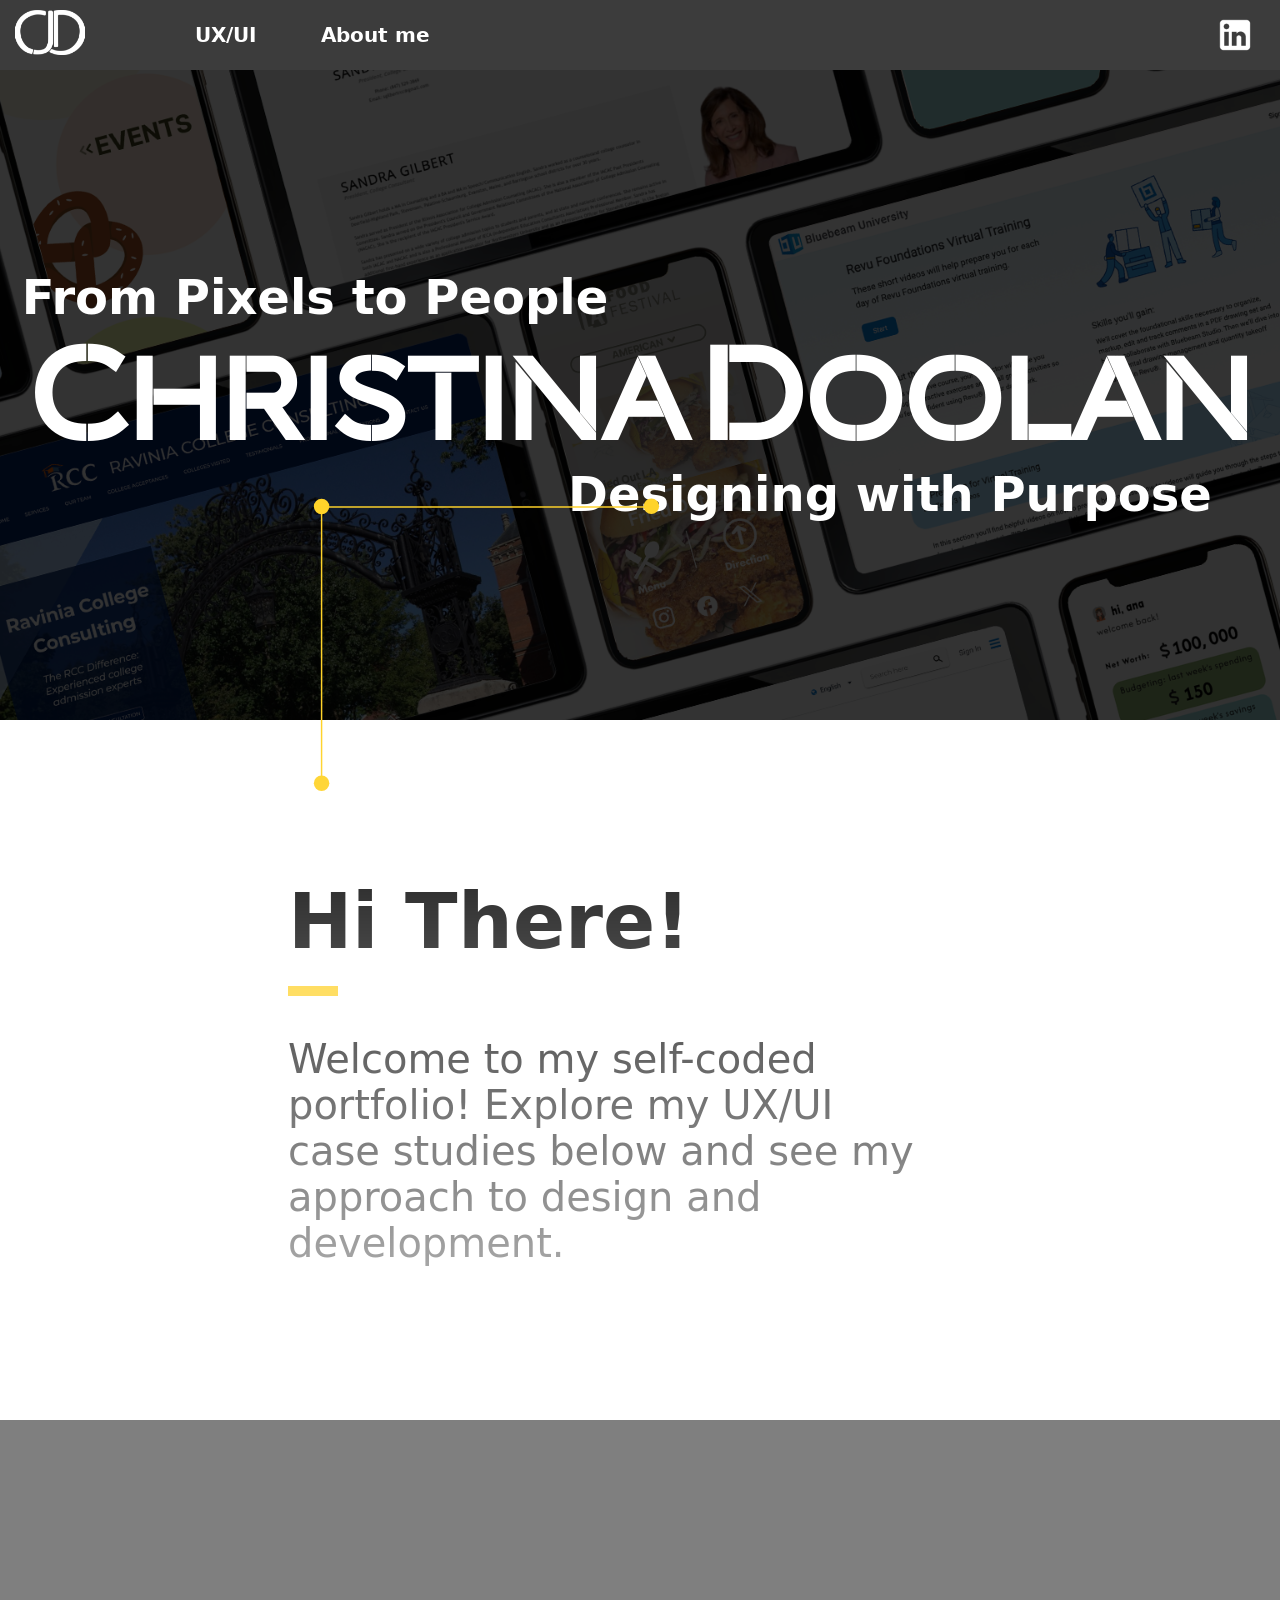
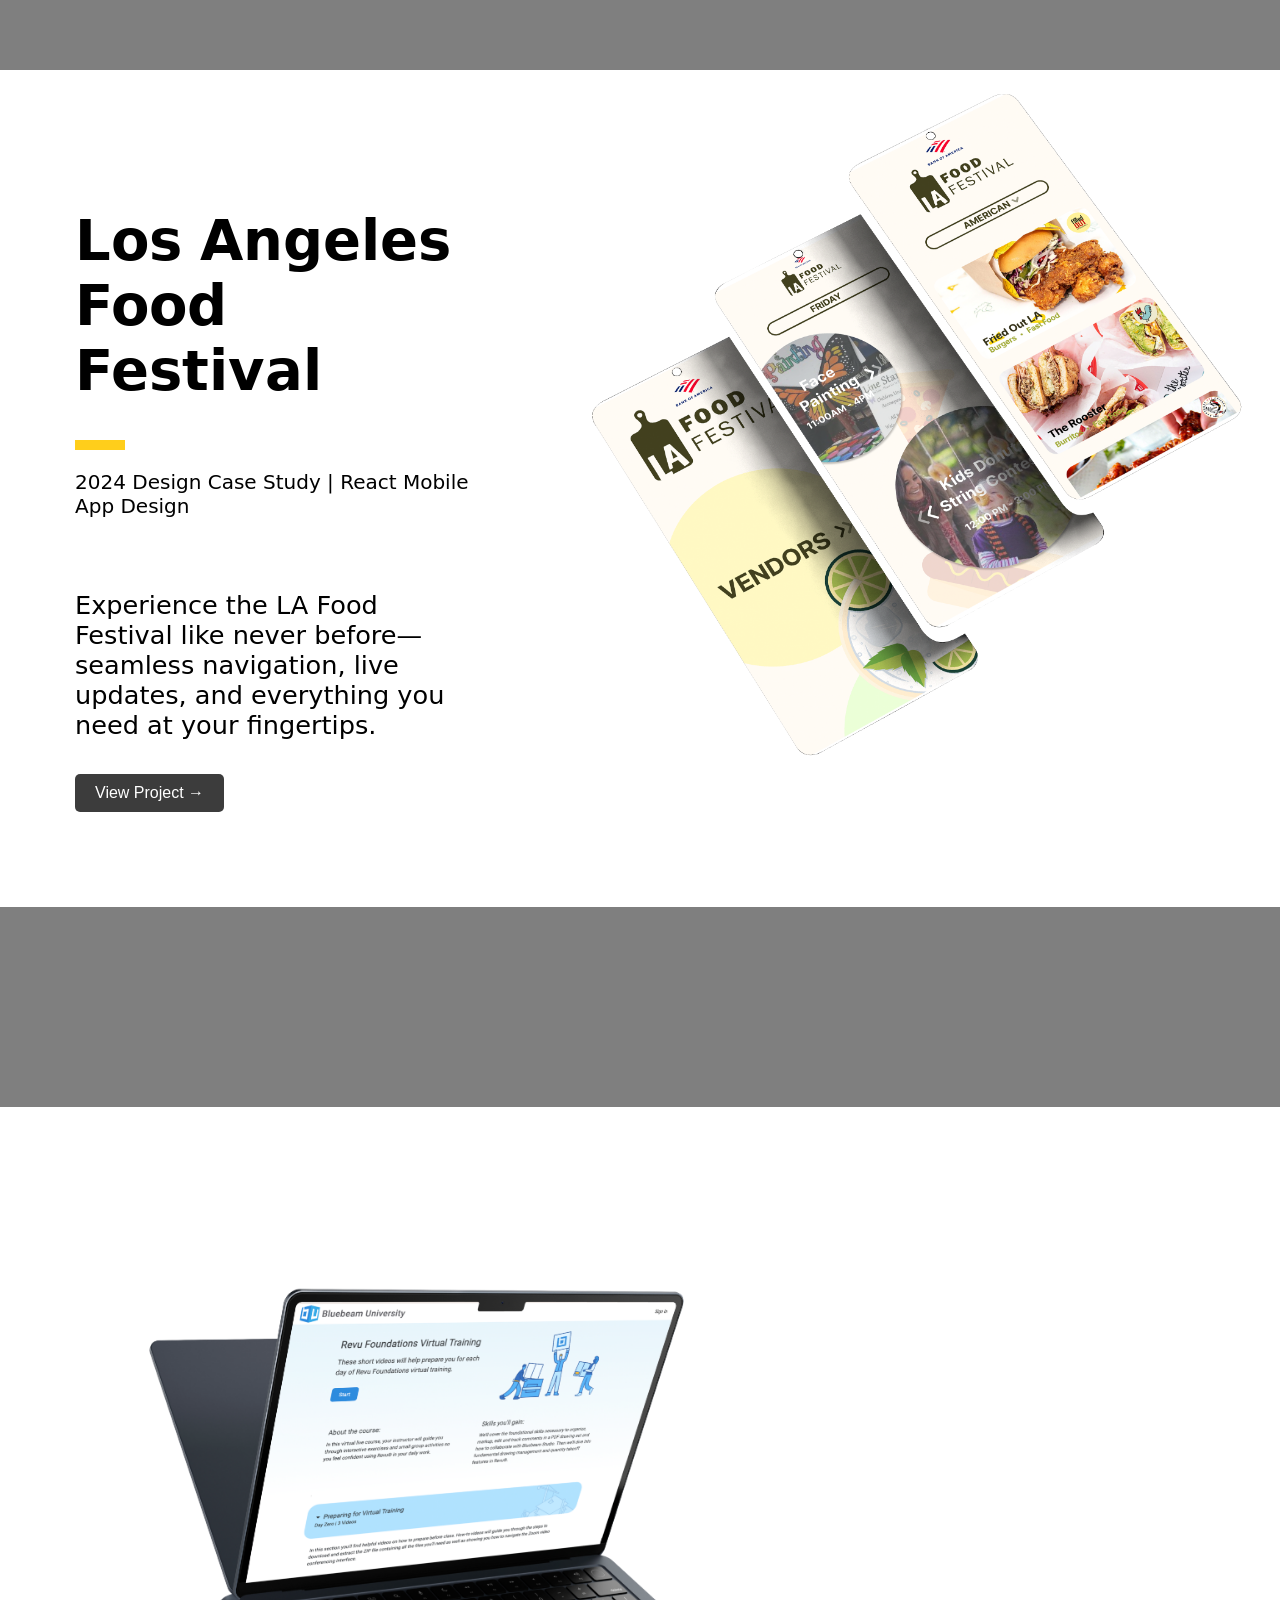
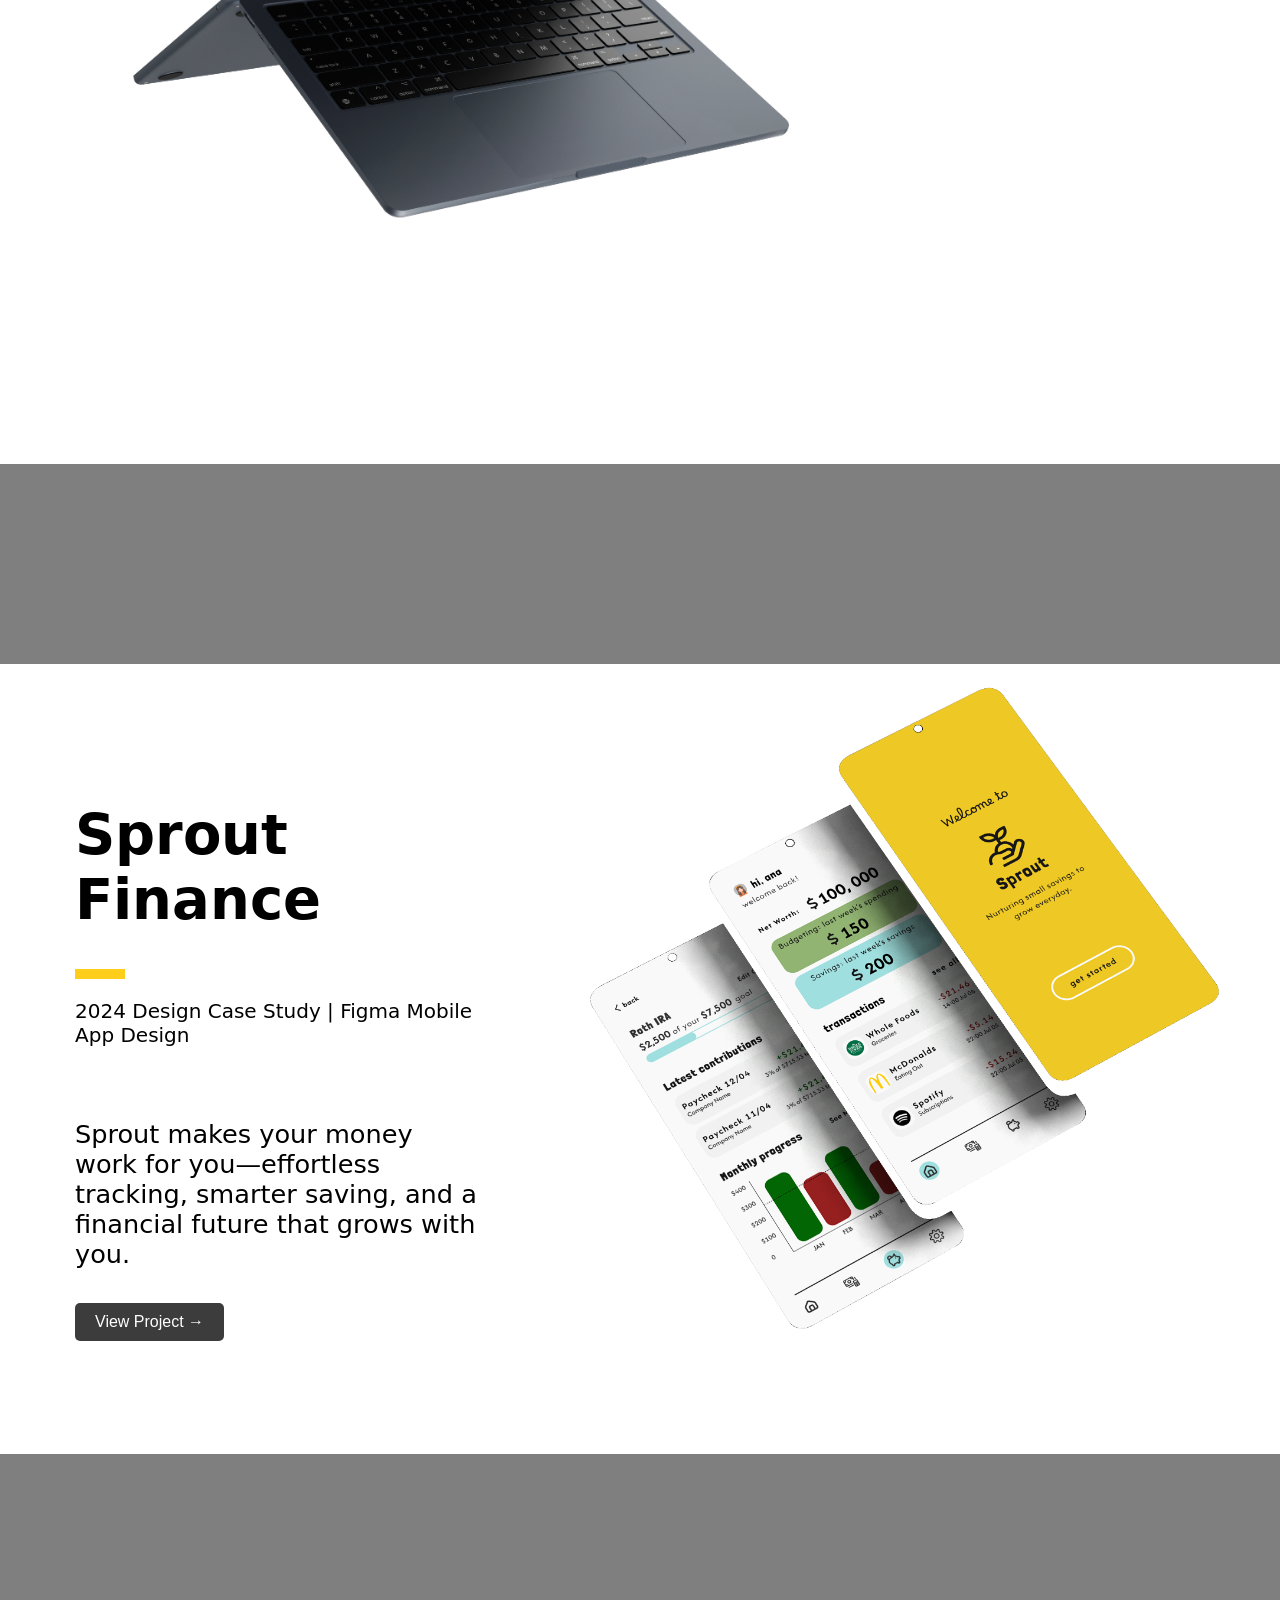
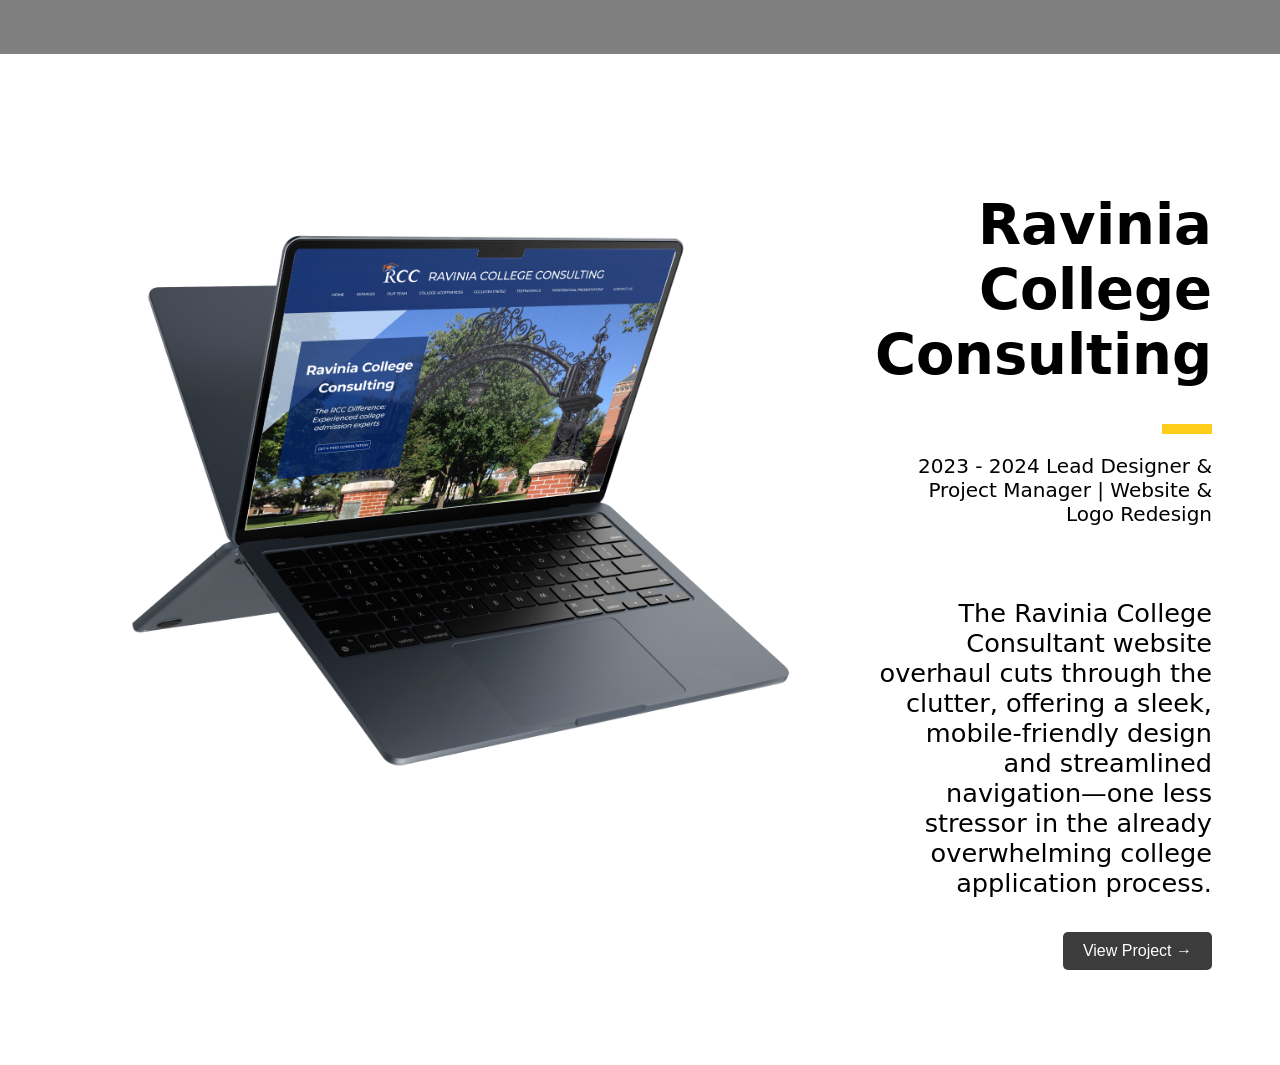
<file: index.html>
<!DOCTYPE html> 
<html> 
<head>
    <title>
    Home
    </title>

     <meta name="viewport" content="width=device-width, initial-scale=1.0">

<link rel= "stylesheet" href= "shared.css">

<style>


    @font-face {
        font-family: 'Darbots';
        src: url('assets/fonts/Darbots-Regular.ttf') format('opentype');
        font-weight: normal;
    }

/* top section */
    .hero-section {
        position: relative;
        background-image: url('assets/img/allPattern.png'); 
        background-size: cover;
        background-position: center;
        height: 650px; 
        width: 100%;
        background-attachment: fixed; /* Makes background stay in place */
        display: flex;
        align-items: center;
        justify-content: center;
        color: white;
        text-align: center;
          

    }
    .hero-section::before {
        content: "";
        position: absolute;
        top: 0;
        left: 0;
        width: 100%;
        height: 650px;
        background: rgba(0, 0, 0, 0.8); /* Adjust opacity for better readability */
    }

    .hero-content {
        position: relative; /* Keeps text above overlay */
        z-index: 1;
    }
   /* #pixels {
        font-family: 'Pixeloid', sans-serif;
        color: #ffd32a;
    }*/

    #name {
        margin: 0;
        font-family: 'Darbots', sans-serif;
         font-size: 8em;
         word-spacing: -20px;
    }
    #quoteOne {
        margin-left: -650px;
        margin-bottom: 0px;
        font-size: 3em;
    }
    #quoteTwo {
        margin-left: 500px;
        margin-top: 0px;
        font-size: 3em;
    }
    #stringImg{
        width: 400px;
    }

    #string{
        position: absolute;
  
        left: 50%;
        transform: translateX(-55%);
        z-index: 5;
        
        margin-top: -240px;
        pointer-events: none;


        /* Initial Opacity Gradient */
        mask-image: linear-gradient(to bottom, rgba(0, 0, 0, 1) 0%, 
                                                rgba(0, 0, 0, 0.3) 20%, 
                                                rgba(0, 0, 0, 0.1) 100%);
        -webkit-mask-image: linear-gradient(to bottom, rgba(0, 0, 0, 1) 0%, 
                                                        rgba(0, 0, 0, 0.3) 20%, 
                                                        rgba(0, 0, 0, 0.1) 100%);
        transition: opacity 0.5s ease; /* Smooth transition */
    }


/* case study section */
    .line, .lineRight {
    width: 50px;
    height: 10px;
    background-color: #ffce1b;
 
}
.lineRight {
     display: block;  /* Ensures it's treated as a block element */
    margin-left: auto;  /* Pushes it to the right */
}
    .yellow {
        color: coral;
    }
    #caseStudies {
  /*      margin-top: 100px;*/
        /*margin-left: 20px;*/
        font-family: 'AbangFashion', sans-serif;
        font-size: 6vw;
        margin-bottom: 20px;
    }
    #work {
        display: flex;
        flex-direction: column;
        align-items: center; 
        justify-content: center;
        text-align: center;
        width: 100%; /* Ensures it takes full width */
        margin-top: 700px;
    }
    
    
    .rightTwo {
        text-align: right;
        margin-right: 75px;
        margin-top:100px;
    }
    
  
    

   #backgroundSection, #backgroundSectionTwo, #backgroundSectionThree, #backgroundSectionFour {
    position: relative;
    background-size: cover;
    background-position: center;
    background-attachment: fixed;
    width: 100%;
}

#backgroundSection {
    height: 250px;
    background-image: url('assets/img/poster_final.png'); 
}

#backgroundSectionTwo {
    height: 200px;
    background-image: url('assets/img/bluebeamPattern.png'); 
}

#backgroundSectionThree {
    height: 200px;
    background-image: url('sprout/phonePattern.png'); 
}

#backgroundSectionFour {
    height: 200px;
    background-image: url('ravinia/raviniaPattern.png'); 
}

/* Add overlay effect */
#backgroundSection::before,
#backgroundSectionTwo::before,
#backgroundSectionThree::before,
#backgroundSectionFour::before {
    content: "";
    position: absolute;
    top: 0;
    left: 0;
    width: 100%;
    height: 100%; /* Make sure the overlay covers the entire section */
    background: rgba(0, 0, 0, 0.5); /* Apply opacity */
    z-index: 1; /* Ensure overlay is above the background image */
}

/* Content within the sections */
#backgroundSection, #backgroundSectionTwo, #backgroundSectionThree, #backgroundSectionFour {
    position: relative;
    z-index: 2; /* Ensure text/content appears above the overlay */
}



      

    
     
/* mobile phones */
    @media only screen and (max-width: 768px){
        
        .hero-section {
            background-size: cover !important; 
            background-position: center center !important;
            width: 100vw !important;
            height: 600px !important; 
        }
        .sectionHeader, .hero-section {
        background-size: contain !important;
        }
        #quoteOne, #quoteTwo {
            margin-left: 0px !important;
            font-size: 1.5em !important;
        }
        #name {
            font-size: 3em !important;
        }
        #stringImg { 
             display: none !important;
        }
        #string {
            position: static;
            transform: translateX(-0%);
            margin-top: 100px;
            margin-left: 25px;
            margin-right: 25px;
        }
        #work {
            margin-top: 100px;
        }
        .left, .rightTwo {
            margin: 25px;
        }
        
        h1 {
            font-size: 1.5em;
        }
        h4, h3 {
            font-size: 1em;
        }
        .twoSections {
        display: contents !important;
        }

        .halfImg {
            width: 100%;
        }
        .scbutton {
            width: 80vw !important;
            height: 75px !important;
        }
        .button-group {
            display: block !important;
        }
    }

@keyframes fadeInDown {
    from {
        opacity: 0;
        transform: translateY(-30px);
    }
    to {
        opacity: 1;
        transform: translateY(0);
    }
}

#quoteOne {
    opacity: 0;
    animation: fadeInDown .8s ease-out forwards;
     animation-delay: .3s; /* Starts after the first one */
}

#name {
    opacity: 0;
    animation: fadeInDown 1.5s ease-out forwards;
    animation-delay: .7s; /* Starts after the first one */
}

#quoteTwo {
    opacity: 0;
    animation: fadeInDown .8s ease-out forwards;
    animation-delay: 1.2s; /* Starts after the second one */
}



@keyframes slideInLeft {
    from {
        opacity: 0;
        transform: translateX(-50px);
    }
    to {
        opacity: 1;
        transform: translateX(0);
    }
}

.slide-from-left {
    opacity: 0;
    transform: translateX(-50px);
    transition: opacity 1s ease-out, transform 1s ease-out;
}
/* Delay the .lineRight animation */
.lineLeft {
    opacity: 0;
    transform: translateX(-50px);
    transition: opacity 1s ease-out 0.25s, transform 1s ease-out 0.25s;
}
.line {
    opacity: 0;
    transform: translateX(-50px);
    transition: opacity 0s ease-out 0.25s, transform 0s ease-out 0.25s;
}



/* Ensure all elements start hidden and animate in */
.show {
    opacity: 1 !important;
    transform: translateX(0) !important;
}

@keyframes slideInRight {
    from {
        opacity: 0;
        transform: translateX(50px);
    }
    to {
        opacity: 1;
        transform: translateX(0);
    }
}

.slide-from-right {
    opacity: 0;
    transform: translateX(50px);
    transition: opacity 1s ease-out, transform 1s ease-out;
}

/* Delay the .lineRight animation */
.lineRight {
    opacity: 0;
    transform: translateX(50px);
    transition: opacity 1s ease-out 0.25s, transform 1s ease-out 0.25s;
}

/* Show animation when in view */
.show {
    opacity: 1 !important;
    transform: translateX(0) !important;
}



    
</style>


</head>
<body>


<!-- navigation -->

<div id= "navbar">
        <a href= "index.html" >
        <img id="logo" src= "assets/img/personal_logo.svg" alt="CJD"> </a>
    
        <a href= "index.html#work">UX/UI </a>
        
        <a href= "resume.html">About me</a>
        <div id="linkedIn">
            <a href= "https://www.linkedin.com/in/christina-doolan-36b1a224a/" target =_blank>
                <img id="linked" src= "assets/img/linkedin.png" alt= "linkedin">
            </a>
        </div>
    </div> <!-- nav bar -->



<!-- Hero section -->

    <section class="hero-section">
        <div class="hero-content">
            <h2 id="quoteOne">From Pixels to People </h2>
            <h1 id="name"> Christina Doolan </h1>
            <h2 id="quoteTwo"> Designing with Purpose</h2>
            
            
        </div>
    </section> <!-- hero section -->



<!-- intro section  -->

 <div id="string">
        <img id="stringImg" alt="" src="assets/img/string.svg">

         <h2 id="caseStudies" class="slide-from-left"> Hi There! </h2>
<div class="line slide-from-left"></div>
<h3 class="slide-from-left"> Welcome to my self-coded portfolio! Explore my UX/UI case studies below and see my approach to design and development.</h3>

        
    </div>

    <script> 
        document.addEventListener("DOMContentLoaded", function () {
    const elements = document.querySelectorAll(".slide-from-left");

    const observer = new IntersectionObserver(entries => {
        entries.forEach(entry => {
            if (entry.isIntersecting) {
                entry.target.classList.add("show");
                observer.unobserve(entry.target); // Stop observing once revealed
            }
        });
    }, { threshold: 0.2 });

    elements.forEach(element => observer.observe(element));
});




        window.addEventListener("scroll", function () {
        const stringImage = document.getElementById("string");
        const scrollPosition = window.scrollY;
        const halfPage = window.innerHeight / 2;

        if (scrollPosition > halfPage) {
            stringImage.style.maskImage = "none";
            stringImage.style.webkitMaskImage = "none";
        } else {
            stringImage.style.maskImage = "linear-gradient(to bottom, rgba(0, 0, 0, 1) 0%, rgba(0, 0, 0, 1) 30%, rgba(0, 0, 0, 0.3) 100%)";
            stringImage.style.webkitMaskImage = "linear-gradient(to bottom, rgba(0, 0, 0, 1) 0%, rgba(0, 0, 0, 1) 30%, rgba(0, 0, 0, 0.3) 100%)";
        }
    });
    </script>




<!-- Case Studies section     -->

   <!--  <div id="string">
        

         <h2 id="caseStudies"> CASE STUDIES </h2>
         <h3> Welcome to my self-coded portfolio! Explore my UX/UI projects below and see my approach to design and development.</h3>
         <h3> The Art of <span class= 'yellow'>Design </span>, the Science of <span class= 'yellow'>Understanding </span>– Where Psychology Shapes Seamless Experiences. </h3>
    </div> -->





<div id="work">

    <div id="backgroundSection"></div>
       
   
    <div class="twoSections">
                
       <div class="left slide-from-left"> 
    <h1>Los Angeles Food Festival </h1> 

    <div class="line lineLeft"></div>

    <p> 2024 Design Case Study | React Mobile App Design</p><br> 
    <h4> Experience the LA Food Festival like never before—seamless navigation, live updates, and everything you need at your fingertips.</h4> 
    <form action="festival.html">
        <button class="scbutton" type="submit"> View Project → </button> 
    </form>
</div><!-- left side -->



        <div class="right">
            <img class="halfImg" src= "assets/img/festivalMain.png" alt="HomepageImage">
        </div> <!-- right side text -->

    </div> <!-- La Food Festival section -->





    <div id="backgroundSectionTwo"> </div>

    <div class="twoSections">
        <div class="left">
            <img class="halfImg" src= "assets/img/computer.png" alt="HomepageImage">
        </div> <!-- left side text -->
        
        <div class="rightTwo slide-from-right">
    <h1>Bluebeam Software Pre-Portal </h1> 
    <div class="lineRight"></div> <!-- The line animation will be delayed by 0.5s -->

    <p> 2024 UX/UI & Design Intern - Customer Enablement</p><br> 
    <h4> Reimagining Bluebeam’s Pre-portal training—where cluttered design meets its match. Smoother navigation, seamless branding, and an experience so intuitive, you’ll forget it was ever complicated.</h4> 
    <form action="bluebeam.html">
        <button class="scbutton" type="submit"> View Project → </button> 
    </form>
</div><!-- right side -->


        <script>
            document.addEventListener("DOMContentLoaded", function () {
    const elements = document.querySelectorAll(".slide-from-left, .slide-from-right, .line, .lineRight");

    const observer = new IntersectionObserver(entries => {
        entries.forEach(entry => {
            if (entry.isIntersecting) {
                if (entry.target.classList.contains("line") || entry.target.classList.contains("lineRight")) {
                    setTimeout(() => {
                        entry.target.classList.add("show");
                    }, 500); // 0.5-second delay for lines
                } else {
                    entry.target.classList.add("show");
                }
                observer.unobserve(entry.target); // Stops observing after animating
            }
        });
    }, { threshold: 0.2 });

    elements.forEach(element => observer.observe(element));
});

</script>
                
    </div> <!-- Bluebeam section -->
   




    <div id="backgroundSectionThree"> </div>

    <div class="twoSections">
                
        <div class="left slide-from-left">
            <h1>Sprout Finance </h1> 
             <div class="line lineLeft"></div>
            <p> 2024 Design Case Study |  Figma Mobile App Design</p><br> 
            <h4> Sprout makes your money work for you—effortless tracking, smarter saving, and a financial future that grows with you.</h4> 
            <form action="sprout.html">
                <button class="scbutton" type="submit"> View Project → </button> 
            </form>      
        </div><!-- left side -->
                

        <div class="right">
            <img class="halfImg" src= "assets/img/sproutMain.png" alt="HomepageImage">
        </div> <!-- right side text -->
    
    </div> <!-- Sprout section -->

    

    <div id="backgroundSectionFour"> </div>

    <div class="twoSections">
        <div class="left">
            <img class="halfImg" src= "assets/img/raviniaMain.png" alt="HomepageImage">
        </div> <!-- left side text -->
        
        <div class="rightTwo slide-from-right">
            <h1>Ravinia College Consulting</h1> 
             <div class="lineRight"></div>
            <p> 2023 - 2024 Lead Designer & Project Manager |  Website & Logo Redesign</p><br> 
            <h4> The Ravinia College Consultant website overhaul cuts through the clutter, offering a sleek, mobile-friendly design and streamlined navigation—one less stressor in the already overwhelming college application process.</h4>
                <form action="ravinia.html">
                <button class="scbutton" type="submit"> View Project → </button> 
            </form> 
        </div><!-- right side -->
                
    </div> <!-- Ravinia section -->


</div>










    

</body> 
</html>
</file>
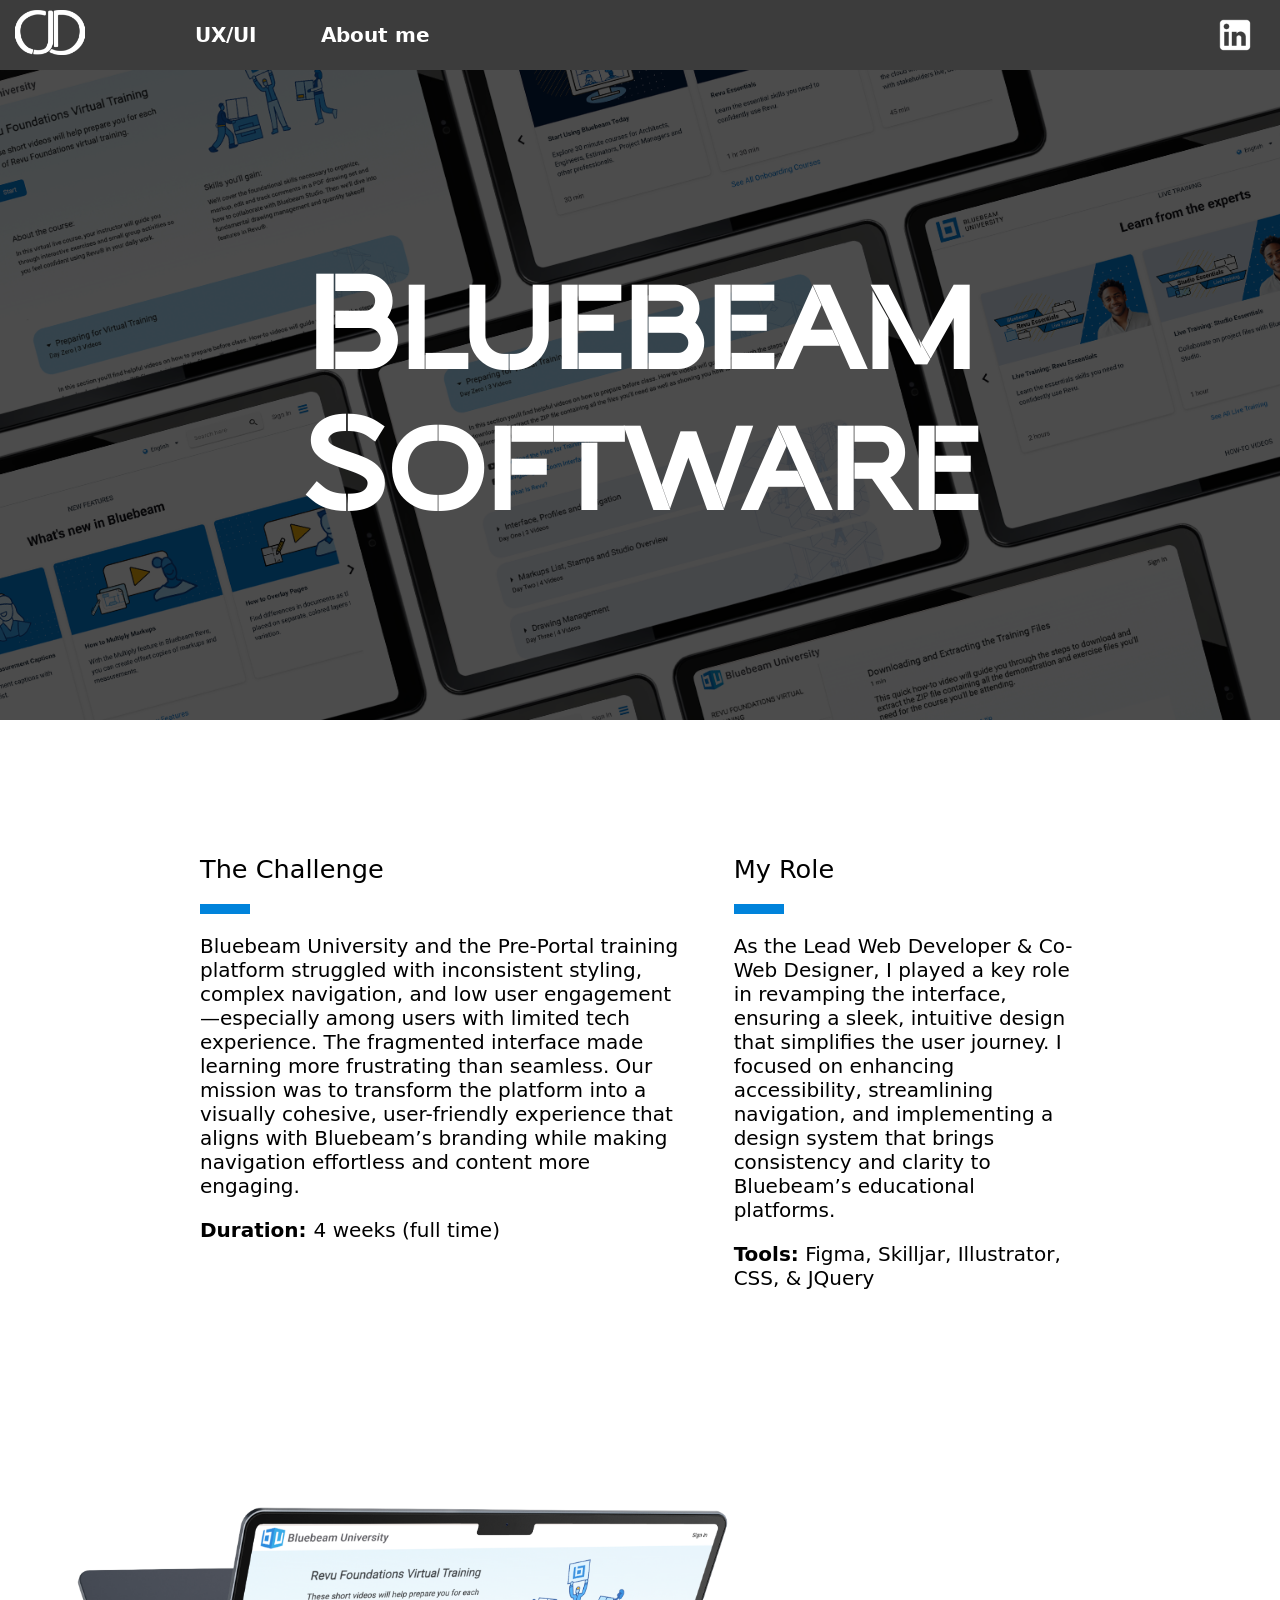
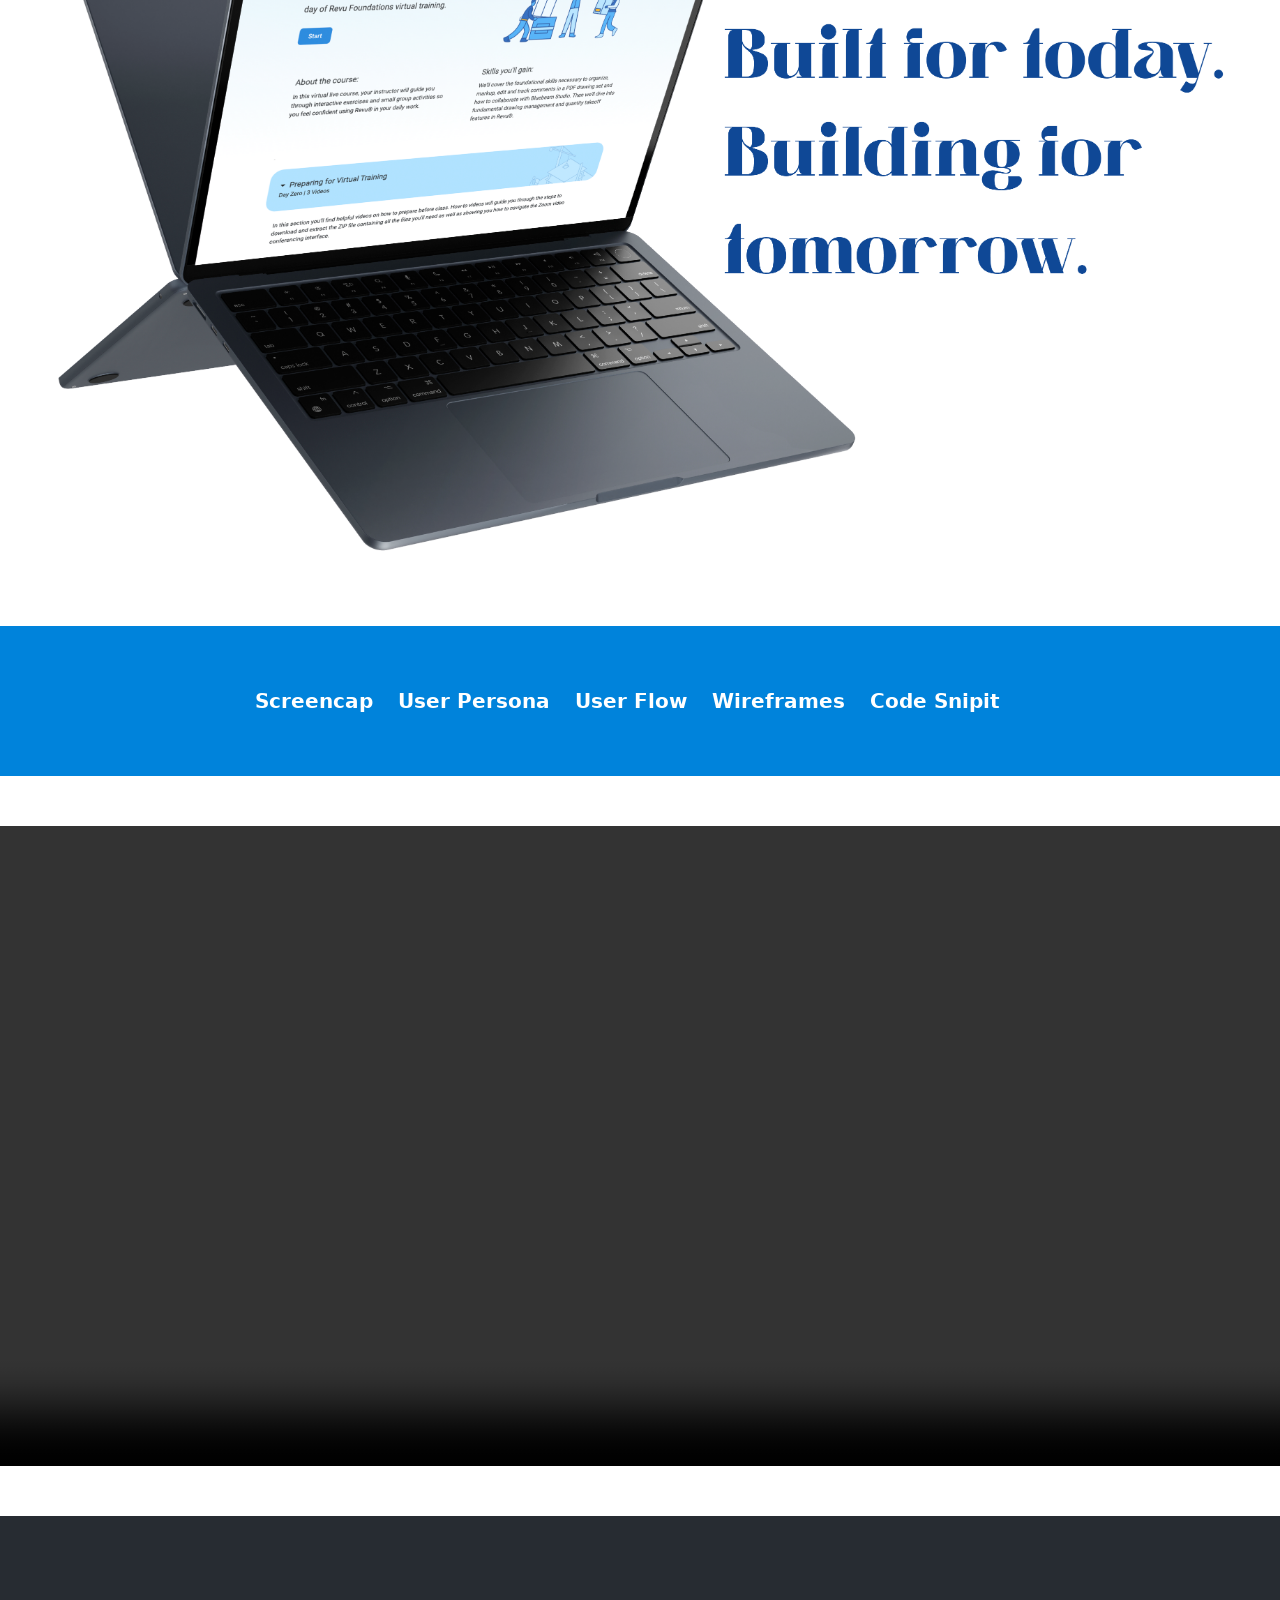
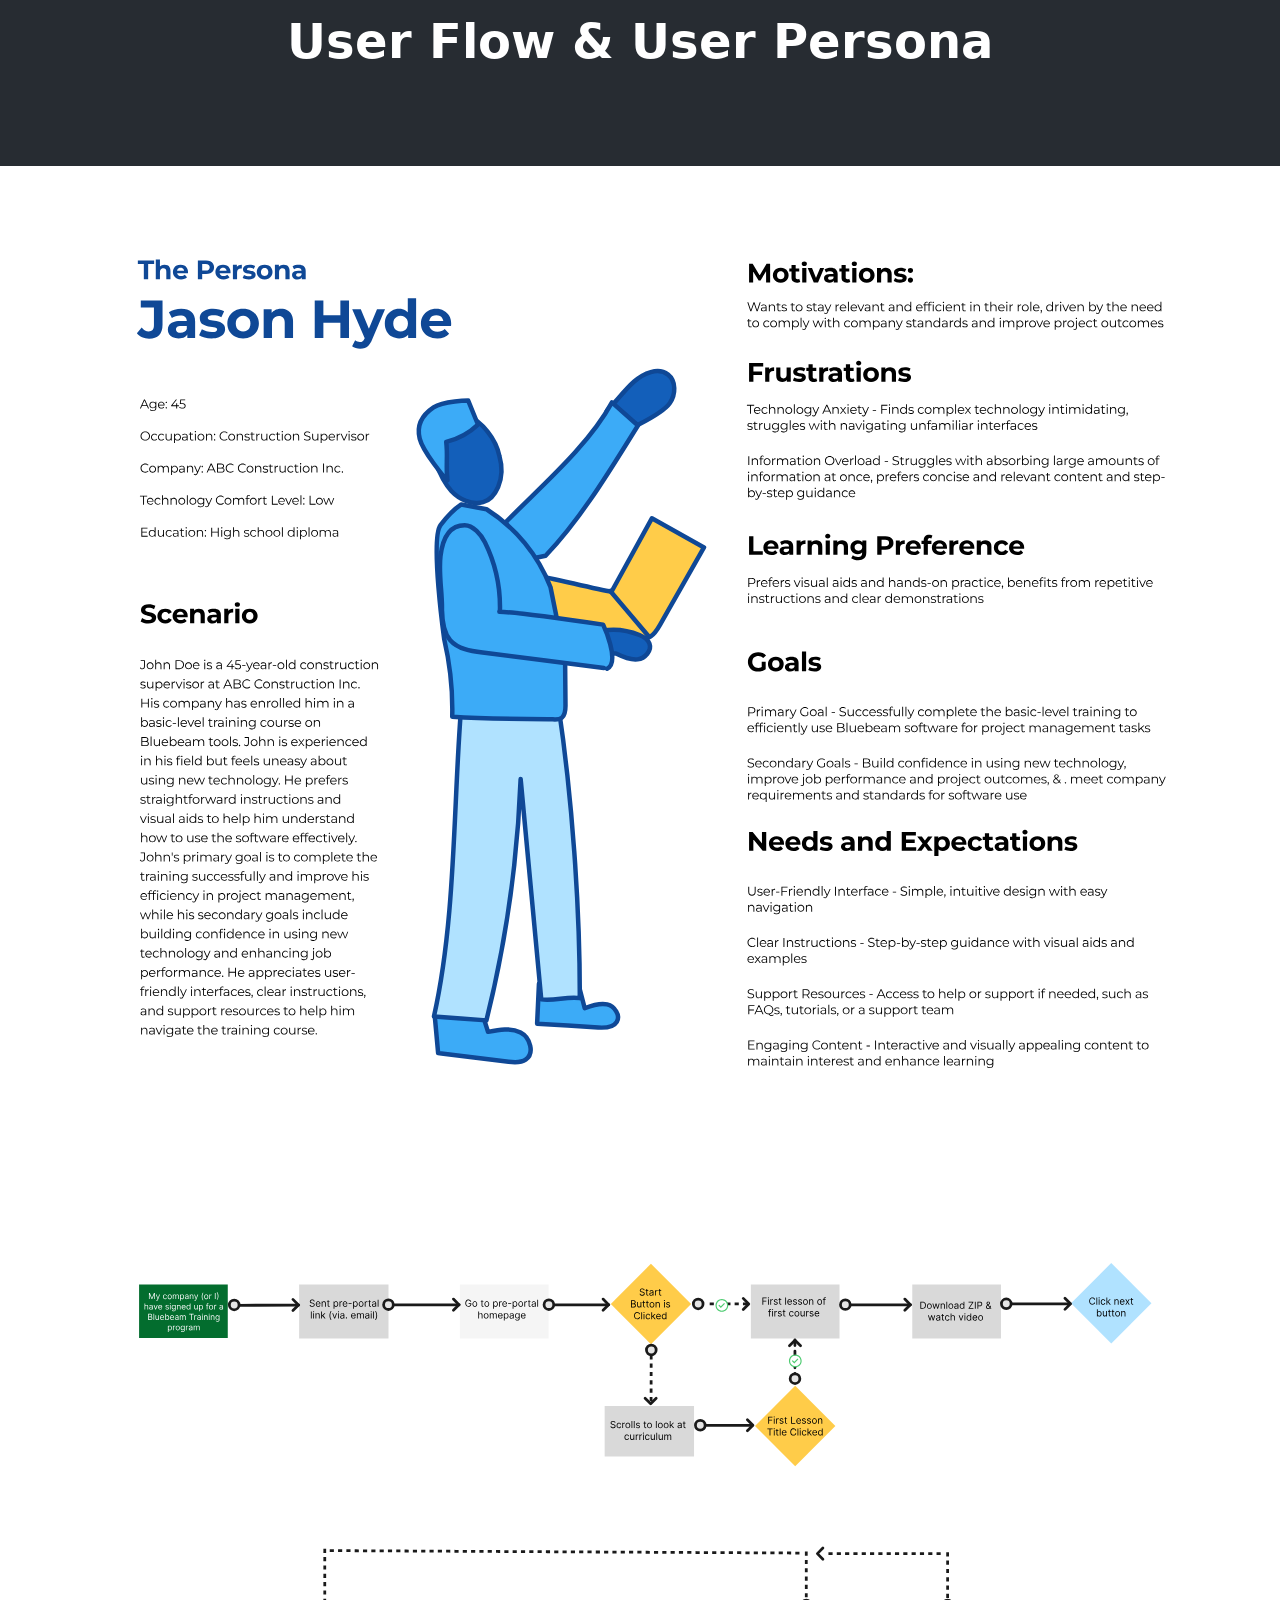
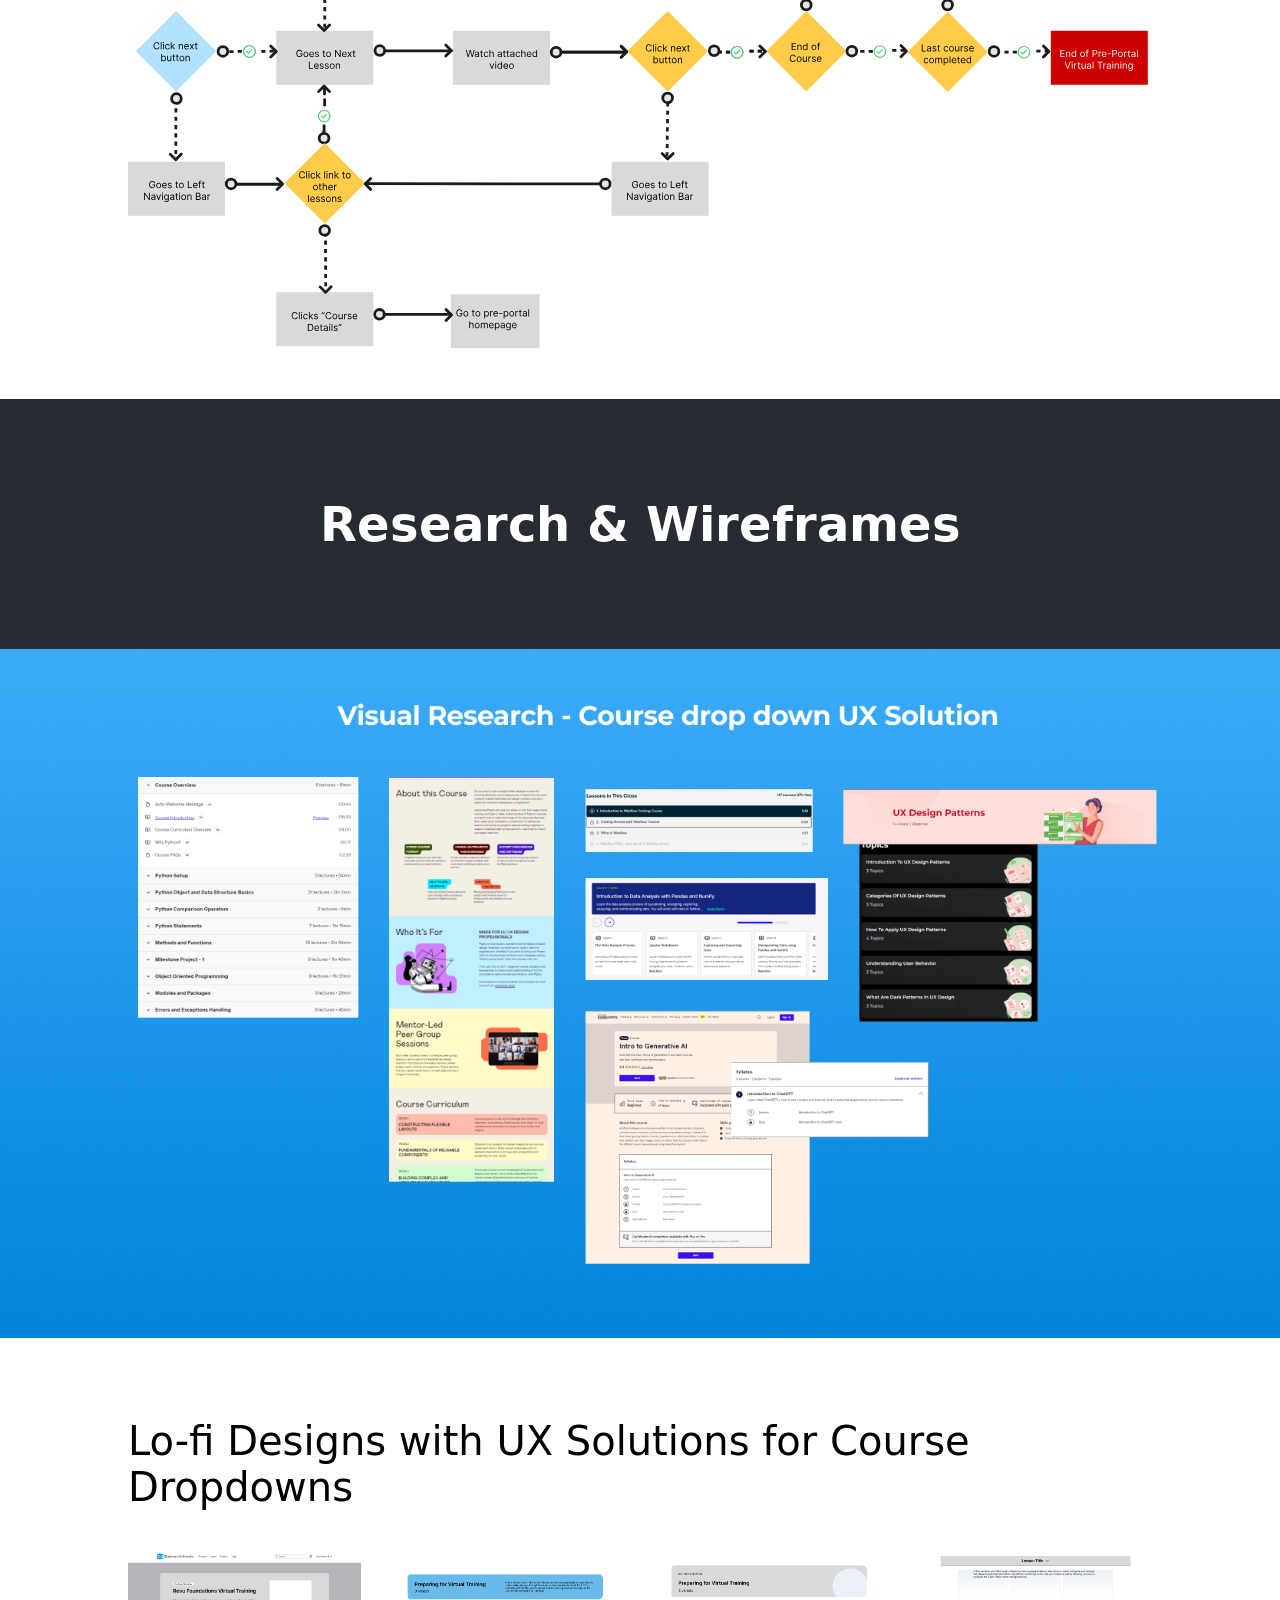
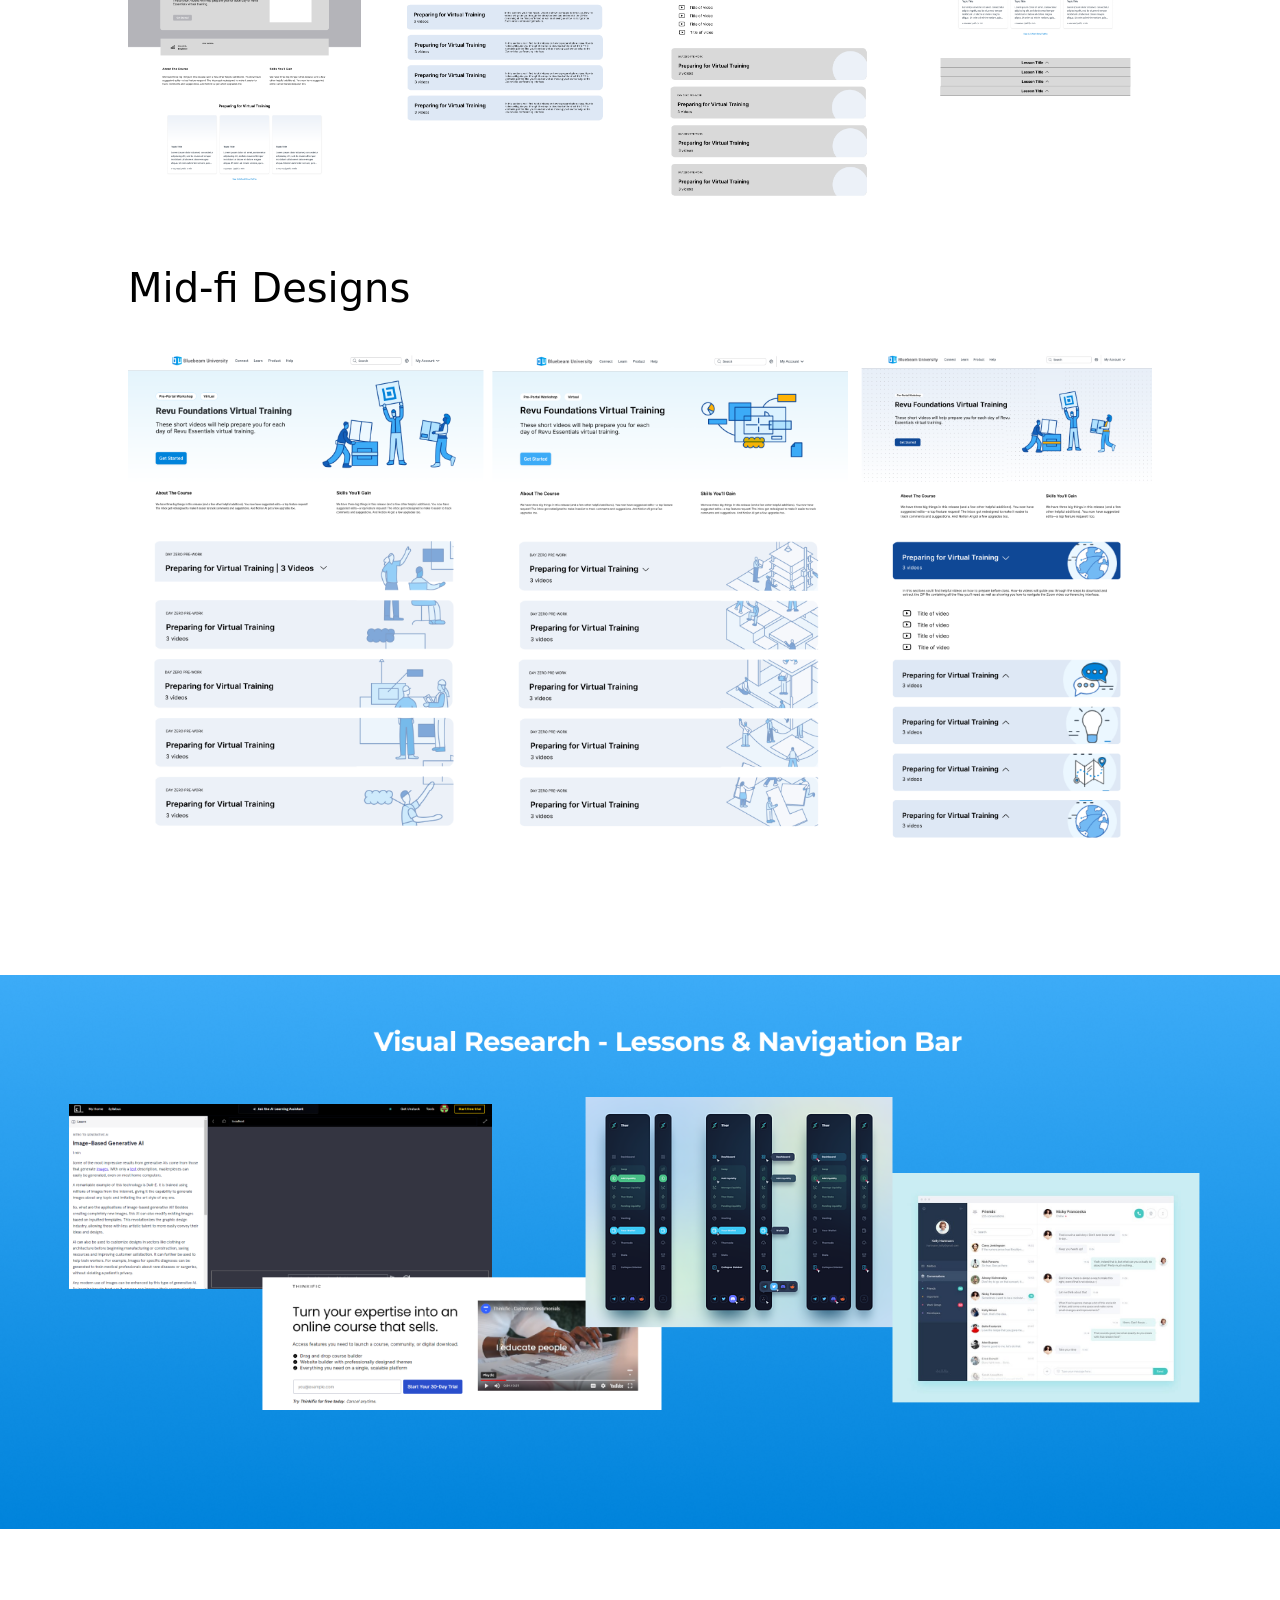
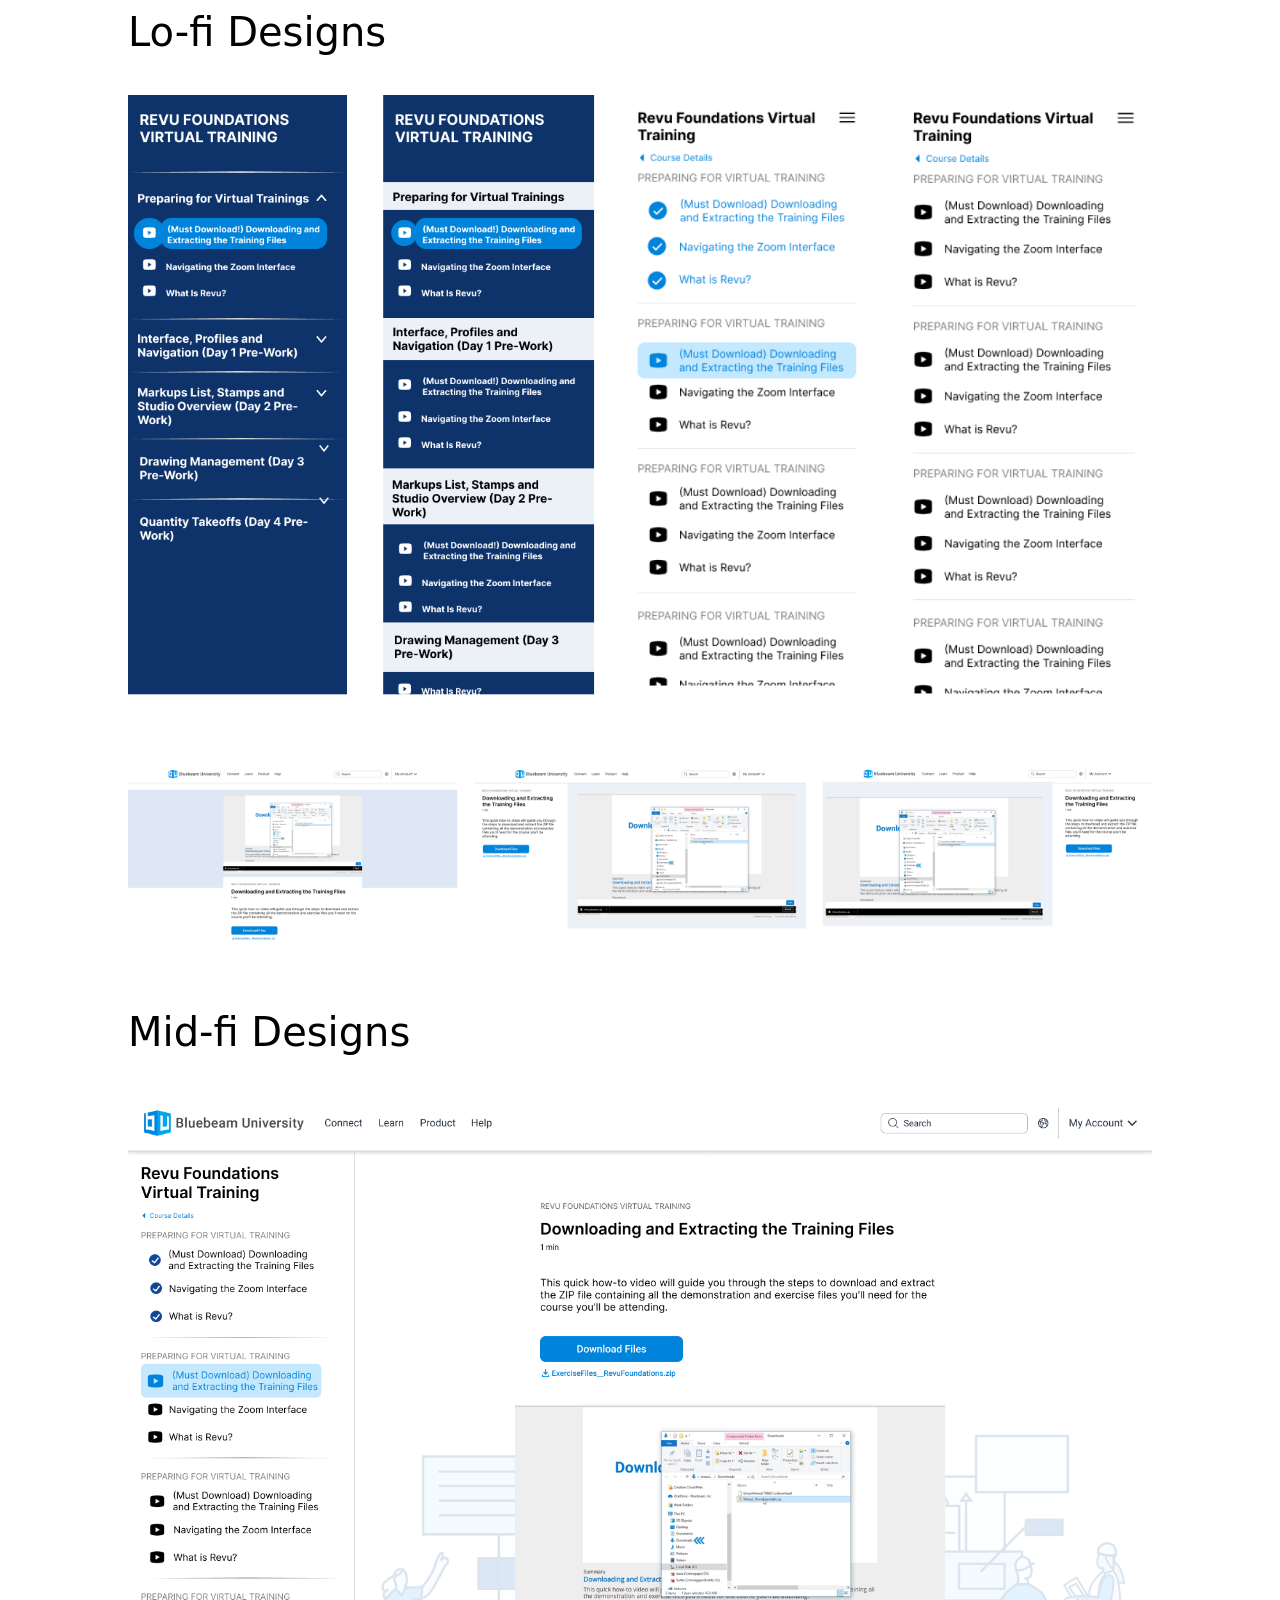
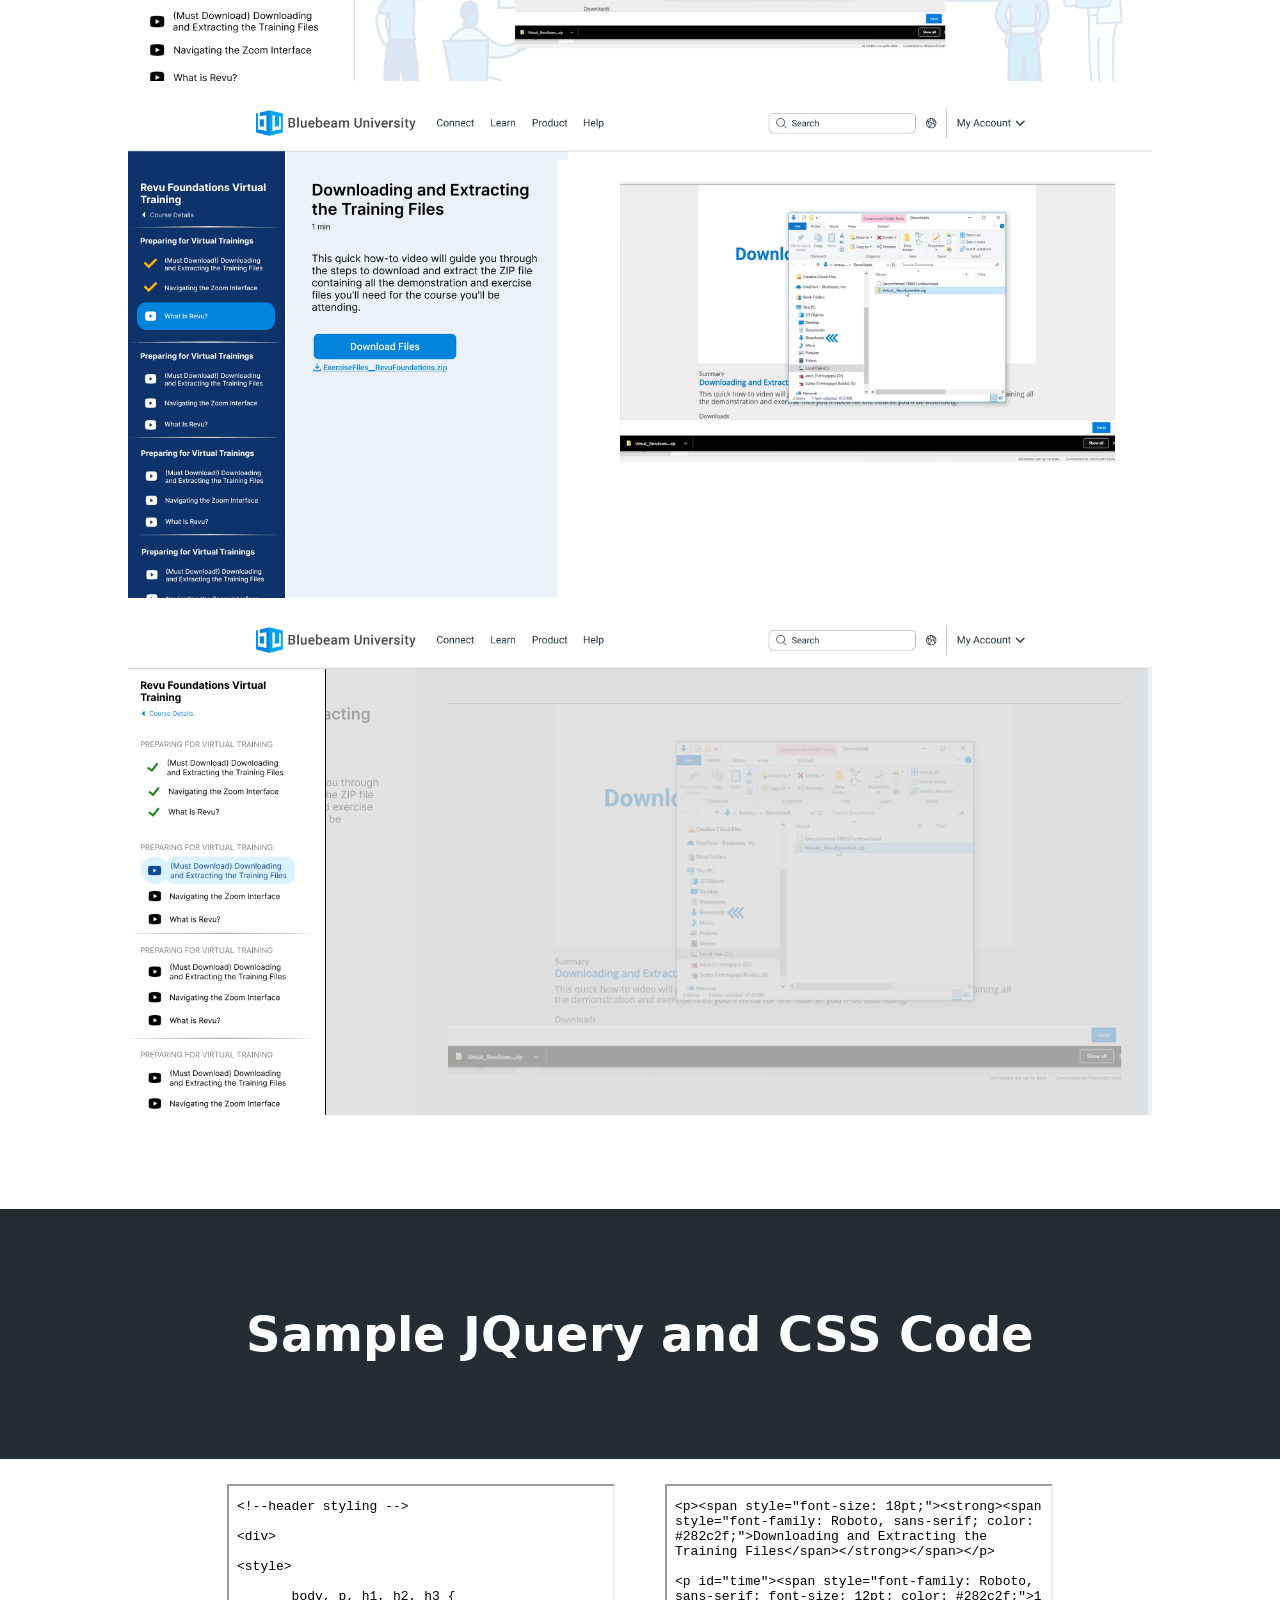
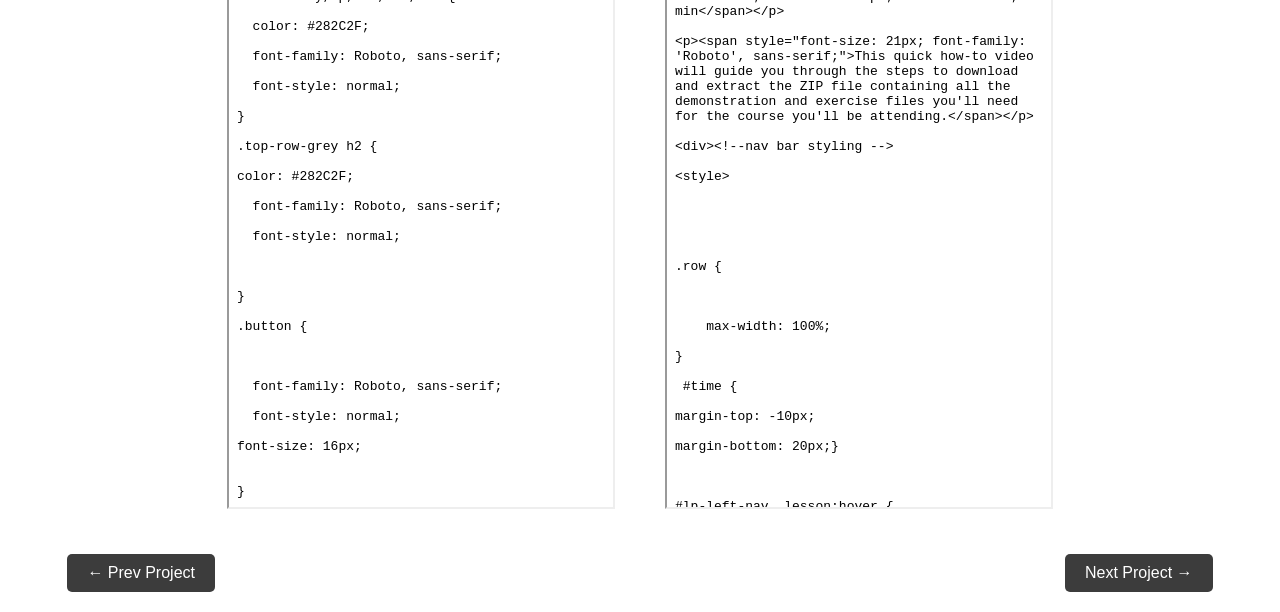
<file: bluebeam.html>
<!DOCTYPE html> 
<html> 
<head>
    <title>
Bluebeam
    </title>

    <meta name="viewport" content="width=device-width, initial-scale=1.0">
     
<link rel= "stylesheet" href= "shared.css">

<style>

/* top section */
    .hero-section {
        position: relative;
        background-image: url('bluebeam/bluebeamPattern.png'); 
        background-size: cover;
        background-position: center;
        height: 650px; 
        width: 100%;
        background-attachment: fixed; /* Makes background stay in place */
        display: flex;
        align-items: center;
        justify-content: center;
        color: white;
        text-align: center;
    }
      

/*Two sections (role and challenege)   */

    .left {
        text-align: left;
        margin-left: 200px;
        margin-right:50px;
        margin-top:100px;
    }
    .right {
        text-align: left;
        margin-right: 200px;
        margin-top:100px;
    }
    h4 {
        margin-bottom: 20px;
    }
    h2 {
        font-family: 'AbangFashion', sans-serif;
    }
    .line {
        width: 0;
        height: 10px;
        background-color: #0083DB;
        animation: expand 1.5s ease-out forwards;
        animation-delay: 0.6s; /* Delay ensures smooth appearance */
    }

    @keyframes expand {
        from {
            width: 0;
        }
        to {
            width: 50px;
        }
    }


/*prototype image*/
    #heroImg {
        width:100vw;

    }


/*process steps*/


    #strip {
        background-color: #0083DB;
    }
     #strip a:hover {
            color: #0083DB;
    }
    .tag {
        margin: 20px;
    }
    #banner {
        margin-top: -75px;
    }

    .sectionHeader {
        position: relative; /* Add this to make ::before position relative to this element */
        background-image: url('bluebeam/bluePattern.png'); 
        display: flex;
        align-items: center;
        justify-content: center;
        background-size: cover;
        background-position: center;
        width: 100%;
        height: 250px; /* Ensure the height matches the overlay */
        background-attachment: fixed;
        color: white;
        z-index: 0; /* Ensure it stays below content */
        overflow: hidden; /* Prevents any content from overlapping unexpectedly */
    }

    .sectionHeader::before {
        content: "";
        position: absolute;
        top: 0;
        left: 0;
        width: 100%;
        height: 100%; /* Match the section height */
        background: rgba(0, 0, 0, 0.8); /* Overlay effect */
        z-index: -1; /* Moves it behind the text */
    }
    .researchImg {
            max-width: 100%;
        height: auto;
        display: block;
        margin: 0 auto;
        }

    #updatedHome, #updatedLesson {
        width: 600px;
    }
     #bluebeamUserFlow {
        margin-bottom: 50px;
    }

/*button*/
   
    .scbutton:hover {
        background-color: #ffcc00;
    }



@media only screen and (max-width: 768px) {
    .button-group {
        display: flex !important;       /* Use flexbox to align the buttons */
        flex-direction: column;         /* Stack the buttons vertically */
        justify-content: center;        /* Center buttons vertically within the group */
        align-items: center;            /* Center buttons horizontally */
        gap: 15px;                       /* Adds margin between the buttons */
        margin-top: 20px;                /* Optional: Adds top margin for spacing */
    }

    .sc-button {
        width: 100%;                     /* Make buttons full-width (optional) */
        text-align: center;              /* Ensure button text is centered */
    }

    /* Remove absolute positioning for prev/next buttons on mobile */
    .prev, .next {
        position: static !important;     /* Reset absolute positioning */
        margin: 10px 0;                  /* Add margin for spacing between buttons */
    }
    h2 {
        text-align: center;  
    }
    .sectionHeader, .hero-section {
        background-size: contain !important;
    }
   
}

       
</style>


</head>


<body>

<!-- navigation -->

    <div id= "navbar">
        <a href= "index.html" >
        <img id="logo" src= "assets/img/personal_logo.svg" alt="CJD"> </a>
    
        <a href= "index.html#work">UX/UI </a>
        
        <a href= "resume.html">About me</a>
        <div id="linkedIn">
            <a href= "https://www.linkedin.com/in/christina-doolan-36b1a224a/" target =_blank>
            <img id="linked" src= "assets/img/linkedin.png" alt= "linkedin">
        </a>
        </div>
    </div> <!-- nav bar -->




<!-- Hero section -->

    <section class="hero-section">
        <div class="hero-content">
           
            <h1 id="name"> Bluebeam Software</h1>
            
            
            
        </div>
    </section> <!-- hero section -->



<!-- challenge and role section  -->

    <div class="twoSections">
                
        <div class="left">
            <h4> The Challenge </h4>
            <div class="line"></div>

            <script>
            document.addEventListener("DOMContentLoaded", function () {
                const line = document.querySelector(".line");
                
                const observer = new IntersectionObserver(entries => {
                    entries.forEach(entry => {
                        if (entry.isIntersecting) {
                            line.style.animation = "expand 1.5s ease-out forwards";
                        }
                    });
                });

                observer.observe(line);
            });
            </script>


            <p >Bluebeam University and the Pre-Portal training platform struggled with inconsistent styling, complex navigation, and low user engagement—especially among users with limited tech experience. The fragmented interface made learning more frustrating than seamless. Our mission was to transform the platform into a visually cohesive, user-friendly experience that aligns with Bluebeam’s branding while making navigation effortless and content more engaging.</p> 

            

            <p> 
            <strong>Duration: </strong>4 weeks (full time)</p>
           
        </div> <!-- leftsection of home screen -->



        <div class="right">
            <h4> My Role </h4>
            <div class="line"></div>
            <p> As the Lead Web Developer & Co-Web Designer, I played a key role in revamping the interface, ensuring a sleek, intuitive design that simplifies the user journey. I focused on enhancing accessibility, streamlining navigation, and implementing a design system that brings consistency and clarity to Bluebeam’s educational platforms.</p>

            <p> <strong>Tools:</strong> Figma, Skilljar, Illustrator, CSS, & JQuery </p>
        </div> <!-- end of role and challenges section  -->

    </div> <!-- La Food Festival section -->

   


<!-- hero image section -->
    <img id="heroImg" src = "bluebeam/bluebeamMain.png">



<!-- process section -->
<!-- nav strip -->

    <div id="strip">
        <a href="bluebeam.html#screen">Screencap</a>
        <a href="bluebeam.html#bluebeamUserPersona">User Persona</a>
        <a href="bluebeam.html#bluebeamUserFlow">User Flow</a>
        
        <!-- <a href="bluebeam.html#bluebeamUXProblems">UX/UI Problems and Solutions</a> -->
        <a href="bluebeam.html#bluebeamWireframes">Wireframes</a>
        <a href="bluebeam.html#bluebeamCode">Code Snipit</a>
    </div>


<!-- screen cap -->
    <video id= "screen" class="screencap" autoplay muted loop controls>
            <source src="bluebeam/screenCapBluebeam.mp4" type="video/mp4">
            Your browser does not support the video tag.
    </video>




<!-- user flow and user persona -->

    <div class=sec3 id="bluebeamSec3">
        <div class=sectionHeader>
            <h2> User Flow & User Persona </h2>
        </div>
        <div>
            <img class="userPersona" id="bluebeamUserPersona" src="bluebeam/bluebeamUserPersona.svg" alt="face image">
        </div> <!-- end of user flows and personas section -->
        <div class="userFlow" id="bluebeamUserFlow">
            <img id="userFlowImage" class="userFlowImg" src="bluebeam/bluebeamUserFlow.svg" alt="User Flow Image">
        </div>
    </div> <!-- end of user flows and personas section -->
    

  
<!-- wireframes section -->
    <div class=sec5 id="bluebeamWireframes">
        <div class=sectionHeader>
            <h2> Research & Wireframes </h2>
        </div>
        <img class="researchImg" src="bluebeam/bluebeamReseach1.png" alt="face image">
        <div class="secContent">
           <h3> Lo-fi Designs with UX Solutions for Course Dropdowns</h3>
            <div class="userFlow">
                <img class="wireframeImg" src="bluebeam/bluebeamLofi.png" alt="face image">
            </div>
            <h3> Mid-fi Designs </h3>
            <div class="userFlow">
                <img class="wireframeImg" src="bluebeam/bluebeamMidfi.png" alt="face image">
            </div>
        </div>

        <img class="researchImg" src="bluebeam/bluebeamReseach2.png" alt="face image">
   
        <div class="secContent">
            <h3> Lo-fi Designs </h3>
            <div class="userFlow">
                <img class="wireframeImg" src="bluebeam/bluebeamLofiNav.png" alt="face image">
                <img class="wireframeImg" src="bluebeam/bluebeamLofiLesson.png" alt="face image">
            </div>
            <h3> Mid-fi Designs </h3>
            <div class="userFlow">
                <img class="wireframeImg" src="bluebeam/bluebeamMidfiNav1.png" alt="face image">
                <img class="wireframeImg" src="bluebeam/bluebeamMidfiNav2.png" alt="face image">
                <img class="wireframeImg" src="bluebeam/bluebeamMidfiNav3.png" alt="face image">

            </div>
        </div>
  
    
    </div><!-- end of wireframes section -->
  

<!-- code sample section -->

    <div id="bluebeamCode">
        <div class="sectionHeader">
            <h2>Sample JQuery and CSS Code</h2>
        </div>
        <div class="code">
            <iframe class="codee" src="bluebeam/home_css_JQuery.txt"></iframe>
            <iframe class="codee" src="bluebeam/lesson_css_jquery.txt"></iframe>
        </div>
    </div>


<!-- next and previous buttons -->
   <div class="button-group">
        <div class="sc-button">
            <form action="festival.html">
            <button class="scbutton" type="submit"> ← Prev Project</button> 
            </form>
        </div>
        <div class="sc-button">
            <form action="sprout.html">
                <button class="scbutton" type="submit"> Next Project → </button> 
            </form>
        </div>
    </div>


</body> 
</html>
</file>
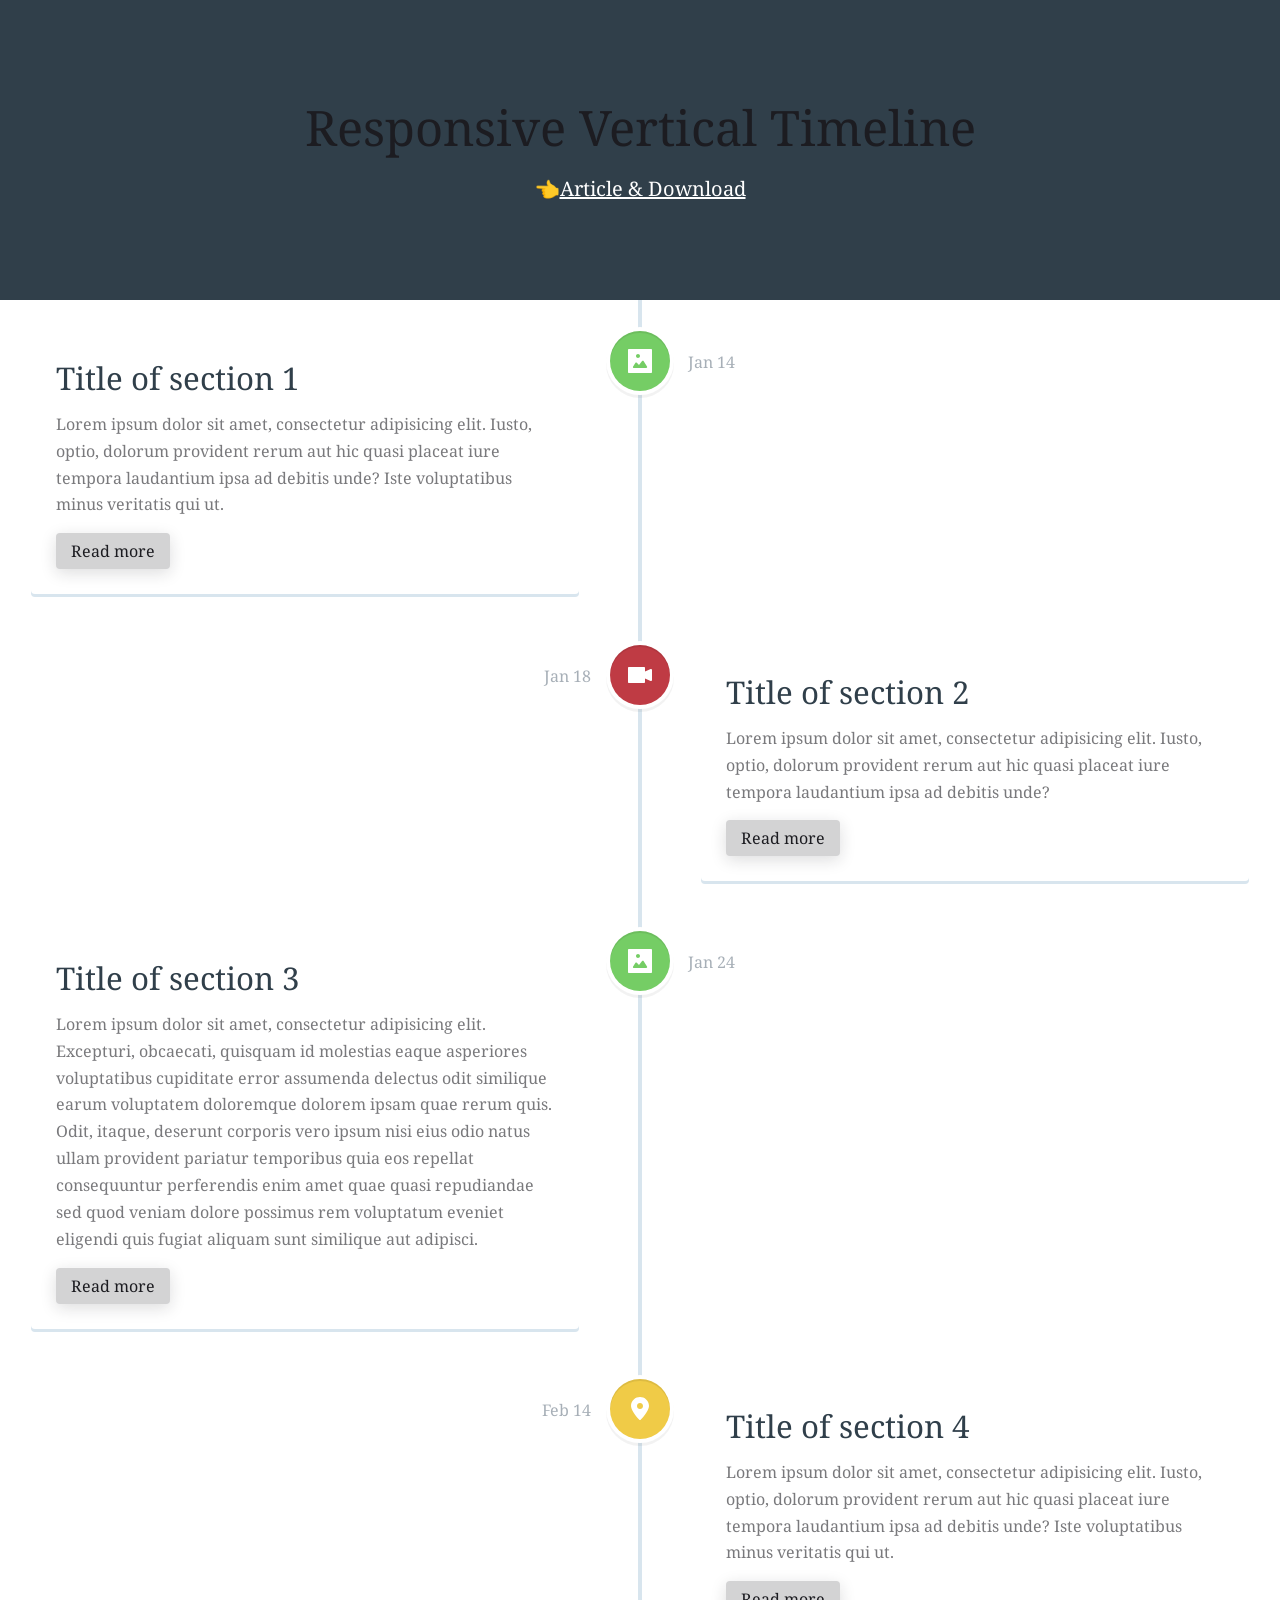
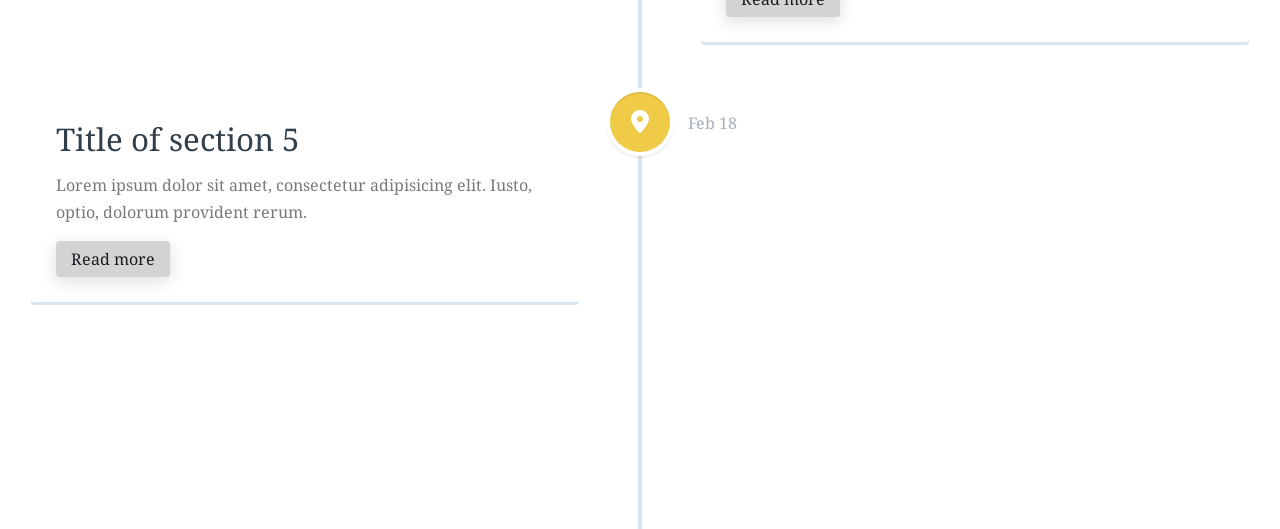
<file: example.html>
<!doctype html>
<html lang="en">
<head>
  <meta charset="UTF-8">
  <meta name="viewport" content="width=device-width, initial-scale=1">
  <script>document.getElementsByTagName("html")[0].className += " js";</script>
  <link rel="stylesheet" href="assets/css/style.css">
  <title>Responsive Vertical Timeline | CodyHouse</title>
</head>
<body>
	<header class="cd-main-header text-center flex flex-column flex-center">
    <h1>Responsive Vertical Timeline</h1>
    <p class="margin-top-sm">👈<a class="color-inherit" href="https://codyhouse.co/gem/vertical-timeline/">Article &amp; Download</a></p>
  </header>

  <section class="cd-timeline js-cd-timeline">
    <div class="container max-width-lg cd-timeline__container">
      <div class="cd-timeline__block">
        <div class="cd-timeline__img cd-timeline__img--picture">
          <img src="assets/img/cd-icon-picture.svg" alt="Picture">
        </div> <!-- cd-timeline__img -->

        <div class="cd-timeline__content text-component">
          <h2>Title of section 1</h2>
          <p class="color-contrast-medium">Lorem ipsum dolor sit amet, consectetur adipisicing elit. Iusto, optio, dolorum provident rerum aut hic quasi placeat iure tempora laudantium ipsa ad debitis unde? Iste voluptatibus minus veritatis qui ut.</p>

          <div class="flex justify-between items-center">
            <span class="cd-timeline__date">Jan 14</span>
            <a href="#0" class="btn btn--subtle">Read more</a>
          </div>
        </div> <!-- cd-timeline__content -->
      </div> <!-- cd-timeline__block -->

      <div class="cd-timeline__block">
        <div class="cd-timeline__img cd-timeline__img--movie">
          <img src="assets/img/cd-icon-movie.svg" alt="Movie">
        </div> <!-- cd-timeline__img -->

        <div class="cd-timeline__content text-component">
          <h2>Title of section 2</h2>
          <p class="color-contrast-medium">Lorem ipsum dolor sit amet, consectetur adipisicing elit. Iusto, optio, dolorum provident rerum aut hic quasi placeat iure tempora laudantium ipsa ad debitis unde?</p>
          
          <div class="flex justify-between items-center">
            <span class="cd-timeline__date">Jan 18</span>
            <a href="#0" class="btn btn--subtle">Read more</a>
          </div>
        </div> <!-- cd-timeline__content -->
      </div> <!-- cd-timeline__block -->

      <div class="cd-timeline__block">
        <div class="cd-timeline__img cd-timeline__img--picture">
          <img src="assets/img/cd-icon-picture.svg" alt="Picture">
        </div> <!-- cd-timeline__img -->

        <div class="cd-timeline__content text-component">
          <h2>Title of section 3</h2>
          <p class="color-contrast-medium">Lorem ipsum dolor sit amet, consectetur adipisicing elit. Excepturi, obcaecati, quisquam id molestias eaque asperiores voluptatibus cupiditate error assumenda delectus odit similique earum voluptatem doloremque dolorem ipsam quae rerum quis. Odit, itaque, deserunt corporis vero ipsum nisi eius odio natus ullam provident pariatur temporibus quia eos repellat consequuntur perferendis enim amet quae quasi repudiandae sed quod veniam dolore possimus rem voluptatum eveniet eligendi quis fugiat aliquam sunt similique aut adipisci.</p>

          <div class="flex justify-between items-center">
            <span class="cd-timeline__date">Jan 24</span>
            <a href="#0" class="btn btn--subtle">Read more</a>
          </div>
        </div> <!-- cd-timeline__content -->
      </div> <!-- cd-timeline__block -->

      <div class="cd-timeline__block">
        <div class="cd-timeline__img cd-timeline__img--location">
          <img src="assets/img/cd-icon-location.svg" alt="Location">
        </div> <!-- cd-timeline__img -->

        <div class="cd-timeline__content text-component">
          <h2>Title of section 4</h2>
          <p class="color-contrast-medium">Lorem ipsum dolor sit amet, consectetur adipisicing elit. Iusto, optio, dolorum provident rerum aut hic quasi placeat iure tempora laudantium ipsa ad debitis unde? Iste voluptatibus minus veritatis qui ut.</p>

          <div class="flex justify-between items-center">
            <span class="cd-timeline__date">Feb 14</span>
            <a href="#0" class="btn btn--subtle">Read more</a>
          </div>
        </div> <!-- cd-timeline__content -->
      </div> <!-- cd-timeline__block -->

      <div class="cd-timeline__block">
        <div class="cd-timeline__img cd-timeline__img--location">
          <img src="assets/img/cd-icon-location.svg" alt="Location">
        </div> <!-- cd-timeline__img -->

        <div class="cd-timeline__content text-component">
          <h2>Title of section 5</h2>
          <p class="color-contrast-medium">Lorem ipsum dolor sit amet, consectetur adipisicing elit. Iusto, optio, dolorum provident rerum.</p>

          <div class="flex justify-between items-center">
            <span class="cd-timeline__date">Feb 18</span>
            <a href="#0" class="btn btn--subtle">Read more</a>
          </div>
        </div> <!-- cd-timeline__content -->
      </div> <!-- cd-timeline__block -->

      <div class="cd-timeline__block">
        <div class="cd-timeline__img cd-timeline__img--movie">
          <img src="assets/img/cd-icon-movie.svg" alt="Movie">
        </div> <!-- cd-timeline__img -->

        <div class="cd-timeline__content text-component">
          <h2>Final Section</h2>
          <p class="color-contrast-medium">This is the content of the last section</p>

          <div class="flex justify-between items-center">
            <span class="cd-timeline__date">Feb 26</span>
          </div>
        </div> <!-- cd-timeline__content -->
      </div> <!-- cd-timeline__block -->
    </div>
  </section> <!-- cd-timeline -->
  <script src="assets/js/main.js"></script>
</body>
</html>
</file>
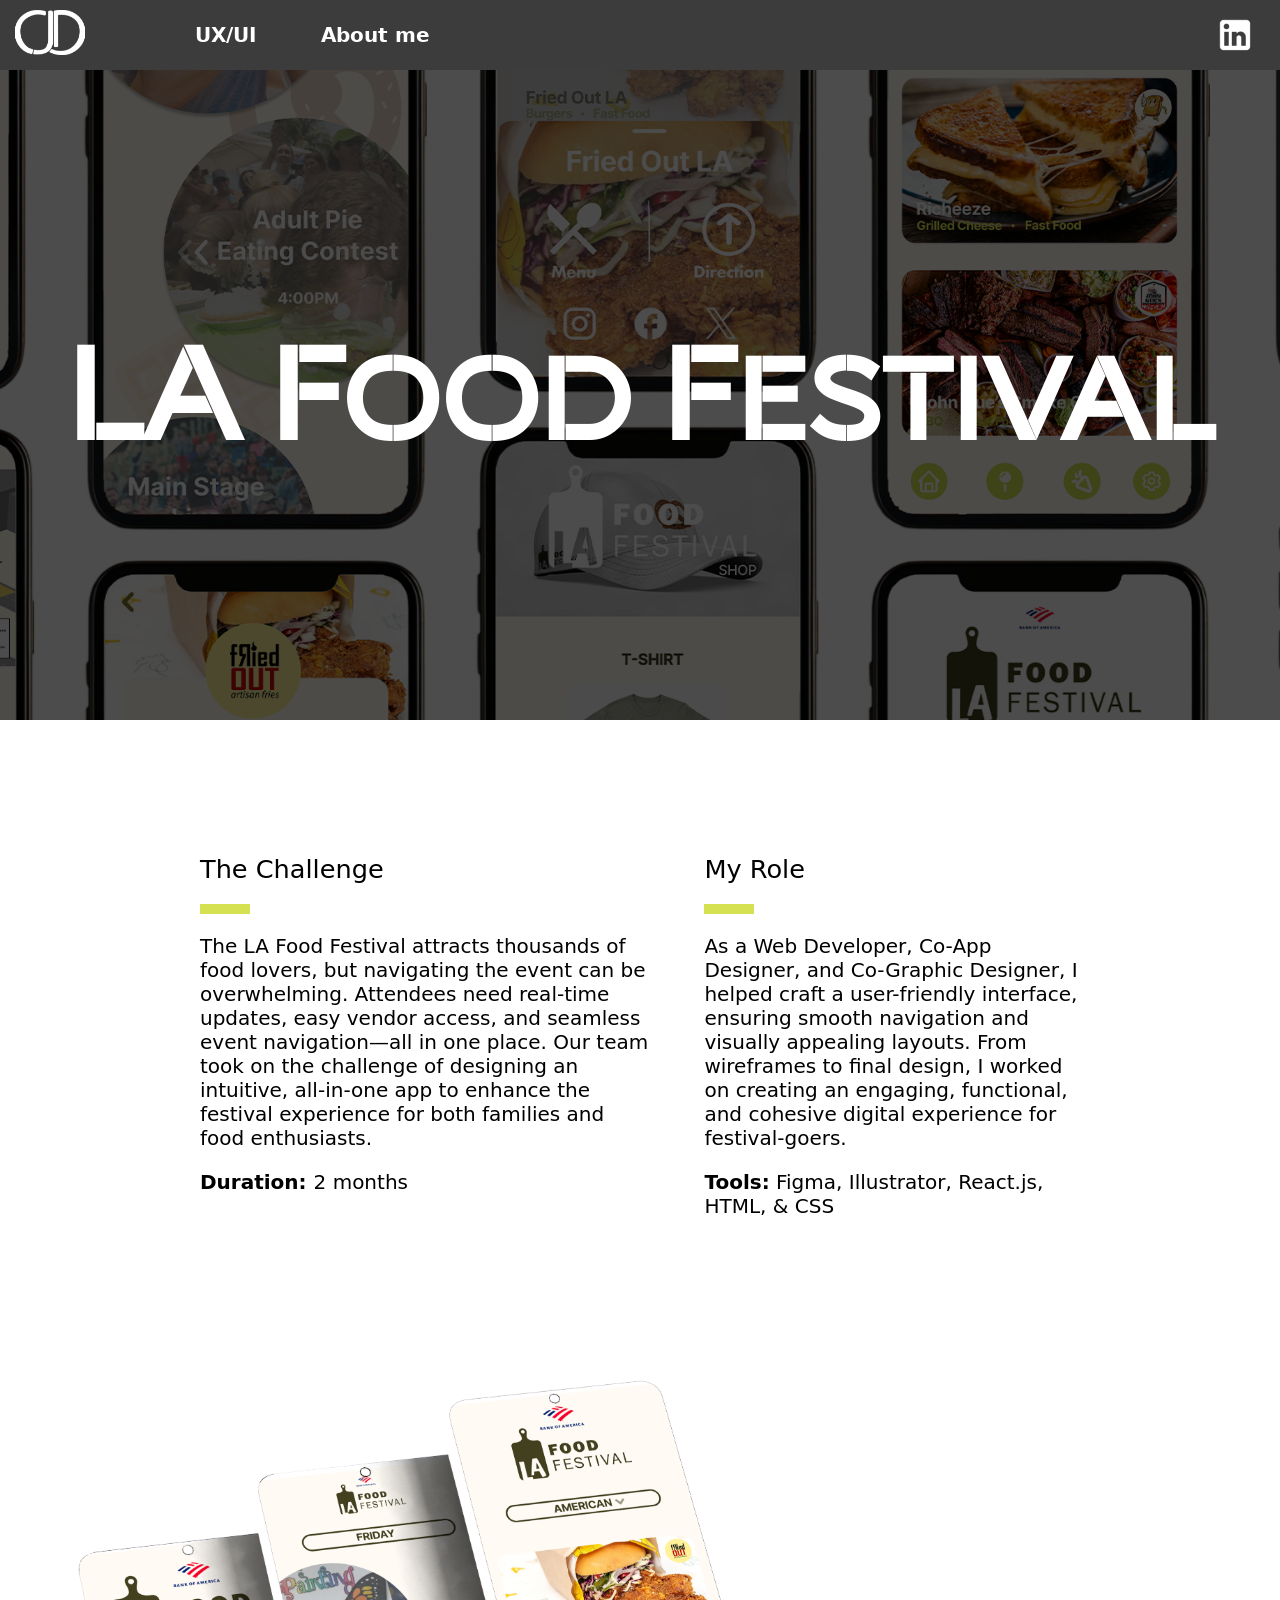
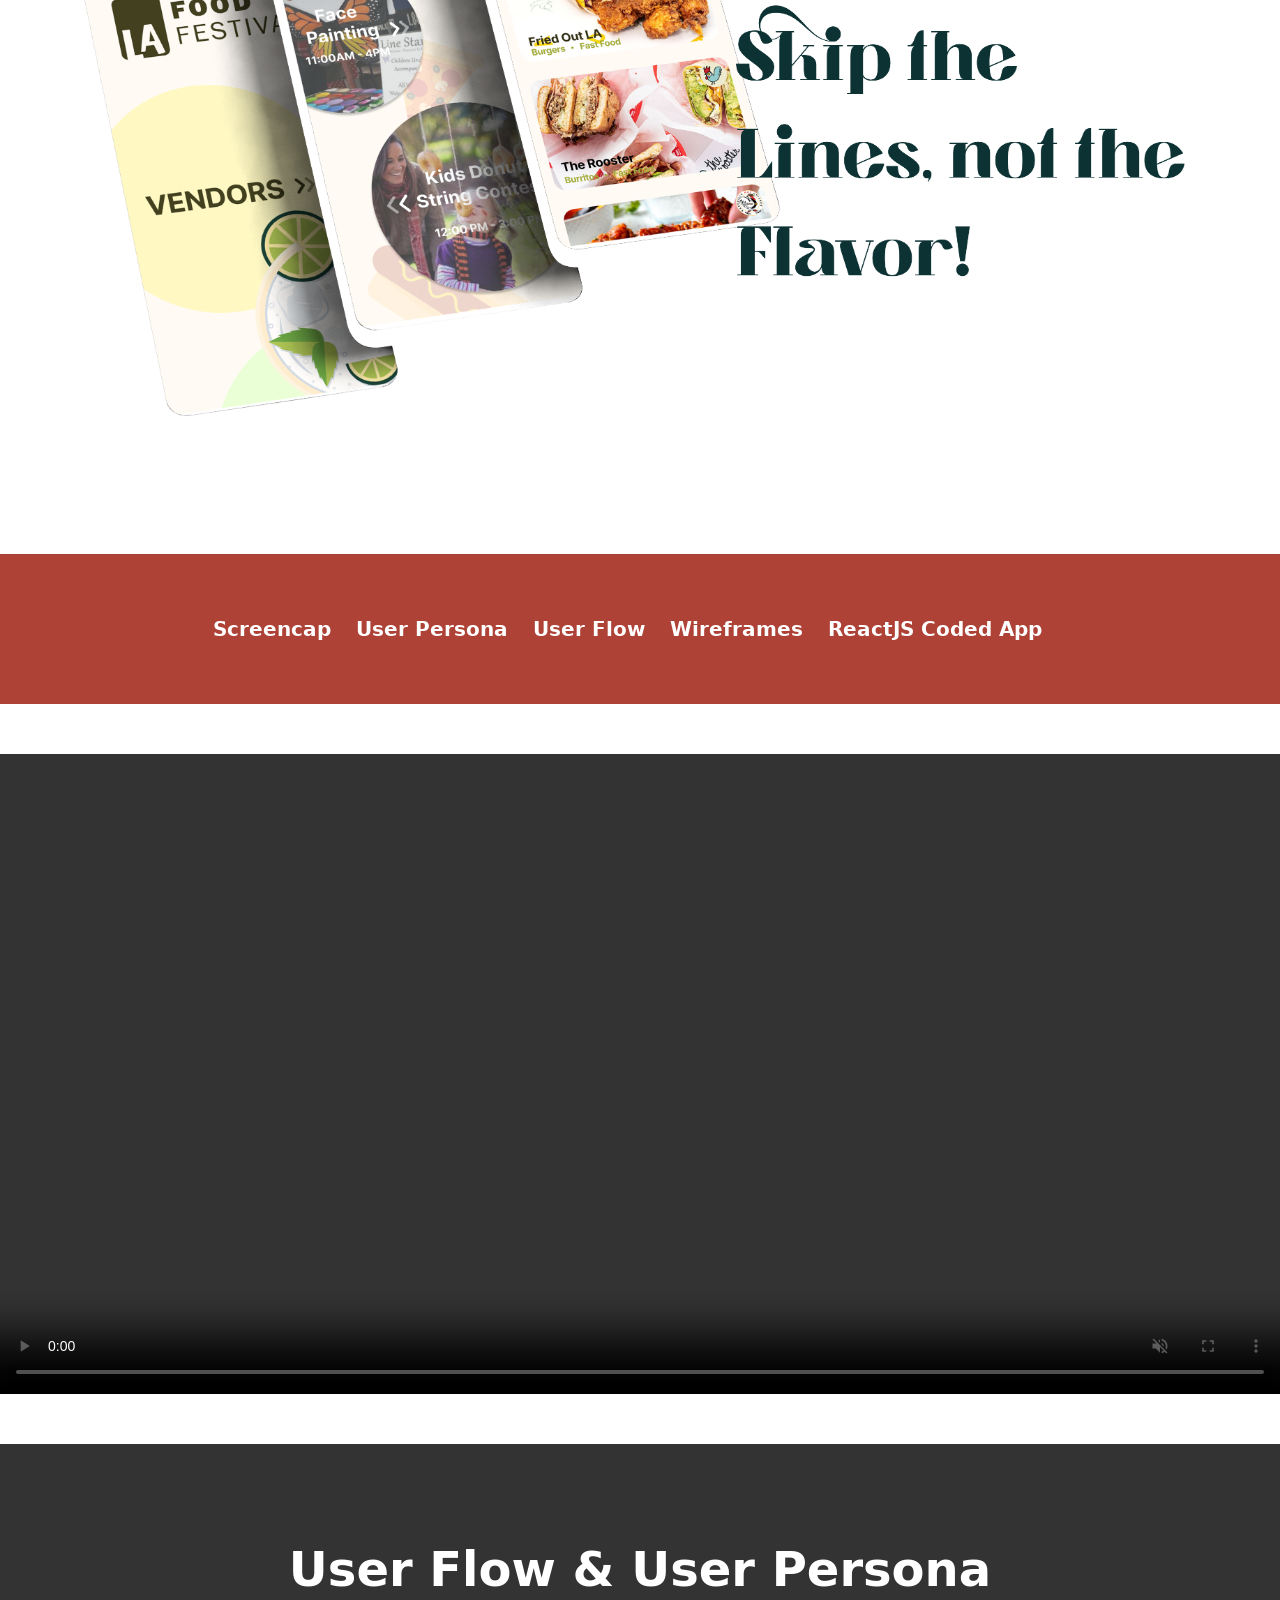
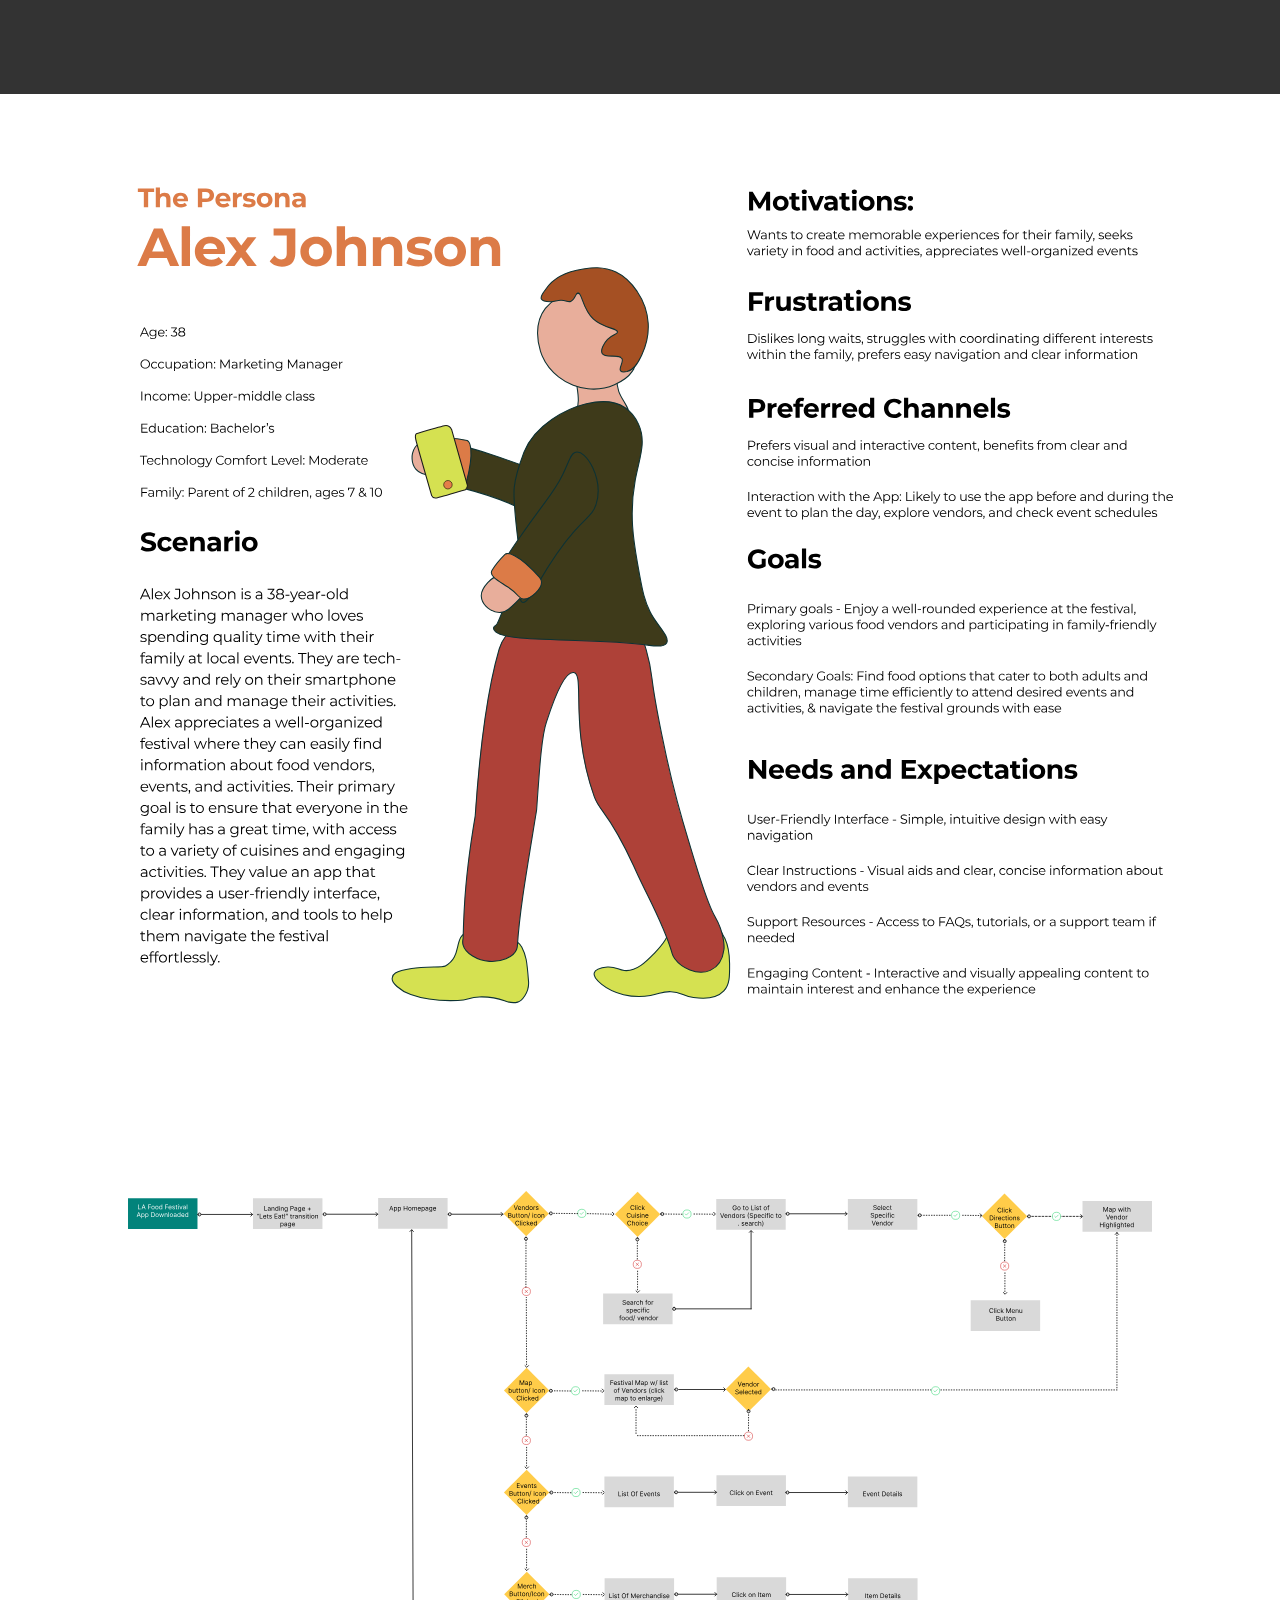
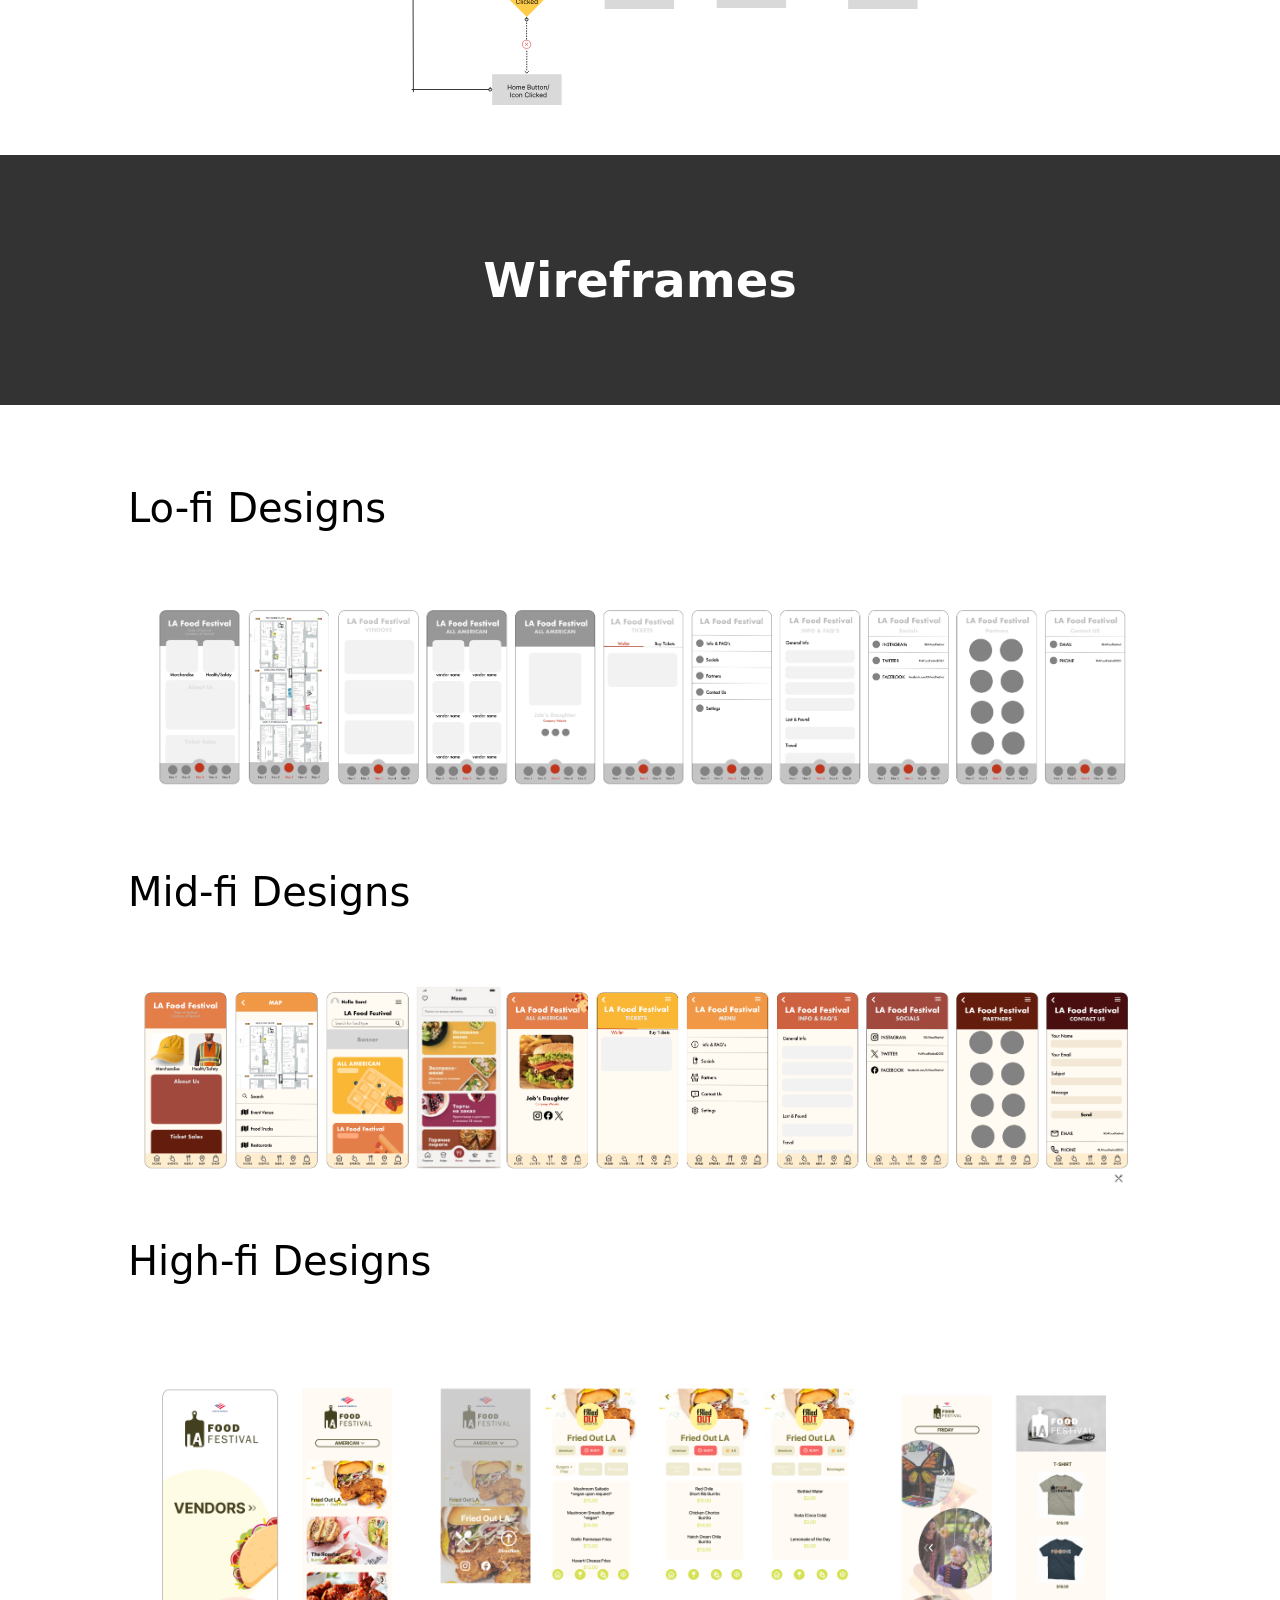
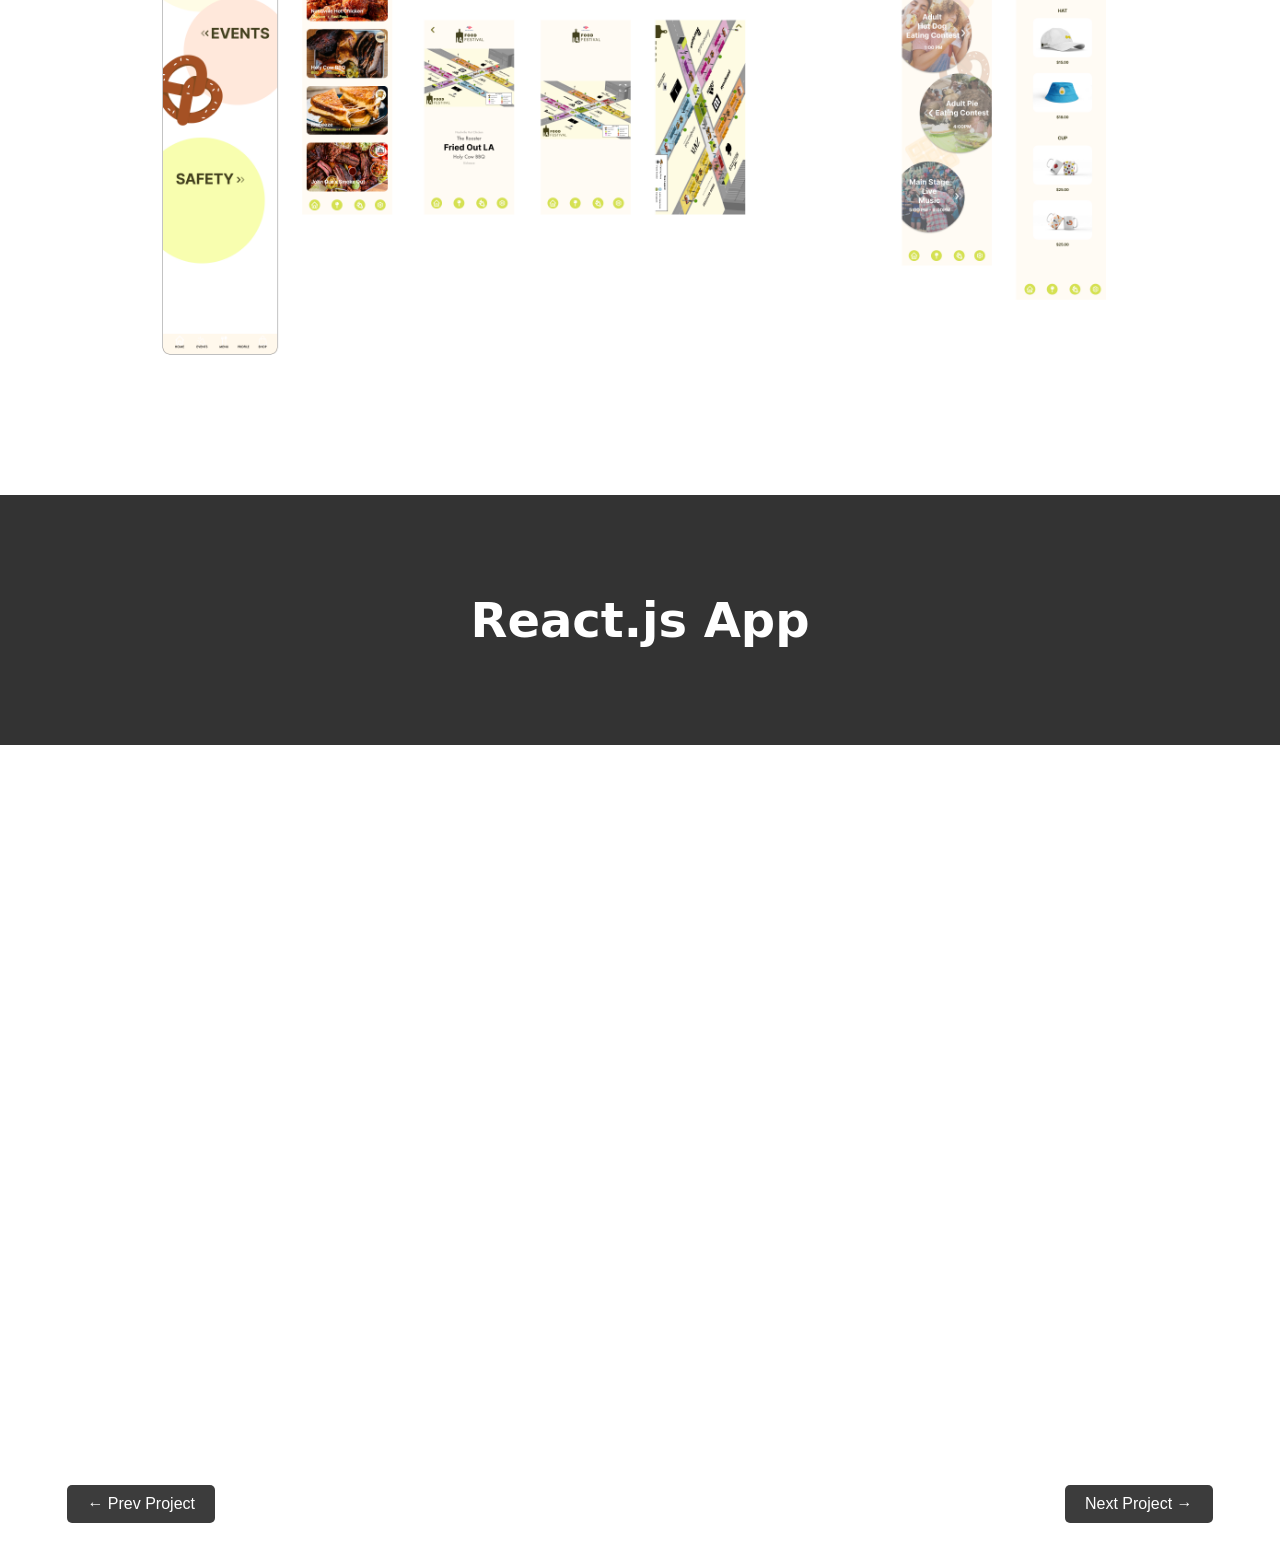
<file: festival.html>
<!DOCTYPE html> 
<html> 
<head>
    <title>
        Festival
    </title>

     <meta name="viewport" content="width=device-width, initial-scale=1.0">
     
<link rel= "stylesheet" href= "shared.css">

<style>

/* top section */
    .hero-section {
        position: relative;
        background-image: url('festival/phone_pattern.png'); 
        background-size: cover;
        background-position: center;
        height: 650px; 
        width: 100%;
        background-attachment: fixed; /* Makes background stay in place */
        display: flex;
        align-items: center;
        justify-content: center;
        color: white;
        text-align: center;
          

    }


/*Two sections (role and challenege)   */  
    .left {
        text-align: left;
        margin-left: 200px;
        margin-right:50px;
        margin-top:100px;
    }
    .right {
        text-align: left;
        margin-right: 200px;
        margin-top:100px;
    }
    h4 {
        margin-bottom: 20px;
    }
    .line {
        width: 0;
        height: 10px;
        background-color: #D5E151;
        animation: expand 1.5s ease-out forwards;
        animation-delay: 0.6s; /* Delay ensures smooth appearance */
    }

    @keyframes expand {
        from {
            width: 0;
        }
        to {
            width: 50px;
        }
    }


/*prototype image*/
    #heroImg {
        width:100vw;

    }


/*process steps*/
    #strip {
        background-color:#af4237;
        height:150px;
        display:flex;
        align-items: center;
        justify-content: center;
    }
    #strip a:hover {
        color: white;
    }
    .tag {
        margin: 20px;
    }


/*banner*/
    #banner {
        margin-top: -75px;
    }

    .sectionHeader {
        position: relative; /* Add this to make ::before position relative to this element */
        background-image: url('festival/orangePattern.png'); 
        display: flex;
        align-items: center;
        justify-content: center;
        background-size: cover;
        background-position: center;
        width: 100%;
        height: 250px; /* Ensure the height matches the overlay */
        background-attachment: fixed;
        color: white;
        z-index: 0; /* Ensure it stays below content */
        overflow: hidden; /* Prevents any content from overlapping unexpectedly */
    }

    .sectionHeader::before {
        content: "";
        position: absolute;
        top: 0;
        left: 0;
        width: 100%;
        height: 100%; /* Match the section height */
        background: rgba(0, 0, 0, 0.8); /* Overlay effect */
        z-index: -1; /* Moves it behind the text */
    }
         
    .researchImg {
        max-width: 100%;
    height: auto;
    display: block;
    margin: 0 auto;
    }
    .container1 {
        width: 100%;
        height: 80vh; /* Adjust as needed */
        display: flex;
        margin-right: auto;
        margin-left: auto;

        }
    #festivalUserFlow {
        margin-bottom: 50px;
    }
    iframe {
        width: 100%;
        height: 100%;
        border: none;
    }



    @media only screen and (max-width: 768px) {
    .button-group {
        display: flex !important;       /* Use flexbox to align the buttons */
        flex-direction: column;         /* Stack the buttons vertically */
        justify-content: center;        /* Center buttons vertically within the group */
        align-items: center;            /* Center buttons horizontally */
        gap: 15px;                       /* Adds margin between the buttons */
        margin-top: 20px;                /* Optional: Adds top margin for spacing */
    }

    .sc-button {
        width: 100%;                     /* Make buttons full-width (optional) */
        text-align: center;              /* Ensure button text is centered */
    }

    /* Remove absolute positioning for prev/next buttons on mobile */
    .prev, .next {
        position: static !important;     /* Reset absolute positioning */
        margin: 10px 0;                  /* Add margin for spacing between buttons */
    }
    h2 {
        text-align: center;  
    }
    .sectionHeader, .hero-section {
        background-size: contain !important;
    }
}

        
</style>


</head>
<body>


<!-- navigation -->

    <div id= "navbar">
        <a href= "index.html" >
        <img id="logo" src= "assets/img/personal_logo.svg" alt="CJD"> </a>
    
        <a href= "index.html#work">UX/UI </a>
        
        <a href= "resume.html">About me</a>
        <div id="linkedIn">
            <a href= "https://www.linkedin.com/in/christina-doolan-36b1a224a/" target =_blank>
                <img id="linked" src= "assets/img/linkedin.png" alt= "linkedin">
            </a>
        </div>
    </div> <!-- nav bar -->




<!-- Hero section -->

    <section class="hero-section">
        <div class="hero-content">
           
            <h1 id="name"> LA Food Festival </h1>
            
            
            
        </div>
    </section> <!-- hero section -->




<!-- challenge and role section  -->

<div class="twoSections">
                
        <div class="left">
            <h4> The Challenge </h4>
            <div class="line"></div>

            <script>
            document.addEventListener("DOMContentLoaded", function () {
                const line = document.querySelector(".line");
                
                const observer = new IntersectionObserver(entries => {
                    entries.forEach(entry => {
                        if (entry.isIntersecting) {
                            line.style.animation = "expand 1.5s ease-out forwards";
                        }
                    });
                });

                observer.observe(line);
            });
            </script>


            <p >The LA Food Festival attracts thousands of food lovers, but navigating the event can be overwhelming. Attendees need real-time updates, easy vendor access, and seamless event navigation—all in one place. Our team took on the challenge of designing an intuitive, all-in-one app to enhance the festival experience for both families and food enthusiasts.</p> 

            <p> 
            <strong>Duration: </strong>2 months</p>
           
        </div> <!-- leftsection of home screen -->



        <div class="right">
            <h4> My Role </h4>
            <div class="line"></div>
            <p> As a Web Developer, Co-App Designer, and Co-Graphic Designer, I helped craft a user-friendly interface, ensuring smooth navigation and visually appealing layouts. From wireframes to final design, I worked on creating an engaging, functional, and cohesive digital experience for festival-goers. </p>

            <p> <strong>Tools:</strong> Figma, Illustrator, React.js, HTML, & CSS </p>
        </div> <!-- right side text -->

    </div> <!-- end of challenge and role section  -->

   

<!-- hero image section -->
    <img id="heroImg" src = "festival/festivalMain.png">



<!-- process section -->
<!-- nav strip -->

<div id="strip">
        <a href="festival.html#screen">Screencap</a>
        
        <a href="festival.html#festivalUserPersona">User Persona</a>
        <a href="festival.html#festivalUserFlow">User Flow</a>
       <!--  <a href="festival.html#festivalUXProblems">UX/UI Problems and Solutions</a> -->
        <a href="festival.html#festivalWireframes">Wireframes</a><a href="festival.html#festivalReact">ReactJS Coded App</a>
    </div> <!-- end of nav strip -->



<!-- screen cap -->
    <video id="screen" class="screencap" autoplay muted loop controls>
        <source src="festival/festivalScreenCap.mp4" type="video/mp4">
        Your browser does not support the video tag.
    </video> <!-- end of screen cap -->




<!-- user flow and user persona -->
    <div class=sec3 id="festivalSec3">
        <div class=sectionHeader>
            <h2> User Flow & User Persona </h2>
        </div>
  
        <img id= "festivalUserPersona"class="userPersona" src="festival/festivalUserPersona.svg" alt="face image">
        <div class="userFlow" id="festivalUserFlow">
            <img id="userFlowImage" class="userFlowImg" src="festival/festivalUserFlow.svg" alt="User Flow Image">
        </div>
    </div> <!-- end of user flows and personas section -->




<!-- wireframes section -->
    <div class=sec5 id="festivalWireframes">
        <div class=sectionHeader>
            <h2> Wireframes </h2>
        </div>
        <div class="secContent">
            <h3> Lo-fi Designs </h3>
            <div class="userFlow">
                <img class="wireframeImg" src="festival/festivalLofi.png" alt="face image">
            </div>
            <h3> Mid-fi Designs </h3>
            <div class="userFlow">
                <img class="wireframeImg" src="festival/festivalMidfi.png" alt="face image">
            </div>
            <h3> High-fi Designs </h3>
            <div class="userFlow">
                <img class="wireframeImg" src="festival/festivalHighfi.png" alt="face image">
            </div>
        
        </div>
    </div> <!-- end of wireframes section -->




<!-- react js app -->
    <div class=sectionHeader>
        <h2> React.js App </h2>
    </div>
    <div class="container1" id="festivalReact">
        <iframe src="https://stackblitz.com/edit/react-router-dom-basix-multi-page-example-hydpgc?file=src%2Fmap.js" allowfullscreen></iframe>
    </div> <!-- end of react js -->



<!-- next and previous buttons -->
   <div class="button-group">
        <div class="sc-button">
            <form action="ravinia.html">
                <button class="scbutton" type="submit"> ← Prev Project</button> 
            </form>
        </div>
        <div class="sc-button">
            <form action="bluebeam.html">
                    <button class="scbutton" type="submit"> Next Project → </button> 
            </form>
        </div>
    </div>


   

</body> 
</html>
</file>
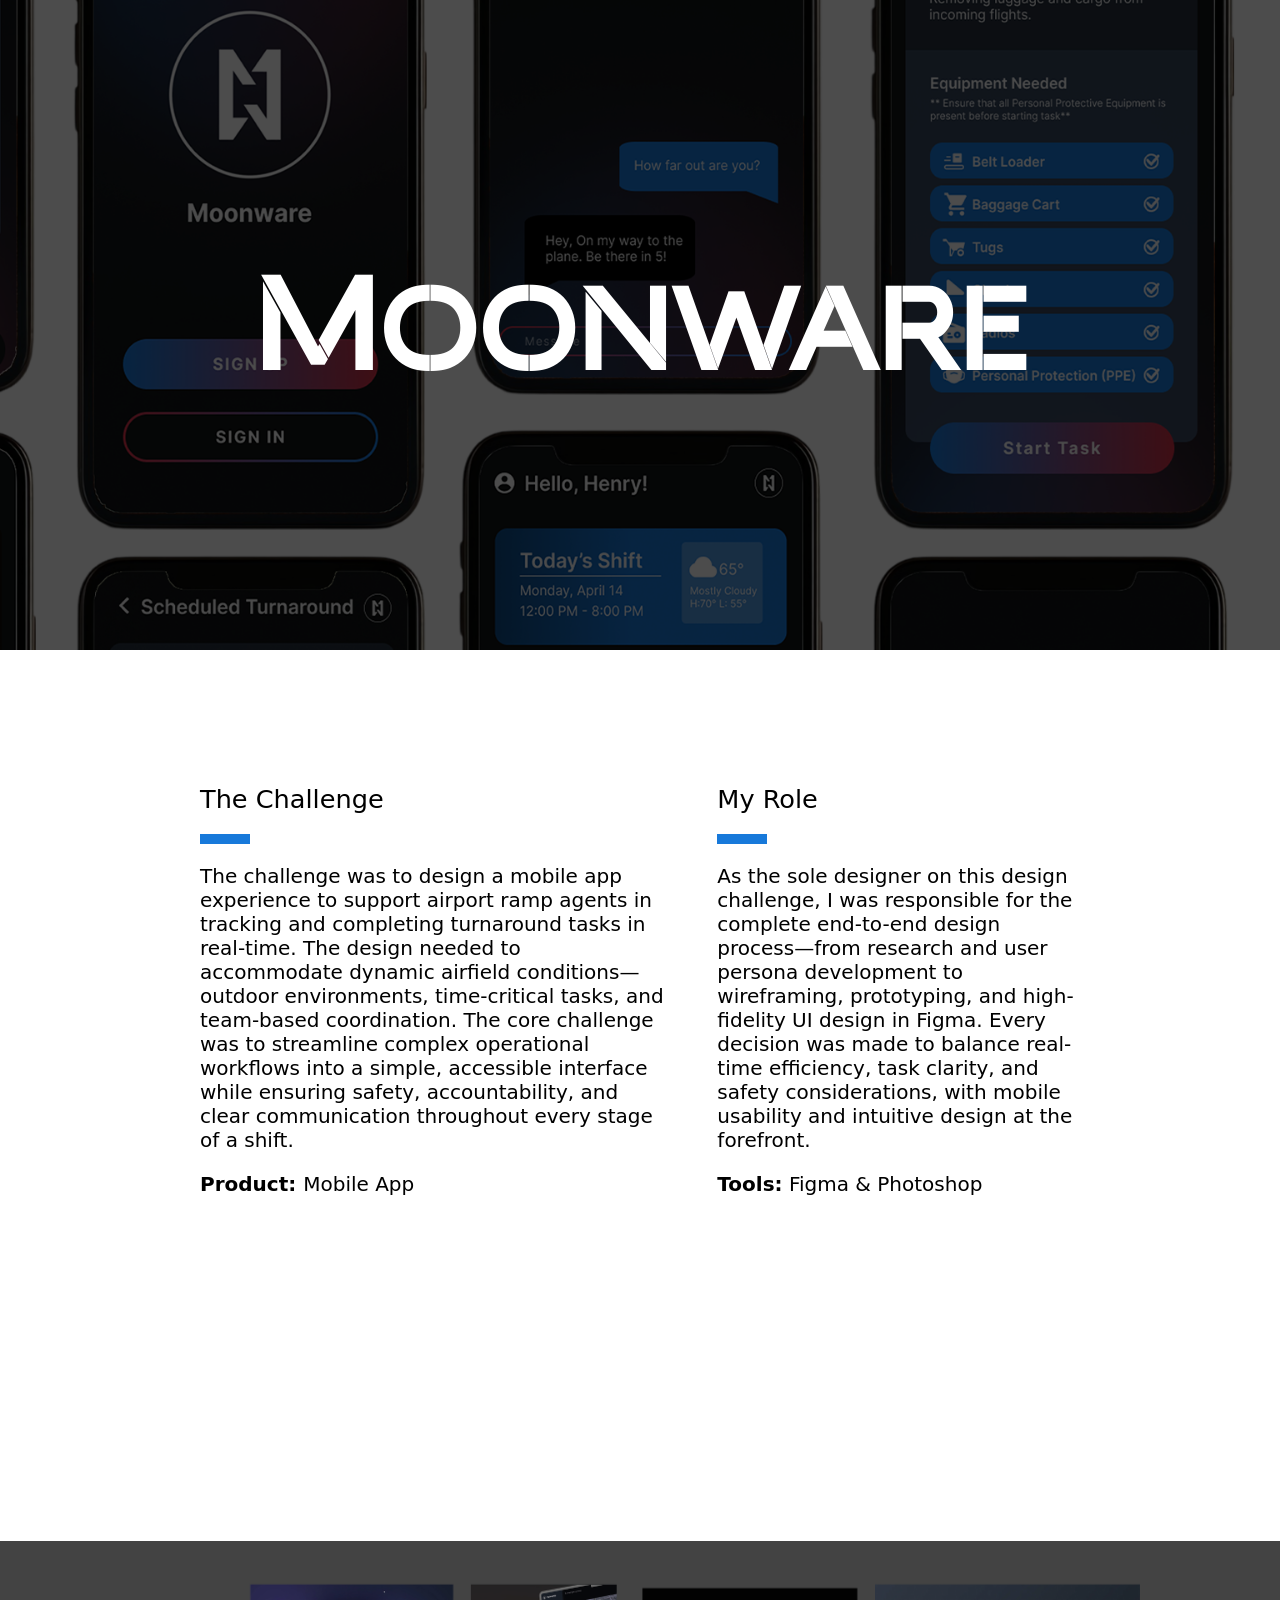
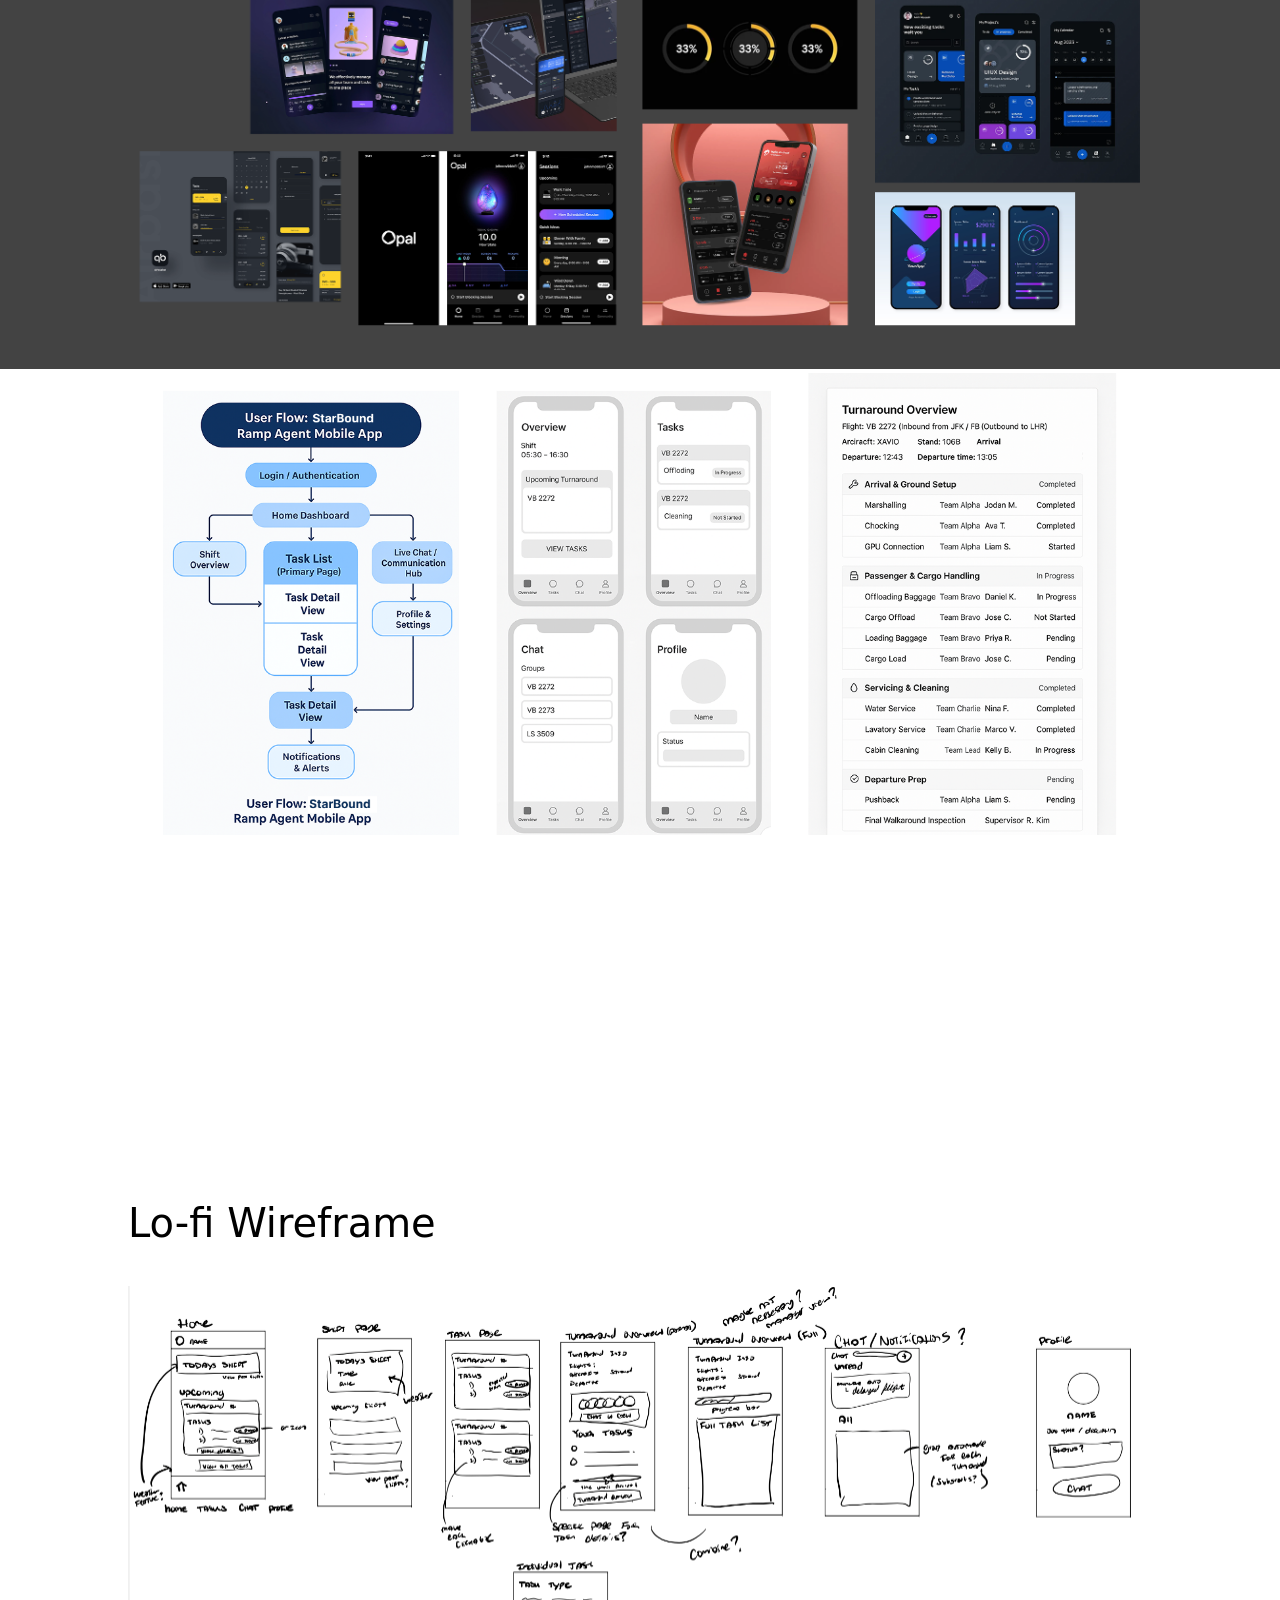
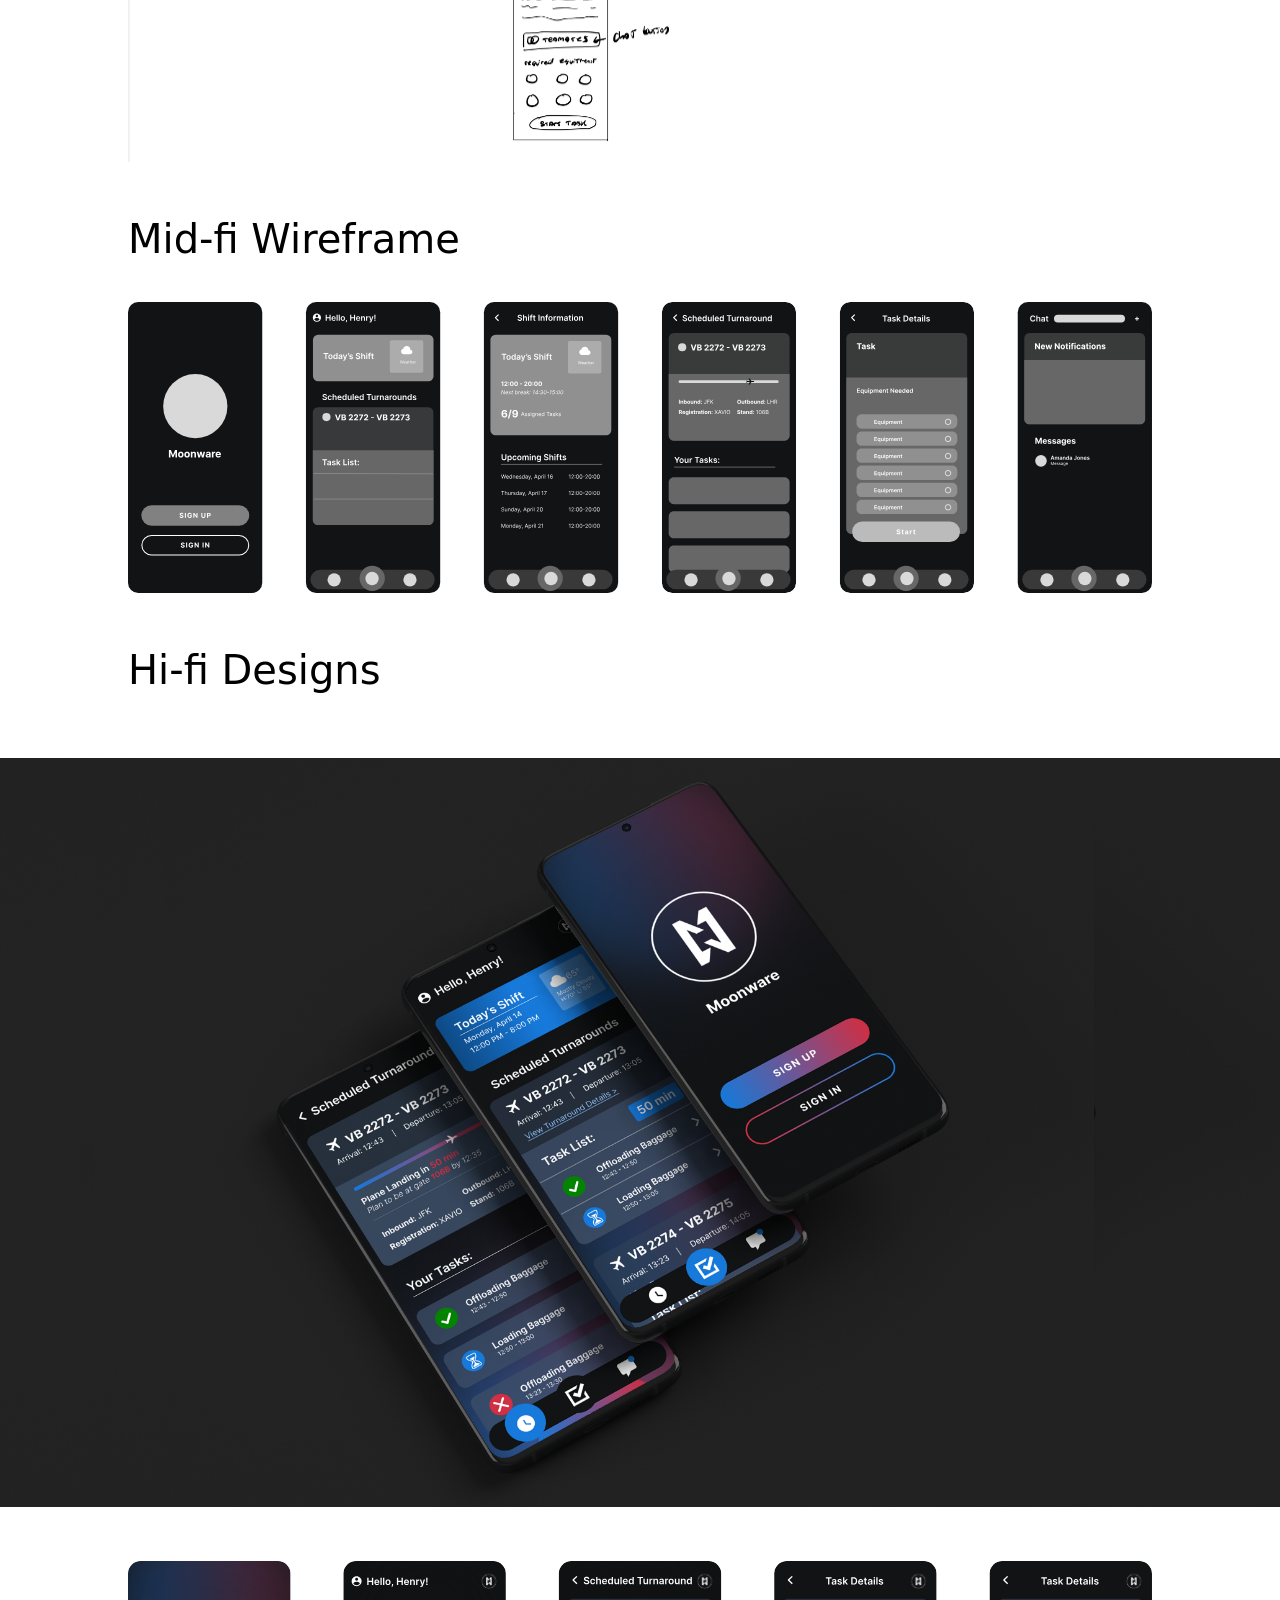
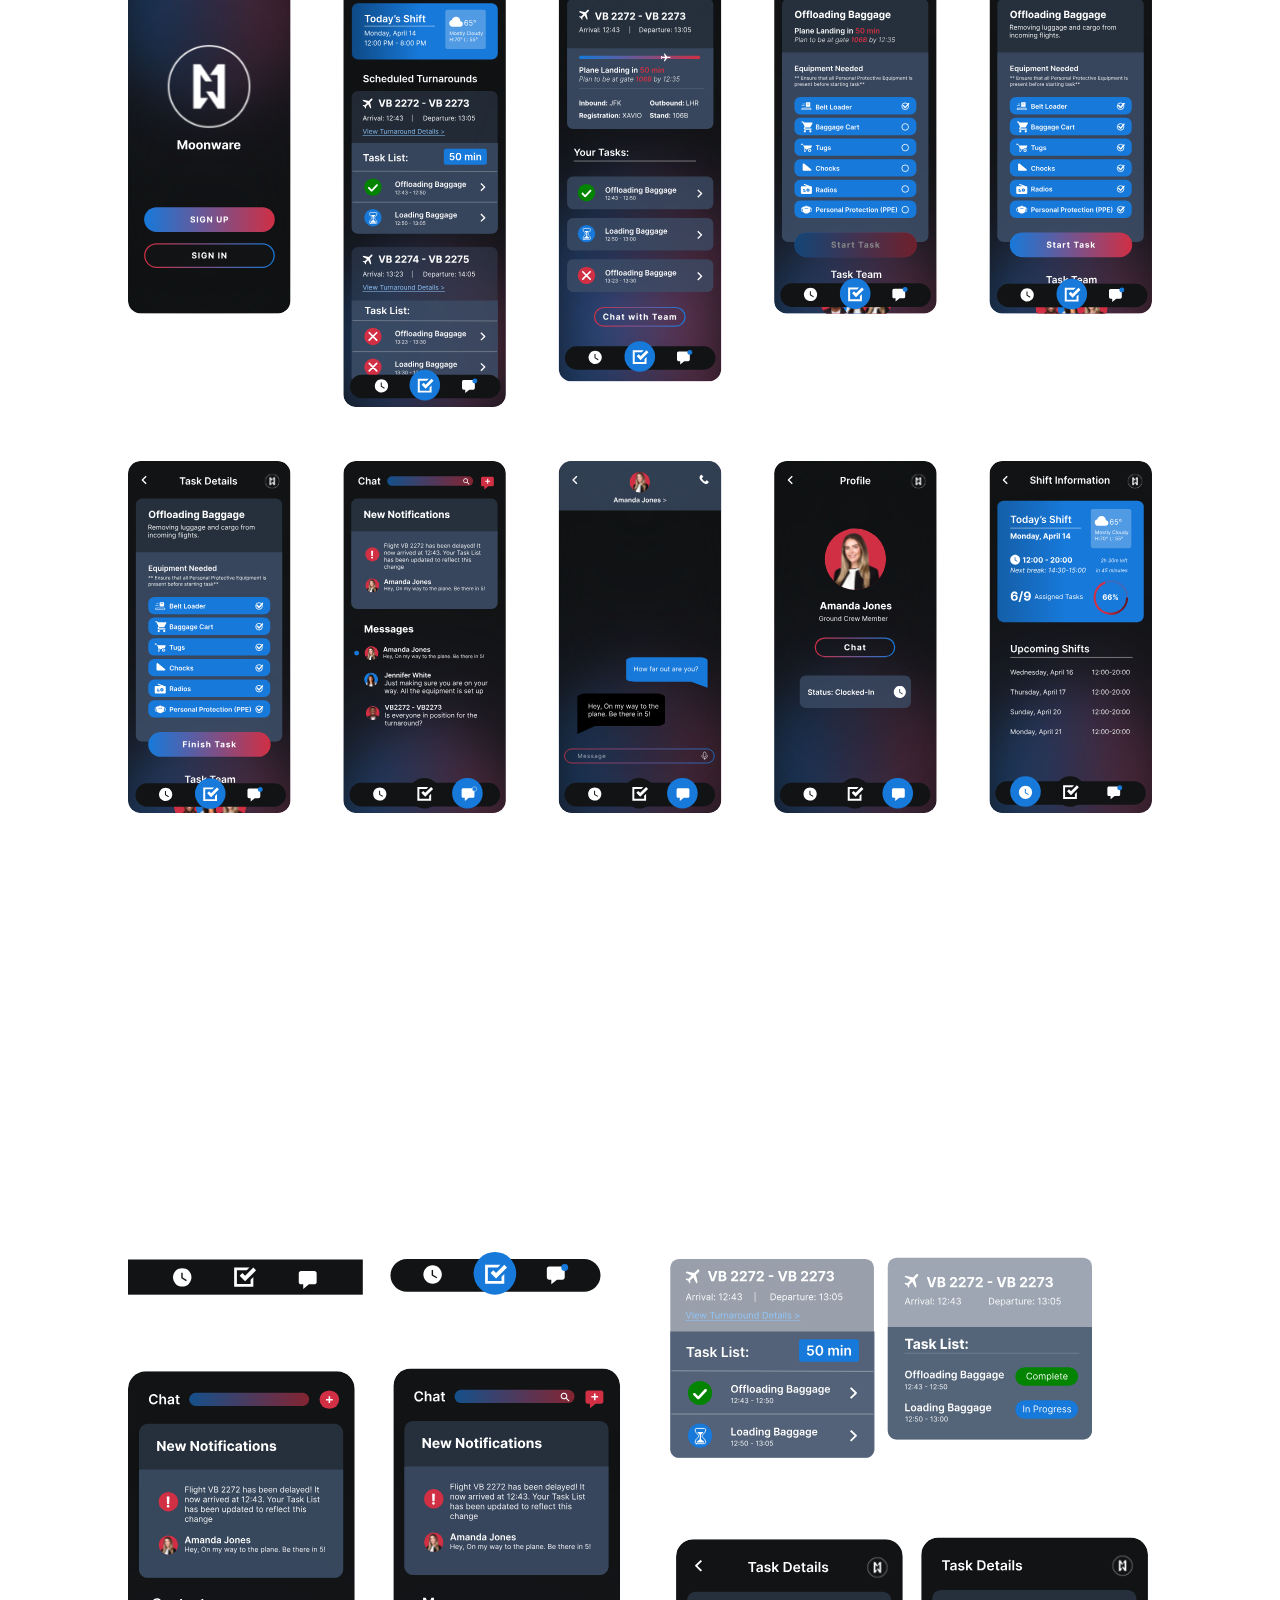
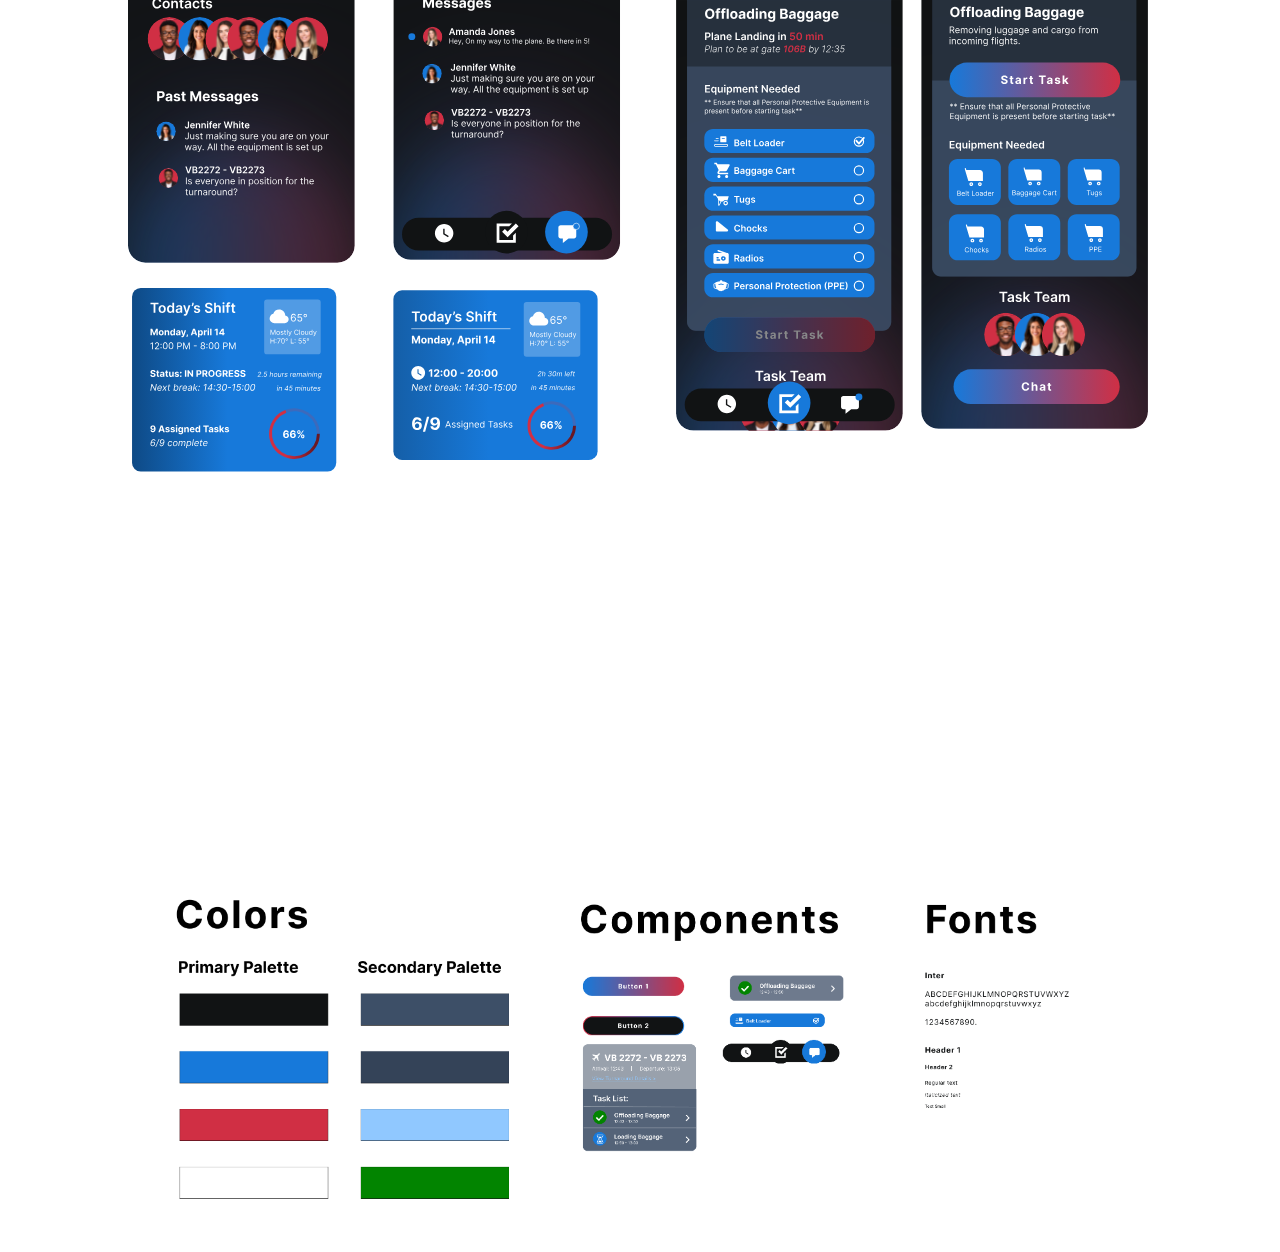
<file: moonware.html>
<!DOCTYPE html> 
<html> 
<head>
    <title>
        moonware
    </title>

     <meta name="viewport" content="width=device-width, initial-scale=1.0">
     
<link rel= "stylesheet" href= "shared.css">

<style>

/*button styling */
    .scbutton:hover {
        background-color: #ffcc00;
    }


/* top section */
    .hero-section {
        position: relative;
        background-image: url('moonware/phonePattern.png'); 
        background-size: cover;
        background-position: center;
        height: 650px; 
        width: 100%;
        background-attachment: fixed; /* Makes background stay in place */
        display: flex;
        align-items: center;
        justify-content: center;
        color: white;
        text-align: center;
          

    }

/*Two sections (role and challenege)   */

    .left {
        text-align: left;
        margin-left: 200px;
        margin-right:50px;
        margin-top:100px;
    }
    .right {
        text-align: left;
        margin-right: 200px;
        margin-top:100px;
    }
    h4 {
        margin-bottom: 20px;
    }
    h2 {
        font-family: 'AbangFashion', sans-serif;
    }
    .line {
        width: 0;
        height: 10px;
        background-color: #1779DA;
        animation: expand 1.5s ease-out forwards;
        animation-delay: 0.6s; /* Delay ensures smooth appearance */
    }

    @keyframes expand {
        from {
            width: 0;
        }
        to {
            width: 50px;
        }
    }


/*prototype image*/

    .heroContainer {
        display: flex;
        justify-content: center;  /* Centers horizontally */
        align-items: center;      /* Centers vertically */
        margin-top: -50px;
        
    }

    #heroImg {
        width:85vw;
        justify-content: center;

    }


/*process steps*/

    #strip {
        background-color:  #1779DA;
       
    }
    #strip a:hover {
        color: #D02F44;
    }

    .tag {
        margin: 20px;
    }
    #banner {
        margin-top: -75px;
    }

    .sectionHeader {
        position: relative; /* Add this to make ::before position relative to this element */
        background-image: url('moonware/gradientPattern.png'); 
        display: flex;
        align-items: center;
        justify-content: center;
        background-size: cover;
        background-position: center;
        width: 100%;
        height: 250px; /* Ensure the height matches the overlay */
        background-attachment: fixed;
        color: white;
        z-index: 0; /* Ensure it stays below content */
        overflow: hidden; /* Prevents any content from overlapping unexpectedly */
    }

    .sectionHeader::before {
        content: "";
        position: absolute;
        top: 0;
        left: 0;
        width: 100%;
        height: 100%; /* Match the section height */
        
        z-index: -1; /* Moves it behind the text */
    }
    #moonwareUserPersona{
        margin-top: 50px;
    }
        
    
     .researchImg {
        max-width: 100%;
        height: auto;
        display: block;
        margin: 0 auto;
    }

    #updatedHome, #updatedLesson {
        width: 600px;
    }

   

    #moonwareUserFlow {
        margin-bottom: 50px;
    }
    #moonwareVisualResearch{
        width:100vw;
    }
    .userResearch {
    	text-align: center;
    }
    .userResearchImg {
    	margin-bottom: 50px;
    	margin-top: 50px;
    }

    #prototype, #styleGuide, #research {
        text-align: center;
        justify-content: center;
        display: block;
        color: #333;
        font-size: 24px;
        padding-top: 50px;
    }

    #prototype img, #styleGuide img, #website img {
        display: block;
        width: 100vw;
        margin: 10px auto 0;
        
    }
    .highFi img {
        margin-top: 25px;
        margin-bottom: 25px;
    }
    #highfi2 {
        width: 100vw;
        margin-left: -10vw;
    }


    @media only screen and (max-width: 768px) {
    .button-group {
        display: flex !important;       /* Use flexbox to align the buttons */
        flex-direction: column;         /* Stack the buttons vertically */
        justify-content: center;        /* Center buttons vertically within the group */
        align-items: center;            /* Center buttons horizontally */
        gap: 15px;                       /* Adds margin between the buttons */
        margin-top: 20px;                /* Optional: Adds top margin for spacing */
    }

    .sc-button {
        width: 100%;                     /* Make buttons full-width (optional) */
        text-align: center;              /* Ensure button text is centered */
    }

    /* Remove absolute positioning for prev/next buttons on mobile */
    .prev, .next {
        position: static !important;     /* Reset absolute positioning */
        margin: 10px 0;                  /* Add margin for spacing between buttons */
    }
    h2 {
        text-align: center;  
    }
    .sectionHeader, .hero-section {
        background-size: contain !important;
    }
}


</style>


</head>
<body>





<!-- Hero section -->

    <section class="hero-section">
        <div class="hero-content">
           
            <h1 id="name"> Moonware </h1>
            
            
            
        </div>
    </section> <!-- hero section -->



<!-- challenge and role sections -->

    <div class="twoSections">
                
        <div class="left">
            <h4> The Challenge </h4>
            <div class="line"></div>

            <script>
            document.addEventListener("DOMContentLoaded", function () {
                const line = document.querySelector(".line");
                
                const observer = new IntersectionObserver(entries => {
                    entries.forEach(entry => {
                        if (entry.isIntersecting) {
                            line.style.animation = "expand 1.5s ease-out forwards";
                        }
                    });
                });

                observer.observe(line);
            });
            </script>


            <p >The challenge was to design a mobile app experience to support airport ramp agents in tracking and completing turnaround tasks in real-time. The design needed to accommodate dynamic airfield conditions—outdoor environments, time-critical tasks, and team-based coordination. The core challenge was to streamline complex operational workflows into a simple, accessible interface while ensuring safety, accountability, and clear communication throughout every stage of a shift.</p> 
            
            <p> 
            <strong>Product: </strong>Mobile App</p>
           
        </div> <!-- leftsection of home screen -->

        <div class="right">
            <h4> My Role </h4>
            <div class="line"></div>
            <p> As the sole designer on this design challenge, I was responsible for the complete end-to-end design process—from research and user persona development to wireframing, prototyping, and high-fidelity UI design in Figma. Every decision was made to balance real-time efficiency, task clarity, and safety considerations, with mobile usability and intuitive design at the forefront. </p>
        
            <p> <strong>Tools:</strong> Figma & Photoshop </p>
        </div> <!-- right side text -->

    </div> <!-- end of role and challenges section  -->

   





<!-- user research -->

    <div class=sec3 id="moonwareSec3">
        <div class=sectionHeader>
            <h2> AI & Visual Research </h2>
        </div>
         <div>
            <img class="userResearch" id="moonwareVisualResearch" src="moonware/moonwareVisualResearch.png" alt="face image">
        </div>
        <div>
            <img class="userResearch" id="moonwareVisualResearch" src="moonware/moonwareAIResearch.png" alt="face image">
        </div>  <!-- end of user flows and personas section -->
       
       
    </div> <!-- end of user research Section -->





  

<!-- wireframes section -->

    <div class=sec5 id="moonwareWireframes">
        <div class=sectionHeader>
            <h2> Wireframes </h2>
        </div>
        <div class="secContent">   
            <h3> Lo-fi Wireframe </h3>
            <div class="loFi">
                <img class="wireframeImg" src="moonware/moonwareLofi.svg" alt="face image">
                
          
            </div>
            <h3> Mid-fi Wireframe </h3>
            <div class="loFi">
                <img class="wireframeImg" src="moonware/moonwareMidfi.svg" alt="face image">
                
          
            </div>
            <h3> Hi-fi Designs </h3>
            <div class="highFi">
                <img id="highfi2" src="moonware/moonwareHighfi2.png" alt="face image">
                <img class="wireframeImg" src="moonware/moonwareHighfi.svg" alt="face image">
               
                <img class="wireframeImg" src="moonware/moonwareHighfi2.svg" alt="face image">
                
            </div>
        </div>


    </div> <!-- end of wireframes section -->



<!-- ux/ui problems section -->

    <div class="sec4" id="moonwareUXProblems">
        <div class="sectionHeader">
            <h2>UX/UI Problems & Solutions</h2>
        </div>
        <div class="secContent">
            <img class="wireframeImg" src="moonware/variations.svg" alt="face image">
                
        </div> <!-- end of ux/ui problems section -->



<!-- styleguide -->

    <div id="styleguide">
      <div class="sectionHeader">
            <h2>Style Guide</h2>
        </div>
        <div id= styleGuide>
             <img src= "moonware/styleguide.png">
            
        </div>
    </div>








</body> 
</html>
</file>
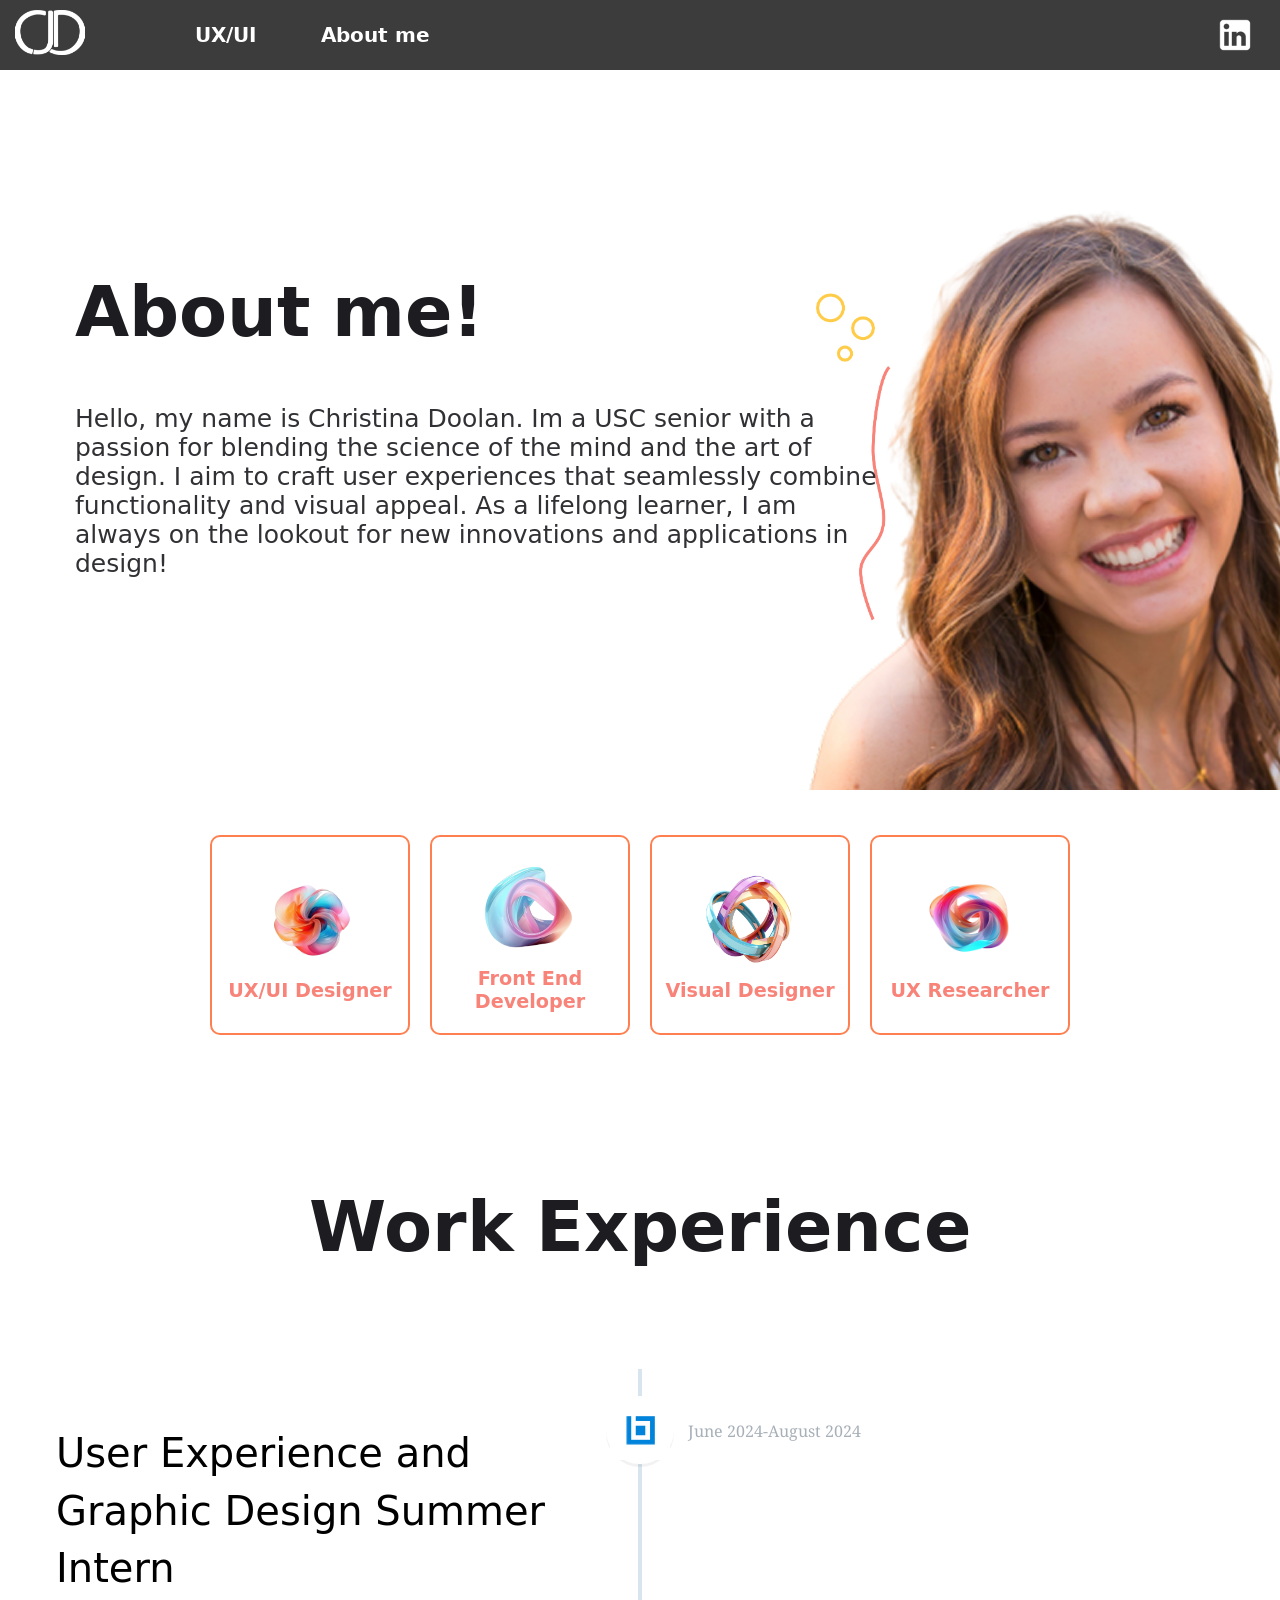
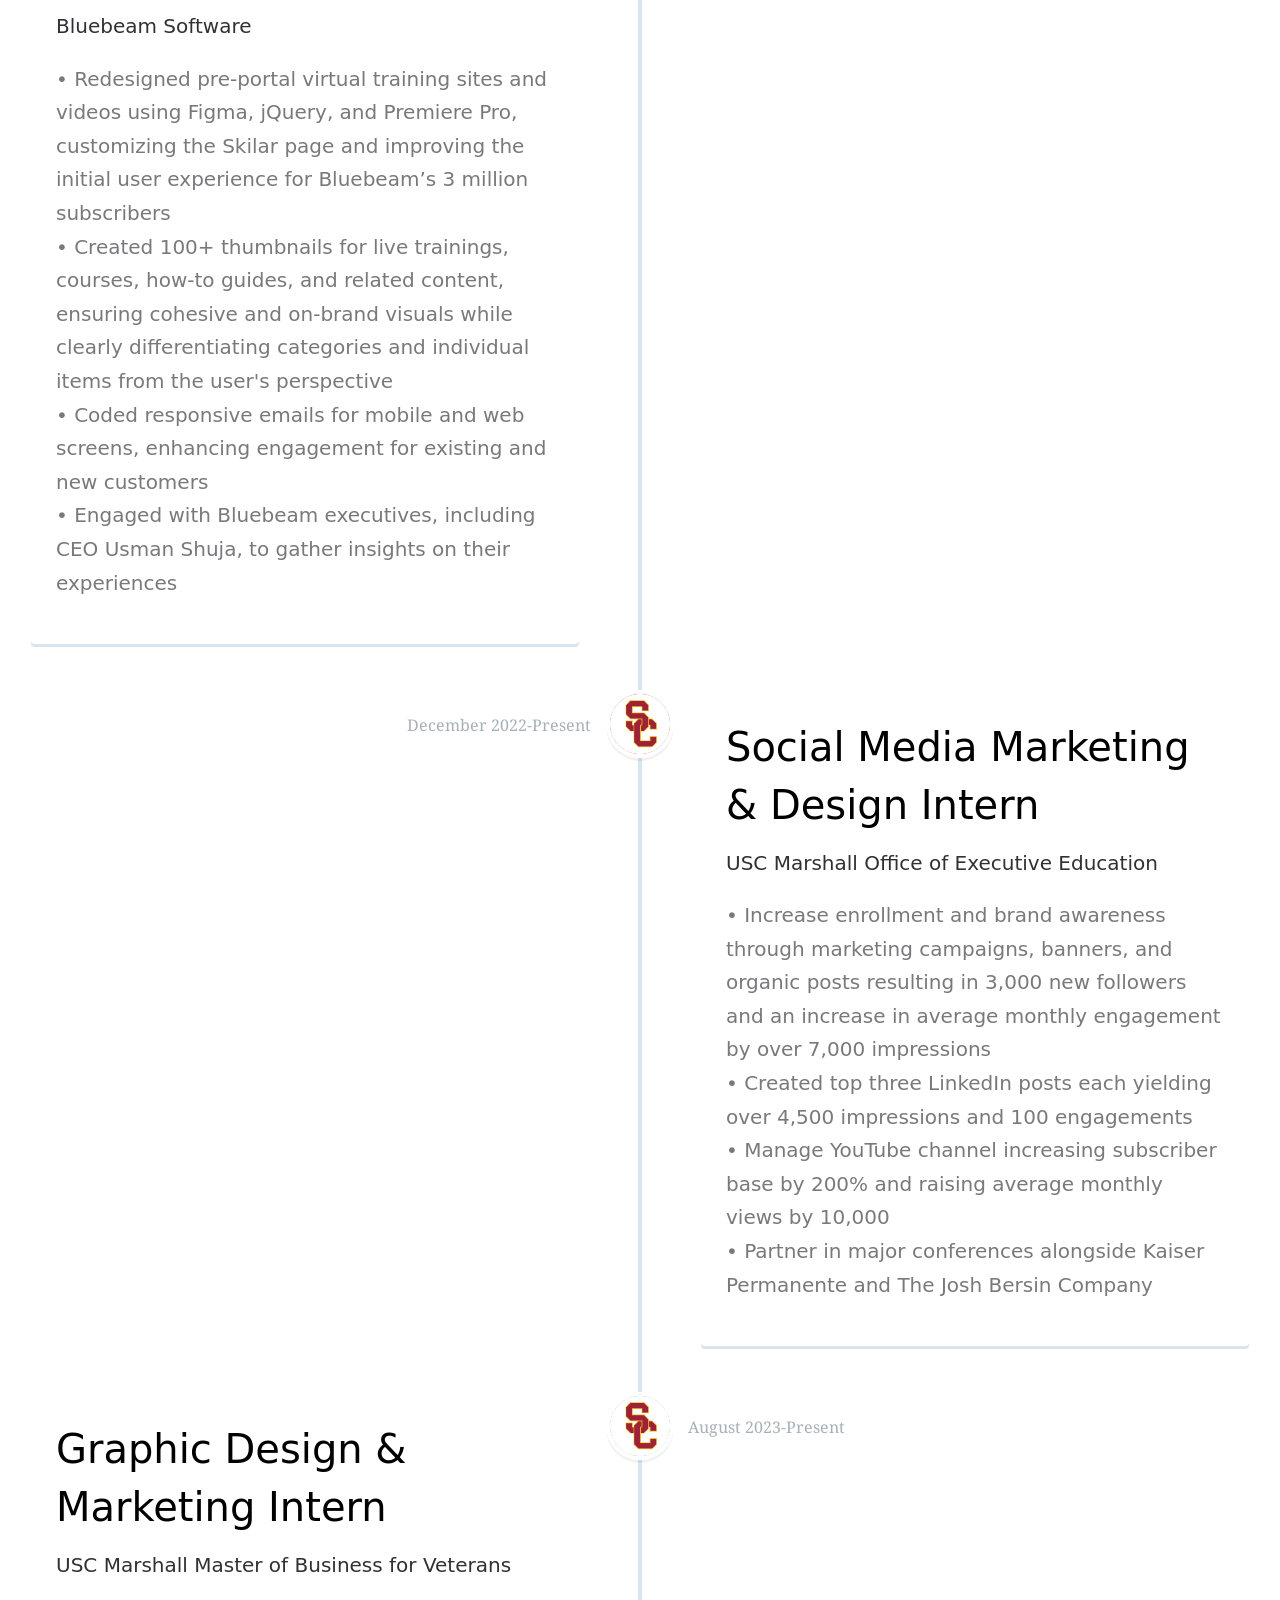
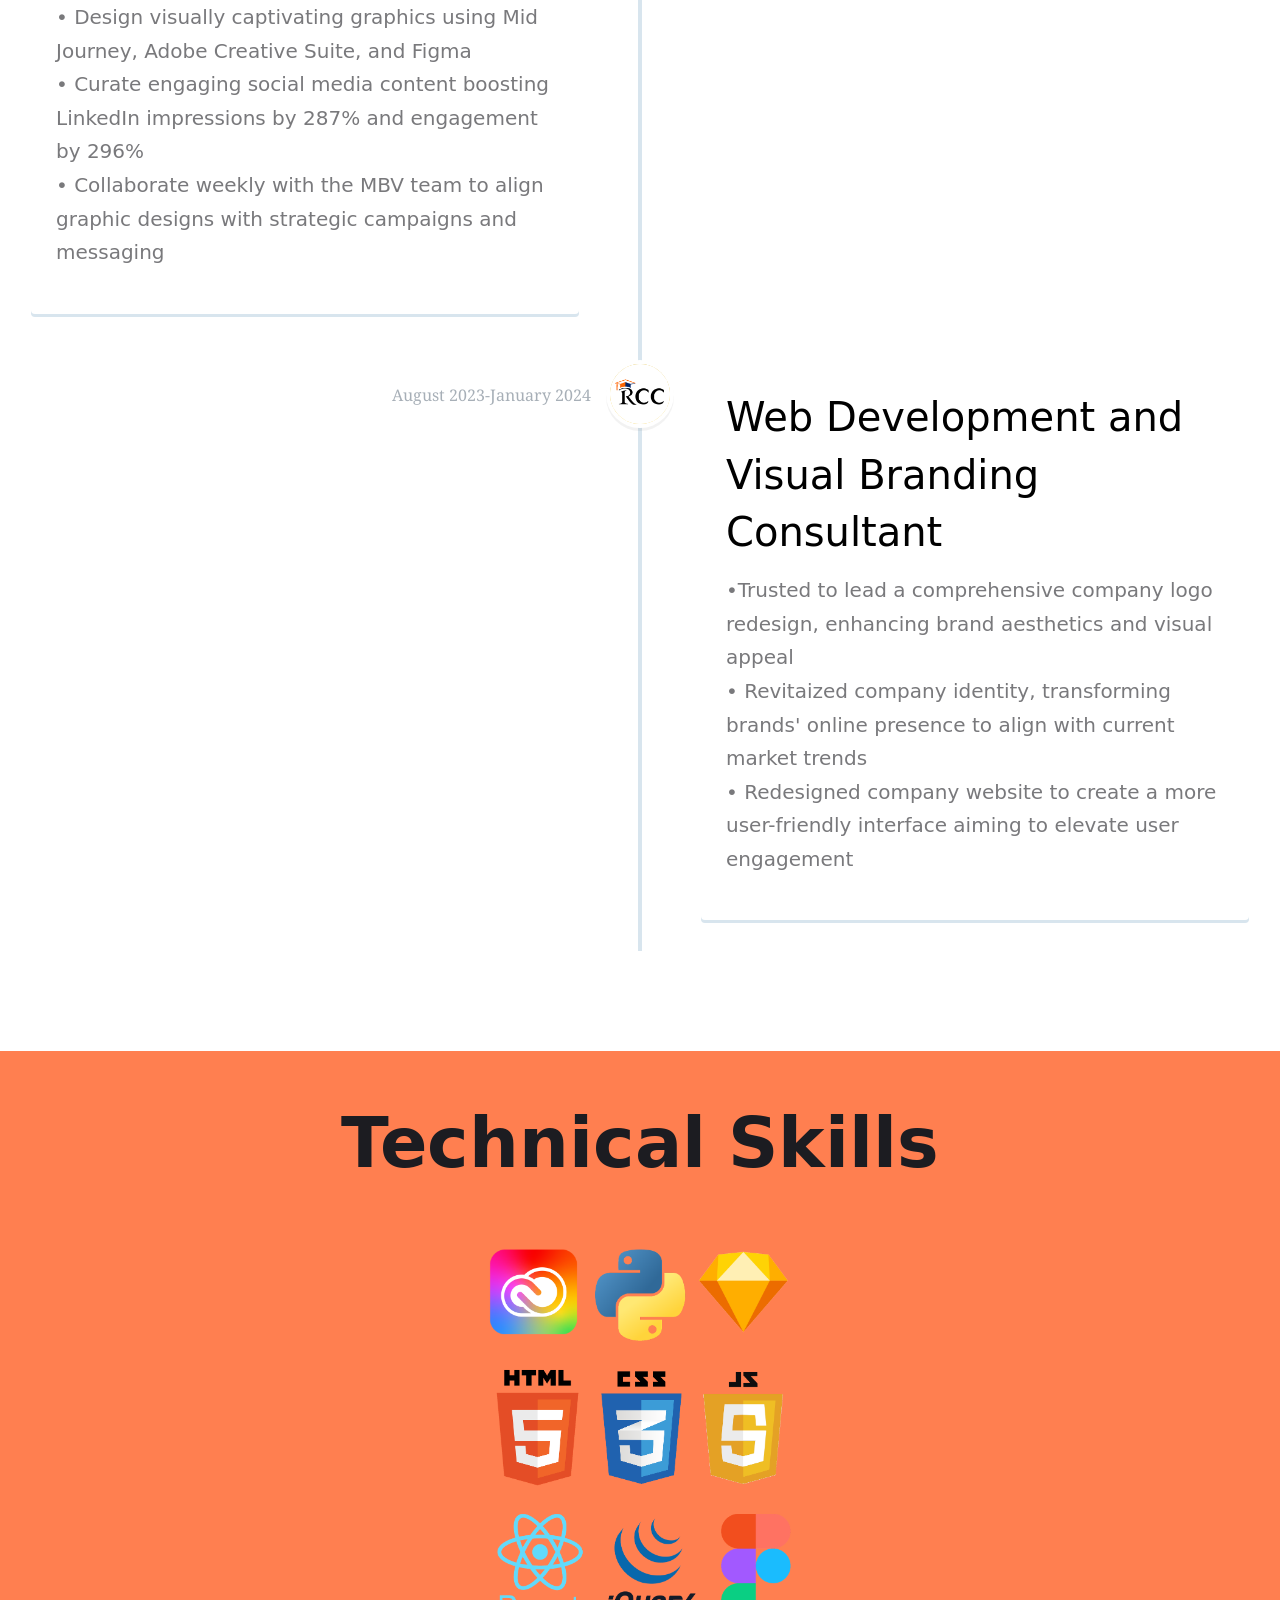
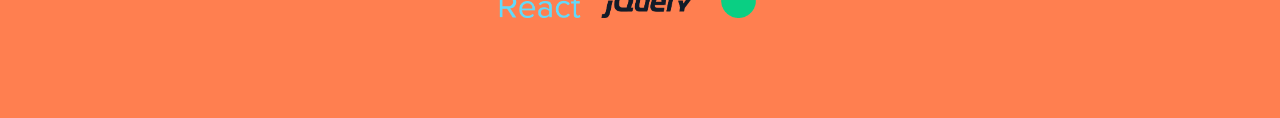
<file: resume.html>
<!DOCTYPE html> <!--defines as a HTML document-->
<html> <!--everything contained within-->
<head>
	<link rel="stylesheet" href="assets/css/style.css">
	<link rel= "stylesheet" href= "shared.css">
  <meta name="viewport" content="width=device-width, initial-scale=1.0">

	<title>
    Resume
	</title>

<style>


/*top section */

  .twoSections {
      margin-bottom: 0px;
      background-image: url('assets/img/christina1.png');
      background-size: cover;
      background-position: center;
      width: 100%;
      background-attachment: fixed;
  }

  .right {
      width: 150vw;
      height: 80vh;
  }
  #me {
  margin-bottom: 50px;
  margin-top:100px;
  }
  /* Initial state: elements offscreen */
  #me, #meParagraph {
      opacity: 0;
      transform: translateY(-50px); /* Start off the screen */
  }

  /* Animation for the h1 */
  @keyframes slideDownH1 {
      from {
          opacity: 0;
          transform: translateY(-50px);
      }
      to {
          opacity: 1;
          transform: translateY(0);
      }
  }
    /* Animation for the p */
      @keyframes slideDownP {
          from {
              opacity: 0;
              transform: translateY(-50px);
          }
          to {
              opacity: 1;
              transform: translateY(0);
          }
      }

      #me {
          animation: slideDownH1 1s ease-out forwards; /* Animate the h1 */
      }

      #meParagraph {
          animation: slideDownP 1s ease-out forwards; /* Animate the p */
          animation-delay: 0.5s; /* Delay for the p to start after the h1 */
      }






/*skills section (ux/ui visual designer/ developer/ etc)*/
	.container1 {
      display: flex;
      justify-content: center;
      gap: 20px;
      margin-top: -5px;
      padding: 50px;
 
  }
  .icon img {
    width: 100px;
  }
  .role-box {
      width: 200px;
      height: 200px;
      background-color: #fff;
      border: 2px solid coral;
      display: flex;
      justify-content: center;
      align-items: center;
      flex-direction: column;
      opacity: 0;
      transform: translateX(-200%); /* Start off-screen */
      transition: opacity 1s, transform 1s ease-in-out;
      text-align: center;
      border-radius: 10px;
  }

  .role-box .icon {
      width: 100px;
      height:100px;
      margin-bottom: 10px;
  }

  .role-box .role {
      font-size: 1.2rem;
      font-weight: bold;
  }

  .role-box.show {
      opacity: 1;
      transform: translateX(0); /* Move to normal position */
  }

  .role {
      color: #f88379;
      margin: 0px;
  }

  @media (max-width: 768px) {
     
    .container1 {
        display: flex;                  /* Use flexbox for alignment */
        flex-direction: column;         /* Stack the items vertically */
        justify-content: center;        /* Center items vertically */
        align-items: center;            /* Center items horizontally */
        gap: 15px;                      /* Add spacing between the role-boxes */
    }

    .role-box {
        text-align: center;             /* Ensure text inside is centered */
        width: 100%;                    /* Optional: Adjust width for mobile */
        max-width: 300px;               /* Optional: Prevent excessive stretching */
    }

    .icon {
        display: block;                 /* Ensure images do not have inline spacing issues */
        margin: 0 auto;                 /* Center align the image */
    }

      #skills img {
        width: 100% !important;
       
    }
    .right {
        width: 100%;
        height: 0vh;
    }
    
  }






/*Resume Section*/

  .container {
  	display: block;
  }

  .cd-timeline {
  	background-color: white
  }
  #experience{
  	text-align: center;
  	margin-bottom: 100px;
  	margin-top: 100px
  }

  .cd-timeline__img img {
      width: 200px;
      height: auto;
      }
  .cd-timeline__content h3 {
    
      color: black;
  }
  a {
    font-size: 1em;
  }





/*teqnical skills section*/

  #skills {
      text-align: center; /* Center the text */
      display: flex;
      flex-direction: column;
      align-items: center;
      margin-top:100px;
      background-color: coral;
      padding:50px;
  }

  #skills img {
      width: 25vw; /* Make the image take up 50% of the viewport width */
      max-width: 100%; /* Ensure it doesn’t overflow */
      height: auto; /* Maintain aspect ratio */
      margin: 50px;
  }


</style>
</head>
<body>
	
	

<!-- navigation -->

<div id= "navbar">
        <a href= "index.html" >
        <img id="logo" src= "assets/img/personal_logo.svg" alt="CJD"> </a>
    
        <a href= "index.html#work">UX/UI </a>
        
        <a href= "resume.html">About me</a>
        <div id="linkedIn">
            <a href= "https://www.linkedin.com/in/christina-doolan-36b1a224a/" target =_blank>
                <img id="linked" src= "assets/img/linkedin.png" alt= "linkedin">
            </a>
        </div>
    </div> <!-- nav bar -->



<!-- first section -->

<div class="twoSections">
 		<div class="left">
	 		<h1 id="me" > About me! </h1>
	 		<p id="meParagraph">Hello, my name is Christina Doolan. Im a USC senior with a passion for blending the science of the mind and the art of design. I aim to craft user experiences that seamlessly combine functionality and visual appeal. As a lifelong learner, I am always on the lookout for new innovations and applications in design!</p>
	 		</div> <!-- leftsection of home screen -->
 		<div class="right">
 			
 		</div>
 

 </div><!-- end of first section -->



<!-- what I do  -->

<div class="container1">
        <div class="role-box" id="front-end">
            <div class="icon"> <img class="icon"src="assets/img/icon.png"></div>
            <p class="role">UX/UI Designer</p>
        </div>
        <div class="role-box" id="visual-designer">
            <div class="icon"><img class="icon"src="assets/img/icon2.png"></div>
            <p class="role">Front End Developer</p>
        </div>
        <div class="role-box" id="ux-researcher">
            <div class="icon"><img class="icon"src="assets/img/icon3.png"></div>
            <p class="role">Visual Designer</p>
        </div>
        <div class="role-box" id="ux-ui-designer">
            <div class="icon"><img class="icon"src="assets/img/icon4.png"></div>
            <p class="role">UX Researcher</p>
        </div>
    </div>

	 	



<script>
    window.addEventListener('scroll', function() {
    const roles = document.querySelectorAll('.role-box');
    const windowHeight = window.innerHeight;

    roles.forEach((role, index) => {
        const roleTop = role.getBoundingClientRect().top;
        if (roleTop <= windowHeight - 100) {
            // Delay the "show" class by a certain amount for each box
            setTimeout(() => {
                role.classList.add('show');
            }, index * 250); // Adjust delay (200ms) between each box
        }
    });
});

</script>




  <section class="cd-timeline js-cd-timeline">
  	<h1 id="experience"> Work Experience </h1>
    <div class="container max-width-lg cd-timeline__container">
      <div class="cd-timeline__block">
        <div class="cd-timeline__img cd-timeline__img--picture">
          <img src="assets/img/bluebeamIcon.png" alt="Picture">
        </div> <!-- cd-timeline__img -->

        <div class="cd-timeline__content text-component">
          <h3>User Experience and Graphic Design Summer Intern</h3>
          <p> Bluebeam Software </p>
          <p class="color-contrast-medium"> 
          	• Redesigned pre-portal virtual training sites and videos using Figma, jQuery, and Premiere Pro, customizing
            the Skilar page and improving the initial user experience for Bluebeam’s 3 million subscribers<br>
            • Created 100+ thumbnails for live trainings, courses, how-to guides, and related content, ensuring cohesive
            and on-brand visuals while clearly differentiating categories and individual items from the user's perspective<br>
            • Coded responsive emails for mobile and web screens, enhancing engagement for existing and new customers<br>
            • Engaged with Bluebeam executives, including CEO Usman Shuja, to gather insights on their experiences</p>

          <div class="flex justify-between items-center">
            <span class="cd-timeline__date">June 2024-August 2024</span>
            
          </div>
        </div> <!-- cd-timeline__content -->
      </div> <!-- cd-timeline__block -->

      <div class="cd-timeline__block">
        <div class="cd-timeline__img cd-timeline__img--movie">
          <img src="assets/img/uscIcon.png" alt="Movie">
        </div> <!-- cd-timeline__img -->

        <div class="cd-timeline__content text-component">
          <h3>Social Media Marketing & Design Intern</h3>
          <p> USC Marshall Office of Executive Education</p>
          <p class="color-contrast-medium">
          	• Increase enrollment and brand awareness through marketing campaigns, banners, and organic posts resulting
            in 3,000 new followers and an increase in average monthly engagement by over 7,000 impressions<br>
            • Created top three LinkedIn posts each yielding over 4,500 impressions and 100 engagements<br>
            • Manage YouTube channel increasing subscriber base by 200% and raising average monthly views by 10,000<br>
            • Partner in major conferences alongside Kaiser Permanente and The Josh Bersin Company</p>
          
          <div class="flex justify-between items-center">
            <span class="cd-timeline__date">December 2022-Present
</span>
            
          </div>
        </div> <!-- cd-timeline__content -->
      </div> <!-- cd-timeline__block -->

      <div class="cd-timeline__block">
        <div class="cd-timeline__img cd-timeline__img--picture">
          <img src="assets/img/uscIcon.png" alt="Picture">
        </div> <!-- cd-timeline__img -->

        <div class="cd-timeline__content text-component">
          <h3>Graphic Design & Marketing Intern</h3>
          <p> USC Marshall Master of Business for Veterans </p>
          <p class="color-contrast-medium">
          	• Design visually captivating graphics using Mid Journey, Adobe Creative Suite, and Figma<br>
            • Curate engaging social media content boosting LinkedIn impressions by 287% and engagement by 296%<br>
            • Collaborate weekly with the MBV team to align graphic designs with strategic campaigns and messaging</p>

          <div class="flex justify-between items-center">
            <span class="cd-timeline__date">August 2023-Present</span>
            
          </div>
        </div> <!-- cd-timeline__content -->
      </div> <!-- cd-timeline__block -->

      <div class="cd-timeline__block">
        <div class="cd-timeline__img cd-timeline__img--location">
          <img src="assets/img/raviniaIcon.png" alt="Location">
        </div> <!-- cd-timeline__img -->

        <div class="cd-timeline__content text-component">
          <h3>Web Development and Visual Branding Consultant</h3>
          <p class="color-contrast-medium">•Trusted to lead a comprehensive company logo redesign, enhancing brand aesthetics and visual appeal<br>
          • Revitaized company identity, transforming brands' online presence to align with current market trends<br>
          • Redesigned company website to create a more user-friendly interface aiming to elevate user engagement</p>

          <div class="flex justify-between items-center">
            <span class="cd-timeline__date">August 2023-January 2024</span>
           
          </div>
        </div> <!-- cd-timeline__content -->
      </div> <!-- cd-timeline__block -->

      
    </div>
  </section> <!-- cd-timeline -->
  <script src="assets/js/main.js"></script>
</body>
</html>


<div id="skills">
	<h1> Technical Skills </h1>
	<img src="assets/img/skills.png">
	
</div>


<!-- footer  -->
<!-- 
    <div class="footer-navbar">
        <div class="links-footer">
            <a href="https://www.linkedin.com/in/christina-doolan-36b1a224a/" target="_blank">
                <img class="linked-footer" src="assets/img/linkedin2.png" alt="linkedin">
            </a>
            
         </div> 
            
        <div class="tabs">
        <a href= "home.html" >Home </a>
        <a href= "home.html#work">UX/UI </a>
        
        <a href= "resume.html">About Me</a>
        </div> 
    </div>  --><!-- footer -->


</body> 
</html>
</file>
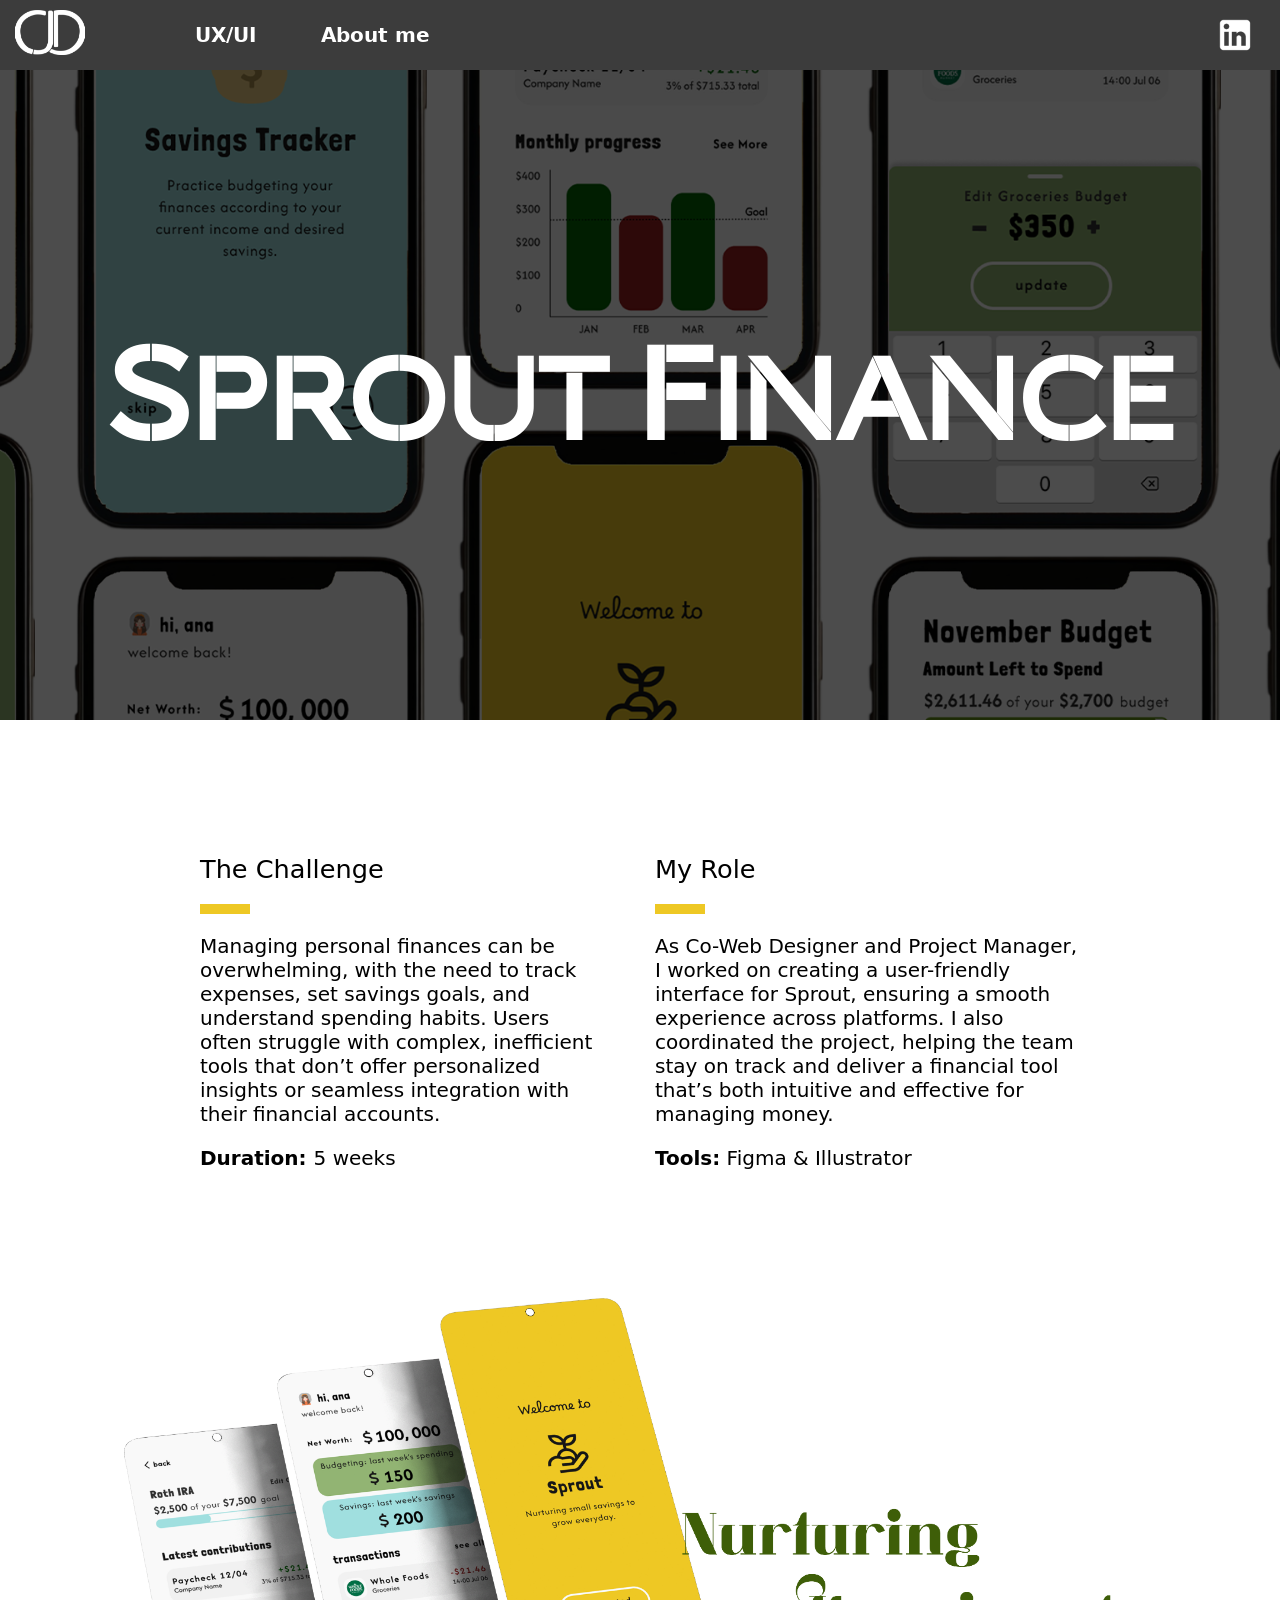
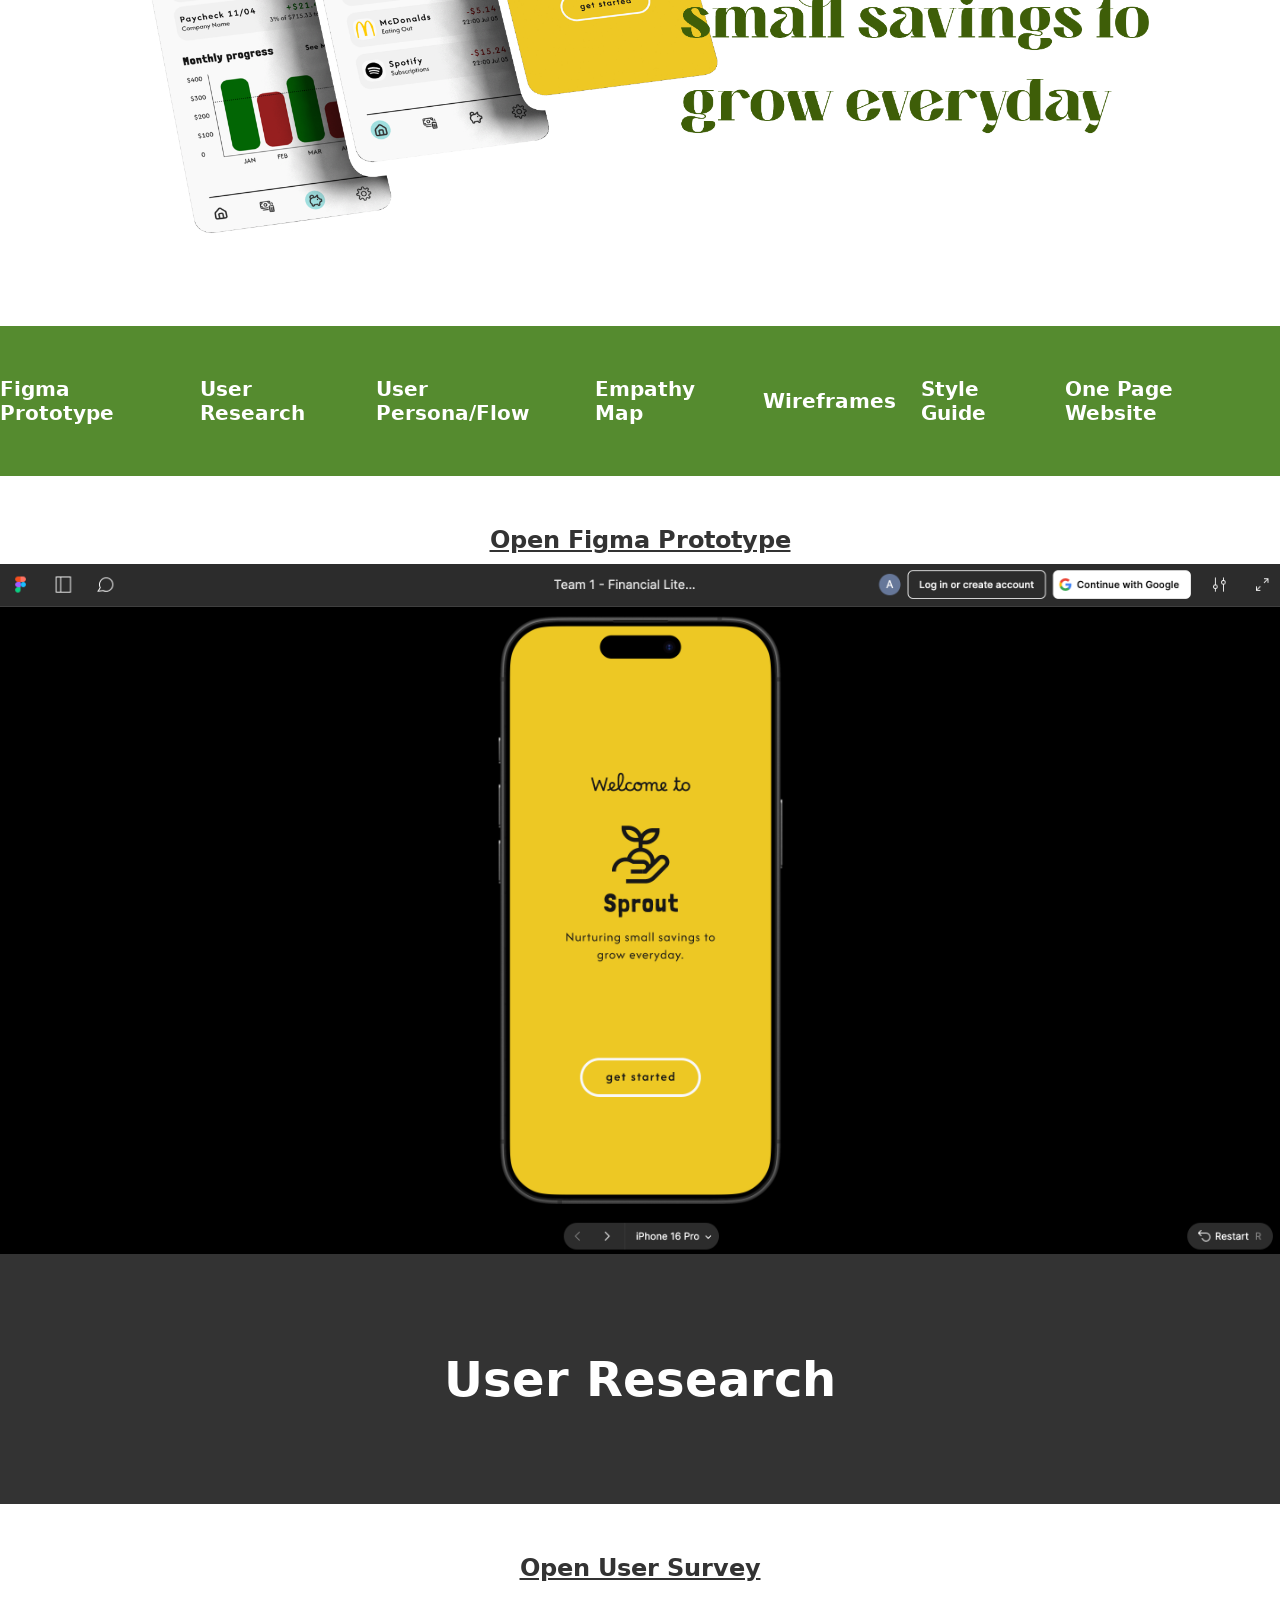
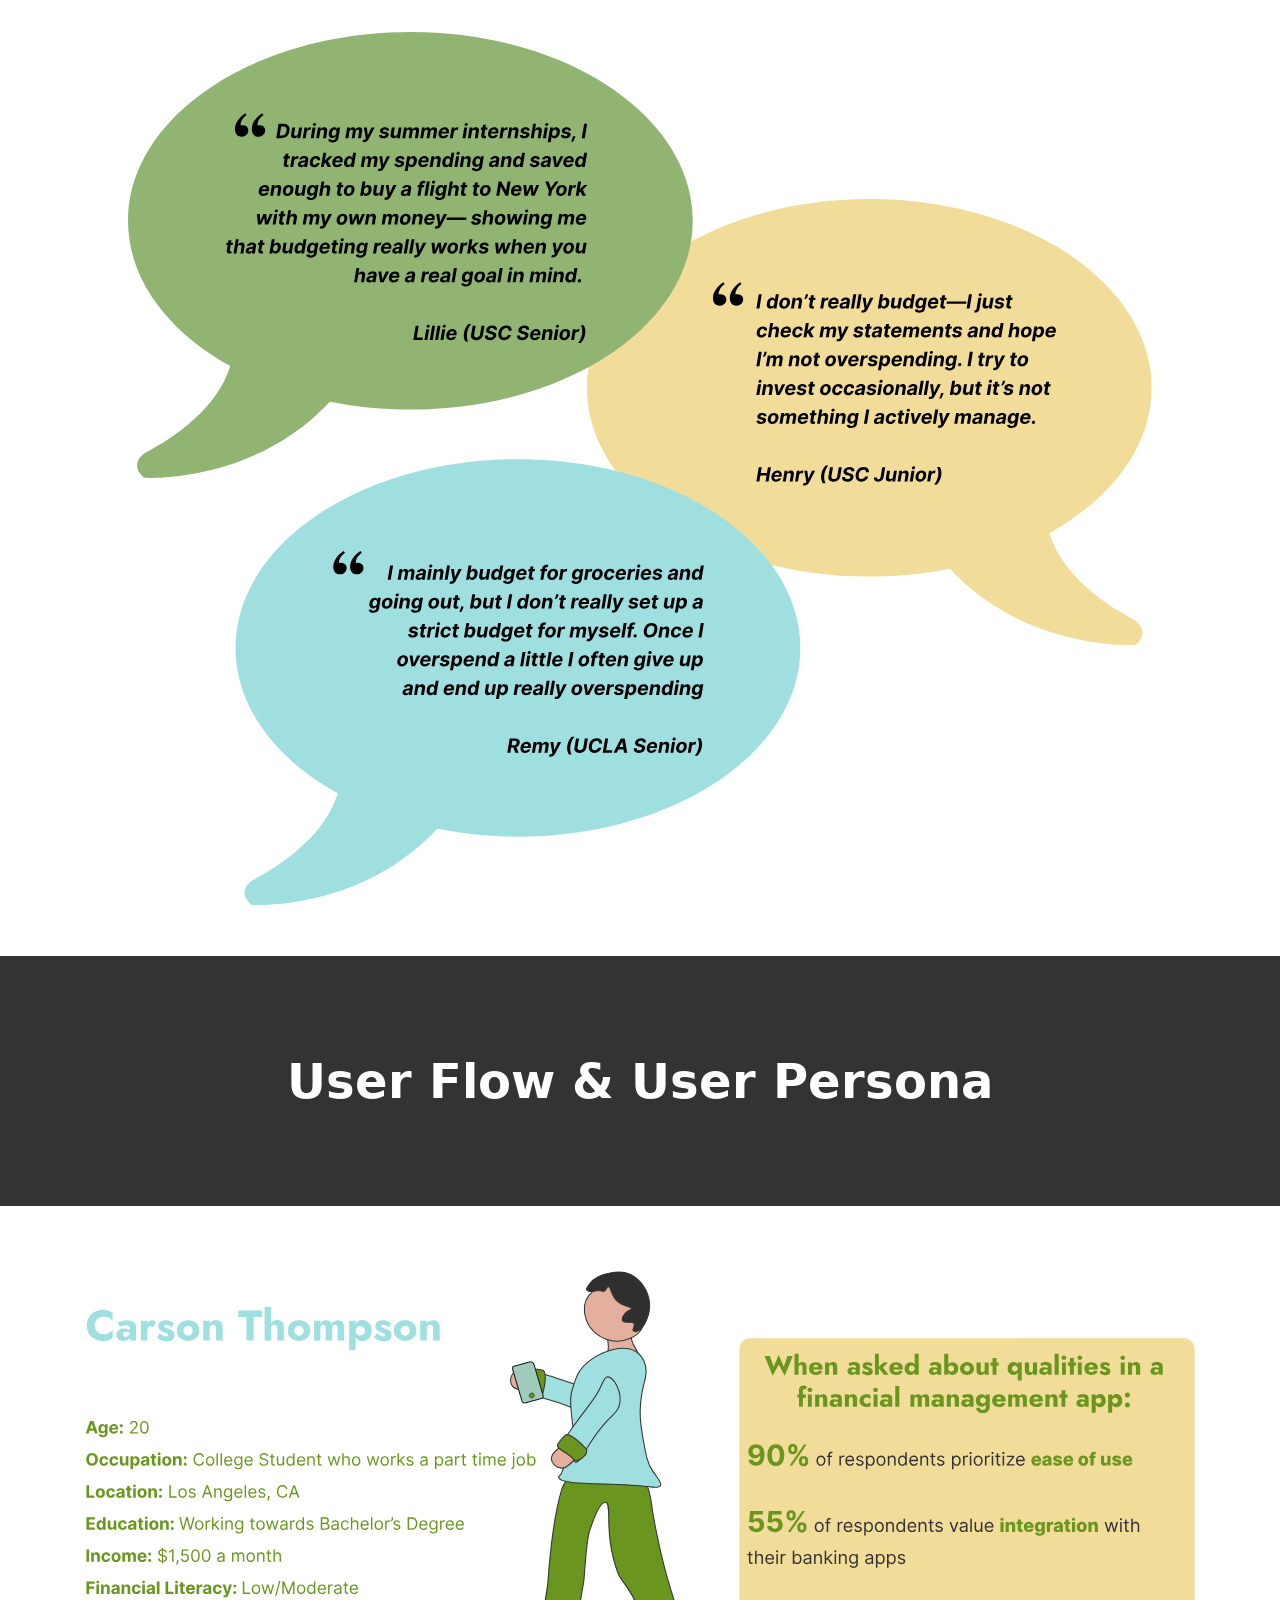
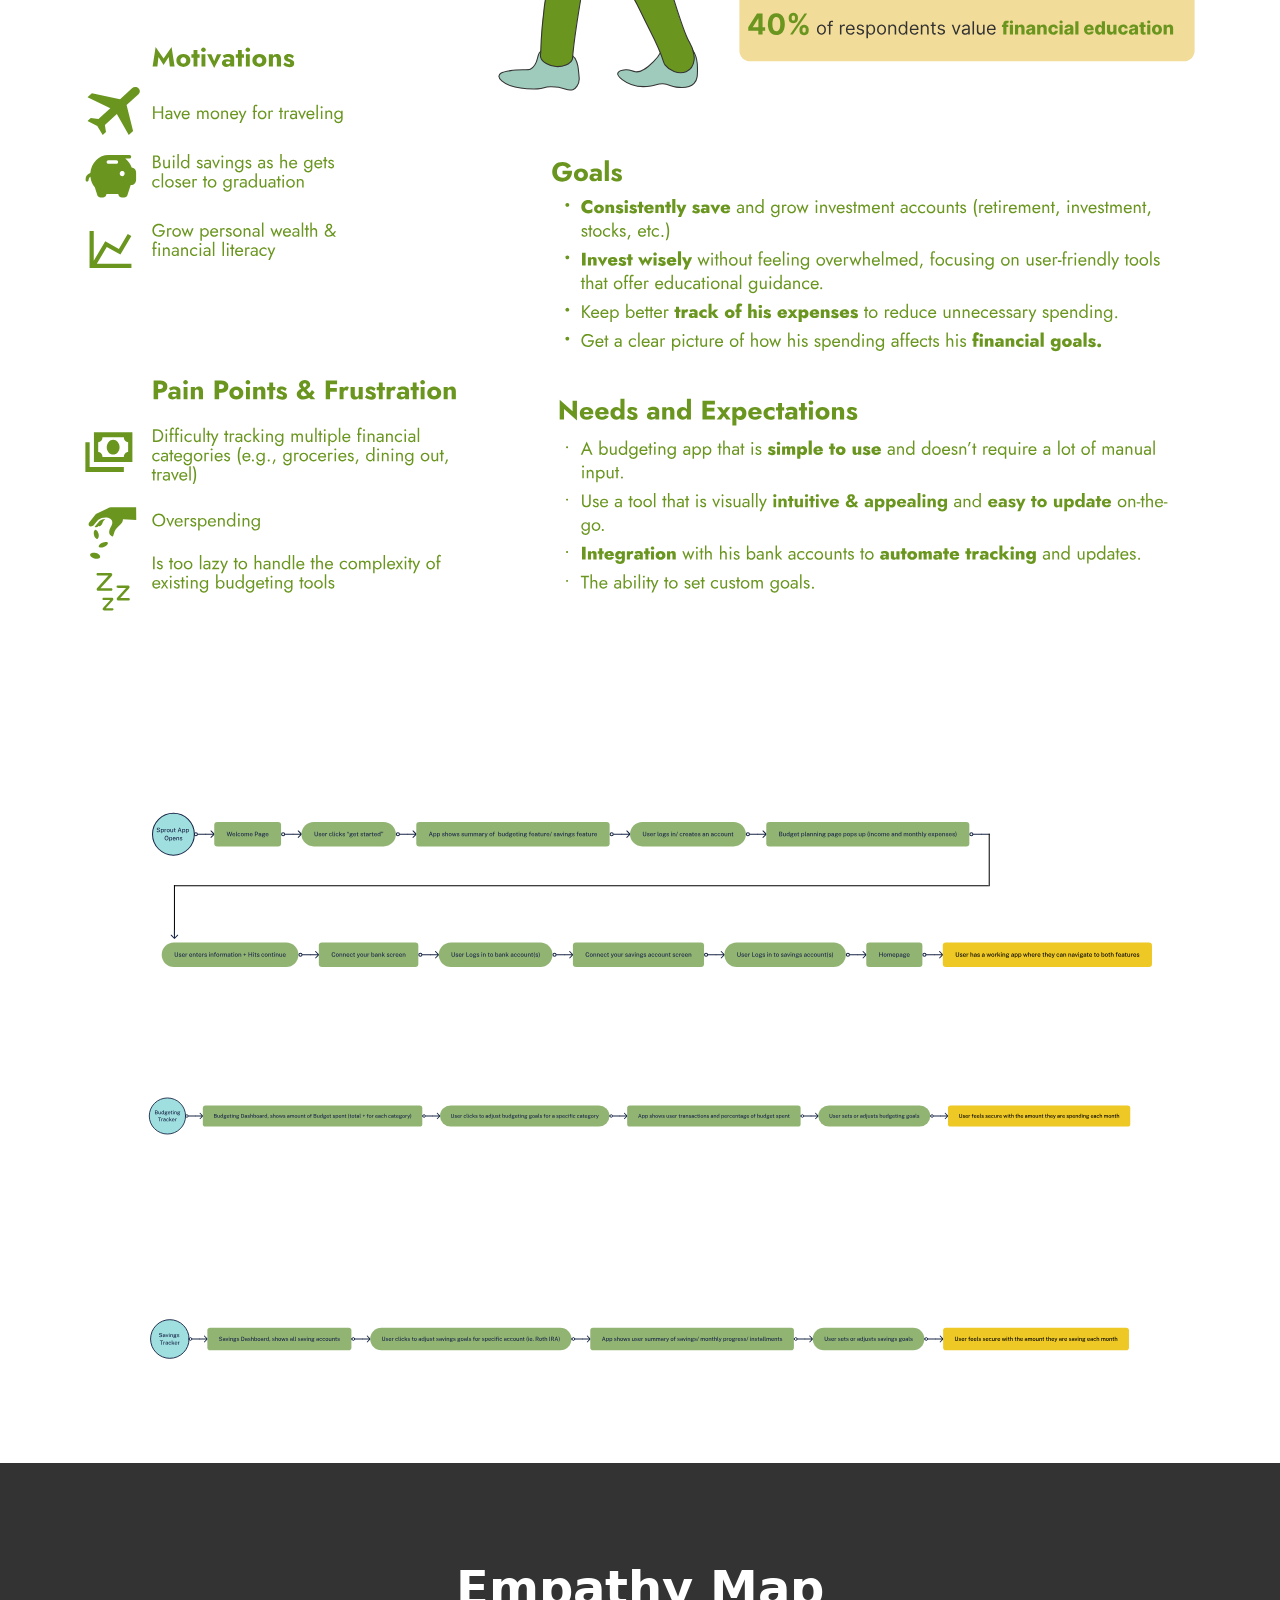
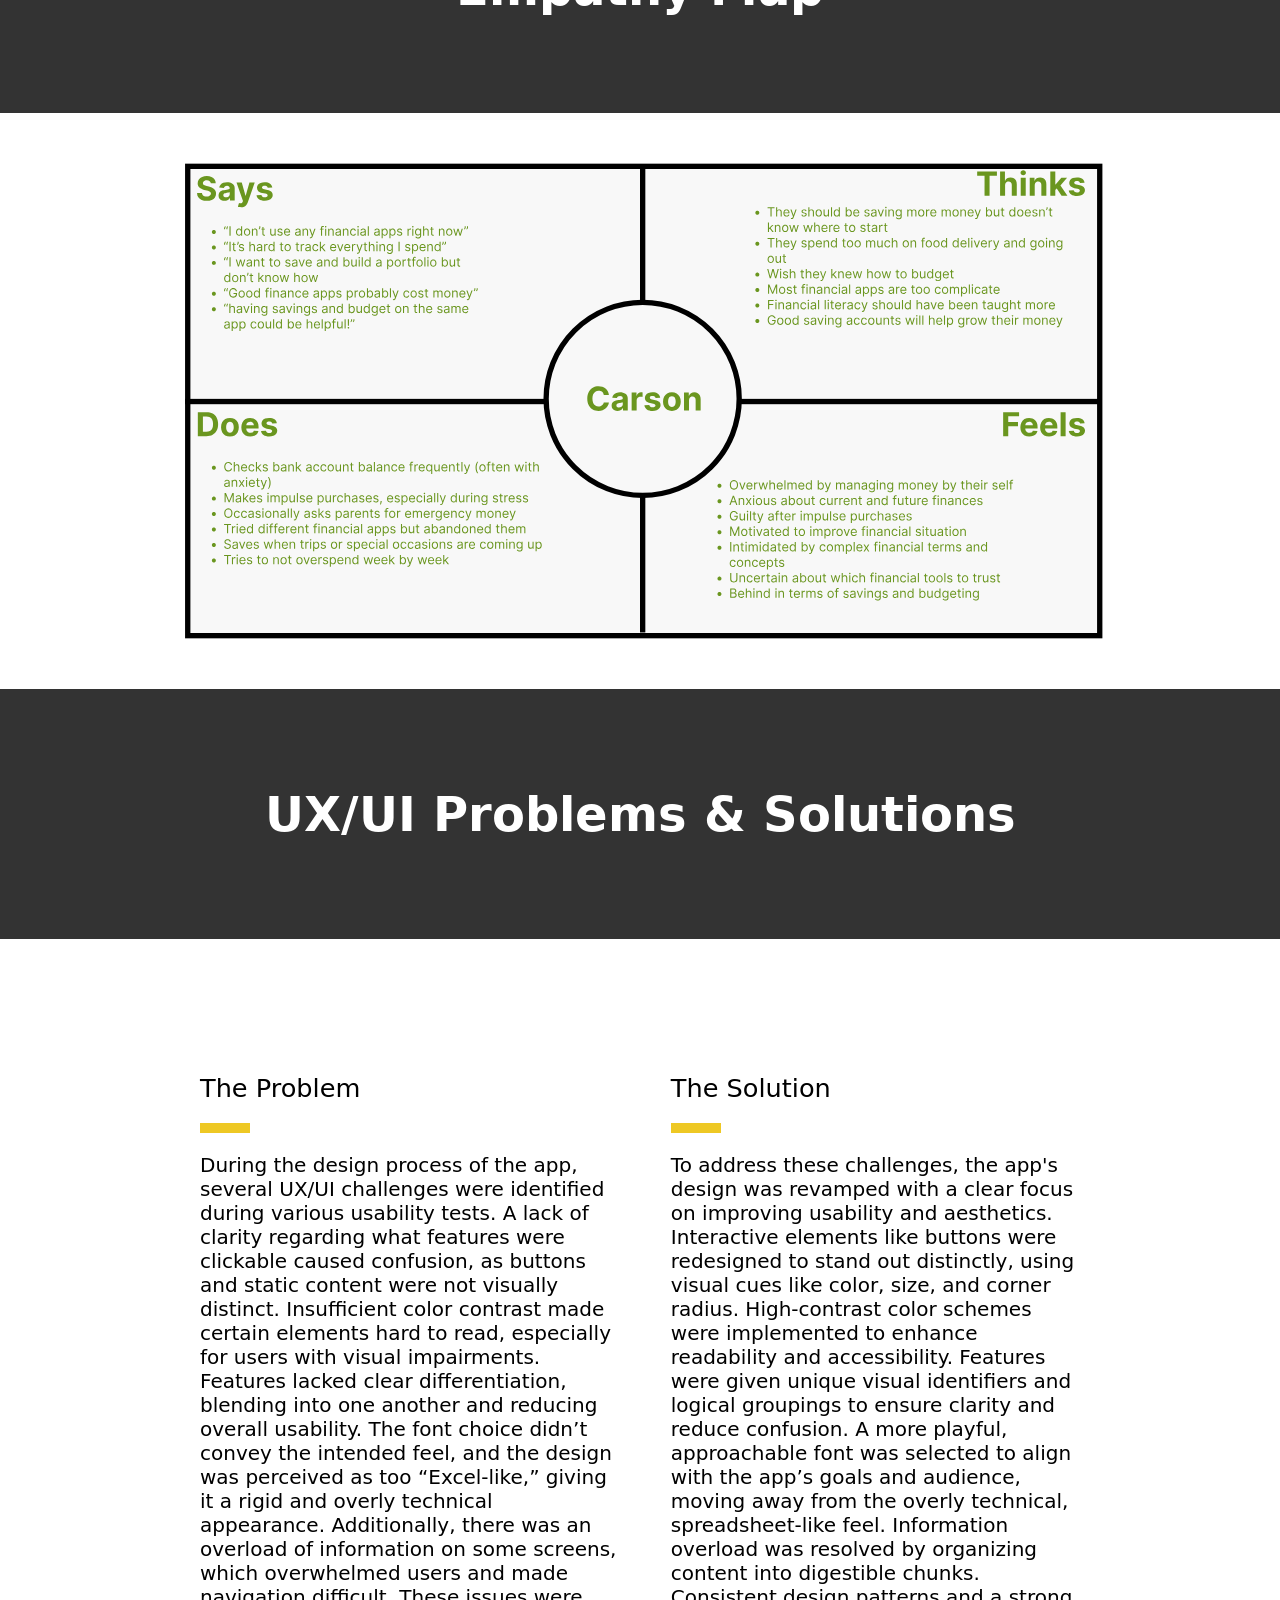
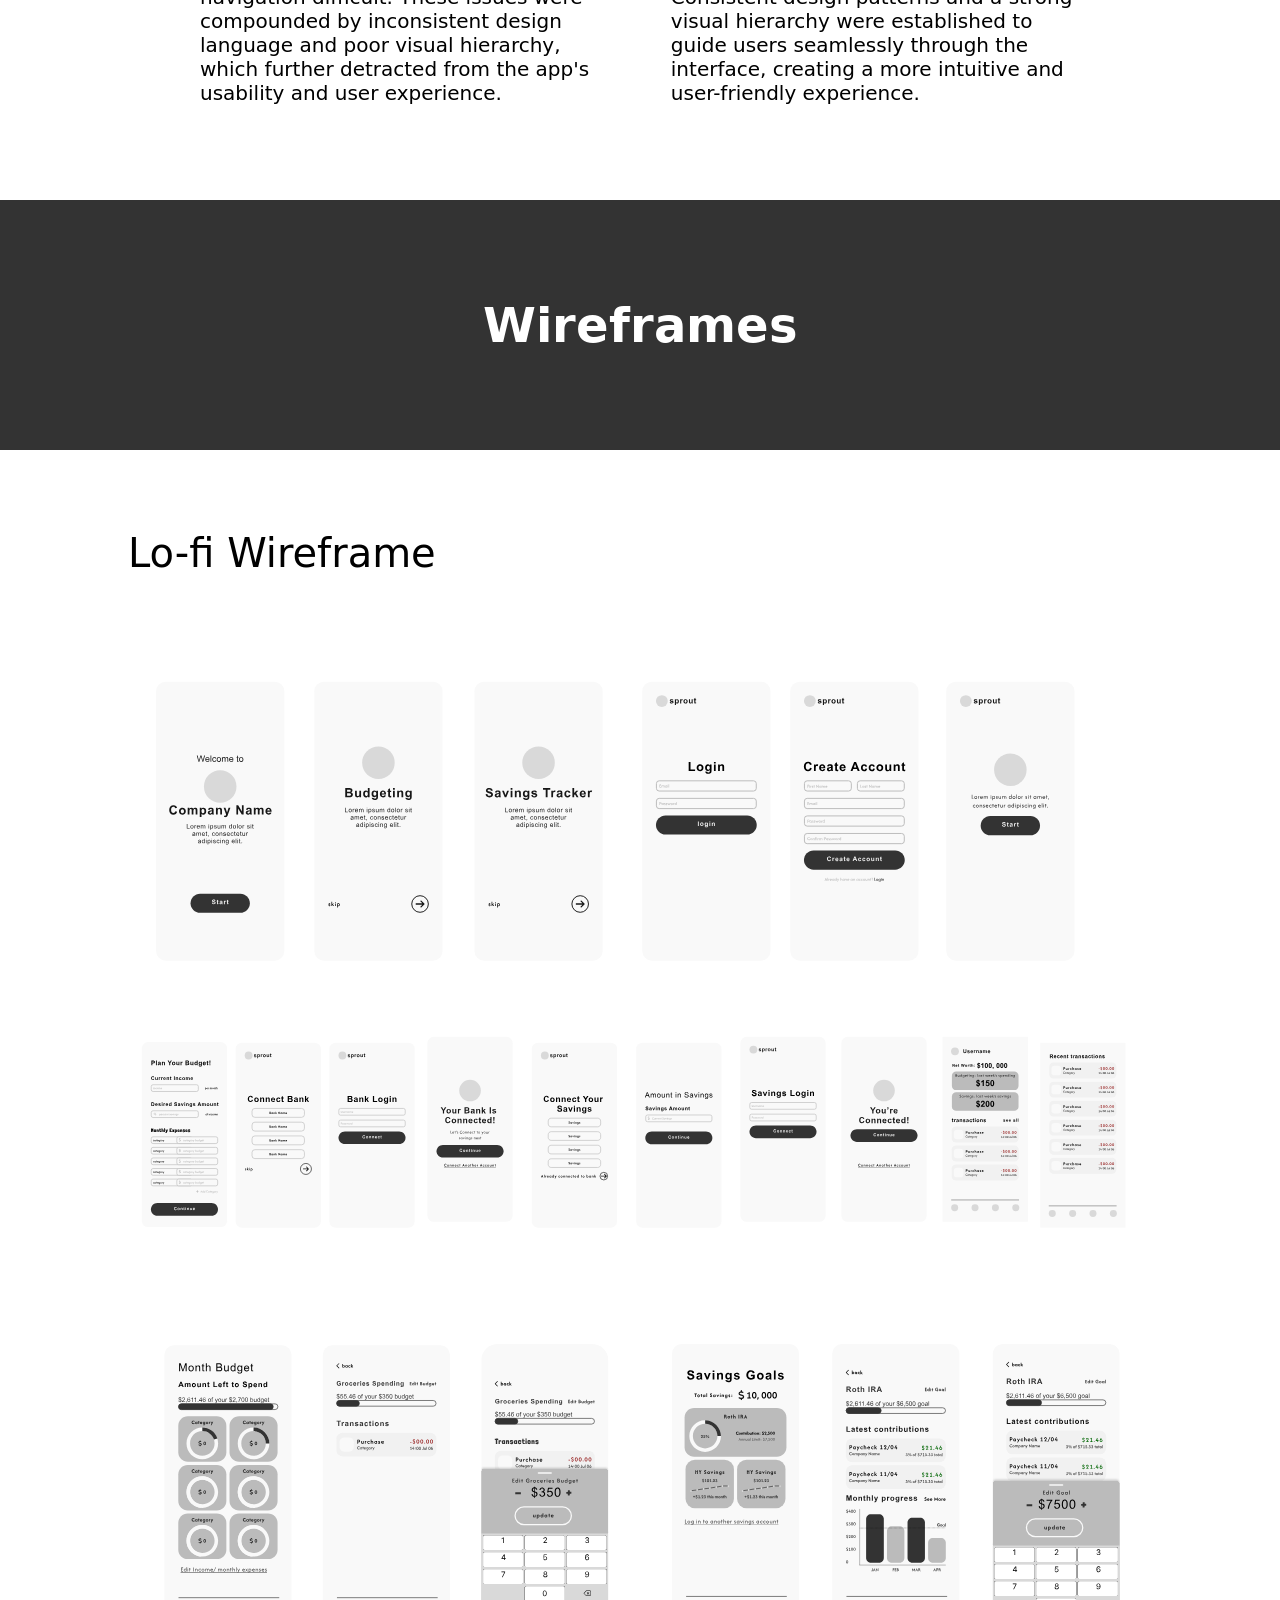
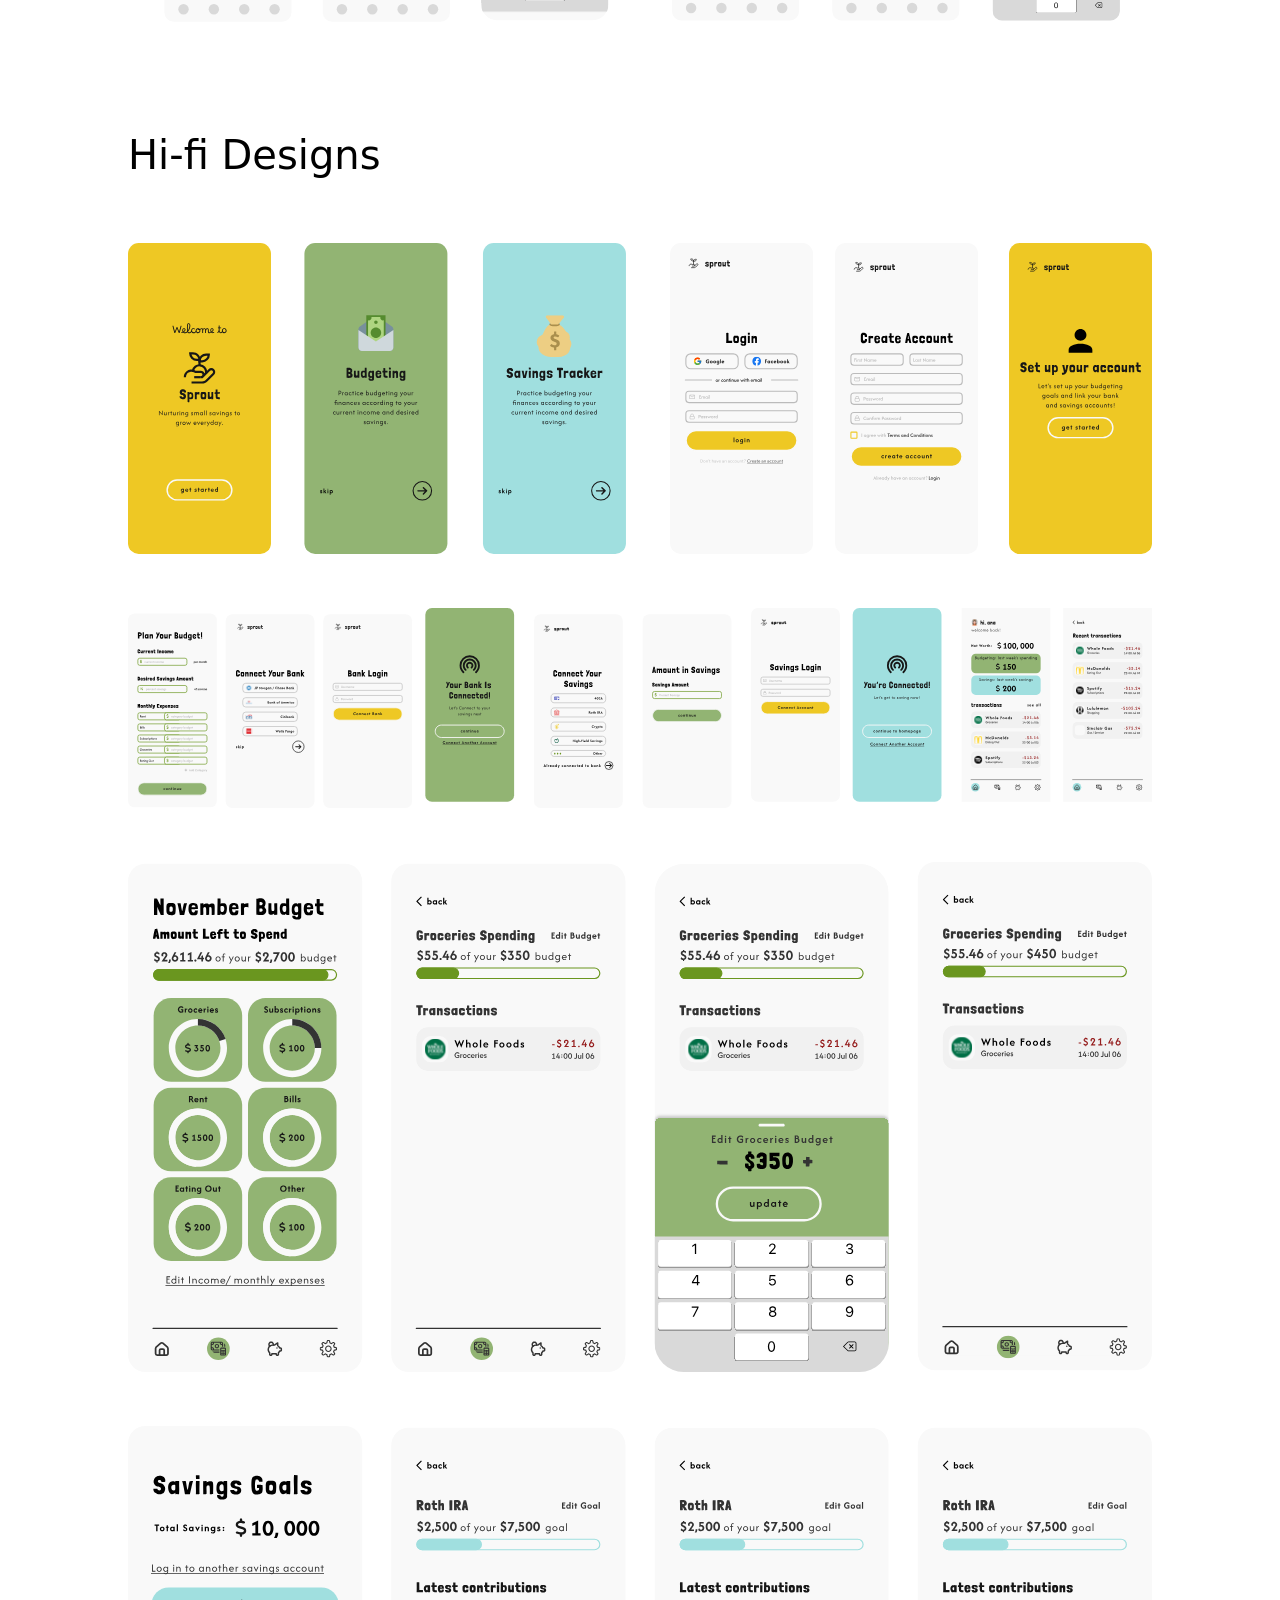
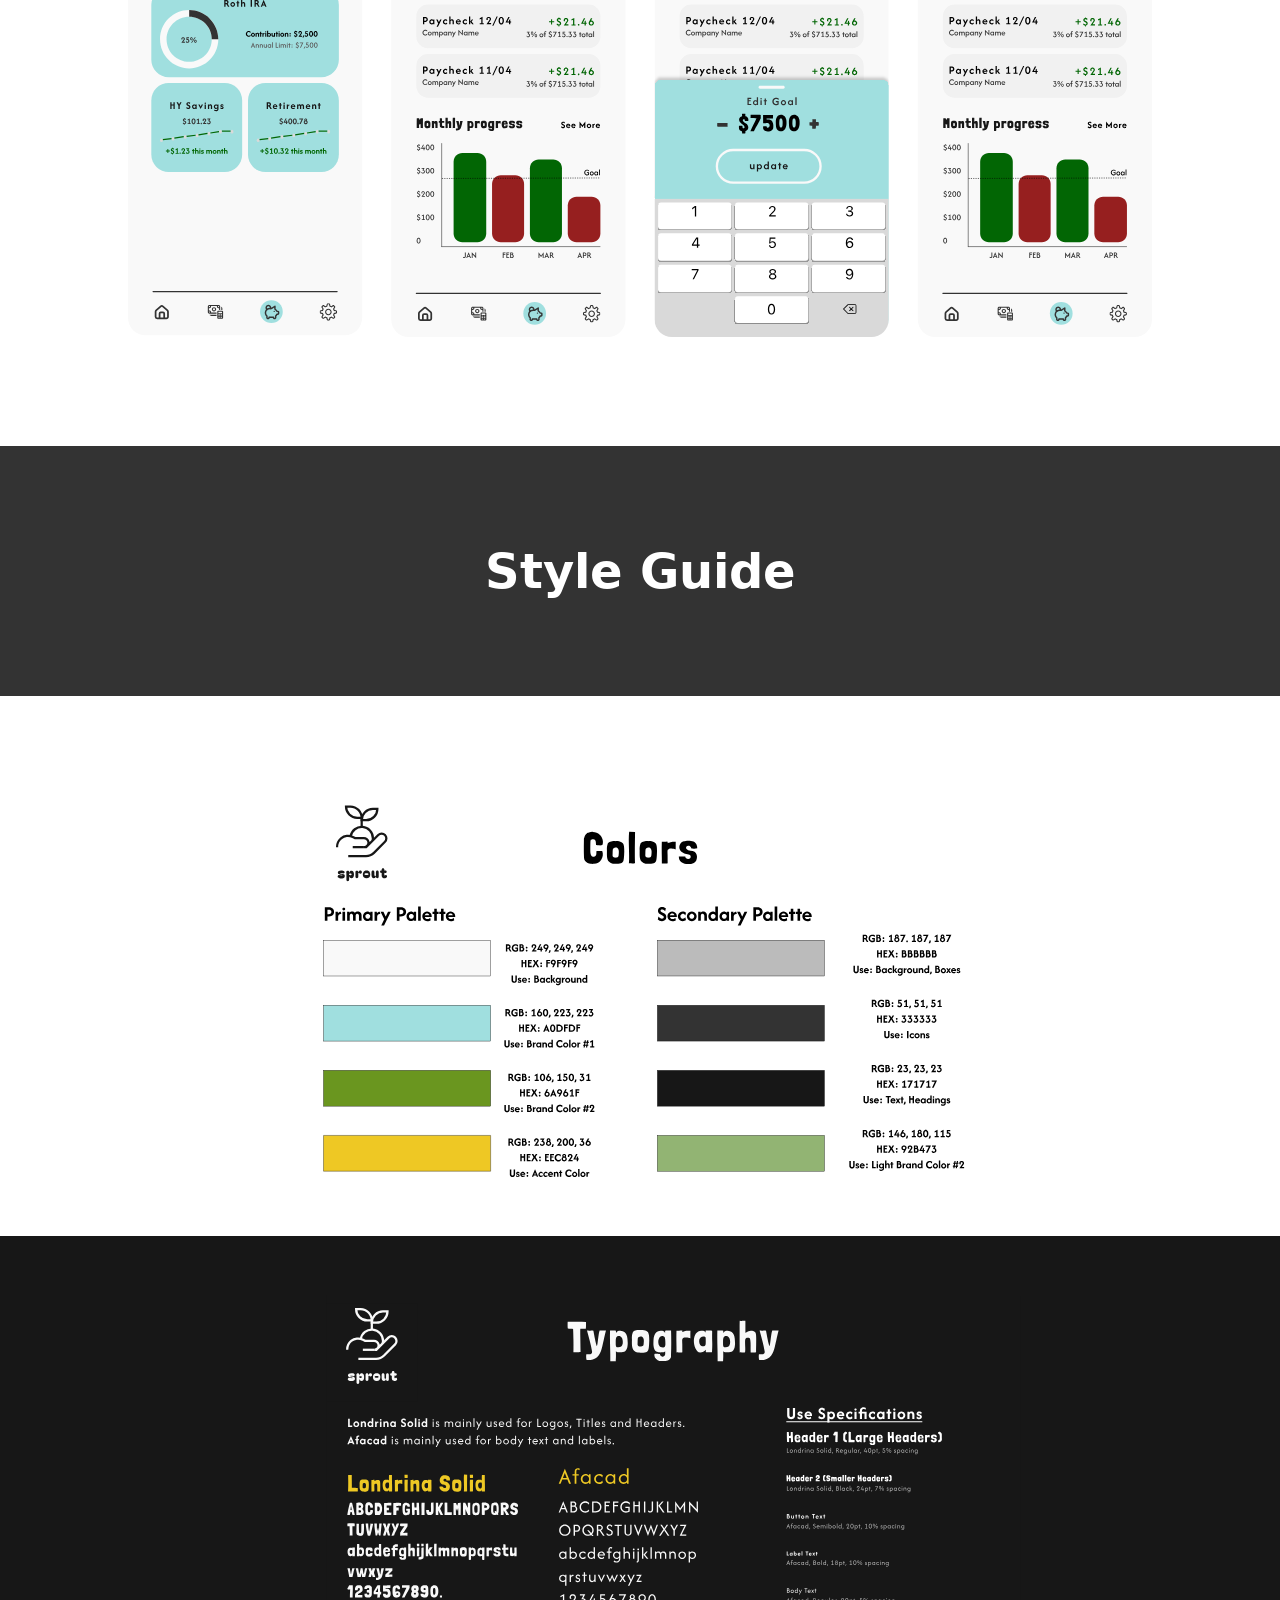
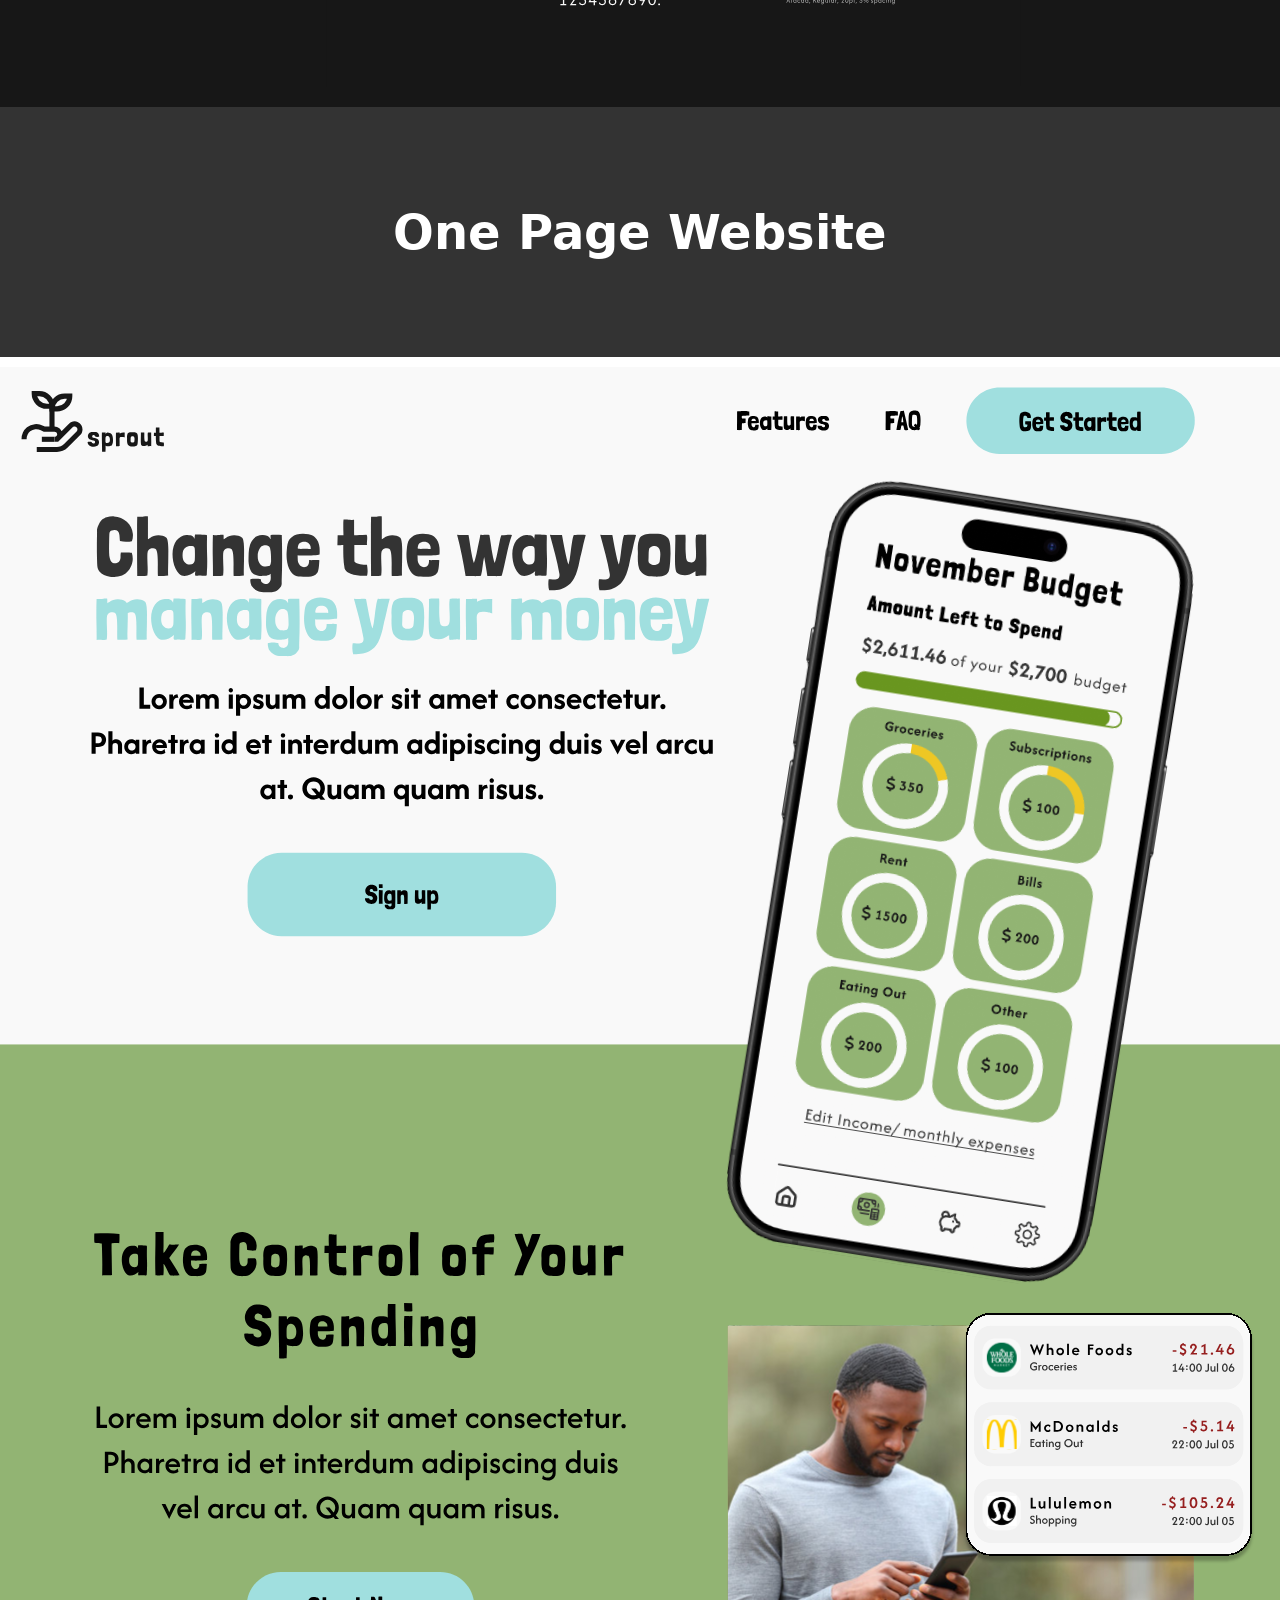
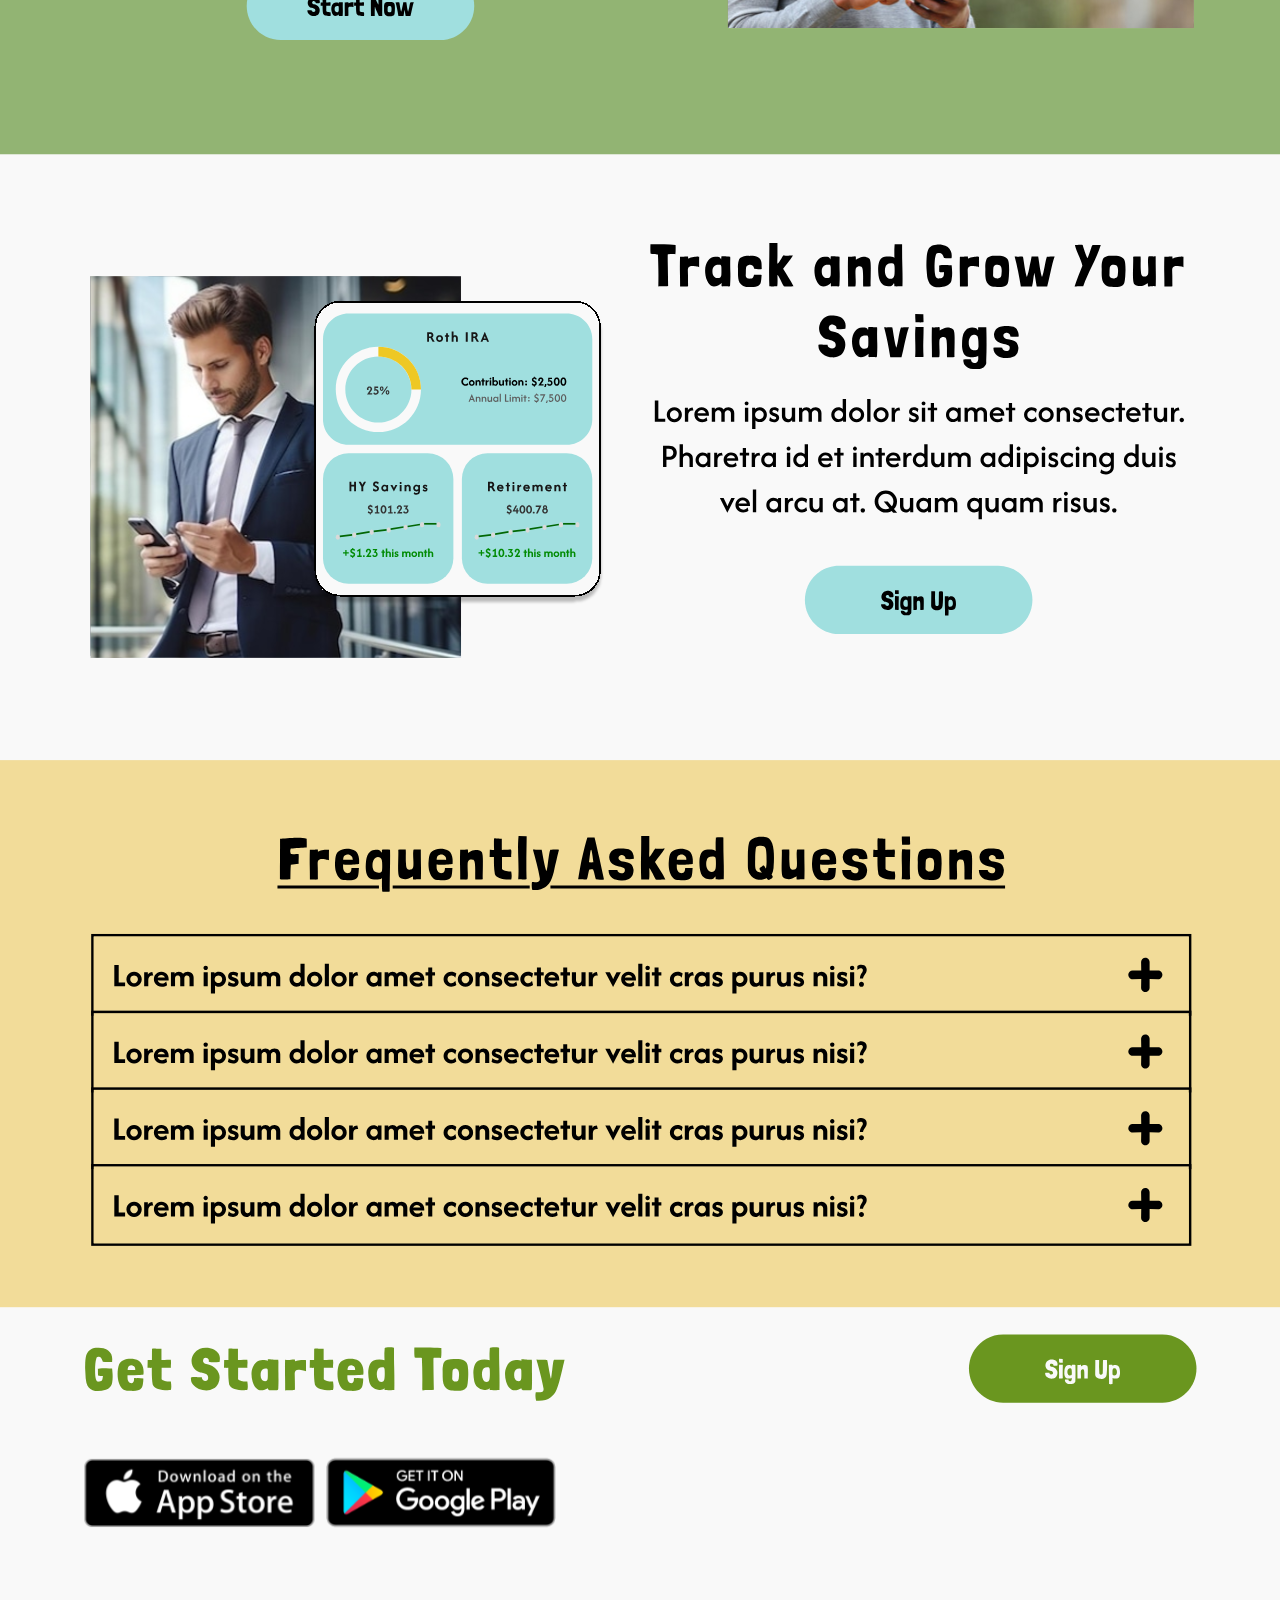
<file: sprout.html>
<!DOCTYPE html> 
<html> 
<head>
    <title>
        sprout
    </title>

     <meta name="viewport" content="width=device-width, initial-scale=1.0">
     
<link rel= "stylesheet" href= "shared.css">

<style>

/*button styling */
    .scbutton:hover {
        background-color: #ffcc00;
    }


/* top section */
    .hero-section {
        position: relative;
        background-image: url('sprout/phonePattern.png'); 
        background-size: cover;
        background-position: center;
        height: 650px; 
        width: 100%;
        background-attachment: fixed; /* Makes background stay in place */
        display: flex;
        align-items: center;
        justify-content: center;
        color: white;
        text-align: center;
          

    }

/*Two sections (role and challenege)   */

    .left {
        text-align: left;
        margin-left: 200px;
        margin-right:50px;
        margin-top:100px;
    }
    .right {
        text-align: left;
        margin-right: 200px;
        margin-top:100px;
    }
    h4 {
        margin-bottom: 20px;
    }
    h2 {
        font-family: 'AbangFashion', sans-serif;
    }
    .line {
        width: 0;
        height: 10px;
        background-color: #EEC824;
        animation: expand 1.5s ease-out forwards;
        animation-delay: 0.6s; /* Delay ensures smooth appearance */
    }

    @keyframes expand {
        from {
            width: 0;
        }
        to {
            width: 50px;
        }
    }


/*prototype image*/

    .heroContainer {
        display: flex;
        justify-content: center;  /* Centers horizontally */
        align-items: center;      /* Centers vertically */
        margin-top: -50px;
        
    }

    #heroImg {
        width:85vw;
        justify-content: center;

    }


/*process steps*/

    #strip {
        background-color:  #558B2F;
       
    }
    #strip a:hover {
        color: #0083DB;
    }

    .tag {
        margin: 20px;
    }
    #banner {
        margin-top: -75px;
    }

    .sectionHeader {
        position: relative; /* Add this to make ::before position relative to this element */
        background-image: url('sprout/greenPattern.png'); 
        display: flex;
        align-items: center;
        justify-content: center;
        background-size: cover;
        background-position: center;
        width: 100%;
        height: 250px; /* Ensure the height matches the overlay */
        background-attachment: fixed;
        color: white;
        z-index: 0; /* Ensure it stays below content */
        overflow: hidden; /* Prevents any content from overlapping unexpectedly */
    }

    .sectionHeader::before {
        content: "";
        position: absolute;
        top: 0;
        left: 0;
        width: 100%;
        height: 100%; /* Match the section height */
        background: rgba(0, 0, 0, 0.8); /* Overlay effect */
        z-index: -1; /* Moves it behind the text */
    }
    #sproutUserPersona{
        margin-top: 50px;
    }
        
    
     .researchImg {
        max-width: 100%;
        height: auto;
        display: block;
        margin: 0 auto;
    }

    #updatedHome, #updatedLesson {
        width: 600px;
    }

   

    #sproutUserFlow {
        margin-bottom: 50px;
    }
    #sproutEmpathyMap, .userResearchImg {
    	width: 80%;
    	display: flex;
    	margin-left: auto;
    	margin-right: auto;
    }
    .userResearch {
    	text-align: center;
    }
    .userResearchImg {
    	margin-bottom: 50px;
    	margin-top: 50px;
    }

    #prototype, #styleGuide, #research {
        text-align: center;
        justify-content: center;
        display: block;
        color: #333;
        font-size: 24px;
        padding-top: 50px;
    }

    #prototype img, #styleGuide img, #website img {
        display: block;
        width: 100vw;
        margin: 10px auto 0;
        
    }
    .highFi img {
        margin-top: 25px;
        margin-bottom: 25px;
    }


    @media only screen and (max-width: 768px) {
    .button-group {
        display: flex !important;       /* Use flexbox to align the buttons */
        flex-direction: column;         /* Stack the buttons vertically */
        justify-content: center;        /* Center buttons vertically within the group */
        align-items: center;            /* Center buttons horizontally */
        gap: 15px;                       /* Adds margin between the buttons */
        margin-top: 20px;                /* Optional: Adds top margin for spacing */
    }

    .sc-button {
        width: 100%;                     /* Make buttons full-width (optional) */
        text-align: center;              /* Ensure button text is centered */
    }

    /* Remove absolute positioning for prev/next buttons on mobile */
    .prev, .next {
        position: static !important;     /* Reset absolute positioning */
        margin: 10px 0;                  /* Add margin for spacing between buttons */
    }
    h2 {
        text-align: center;  
    }
    .sectionHeader, .hero-section {
        background-size: contain !important;
    }
}


</style>


</head>
<body>

<!-- navigation -->

<div id= "navbar">
        <a href= "index.html" >
        <img id="logo" src= "assets/img/personal_logo.svg" alt="CJD"> </a>
    
        <a href= "index.html#work">UX/UI </a>
        
        <a href= "resume.html">About me</a>
        <div id="linkedIn">
            <a href= "https://www.linkedin.com/in/christina-doolan-36b1a224a/" target =_blank>
                <img id="linked" src= "assets/img/linkedin.png" alt= "linkedin">
            </a>
        </div>
    </div> <!-- nav bar -->




<!-- Hero section -->

    <section class="hero-section">
        <div class="hero-content">
           
            <h1 id="name"> Sprout Finance </h1>
            
            
            
        </div>
    </section> <!-- hero section -->



<!-- challenge and role sections -->

    <div class="twoSections">
                
        <div class="left">
            <h4> The Challenge </h4>
            <div class="line"></div>

            <script>
            document.addEventListener("DOMContentLoaded", function () {
                const line = document.querySelector(".line");
                
                const observer = new IntersectionObserver(entries => {
                    entries.forEach(entry => {
                        if (entry.isIntersecting) {
                            line.style.animation = "expand 1.5s ease-out forwards";
                        }
                    });
                });

                observer.observe(line);
            });
            </script>


            <p >Managing personal finances can be overwhelming, with the need to track expenses, set savings goals, and understand spending habits. Users often struggle with complex, inefficient tools that don’t offer personalized insights or seamless integration with their financial accounts.</p> 
            
            <p> 
            <strong>Duration: </strong>5 weeks</p>
           
        </div> <!-- leftsection of home screen -->

        <div class="right">
            <h4> My Role </h4>
            <div class="line"></div>
            <p> As Co-Web Designer and Project Manager, I worked on creating a user-friendly interface for Sprout, ensuring a smooth experience across platforms. I also coordinated the project, helping the team stay on track and deliver a financial tool that’s both intuitive and effective for managing money. </p>

            <p> <strong>Tools:</strong> Figma & Illustrator </p>
        </div> <!-- right side text -->

    </div> <!-- end of role and challenges section  -->

   

<!-- hero image section -->

<div class="heroContainer">
<img id="heroImg" src = "sprout/sproutMain.png">
</div>


<!-- process section -->

<!-- nav strip -->
    <div id="strip">
        <a href="sprout.html#prototype">Figma Prototype</a>
        <a href="sprout.html#sproutUserResearch">User Research</a>
        <a href="sprout.html#sproutUserPersona">User Persona/Flow</a>
        <a href="sprout.html#sproutEmpathyMap">Empathy Map</a>

        
       <!--  <a href="sprout.html#sproutUXProblems">UX/UI Problems and Solutions</a> -->
        <a href="sprout.html#sproutWireframes">Wireframes</a>
       
        <a href="sprout.html#styleguide">Style Guide</a>
         <a href="sprout.html#pageWebsite">One Page Website</a>
     </div> 


<!-- figma prototype -->


    <a id="prototype" href="https://www.figma.com/proto/dhyhpT9aG1GFMoKApSaMJR/Team-1---Financial-Literacy-(Copy)?page-id=50%3A2&node-id=200-1750&viewport=1207%2C276%2C0.19&t=xPcPetZxAwwCTROP-1&scaling=scale-down&content-scaling=fixed&starting-point-node-id=200%3A1750" target="_blank" rel="noopener noreferrer">
        Open Figma Prototype
        <img src= "sprout/figmaPrototype.png">
    </a>




<!-- user research -->

    <div class=sec3 id="sproutSec3">
        <div class=sectionHeader>
            <h2> User Research </h2>
        </div>
       
        <div class="userResearch" id="sproutUserResearch">
        	<a id="research" href="https://docs.google.com/forms/d/e/1FAIpQLSepon8y7MuSHufB3OrpcI-pq7ZtZ26gutgTHYvJGVBvoGvS2w/viewform?usp=sf_link" target="_blank" rel="noopener noreferrer">
        Open User Survey
        
    </a>
            <img id="userResearchImage" class="userResearchImg" src="sprout/research1.svg" alt="User Flow Image">
            
            
            
        </div>
    </div> <!-- end of user research Section -->




<!-- user flow and user persona -->

    <div class=sec3 id="sproutSec3">
        <div class=sectionHeader>
            <h2> User Flow & User Persona </h2>
        </div>
        <div>
            <img class="userPersona" id="sproutUserPersona" src="sprout/sproutUserPersona.svg" alt="face image">
        </div> <!-- end of user flows and personas section -->
        <div class="userFlow" id="sproutUserFlow">
            <img id="userFlowImage" class="userFlowImg" src="sprout/sproutUserFlow.svg" alt="User Flow Image">
             <img id="userFlowImage" class="userFlowImg" src="sprout/sproutUserFlow1.svg" alt="User Flow Image">
             <img id="userFlowImage" class="userFlowImg" src="sprout/sproutUserFlow2.svg" alt="User Flow Image">
        </div>
    </div> <!-- end of user flows and personas section -->
    


<!-- empathy map -->

    <div class=sec3 id="sproutSec3">
        <div class=sectionHeader>
            <h2> Empathy Map </h2>
        </div>
        <div>
            <img class="empathyMap" id="sproutEmpathyMap" src="sprout/empathyMap.svg" alt="face image">
        </div> <!-- end of user flows and personas section -->
       
    </div> <!-- empathy map -->



  

<!-- ux/ui problems section -->

    <div class="sec4" id="sproutUXProblems">
        <div class="sectionHeader">
            <h2>UX/UI Problems & Solutions</h2>
        </div>
        <div class="twoSections">
                    
            <div class="left">
                <h4> The Problem</h4>
                <div class="line"></div>

            <script>
            document.addEventListener("DOMContentLoaded", function () {
                const line = document.querySelector(".line");
                
                const observer = new IntersectionObserver(entries => {
                    entries.forEach(entry => {
                        if (entry.isIntersecting) {
                            line.style.animation = "expand 1.5s ease-out forwards";
                        }
                    });
                });

                observer.observe(line);
                });
            </script>

                <p >During the design process of the app, several UX/UI challenges were identified during various usability tests. A lack of clarity regarding what features were clickable caused confusion, as buttons and static content were not visually distinct. Insufficient color contrast made certain elements hard to read, especially for users with visual impairments. Features lacked clear differentiation, blending into one another and reducing overall usability. The font choice didn’t convey the intended feel, and the design was perceived as too “Excel-like,” giving it a rigid and overly technical appearance. Additionally, there was an overload of information on some screens, which overwhelmed users and made navigation difficult. These issues were compounded by inconsistent design language and poor visual hierarchy, which further detracted from the app's usability and user experience.</p> 

                <p> 
            
           
            </div> <!-- leftsection of home screen -->

            <div class="right">
                <h4> The Solution </h4>
                <div class="line"></div>
                    <p> To address these challenges, the app's design was revamped with a clear focus on improving usability and aesthetics. Interactive elements like buttons were redesigned to stand out distinctly, using visual cues like color, size, and corner radius. High-contrast color schemes were implemented to enhance readability and accessibility. Features were given unique visual identifiers and logical groupings to ensure clarity and reduce confusion. A more playful, approachable font was selected to align with the app’s goals and audience, moving away from the overly technical, spreadsheet-like feel. Information overload was resolved by organizing content into digestible chunks. Consistent design patterns and a strong visual hierarchy were established to guide users seamlessly through the interface, creating a more intuitive and user-friendly experience.</p>

            
            </div> <!-- right side text -->
        </div> <!-- end of ux/ui problems section -->




<!-- wireframes section -->

    <div class=sec5 id="sproutWireframes">
        <div class=sectionHeader>
            <h2> Wireframes </h2>
        </div>
        <div class="secContent">   
            <h3> Lo-fi Wireframe </h3>
            <div class="loFi">
                <img class="wireframeImg" src="sprout/sproutLofi.svg" alt="face image">
                <img class="wireframeImg" src="sprout/sproutLofi1.svg" alt="face image">
                <img class="wireframeImg" src="sprout/sproutLofi2.svg" alt="face image">
          
            </div>
            <h3> Hi-fi Designs </h3>
            <div class="highFi">
                <img class="wireframeImg" src="sprout/sproutHighfi.svg" alt="face image">
                <img class="wireframeImg" src="sprout/sproutHighfi1.svg" alt="face image">
                <img class="wireframeImg" src="sprout/sproutHighfi2.svg" alt="face image">
                <img class="wireframeImg" src="sprout/sproutHighfi3.svg" alt="face image">
            </div>
        </div>


    </div> <!-- end of wireframes section -->


<!-- styleguide -->

    <div id="styleguide">
      <div class="sectionHeader">
            <h2>Style Guide</h2>
        </div>
        <div id= styleGuide>
             <img src= "sprout/colors.svg">
            <img src= "sprout/typography.svg">
        </div>
    </div>


<!-- website -->
    <div id="pageWebsite">
      <div class="sectionHeader">
            <h2>One Page Website</h2>
        </div>
        <div id= website>
             <img src= "sprout/website.svg">     
        </div>
    </div>




<!-- next and previous buttons -->
   <div class="button-group"> 
        <div class="sc-button">
            <form action="bluebeam.html">
                <button class="scbutton" type="submit"> ← Prev Project</button> 
            </form>
        </div>
        <div class="sc-button">
            <form action="ravinia.html">
                <button class="scbutton" type="submit"> Next Project → </button> 
            </form>
        </div>
    </div>

</body> 
</html>
</file>
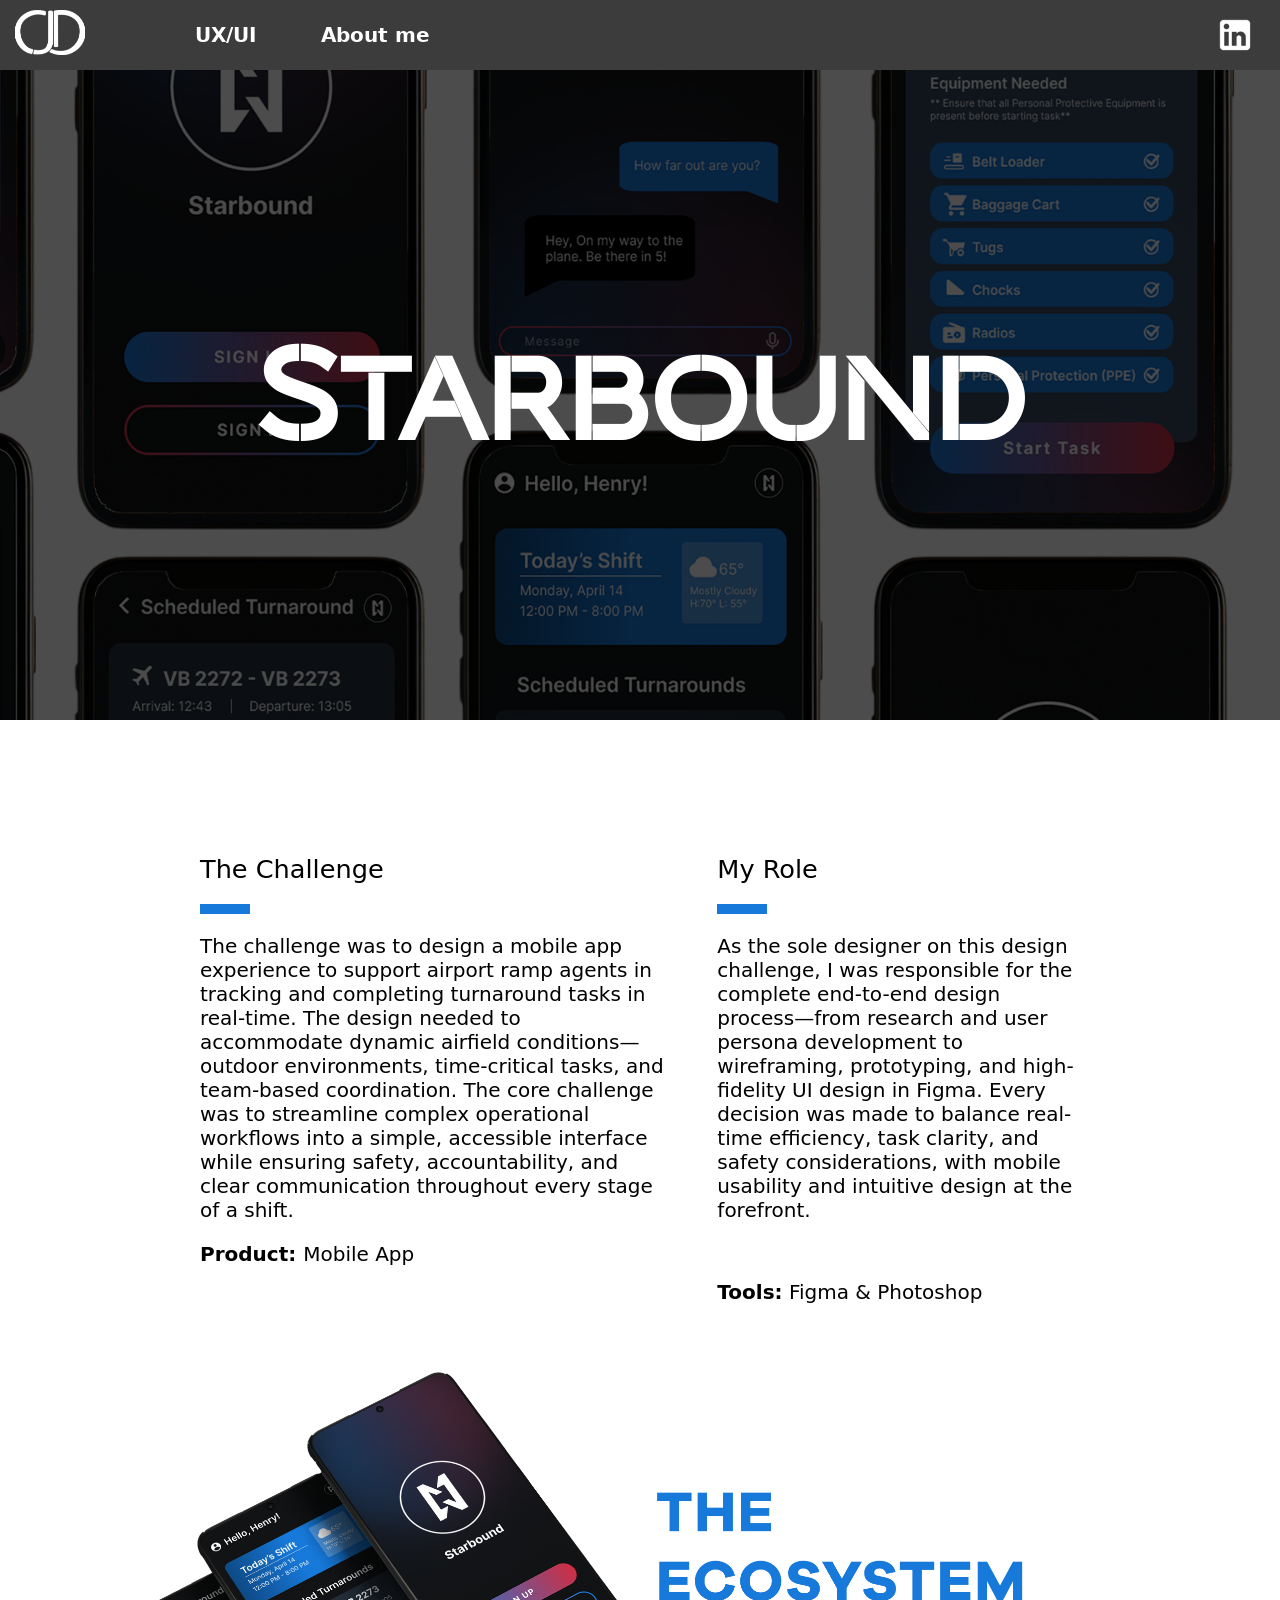
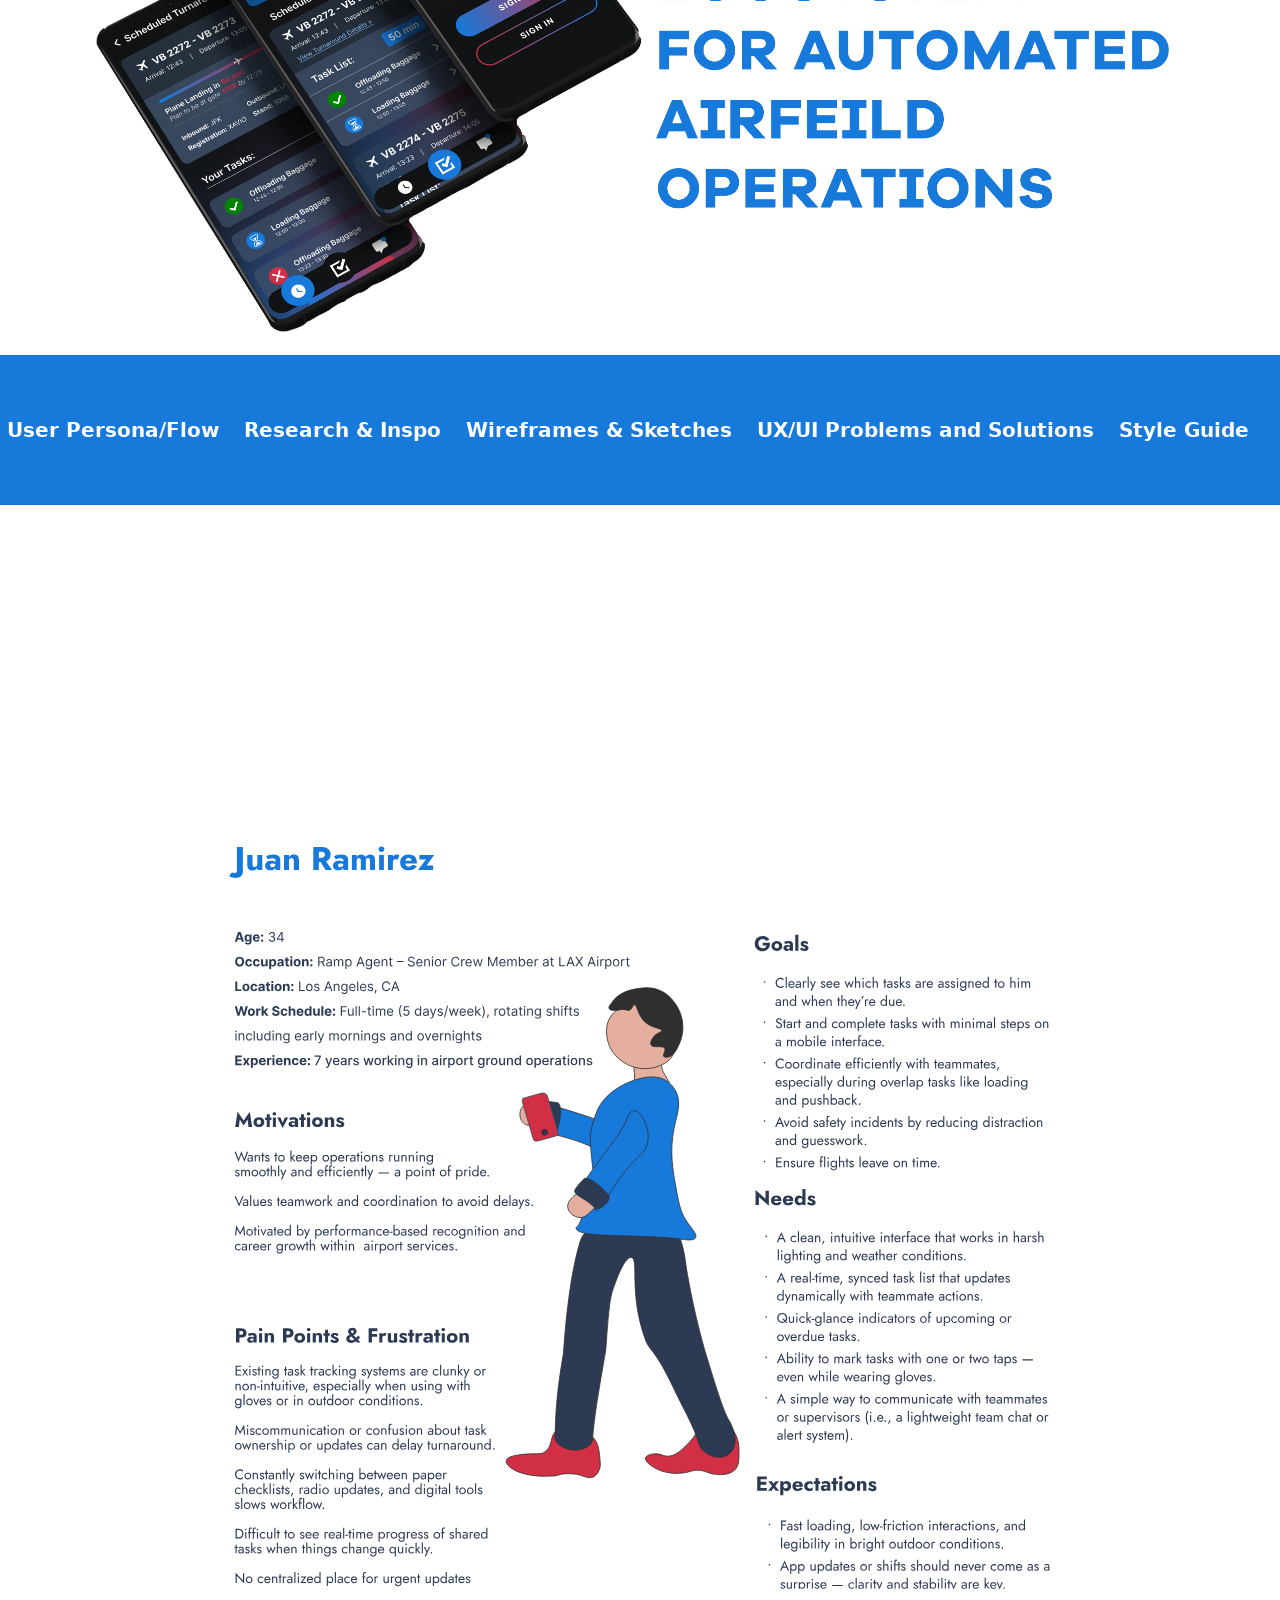
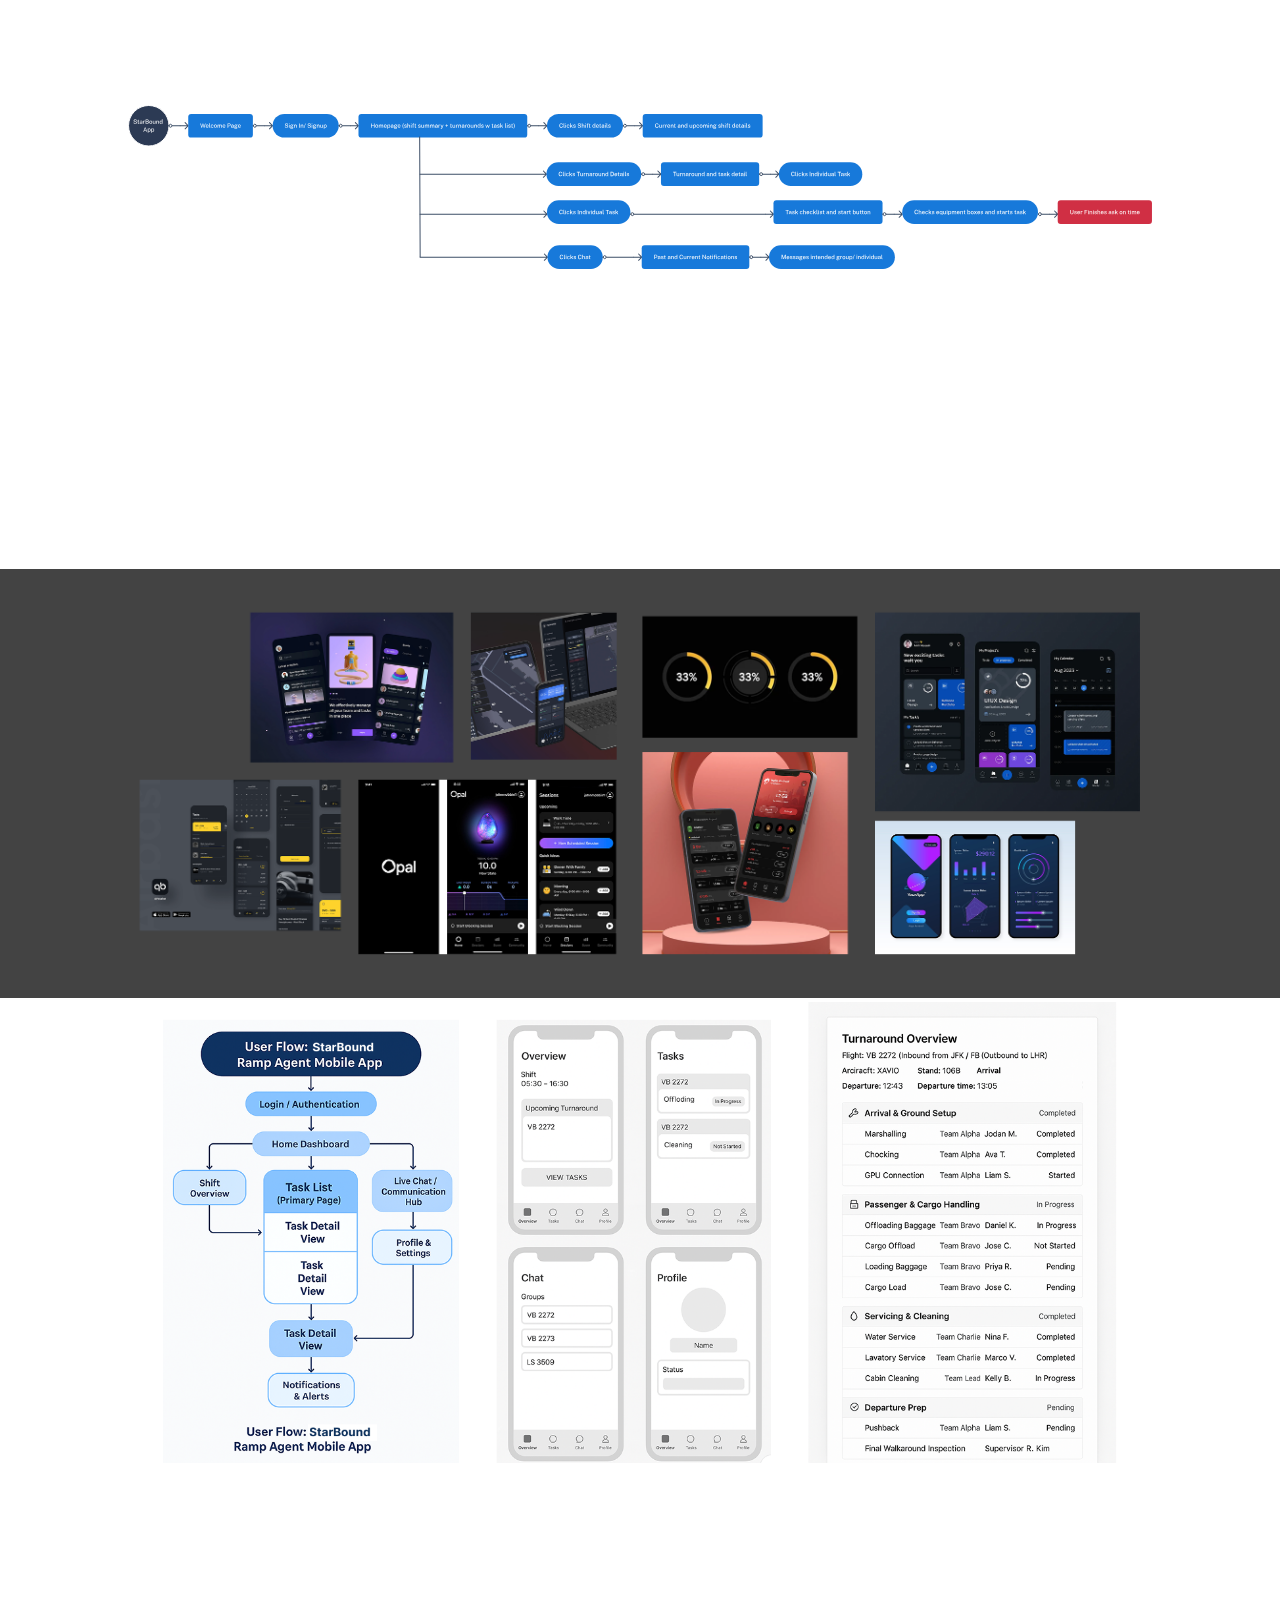
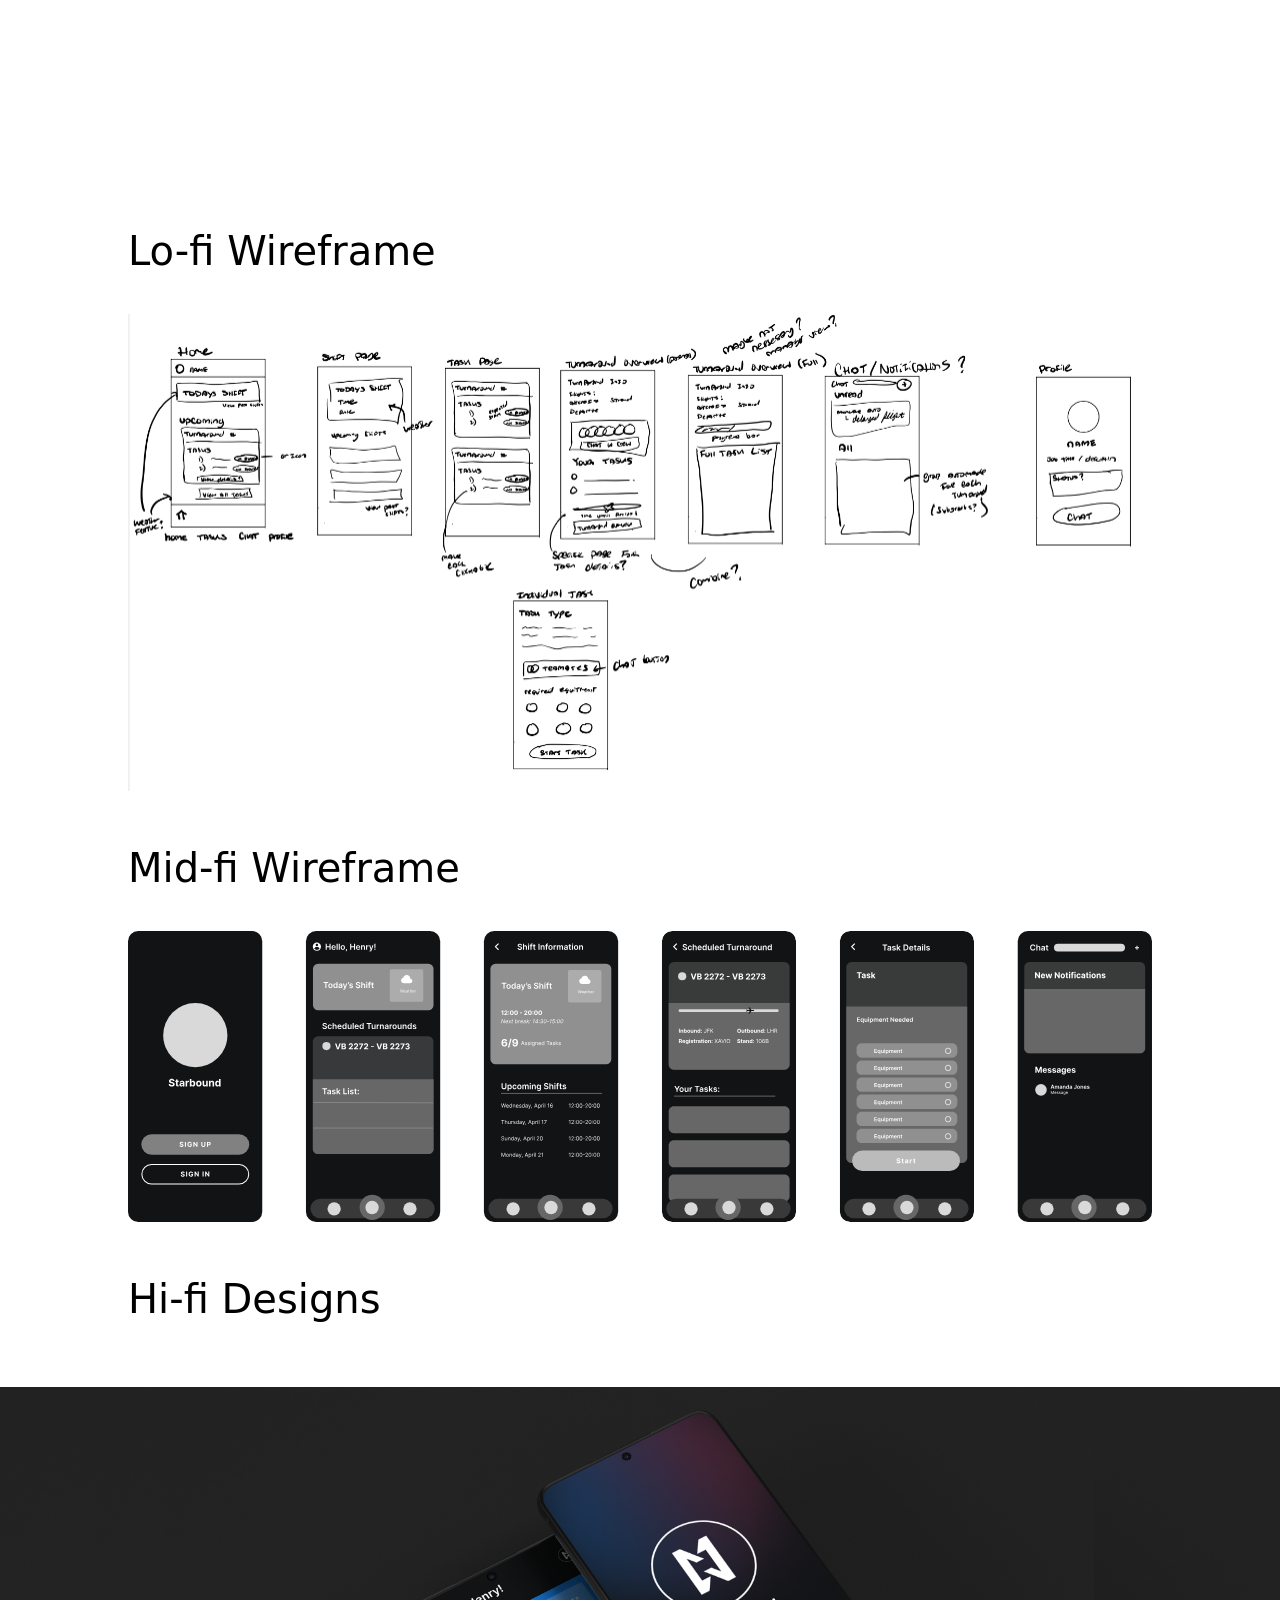
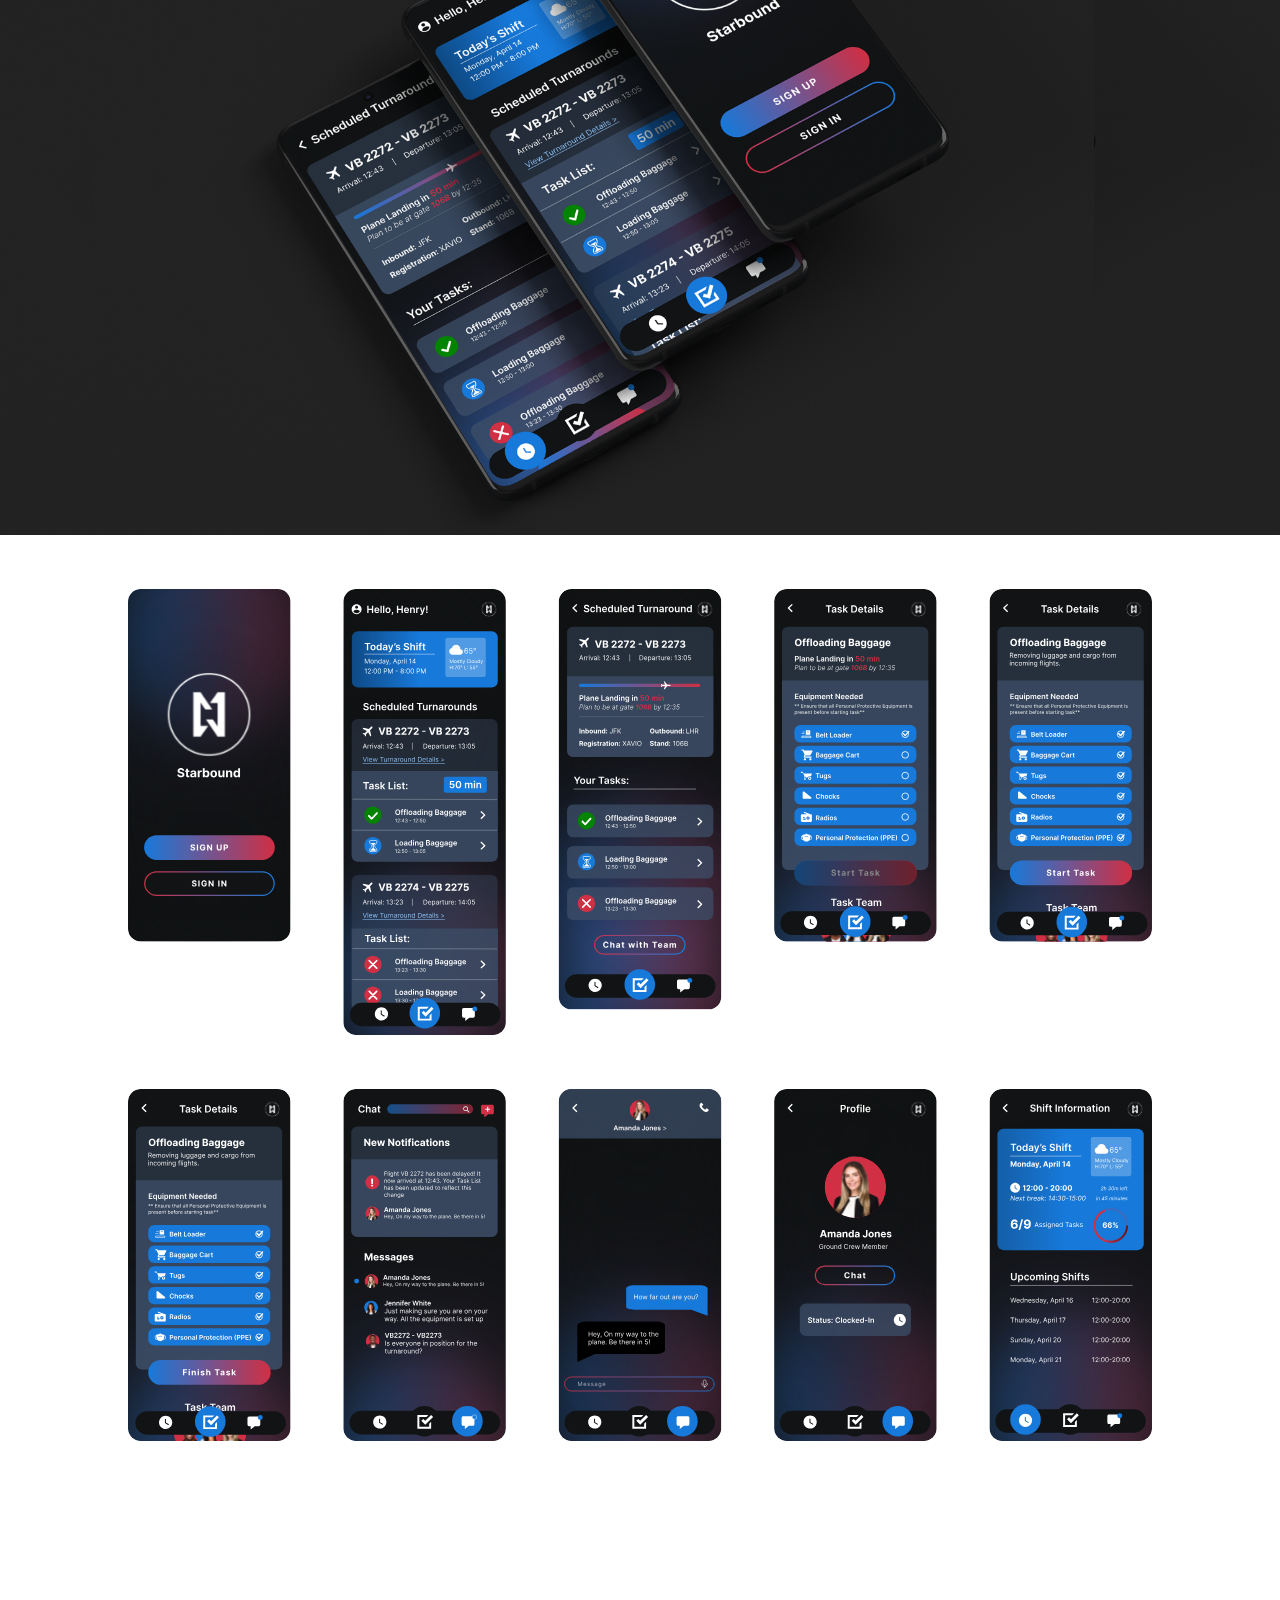
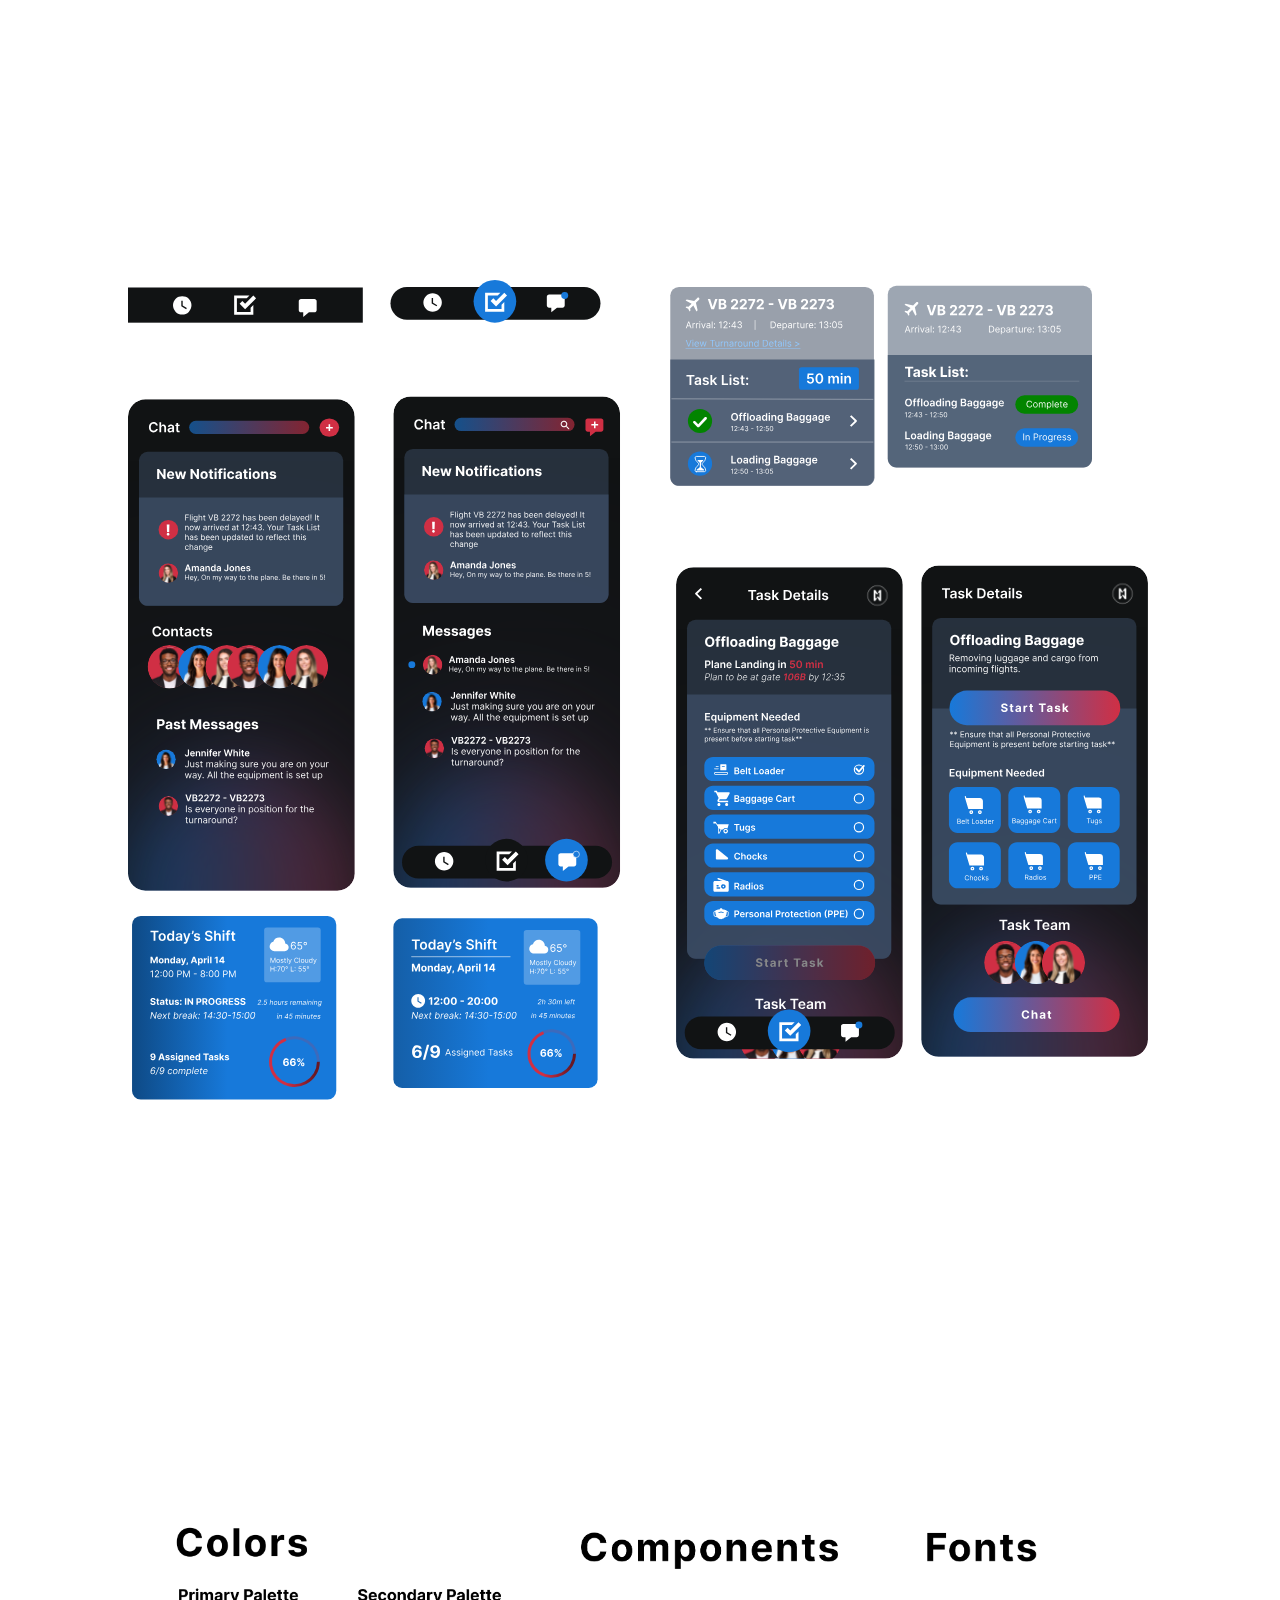
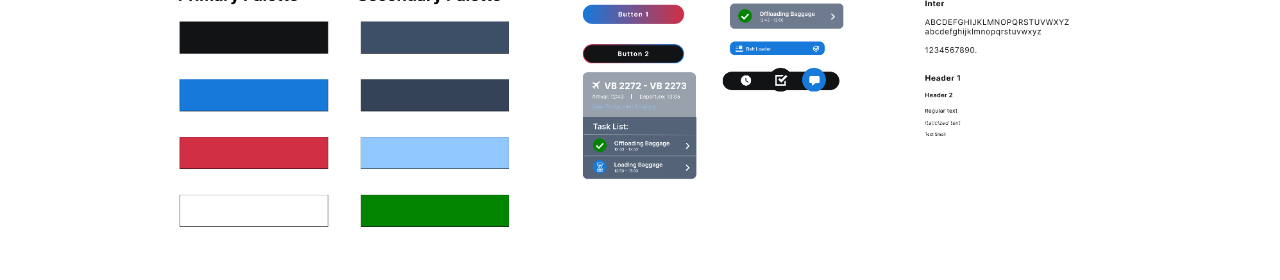
<file: Starbound.html>
<!DOCTYPE html> 
<html> 
<head>
    <title>
        starbound
    </title>

     <meta name="viewport" content="width=device-width, initial-scale=1.0">
     
<link rel= "stylesheet" href= "shared.css">

<style>

/*button styling */
    .scbutton:hover {
        background-color: #ffcc00;
    }


/* top section */
    .hero-section {
        position: relative;
        background-image: url('starbound/phonePattern.png'); 
        background-size: cover;
        background-position: center;
        height: 650px; 
        width: 100%;
        background-attachment: fixed; /* Makes background stay in place */
        display: flex;
        align-items: center;
        justify-content: center;
        color: white;
        text-align: center;
          

    }

/*Two sections (role and challenege)   */

    .left {
        text-align: left;
        margin-left: 200px;
        margin-right:50px;
        margin-top:100px;
    }
    .right {
        text-align: left;
        margin-right: 200px;
        margin-top:100px;
    }
    h4 {
        margin-bottom: 20px;
    }
    h2 {
        font-family: 'AbangFashion', sans-serif;
    }
    .line {
        width: 0;
        height: 10px;
        background-color: #1779DA;
        animation: expand 1.5s ease-out forwards;
        animation-delay: 0.6s; /* Delay ensures smooth appearance */
    }

    @keyframes expand {
        from {
            width: 0;
        }
        to {
            width: 50px;
        }
    }


/*prototype image*/

    .heroContainer {
        display: flex;
        justify-content: center;  /* Centers horizontally */
        align-items: center;      /* Centers vertically */
        margin-top: -50px;
        
    }

    #heroImg {
        width:85vw;
        justify-content: center;

    }


/*process steps*/

    #strip {
        background-color:  #1779DA;
       
    }
    #strip a:hover {
        color: #D02F44;
    }

    .tag {
        margin: 20px;
    }
    #banner {
        margin-top: -75px;
    }

    .sectionHeader {
        position: relative; /* Add this to make ::before position relative to this element */
        background-image: url('starbound/gradientPattern.png'); 
        display: flex;
        align-items: center;
        justify-content: center;
        background-size: cover;
        background-position: center;
        width: 100%;
        height: 250px; /* Ensure the height matches the overlay */
        background-attachment: fixed;
        color: white;
        z-index: 0; /* Ensure it stays below content */
        overflow: hidden; /* Prevents any content from overlapping unexpectedly */
    }

    .sectionHeader::before {
        content: "";
        position: absolute;
        top: 0;
        left: 0;
        width: 100%;
        height: 100%; /* Match the section height */
        
        z-index: -1; /* Moves it behind the text */
    }
    #starboundUserPersona{
        margin-top: 50px;
    }
        
    
     .researchImg {
        max-width: 100%;
        height: auto;
        display: block;
        margin: 0 auto;
    }

    #updatedHome, #updatedLesson {
        width: 600px;
    }

   

    #starboundUserFlow {
        margin-bottom: 50px;
    }
    #starboundVisualResearch{
        width:100vw;
    }
    .userResearch {
    	text-align: center;
    }
    .userResearchImg {
    	margin-bottom: 50px;
    	margin-top: 50px;
    }

    #prototype, #styleGuide, #research {
        text-align: center;
        justify-content: center;
        display: block;
        color: #333;
        font-size: 24px;
        padding-top: 50px;
    }

    #prototype img, #styleGuide img, #website img {
        display: block;
        width: 100vw;
        margin: 10px auto 0;
        
    }
    .highFi img {
        margin-top: 25px;
        margin-bottom: 25px;
    }
    #highfi2 {
        width: 100vw;
        margin-left: -10vw;
    }


    @media only screen and (max-width: 768px) {
    .button-group {
        display: flex !important;       /* Use flexbox to align the buttons */
        flex-direction: column;         /* Stack the buttons vertically */
        justify-content: center;        /* Center buttons vertically within the group */
        align-items: center;            /* Center buttons horizontally */
        gap: 15px;                       /* Adds margin between the buttons */
        margin-top: 20px;                /* Optional: Adds top margin for spacing */
    }

    .sc-button {
        width: 100%;                     /* Make buttons full-width (optional) */
        text-align: center;              /* Ensure button text is centered */
    }

    /* Remove absolute positioning for prev/next buttons on mobile */
    .prev, .next {
        position: static !important;     /* Reset absolute positioning */
        margin: 10px 0;                  /* Add margin for spacing between buttons */
    }
    h2 {
        text-align: center;  
    }
    .sectionHeader, .hero-section {
        background-size: contain !important;
    }
}


</style>


</head>
<body>

<!-- navigation -->

<div id= "navbar">
        <a href= "index.html" >
        <img id="logo" src= "assets/img/personal_logo.svg" alt="CJD"> </a>
    
        <a href= "index.html#work">UX/UI </a>
        
        <a href= "resume.html">About me</a>
        <div id="linkedIn">
            <a href= "https://www.linkedin.com/in/christina-doolan-36b1a224a/" target =_blank>
                <img id="linked" src= "assets/img/linkedin.png" alt= "linkedin">
            </a>
        </div>
    </div> <!-- nav bar -->




<!-- Hero section -->

    <section class="hero-section">
        <div class="hero-content">
           
            <h1 id="name"> Starbound </h1>
            
            
            
        </div>
    </section> <!-- hero section -->



<!-- challenge and role sections -->

    <div class="twoSections">
                
        <div class="left">
            <h4> The Challenge </h4>
            <div class="line"></div>

            <script>
            document.addEventListener("DOMContentLoaded", function () {
                const line = document.querySelector(".line");
                
                const observer = new IntersectionObserver(entries => {
                    entries.forEach(entry => {
                        if (entry.isIntersecting) {
                            line.style.animation = "expand 1.5s ease-out forwards";
                        }
                    });
                });

                observer.observe(line);
            });
            </script>


            <p >The challenge was to design a mobile app experience to support airport ramp agents in tracking and completing turnaround tasks in real-time. The design needed to accommodate dynamic airfield conditions—outdoor environments, time-critical tasks, and team-based coordination. The core challenge was to streamline complex operational workflows into a simple, accessible interface while ensuring safety, accountability, and clear communication throughout every stage of a shift.</p> 
            
            <p> 
            <strong>Product: </strong>Mobile App</p>
           
        </div> <!-- leftsection of home screen -->

        <div class="right">
            <h4> My Role </h4>
            <div class="line"></div>
            <p> As the sole designer on this design challenge, I was responsible for the complete end-to-end design process—from research and user persona development to wireframing, prototyping, and high-fidelity UI design in Figma. Every decision was made to balance real-time efficiency, task clarity, and safety considerations, with mobile usability and intuitive design at the forefront. </p>
            <br>
            <p> <strong>Tools:</strong> Figma & Photoshop </p>
        </div> <!-- right side text -->

    </div> <!-- end of role and challenges section  -->

   

<!-- hero image section -->

<div class="heroContainer">
<img id="heroImg" src = "starbound/starboundMain.png">
</div>


<!-- process section -->

<!-- nav strip -->
    <div id="strip">
        
        
        <a href="starbound.html#starboundUserPersona">User Persona/Flow</a>
       
        <a href="starbound.html#starboundVisualResearch"> Research & Inspo</a>
        
        
        <a href="starbound.html#starboundWireframes">Wireframes & Sketches</a>
        <a href="starbound.html#starboundUXProblems">UX/UI Problems and Solutions</a>
       
        <a href="starbound.html#styleguide">Style Guide</a>
         
     </div> 



<!-- user flow and user persona -->

    <div class=sec3 id="starboundSec3">
        <div class=sectionHeader>
            <h2> User Flow & User Persona </h2>
        </div>
        <div>
            <img class="userPersona" id="starboundUserPersona" src="starbound/starboundUserPersona.svg" alt="face image">
        </div> <!-- end of user flows and personas section -->
        <div class="userFlow" id="starboundUserFlow">
            <img id="userFlowImage" class="userFlowImg" src="starbound/starboundUserFlow.svg" alt="User Flow Image">
            
        </div>
    </div> <!-- end of user flows and personas section -->
    





<!-- user research -->

    <div class=sec3 id="starboundSec3">
        <div class=sectionHeader>
            <h2> AI & Visual Research </h2>
        </div>
         <div>
            <img class="userResearch" id="starboundVisualResearch" src="starbound/starboundVisualResearch.png" alt="face image">
        </div>
        <div>
            <img class="userResearch" id="starboundVisualResearch" src="starbound/starboundAIResearch.png" alt="face image">
        </div>  <!-- end of user flows and personas section -->
       
       
    </div> <!-- end of user research Section -->





  

<!-- wireframes section -->

    <div class=sec5 id="starboundWireframes">
        <div class=sectionHeader>
            <h2> Wireframes </h2>
        </div>
        <div class="secContent">   
            <h3> Lo-fi Wireframe </h3>
            <div class="loFi">
                <img class="wireframeImg" src="starbound/starboundLofi.svg" alt="face image">
                
          
            </div>
            <h3> Mid-fi Wireframe </h3>
            <div class="loFi">
                <img class="wireframeImg" src="starbound/starboundMidfi.svg" alt="face image">
                
          
            </div>
            <h3> Hi-fi Designs </h3>
            <div class="highFi">
                <img id="highfi2" src="starbound/starboundHighfi2.png" alt="face image">
                <img class="wireframeImg" src="starbound/starboundHighfi.svg" alt="face image">
               
                <img class="wireframeImg" src="starbound/starboundHighfi2.svg" alt="face image">
                
            </div>
        </div>


    </div> <!-- end of wireframes section -->



<!-- ux/ui problems section -->

    <div class="sec4" id="starboundUXProblems">
        <div class="sectionHeader">
            <h2>UX/UI Problems & Solutions</h2>
        </div>
        <div class="secContent">
            <img class="wireframeImg" src="starbound/variations.svg" alt="face image">
                
        </div> <!-- end of ux/ui problems section -->



<!-- styleguide -->

    <div id="styleguide">
      <div class="sectionHeader">
            <h2>Style Guide</h2>
        </div>
        <div id= styleGuide>
             <img src= "starbound/styleguide.png">
            
        </div>
    </div>








</body> 
</html>
</file>
<file: shared.css>
/* Fonts for site */

    @font-face {
    font-family: 'Pixeloid';
    src: url('assets/fonts/PixeloidSansBold-PKnYd.ttf') format('opentype');
    font-weight: normal;
    font-style: normal;
    }
    @font-face {
        font-family: 'AbangFashion';
        src: url('assets/fonts/DejaVuSans-Bold.ttf') format('opentype');
        font-weight: normal;
        font-style: normal;
    }
    @font-face {
        font-family: 'Darbots';
        src: url('assets/fonts/Darbots-Regular.ttf') format('opentype');
        font-weight: normal;
       
    }



/* Text Styling */
    h3, h4, p, span, div {
    font-weight: normal;
    }

    h1 {
         font-family: 'AbangFashion', system-ui;
         font-size: 3.5em;
         word-spacing: -2px;
    }
    h2 {
        font-size: 3em;
        font-family: system-ui;
        font-weight: bold;
    }
    h3 {
        font-size: 2.5em;
        font-family: system-ui;
        font-weight: 700em;
    }
    h4{
        font-size: 1.6em;
        font-family: system-ui;
    }
    p {
        font-size: 1.25em;
        font-family: system-ui;
    }
    a {
        font-size: 1.25em;
        font-family: 'AbangFashion', sans-serif;
    }
     #name {
        margin: 0;
        font-family: 'Darbots', sans-serif;
        font-size: 8em;
    }





/* Button styling */

    .scbutton {
        background-color: #3c3c3c;
        color: #fff; 
        border: none; 
        border-radius: 5px; 
        padding: 10px 20px; 
        font-size: 16px; 
        cursor: pointer; 
        margin-bottom: 20px;
        transition: background-color 0.3s ease, transform 0.2s ease; /* Smooth transition effects */
    }

    .scbutton:hover {
        background-color: #e03d00; /* Darker orange on hover */
        transform: scale(1.05); /* Slightly enlarge the button on hover */
    }
    .button-group {
    display: flex;
    justify-content: center;
    gap: 850px; /* Space between buttons */
    margin: 20px 0; /* Space above and below the button group */
    }




/*general  styling*/

    html, body {
        margin: 0;
        padding: 0;
        width: 100%;
        height: 100%;
        
    }



/*navigation bar styling*/

    #navbar{
        
        position: sticky;
        top: 0;
        width: 100%;
        background-color: #3c3c3c;
        padding-top:10px;
        padding-bottom: 10px;
        display: flex;
        justify-content: left;
        z-index: 1000; /* Ensures it's above other elements */
    }

    #navbar > a {
        width: 120px;
        height: 50px; 
        display: block;

        text-align: center;
        line-height: 50px;
        margin-left: 15px;
        margin-right: 15px;

        color: #fff;
        text-decoration: none; 
    }

    #navbar a:hover {
    color: #ffa07a;

    } 
    #logo{
        
        height: 45px;
        float: left;
    }
    
    #linkedIn {
        display: flex;
        text-align: right;
        position: absolute;
        right:25px;
        margin-top: 5px;
    }
    #linked{
        height: 40px; 
    }



/*projects top section styling*/

    .hero-section::before {
        content: "";
        position: absolute;
        top: 0;
        left: 0;
        width: 100%;
        height: 650px;
        background: rgba(0, 0, 0, 0.7); /* Adjust opacity for better readability */
    }

    .hero-content {
        position: relative; /* Keeps text above overlay */
        z-index: 1;
    }
    @keyframes fadeInDown {
        from {
            opacity: 0;
            transform: translateY(-30px);
        }
        to {
            opacity: 1;
            transform: translateY(0);
        }
    }

    #name {
        opacity: 0;
        animation: fadeInDown 1.5s ease-out forwards;
        animation-delay: .2s; /* Starts after the first one */
    }



/*split page styling*/

    .twoSections {
        display: flex;
        justify-content: space-between; 
        align-items: flex-start; 
        background-color: white;
        width: 100%;  /* Ensures it spans the entire width of its container */
        max-width: 100vw;
        margin-bottom: 75px;
          overflow-x: hidden;
        
    }
      .halfImg {
        width: 800px;
    }
    .left {
        text-align: left;
        margin-left: 75px;
        margin-top:100px;
    }



/*process section styling*/

    #strip {
        background-color: black;
        height:150px;
        display:flex;
        align-items: center;
        justify-content: center;
    }
    #strip a {
        margin-right: 25px;
        text-decoration: none;
        color: white;
    }
    #strip a:hover {
        margin-right: 25px;
        text-decoration: none;
        color: #FFFF00;
    }

    #banner {
        width:650px;
        height: auto;
        display:flex;
        justify-content: right;
    }



/* screen cap section */
    .screencap {
        width: 100vw; /* 80% of the viewport width */
        height: auto; /* Keeps the aspect ratio */
        max-height: 80vh; /* Ensures it doesn't exceed 80% of the viewport height */
        display:flex;
        margin-right: auto;
        margin-left: auto;
        margin-top:50px;
        margin-bottom: 50px;
        }

/* User flow/persona section */

    .sectionHeader {
        height: 250px;
        background-color: #C6DEFA;
        display:flex;
        align-items: center;
        justify-content: center;
    }  
    .userFlowImg {
        width: 80%; 
        display: flex;
        margin-left: auto;
        margin-right: auto;
        margin-top: 5em;
    }
    .userPersona {
        width:90vw;
        display:flex;
        margin-right: auto;
        margin-left: auto;
        /*margin-top:5em;*/
        margin-bottom: 5em; 
    }


/* UX Solutions */

    .secContent {
    width: 80%;
    margin-right: auto;
    margin-left: auto;
    margin-top: 5em;
    margin-bottom: 5em;
    }
    .wireframeImg {
        width: 100%;
        margin-bottom: 10px;
    }
    .code {
        display: flex;
        justify-content: center;
        height: 75vh;
    }
    .codee{
        margin: 25px;
        width: 30%;
    }




/* Next & previous buttons */
    .prev, .next {
      cursor: pointer;
      position: absolute;
      top: 50%;
      width: auto;
      margin-top: -22px;
      padding: 16px;
      color: black;
      font-weight: bold;
      font-size: 18px;
      transition: 0.6s ease;
      border-radius: 0 3px 3px 0;
      user-select: none;
    }
    .next {
      right: 0;
      border-radius: 3px 0 0 3px;
    }
    .prev:hover, .next:hover {
      background-color: #faaa8d;
    }





/* Mobile styles */
    @media (max-width: 768px) {
        #navbar {
            flex-direction: column;
            align-items: center;
           
        }

        #navbar > a {
            width: 100%; /* Make the links full-width for better touch targets */
            height: auto;
            line-height: 20px; /* Adjust the line height for better spacing */
            margin: 5px 0;
            font-size: .75em;
        }

        #logo {
            height: 30px;
            float: none;
        }

        #linkedIn {
            display: none;
        }
        
        #name {
            font-size: 3em !important;
        }
         .left, .rightTwo, .right {
            margin: 25px !important;
            margin-left: 25px !important;
        }
        
        h1, h2, h3 {
            font-size: 2em;

        }
        .sectionHeader, .heroSection {
        background-size: contain !important;
        }
        #backgroundSection, #backgroundSectionTwo, #backgroundSectionThree, #backgroundSectionFour {
          
            background-size: contain !important;
            
        }

        
        .twoSections {
        display: contents !important;
        }

        .halfImg {
            width: 100%;
        }
        .scbutton {
            width: 80vw !important;
            height: 75px !important;
        }
        #strip{
            display: none !important;
        }
    }


/*footer section*/

  /*  .footer-navbar {
        margin-top: 100px;
    }

    .linked-footer, .mail-footer {
        height: 60px;
        margin: 5px 15px;
            
    }
    .links-footer{
        float: left;
        background-color: lightgray;
        height: 70px;
    }
    .tabs{
        display: flex;
        justify-content: right;
        background-color: lightgray;
        height: 70px;
    }

    .tabs > a {
        display: block;

        text-align: center;
        
        margin-left: 15px;
        margin-right: 15px;
        margin-top:10px;

        color: #000;
        text-decoration: none; 

    }

    .tabs a:hover {
        color: #e03d00;

        } 

*/
</file>
<file: assets/css/style.css>
@import url("https://fonts.googleapis.com/css?family=Droid+Serif|Open+Sans:400,700");*,*::after,*::before{box-sizing:inherit}*{font:inherit}html,body,div,span,applet,object,iframe,h1,h2,h3,h4,h5,h6,p,blockquote,pre,a,abbr,acronym,address,big,cite,code,del,dfn,em,img,ins,kbd,q,s,samp,small,strike,strong,sub,sup,tt,var,b,u,i,center,dl,dt,dd,ol,ul,li,fieldset,form,label,legend,table,caption,tbody,tfoot,thead,tr,th,td,article,aside,canvas,details,embed,figure,figcaption,footer,header,hgroup,menu,nav,output,ruby,section,summary,time,mark,audio,video,hr{margin:0;padding:0;border:0}html{box-sizing:border-box}body{background-color:hsl(0, 0%, 100%);background-color:var(--color-bg, white)}article,aside,details,figcaption,figure,footer,header,hgroup,menu,nav,section,main,form legend{display:block}ol,ul{list-style:none}blockquote,q{quotes:none}button,input,textarea,select{margin:0}.btn,.form-control,.link,.reset{background-color:transparent;padding:0;border:0;border-radius:0;color:inherit;line-height:inherit;-webkit-appearance:none;-moz-appearance:none;appearance:none}select.form-control::-ms-expand{display:none}textarea{resize:vertical;overflow:auto;vertical-align:top}input::-ms-clear{display:none}table{border-collapse:collapse;border-spacing:0}img,video,svg{max-width:100%}[data-theme]{background-color:hsl(0, 0%, 100%);background-color:var(--color-bg, #fff);color:hsl(240, 4%, 20%);color:var(--color-contrast-high, #313135)}:root{--space-unit:  1em;--space-xxxxs: calc(0.125*var(--space-unit));--space-xxxs:  calc(0.25*var(--space-unit));--space-xxs:   calc(0.375*var(--space-unit));--space-xs:    calc(0.5*var(--space-unit));--space-sm:    calc(0.75*var(--space-unit));--space-md:    calc(1.25*var(--space-unit));--space-lg:    calc(2*var(--space-unit));--space-xl:    calc(3.25*var(--space-unit));--space-xxl:   calc(5.25*var(--space-unit));--space-xxxl:  calc(8.5*var(--space-unit));--space-xxxxl: calc(13.75*var(--space-unit));--component-padding: var(--space-md)}:root{--max-width-xxs: 32rem;--max-width-xs:  38rem;--max-width-sm:  48rem;--max-width-md:  64rem;--max-width-lg:  80rem;--max-width-xl:  90rem;--max-width-xxl: 120rem}.container{width:calc(100% - 1.25em);width:calc(100% - 2*var(--component-padding));margin-left:auto;margin-right:auto}.max-width-xxs{max-width:32rem;max-width:var(--max-width-xxs)}.max-width-xs{max-width:38rem;max-width:var(--max-width-xs)}.max-width-sm{max-width:48rem;max-width:var(--max-width-sm)}.max-width-md{max-width:64rem;max-width:var(--max-width-md)}.max-width-lg{max-width:80rem;max-width:var(--max-width-lg)}.max-width-xl{max-width:90rem;max-width:var(--max-width-xl)}.max-width-xxl{max-width:120rem;max-width:var(--max-width-xxl)}.max-width-adaptive-sm{max-width:38rem;max-width:var(--max-width-xs)}@media (min-width: 64rem){.max-width-adaptive-sm{max-width:48rem;max-width:var(--max-width-sm)}}.max-width-adaptive-md{max-width:38rem;max-width:var(--max-width-xs)}@media (min-width: 64rem){.max-width-adaptive-md{max-width:64rem;max-width:var(--max-width-md)}}.max-width-adaptive,.max-width-adaptive-lg{max-width:38rem;max-width:var(--max-width-xs)}@media (min-width: 64rem){.max-width-adaptive,.max-width-adaptive-lg{max-width:64rem;max-width:var(--max-width-md)}}@media (min-width: 90rem){.max-width-adaptive,.max-width-adaptive-lg{max-width:80rem;max-width:var(--max-width-lg)}}.max-width-adaptive-xl{max-width:38rem;max-width:var(--max-width-xs)}@media (min-width: 64rem){.max-width-adaptive-xl{max-width:64rem;max-width:var(--max-width-md)}}@media (min-width: 90rem){.max-width-adaptive-xl{max-width:90rem;max-width:var(--max-width-xl)}}.grid{--grid-gap: 0px;display:-ms-flexbox;display:flex;-ms-flex-wrap:wrap;flex-wrap:wrap}.grid>*{-ms-flex-preferred-size:100%;flex-basis:100%}[class*="grid-gap"]{margin-bottom:1em * -1;margin-bottom:calc(var(--grid-gap, 1em)*-1);margin-right:1em * -1;margin-right:calc(var(--grid-gap, 1em)*-1)}[class*="grid-gap"]>*{margin-bottom:1em;margin-bottom:var(--grid-gap, 1em);margin-right:1em;margin-right:var(--grid-gap, 1em)}.grid-gap-xxxxs{--grid-gap: var(--space-xxxxs)}.grid-gap-xxxs{--grid-gap: var(--space-xxxs)}.grid-gap-xxs{--grid-gap: var(--space-xxs)}.grid-gap-xs{--grid-gap: var(--space-xs)}.grid-gap-sm{--grid-gap: var(--space-sm)}.grid-gap-md{--grid-gap: var(--space-md)}.grid-gap-lg{--grid-gap: var(--space-lg)}.grid-gap-xl{--grid-gap: var(--space-xl)}.grid-gap-xxl{--grid-gap: var(--space-xxl)}.grid-gap-xxxl{--grid-gap: var(--space-xxxl)}.grid-gap-xxxxl{--grid-gap: var(--space-xxxxl)}.col{-ms-flex-positive:1;flex-grow:1;-ms-flex-preferred-size:0;flex-basis:0;max-width:100%}.col-1{-ms-flex-preferred-size:calc(8.33% - 0.01px - 1em);-ms-flex-preferred-size:calc(8.33% - 0.01px - var(--grid-gap, 1em));flex-basis:calc(8.33% - 0.01px - 1em);flex-basis:calc(8.33% - 0.01px - var(--grid-gap, 1em));max-width:calc(8.33% - 0.01px - 1em);max-width:calc(8.33% - 0.01px - var(--grid-gap, 1em))}.col-2{-ms-flex-preferred-size:calc(16.66% - 0.01px - 1em);-ms-flex-preferred-size:calc(16.66% - 0.01px - var(--grid-gap, 1em));flex-basis:calc(16.66% - 0.01px - 1em);flex-basis:calc(16.66% - 0.01px - var(--grid-gap, 1em));max-width:calc(16.66% - 0.01px - 1em);max-width:calc(16.66% - 0.01px - var(--grid-gap, 1em))}.col-3{-ms-flex-preferred-size:calc(25% - 0.01px - 1em);-ms-flex-preferred-size:calc(25% - 0.01px - var(--grid-gap, 1em));flex-basis:calc(25% - 0.01px - 1em);flex-basis:calc(25% - 0.01px - var(--grid-gap, 1em));max-width:calc(25% - 0.01px - 1em);max-width:calc(25% - 0.01px - var(--grid-gap, 1em))}.col-4{-ms-flex-preferred-size:calc(33.33% - 0.01px - 1em);-ms-flex-preferred-size:calc(33.33% - 0.01px - var(--grid-gap, 1em));flex-basis:calc(33.33% - 0.01px - 1em);flex-basis:calc(33.33% - 0.01px - var(--grid-gap, 1em));max-width:calc(33.33% - 0.01px - 1em);max-width:calc(33.33% - 0.01px - var(--grid-gap, 1em))}.col-5{-ms-flex-preferred-size:calc(41.66% - 0.01px - 1em);-ms-flex-preferred-size:calc(41.66% - 0.01px - var(--grid-gap, 1em));flex-basis:calc(41.66% - 0.01px - 1em);flex-basis:calc(41.66% - 0.01px - var(--grid-gap, 1em));max-width:calc(41.66% - 0.01px - 1em);max-width:calc(41.66% - 0.01px - var(--grid-gap, 1em))}.col-6{-ms-flex-preferred-size:calc(50% - 0.01px - 1em);-ms-flex-preferred-size:calc(50% - 0.01px - var(--grid-gap, 1em));flex-basis:calc(50% - 0.01px - 1em);flex-basis:calc(50% - 0.01px - var(--grid-gap, 1em));max-width:calc(50% - 0.01px - 1em);max-width:calc(50% - 0.01px - var(--grid-gap, 1em))}.col-7{-ms-flex-preferred-size:calc(58.33% - 0.01px - 1em);-ms-flex-preferred-size:calc(58.33% - 0.01px - var(--grid-gap, 1em));flex-basis:calc(58.33% - 0.01px - 1em);flex-basis:calc(58.33% - 0.01px - var(--grid-gap, 1em));max-width:calc(58.33% - 0.01px - 1em);max-width:calc(58.33% - 0.01px - var(--grid-gap, 1em))}.col-8{-ms-flex-preferred-size:calc(66.66% - 0.01px - 1em);-ms-flex-preferred-size:calc(66.66% - 0.01px - var(--grid-gap, 1em));flex-basis:calc(66.66% - 0.01px - 1em);flex-basis:calc(66.66% - 0.01px - var(--grid-gap, 1em));max-width:calc(66.66% - 0.01px - 1em);max-width:calc(66.66% - 0.01px - var(--grid-gap, 1em))}.col-9{-ms-flex-preferred-size:calc(75% - 0.01px - 1em);-ms-flex-preferred-size:calc(75% - 0.01px - var(--grid-gap, 1em));flex-basis:calc(75% - 0.01px - 1em);flex-basis:calc(75% - 0.01px - var(--grid-gap, 1em));max-width:calc(75% - 0.01px - 1em);max-width:calc(75% - 0.01px - var(--grid-gap, 1em))}.col-10{-ms-flex-preferred-size:calc(83.33% - 0.01px - 1em);-ms-flex-preferred-size:calc(83.33% - 0.01px - var(--grid-gap, 1em));flex-basis:calc(83.33% - 0.01px - 1em);flex-basis:calc(83.33% - 0.01px - var(--grid-gap, 1em));max-width:calc(83.33% - 0.01px - 1em);max-width:calc(83.33% - 0.01px - var(--grid-gap, 1em))}.col-11{-ms-flex-preferred-size:calc(91.66% - 0.01px - 1em);-ms-flex-preferred-size:calc(91.66% - 0.01px - var(--grid-gap, 1em));flex-basis:calc(91.66% - 0.01px - 1em);flex-basis:calc(91.66% - 0.01px - var(--grid-gap, 1em));max-width:calc(91.66% - 0.01px - 1em);max-width:calc(91.66% - 0.01px - var(--grid-gap, 1em))}.col-12{-ms-flex-preferred-size:calc(100% - 0.01px - 1em);-ms-flex-preferred-size:calc(100% - 0.01px - var(--grid-gap, 1em));flex-basis:calc(100% - 0.01px - 1em);flex-basis:calc(100% - 0.01px - var(--grid-gap, 1em));max-width:calc(100% - 0.01px - 1em);max-width:calc(100% - 0.01px - var(--grid-gap, 1em))}@media (min-width: 32rem){.col\@xs{-ms-flex-positive:1;flex-grow:1;-ms-flex-preferred-size:0;flex-basis:0;max-width:100%}.col-1\@xs{-ms-flex-preferred-size:calc(8.33% - 0.01px - 1em);-ms-flex-preferred-size:calc(8.33% - 0.01px - var(--grid-gap, 1em));flex-basis:calc(8.33% - 0.01px - 1em);flex-basis:calc(8.33% - 0.01px - var(--grid-gap, 1em));max-width:calc(8.33% - 0.01px - 1em);max-width:calc(8.33% - 0.01px - var(--grid-gap, 1em))}.col-2\@xs{-ms-flex-preferred-size:calc(16.66% - 0.01px - 1em);-ms-flex-preferred-size:calc(16.66% - 0.01px - var(--grid-gap, 1em));flex-basis:calc(16.66% - 0.01px - 1em);flex-basis:calc(16.66% - 0.01px - var(--grid-gap, 1em));max-width:calc(16.66% - 0.01px - 1em);max-width:calc(16.66% - 0.01px - var(--grid-gap, 1em))}.col-3\@xs{-ms-flex-preferred-size:calc(25% - 0.01px - 1em);-ms-flex-preferred-size:calc(25% - 0.01px - var(--grid-gap, 1em));flex-basis:calc(25% - 0.01px - 1em);flex-basis:calc(25% - 0.01px - var(--grid-gap, 1em));max-width:calc(25% - 0.01px - 1em);max-width:calc(25% - 0.01px - var(--grid-gap, 1em))}.col-4\@xs{-ms-flex-preferred-size:calc(33.33% - 0.01px - 1em);-ms-flex-preferred-size:calc(33.33% - 0.01px - var(--grid-gap, 1em));flex-basis:calc(33.33% - 0.01px - 1em);flex-basis:calc(33.33% - 0.01px - var(--grid-gap, 1em));max-width:calc(33.33% - 0.01px - 1em);max-width:calc(33.33% - 0.01px - var(--grid-gap, 1em))}.col-5\@xs{-ms-flex-preferred-size:calc(41.66% - 0.01px - 1em);-ms-flex-preferred-size:calc(41.66% - 0.01px - var(--grid-gap, 1em));flex-basis:calc(41.66% - 0.01px - 1em);flex-basis:calc(41.66% - 0.01px - var(--grid-gap, 1em));max-width:calc(41.66% - 0.01px - 1em);max-width:calc(41.66% - 0.01px - var(--grid-gap, 1em))}.col-6\@xs{-ms-flex-preferred-size:calc(50% - 0.01px - 1em);-ms-flex-preferred-size:calc(50% - 0.01px - var(--grid-gap, 1em));flex-basis:calc(50% - 0.01px - 1em);flex-basis:calc(50% - 0.01px - var(--grid-gap, 1em));max-width:calc(50% - 0.01px - 1em);max-width:calc(50% - 0.01px - var(--grid-gap, 1em))}.col-7\@xs{-ms-flex-preferred-size:calc(58.33% - 0.01px - 1em);-ms-flex-preferred-size:calc(58.33% - 0.01px - var(--grid-gap, 1em));flex-basis:calc(58.33% - 0.01px - 1em);flex-basis:calc(58.33% - 0.01px - var(--grid-gap, 1em));max-width:calc(58.33% - 0.01px - 1em);max-width:calc(58.33% - 0.01px - var(--grid-gap, 1em))}.col-8\@xs{-ms-flex-preferred-size:calc(66.66% - 0.01px - 1em);-ms-flex-preferred-size:calc(66.66% - 0.01px - var(--grid-gap, 1em));flex-basis:calc(66.66% - 0.01px - 1em);flex-basis:calc(66.66% - 0.01px - var(--grid-gap, 1em));max-width:calc(66.66% - 0.01px - 1em);max-width:calc(66.66% - 0.01px - var(--grid-gap, 1em))}.col-9\@xs{-ms-flex-preferred-size:calc(75% - 0.01px - 1em);-ms-flex-preferred-size:calc(75% - 0.01px - var(--grid-gap, 1em));flex-basis:calc(75% - 0.01px - 1em);flex-basis:calc(75% - 0.01px - var(--grid-gap, 1em));max-width:calc(75% - 0.01px - 1em);max-width:calc(75% - 0.01px - var(--grid-gap, 1em))}.col-10\@xs{-ms-flex-preferred-size:calc(83.33% - 0.01px - 1em);-ms-flex-preferred-size:calc(83.33% - 0.01px - var(--grid-gap, 1em));flex-basis:calc(83.33% - 0.01px - 1em);flex-basis:calc(83.33% - 0.01px - var(--grid-gap, 1em));max-width:calc(83.33% - 0.01px - 1em);max-width:calc(83.33% - 0.01px - var(--grid-gap, 1em))}.col-11\@xs{-ms-flex-preferred-size:calc(91.66% - 0.01px - 1em);-ms-flex-preferred-size:calc(91.66% - 0.01px - var(--grid-gap, 1em));flex-basis:calc(91.66% - 0.01px - 1em);flex-basis:calc(91.66% - 0.01px - var(--grid-gap, 1em));max-width:calc(91.66% - 0.01px - 1em);max-width:calc(91.66% - 0.01px - var(--grid-gap, 1em))}.col-12\@xs{-ms-flex-preferred-size:calc(100% - 0.01px - 1em);-ms-flex-preferred-size:calc(100% - 0.01px - var(--grid-gap, 1em));flex-basis:calc(100% - 0.01px - 1em);flex-basis:calc(100% - 0.01px - var(--grid-gap, 1em));max-width:calc(100% - 0.01px - 1em);max-width:calc(100% - 0.01px - var(--grid-gap, 1em))}}@media (min-width: 48rem){.col\@sm{-ms-flex-positive:1;flex-grow:1;-ms-flex-preferred-size:0;flex-basis:0;max-width:100%}.col-1\@sm{-ms-flex-preferred-size:calc(8.33% - 0.01px - 1em);-ms-flex-preferred-size:calc(8.33% - 0.01px - var(--grid-gap, 1em));flex-basis:calc(8.33% - 0.01px - 1em);flex-basis:calc(8.33% - 0.01px - var(--grid-gap, 1em));max-width:calc(8.33% - 0.01px - 1em);max-width:calc(8.33% - 0.01px - var(--grid-gap, 1em))}.col-2\@sm{-ms-flex-preferred-size:calc(16.66% - 0.01px - 1em);-ms-flex-preferred-size:calc(16.66% - 0.01px - var(--grid-gap, 1em));flex-basis:calc(16.66% - 0.01px - 1em);flex-basis:calc(16.66% - 0.01px - var(--grid-gap, 1em));max-width:calc(16.66% - 0.01px - 1em);max-width:calc(16.66% - 0.01px - var(--grid-gap, 1em))}.col-3\@sm{-ms-flex-preferred-size:calc(25% - 0.01px - 1em);-ms-flex-preferred-size:calc(25% - 0.01px - var(--grid-gap, 1em));flex-basis:calc(25% - 0.01px - 1em);flex-basis:calc(25% - 0.01px - var(--grid-gap, 1em));max-width:calc(25% - 0.01px - 1em);max-width:calc(25% - 0.01px - var(--grid-gap, 1em))}.col-4\@sm{-ms-flex-preferred-size:calc(33.33% - 0.01px - 1em);-ms-flex-preferred-size:calc(33.33% - 0.01px - var(--grid-gap, 1em));flex-basis:calc(33.33% - 0.01px - 1em);flex-basis:calc(33.33% - 0.01px - var(--grid-gap, 1em));max-width:calc(33.33% - 0.01px - 1em);max-width:calc(33.33% - 0.01px - var(--grid-gap, 1em))}.col-5\@sm{-ms-flex-preferred-size:calc(41.66% - 0.01px - 1em);-ms-flex-preferred-size:calc(41.66% - 0.01px - var(--grid-gap, 1em));flex-basis:calc(41.66% - 0.01px - 1em);flex-basis:calc(41.66% - 0.01px - var(--grid-gap, 1em));max-width:calc(41.66% - 0.01px - 1em);max-width:calc(41.66% - 0.01px - var(--grid-gap, 1em))}.col-6\@sm{-ms-flex-preferred-size:calc(50% - 0.01px - 1em);-ms-flex-preferred-size:calc(50% - 0.01px - var(--grid-gap, 1em));flex-basis:calc(50% - 0.01px - 1em);flex-basis:calc(50% - 0.01px - var(--grid-gap, 1em));max-width:calc(50% - 0.01px - 1em);max-width:calc(50% - 0.01px - var(--grid-gap, 1em))}.col-7\@sm{-ms-flex-preferred-size:calc(58.33% - 0.01px - 1em);-ms-flex-preferred-size:calc(58.33% - 0.01px - var(--grid-gap, 1em));flex-basis:calc(58.33% - 0.01px - 1em);flex-basis:calc(58.33% - 0.01px - var(--grid-gap, 1em));max-width:calc(58.33% - 0.01px - 1em);max-width:calc(58.33% - 0.01px - var(--grid-gap, 1em))}.col-8\@sm{-ms-flex-preferred-size:calc(66.66% - 0.01px - 1em);-ms-flex-preferred-size:calc(66.66% - 0.01px - var(--grid-gap, 1em));flex-basis:calc(66.66% - 0.01px - 1em);flex-basis:calc(66.66% - 0.01px - var(--grid-gap, 1em));max-width:calc(66.66% - 0.01px - 1em);max-width:calc(66.66% - 0.01px - var(--grid-gap, 1em))}.col-9\@sm{-ms-flex-preferred-size:calc(75% - 0.01px - 1em);-ms-flex-preferred-size:calc(75% - 0.01px - var(--grid-gap, 1em));flex-basis:calc(75% - 0.01px - 1em);flex-basis:calc(75% - 0.01px - var(--grid-gap, 1em));max-width:calc(75% - 0.01px - 1em);max-width:calc(75% - 0.01px - var(--grid-gap, 1em))}.col-10\@sm{-ms-flex-preferred-size:calc(83.33% - 0.01px - 1em);-ms-flex-preferred-size:calc(83.33% - 0.01px - var(--grid-gap, 1em));flex-basis:calc(83.33% - 0.01px - 1em);flex-basis:calc(83.33% - 0.01px - var(--grid-gap, 1em));max-width:calc(83.33% - 0.01px - 1em);max-width:calc(83.33% - 0.01px - var(--grid-gap, 1em))}.col-11\@sm{-ms-flex-preferred-size:calc(91.66% - 0.01px - 1em);-ms-flex-preferred-size:calc(91.66% - 0.01px - var(--grid-gap, 1em));flex-basis:calc(91.66% - 0.01px - 1em);flex-basis:calc(91.66% - 0.01px - var(--grid-gap, 1em));max-width:calc(91.66% - 0.01px - 1em);max-width:calc(91.66% - 0.01px - var(--grid-gap, 1em))}.col-12\@sm{-ms-flex-preferred-size:calc(100% - 0.01px - 1em);-ms-flex-preferred-size:calc(100% - 0.01px - var(--grid-gap, 1em));flex-basis:calc(100% - 0.01px - 1em);flex-basis:calc(100% - 0.01px - var(--grid-gap, 1em));max-width:calc(100% - 0.01px - 1em);max-width:calc(100% - 0.01px - var(--grid-gap, 1em))}}@media (min-width: 64rem){.col\@md{-ms-flex-positive:1;flex-grow:1;-ms-flex-preferred-size:0;flex-basis:0;max-width:100%}.col-1\@md{-ms-flex-preferred-size:calc(8.33% - 0.01px - 1em);-ms-flex-preferred-size:calc(8.33% - 0.01px - var(--grid-gap, 1em));flex-basis:calc(8.33% - 0.01px - 1em);flex-basis:calc(8.33% - 0.01px - var(--grid-gap, 1em));max-width:calc(8.33% - 0.01px - 1em);max-width:calc(8.33% - 0.01px - var(--grid-gap, 1em))}.col-2\@md{-ms-flex-preferred-size:calc(16.66% - 0.01px - 1em);-ms-flex-preferred-size:calc(16.66% - 0.01px - var(--grid-gap, 1em));flex-basis:calc(16.66% - 0.01px - 1em);flex-basis:calc(16.66% - 0.01px - var(--grid-gap, 1em));max-width:calc(16.66% - 0.01px - 1em);max-width:calc(16.66% - 0.01px - var(--grid-gap, 1em))}.col-3\@md{-ms-flex-preferred-size:calc(25% - 0.01px - 1em);-ms-flex-preferred-size:calc(25% - 0.01px - var(--grid-gap, 1em));flex-basis:calc(25% - 0.01px - 1em);flex-basis:calc(25% - 0.01px - var(--grid-gap, 1em));max-width:calc(25% - 0.01px - 1em);max-width:calc(25% - 0.01px - var(--grid-gap, 1em))}.col-4\@md{-ms-flex-preferred-size:calc(33.33% - 0.01px - 1em);-ms-flex-preferred-size:calc(33.33% - 0.01px - var(--grid-gap, 1em));flex-basis:calc(33.33% - 0.01px - 1em);flex-basis:calc(33.33% - 0.01px - var(--grid-gap, 1em));max-width:calc(33.33% - 0.01px - 1em);max-width:calc(33.33% - 0.01px - var(--grid-gap, 1em))}.col-5\@md{-ms-flex-preferred-size:calc(41.66% - 0.01px - 1em);-ms-flex-preferred-size:calc(41.66% - 0.01px - var(--grid-gap, 1em));flex-basis:calc(41.66% - 0.01px - 1em);flex-basis:calc(41.66% - 0.01px - var(--grid-gap, 1em));max-width:calc(41.66% - 0.01px - 1em);max-width:calc(41.66% - 0.01px - var(--grid-gap, 1em))}.col-6\@md{-ms-flex-preferred-size:calc(50% - 0.01px - 1em);-ms-flex-preferred-size:calc(50% - 0.01px - var(--grid-gap, 1em));flex-basis:calc(50% - 0.01px - 1em);flex-basis:calc(50% - 0.01px - var(--grid-gap, 1em));max-width:calc(50% - 0.01px - 1em);max-width:calc(50% - 0.01px - var(--grid-gap, 1em))}.col-7\@md{-ms-flex-preferred-size:calc(58.33% - 0.01px - 1em);-ms-flex-preferred-size:calc(58.33% - 0.01px - var(--grid-gap, 1em));flex-basis:calc(58.33% - 0.01px - 1em);flex-basis:calc(58.33% - 0.01px - var(--grid-gap, 1em));max-width:calc(58.33% - 0.01px - 1em);max-width:calc(58.33% - 0.01px - var(--grid-gap, 1em))}.col-8\@md{-ms-flex-preferred-size:calc(66.66% - 0.01px - 1em);-ms-flex-preferred-size:calc(66.66% - 0.01px - var(--grid-gap, 1em));flex-basis:calc(66.66% - 0.01px - 1em);flex-basis:calc(66.66% - 0.01px - var(--grid-gap, 1em));max-width:calc(66.66% - 0.01px - 1em);max-width:calc(66.66% - 0.01px - var(--grid-gap, 1em))}.col-9\@md{-ms-flex-preferred-size:calc(75% - 0.01px - 1em);-ms-flex-preferred-size:calc(75% - 0.01px - var(--grid-gap, 1em));flex-basis:calc(75% - 0.01px - 1em);flex-basis:calc(75% - 0.01px - var(--grid-gap, 1em));max-width:calc(75% - 0.01px - 1em);max-width:calc(75% - 0.01px - var(--grid-gap, 1em))}.col-10\@md{-ms-flex-preferred-size:calc(83.33% - 0.01px - 1em);-ms-flex-preferred-size:calc(83.33% - 0.01px - var(--grid-gap, 1em));flex-basis:calc(83.33% - 0.01px - 1em);flex-basis:calc(83.33% - 0.01px - var(--grid-gap, 1em));max-width:calc(83.33% - 0.01px - 1em);max-width:calc(83.33% - 0.01px - var(--grid-gap, 1em))}.col-11\@md{-ms-flex-preferred-size:calc(91.66% - 0.01px - 1em);-ms-flex-preferred-size:calc(91.66% - 0.01px - var(--grid-gap, 1em));flex-basis:calc(91.66% - 0.01px - 1em);flex-basis:calc(91.66% - 0.01px - var(--grid-gap, 1em));max-width:calc(91.66% - 0.01px - 1em);max-width:calc(91.66% - 0.01px - var(--grid-gap, 1em))}.col-12\@md{-ms-flex-preferred-size:calc(100% - 0.01px - 1em);-ms-flex-preferred-size:calc(100% - 0.01px - var(--grid-gap, 1em));flex-basis:calc(100% - 0.01px - 1em);flex-basis:calc(100% - 0.01px - var(--grid-gap, 1em));max-width:calc(100% - 0.01px - 1em);max-width:calc(100% - 0.01px - var(--grid-gap, 1em))}}@media (min-width: 80rem){.col\@lg{-ms-flex-positive:1;flex-grow:1;-ms-flex-preferred-size:0;flex-basis:0;max-width:100%}.col-1\@lg{-ms-flex-preferred-size:calc(8.33% - 0.01px - 1em);-ms-flex-preferred-size:calc(8.33% - 0.01px - var(--grid-gap, 1em));flex-basis:calc(8.33% - 0.01px - 1em);flex-basis:calc(8.33% - 0.01px - var(--grid-gap, 1em));max-width:calc(8.33% - 0.01px - 1em);max-width:calc(8.33% - 0.01px - var(--grid-gap, 1em))}.col-2\@lg{-ms-flex-preferred-size:calc(16.66% - 0.01px - 1em);-ms-flex-preferred-size:calc(16.66% - 0.01px - var(--grid-gap, 1em));flex-basis:calc(16.66% - 0.01px - 1em);flex-basis:calc(16.66% - 0.01px - var(--grid-gap, 1em));max-width:calc(16.66% - 0.01px - 1em);max-width:calc(16.66% - 0.01px - var(--grid-gap, 1em))}.col-3\@lg{-ms-flex-preferred-size:calc(25% - 0.01px - 1em);-ms-flex-preferred-size:calc(25% - 0.01px - var(--grid-gap, 1em));flex-basis:calc(25% - 0.01px - 1em);flex-basis:calc(25% - 0.01px - var(--grid-gap, 1em));max-width:calc(25% - 0.01px - 1em);max-width:calc(25% - 0.01px - var(--grid-gap, 1em))}.col-4\@lg{-ms-flex-preferred-size:calc(33.33% - 0.01px - 1em);-ms-flex-preferred-size:calc(33.33% - 0.01px - var(--grid-gap, 1em));flex-basis:calc(33.33% - 0.01px - 1em);flex-basis:calc(33.33% - 0.01px - var(--grid-gap, 1em));max-width:calc(33.33% - 0.01px - 1em);max-width:calc(33.33% - 0.01px - var(--grid-gap, 1em))}.col-5\@lg{-ms-flex-preferred-size:calc(41.66% - 0.01px - 1em);-ms-flex-preferred-size:calc(41.66% - 0.01px - var(--grid-gap, 1em));flex-basis:calc(41.66% - 0.01px - 1em);flex-basis:calc(41.66% - 0.01px - var(--grid-gap, 1em));max-width:calc(41.66% - 0.01px - 1em);max-width:calc(41.66% - 0.01px - var(--grid-gap, 1em))}.col-6\@lg{-ms-flex-preferred-size:calc(50% - 0.01px - 1em);-ms-flex-preferred-size:calc(50% - 0.01px - var(--grid-gap, 1em));flex-basis:calc(50% - 0.01px - 1em);flex-basis:calc(50% - 0.01px - var(--grid-gap, 1em));max-width:calc(50% - 0.01px - 1em);max-width:calc(50% - 0.01px - var(--grid-gap, 1em))}.col-7\@lg{-ms-flex-preferred-size:calc(58.33% - 0.01px - 1em);-ms-flex-preferred-size:calc(58.33% - 0.01px - var(--grid-gap, 1em));flex-basis:calc(58.33% - 0.01px - 1em);flex-basis:calc(58.33% - 0.01px - var(--grid-gap, 1em));max-width:calc(58.33% - 0.01px - 1em);max-width:calc(58.33% - 0.01px - var(--grid-gap, 1em))}.col-8\@lg{-ms-flex-preferred-size:calc(66.66% - 0.01px - 1em);-ms-flex-preferred-size:calc(66.66% - 0.01px - var(--grid-gap, 1em));flex-basis:calc(66.66% - 0.01px - 1em);flex-basis:calc(66.66% - 0.01px - var(--grid-gap, 1em));max-width:calc(66.66% - 0.01px - 1em);max-width:calc(66.66% - 0.01px - var(--grid-gap, 1em))}.col-9\@lg{-ms-flex-preferred-size:calc(75% - 0.01px - 1em);-ms-flex-preferred-size:calc(75% - 0.01px - var(--grid-gap, 1em));flex-basis:calc(75% - 0.01px - 1em);flex-basis:calc(75% - 0.01px - var(--grid-gap, 1em));max-width:calc(75% - 0.01px - 1em);max-width:calc(75% - 0.01px - var(--grid-gap, 1em))}.col-10\@lg{-ms-flex-preferred-size:calc(83.33% - 0.01px - 1em);-ms-flex-preferred-size:calc(83.33% - 0.01px - var(--grid-gap, 1em));flex-basis:calc(83.33% - 0.01px - 1em);flex-basis:calc(83.33% - 0.01px - var(--grid-gap, 1em));max-width:calc(83.33% - 0.01px - 1em);max-width:calc(83.33% - 0.01px - var(--grid-gap, 1em))}.col-11\@lg{-ms-flex-preferred-size:calc(91.66% - 0.01px - 1em);-ms-flex-preferred-size:calc(91.66% - 0.01px - var(--grid-gap, 1em));flex-basis:calc(91.66% - 0.01px - 1em);flex-basis:calc(91.66% - 0.01px - var(--grid-gap, 1em));max-width:calc(91.66% - 0.01px - 1em);max-width:calc(91.66% - 0.01px - var(--grid-gap, 1em))}.col-12\@lg{-ms-flex-preferred-size:calc(100% - 0.01px - 1em);-ms-flex-preferred-size:calc(100% - 0.01px - var(--grid-gap, 1em));flex-basis:calc(100% - 0.01px - 1em);flex-basis:calc(100% - 0.01px - var(--grid-gap, 1em));max-width:calc(100% - 0.01px - 1em);max-width:calc(100% - 0.01px - var(--grid-gap, 1em))}}@media (min-width: 90rem){.col\@xl{-ms-flex-positive:1;flex-grow:1;-ms-flex-preferred-size:0;flex-basis:0;max-width:100%}.col-1\@xl{-ms-flex-preferred-size:calc(8.33% - 0.01px - 1em);-ms-flex-preferred-size:calc(8.33% - 0.01px - var(--grid-gap, 1em));flex-basis:calc(8.33% - 0.01px - 1em);flex-basis:calc(8.33% - 0.01px - var(--grid-gap, 1em));max-width:calc(8.33% - 0.01px - 1em);max-width:calc(8.33% - 0.01px - var(--grid-gap, 1em))}.col-2\@xl{-ms-flex-preferred-size:calc(16.66% - 0.01px - 1em);-ms-flex-preferred-size:calc(16.66% - 0.01px - var(--grid-gap, 1em));flex-basis:calc(16.66% - 0.01px - 1em);flex-basis:calc(16.66% - 0.01px - var(--grid-gap, 1em));max-width:calc(16.66% - 0.01px - 1em);max-width:calc(16.66% - 0.01px - var(--grid-gap, 1em))}.col-3\@xl{-ms-flex-preferred-size:calc(25% - 0.01px - 1em);-ms-flex-preferred-size:calc(25% - 0.01px - var(--grid-gap, 1em));flex-basis:calc(25% - 0.01px - 1em);flex-basis:calc(25% - 0.01px - var(--grid-gap, 1em));max-width:calc(25% - 0.01px - 1em);max-width:calc(25% - 0.01px - var(--grid-gap, 1em))}.col-4\@xl{-ms-flex-preferred-size:calc(33.33% - 0.01px - 1em);-ms-flex-preferred-size:calc(33.33% - 0.01px - var(--grid-gap, 1em));flex-basis:calc(33.33% - 0.01px - 1em);flex-basis:calc(33.33% - 0.01px - var(--grid-gap, 1em));max-width:calc(33.33% - 0.01px - 1em);max-width:calc(33.33% - 0.01px - var(--grid-gap, 1em))}.col-5\@xl{-ms-flex-preferred-size:calc(41.66% - 0.01px - 1em);-ms-flex-preferred-size:calc(41.66% - 0.01px - var(--grid-gap, 1em));flex-basis:calc(41.66% - 0.01px - 1em);flex-basis:calc(41.66% - 0.01px - var(--grid-gap, 1em));max-width:calc(41.66% - 0.01px - 1em);max-width:calc(41.66% - 0.01px - var(--grid-gap, 1em))}.col-6\@xl{-ms-flex-preferred-size:calc(50% - 0.01px - 1em);-ms-flex-preferred-size:calc(50% - 0.01px - var(--grid-gap, 1em));flex-basis:calc(50% - 0.01px - 1em);flex-basis:calc(50% - 0.01px - var(--grid-gap, 1em));max-width:calc(50% - 0.01px - 1em);max-width:calc(50% - 0.01px - var(--grid-gap, 1em))}.col-7\@xl{-ms-flex-preferred-size:calc(58.33% - 0.01px - 1em);-ms-flex-preferred-size:calc(58.33% - 0.01px - var(--grid-gap, 1em));flex-basis:calc(58.33% - 0.01px - 1em);flex-basis:calc(58.33% - 0.01px - var(--grid-gap, 1em));max-width:calc(58.33% - 0.01px - 1em);max-width:calc(58.33% - 0.01px - var(--grid-gap, 1em))}.col-8\@xl{-ms-flex-preferred-size:calc(66.66% - 0.01px - 1em);-ms-flex-preferred-size:calc(66.66% - 0.01px - var(--grid-gap, 1em));flex-basis:calc(66.66% - 0.01px - 1em);flex-basis:calc(66.66% - 0.01px - var(--grid-gap, 1em));max-width:calc(66.66% - 0.01px - 1em);max-width:calc(66.66% - 0.01px - var(--grid-gap, 1em))}.col-9\@xl{-ms-flex-preferred-size:calc(75% - 0.01px - 1em);-ms-flex-preferred-size:calc(75% - 0.01px - var(--grid-gap, 1em));flex-basis:calc(75% - 0.01px - 1em);flex-basis:calc(75% - 0.01px - var(--grid-gap, 1em));max-width:calc(75% - 0.01px - 1em);max-width:calc(75% - 0.01px - var(--grid-gap, 1em))}.col-10\@xl{-ms-flex-preferred-size:calc(83.33% - 0.01px - 1em);-ms-flex-preferred-size:calc(83.33% - 0.01px - var(--grid-gap, 1em));flex-basis:calc(83.33% - 0.01px - 1em);flex-basis:calc(83.33% - 0.01px - var(--grid-gap, 1em));max-width:calc(83.33% - 0.01px - 1em);max-width:calc(83.33% - 0.01px - var(--grid-gap, 1em))}.col-11\@xl{-ms-flex-preferred-size:calc(91.66% - 0.01px - 1em);-ms-flex-preferred-size:calc(91.66% - 0.01px - var(--grid-gap, 1em));flex-basis:calc(91.66% - 0.01px - 1em);flex-basis:calc(91.66% - 0.01px - var(--grid-gap, 1em));max-width:calc(91.66% - 0.01px - 1em);max-width:calc(91.66% - 0.01px - var(--grid-gap, 1em))}.col-12\@xl{-ms-flex-preferred-size:calc(100% - 0.01px - 1em);-ms-flex-preferred-size:calc(100% - 0.01px - var(--grid-gap, 1em));flex-basis:calc(100% - 0.01px - 1em);flex-basis:calc(100% - 0.01px - var(--grid-gap, 1em));max-width:calc(100% - 0.01px - 1em);max-width:calc(100% - 0.01px - var(--grid-gap, 1em))}}:root{--radius-sm: calc(var(--radius, 0.25em)/2);--radius-md: var(--radius, 0.25em);--radius-lg: calc(var(--radius, 0.25em)*2);--shadow-sm: 0 1px 2px rgba(0, 0, 0, .085), 0 1px 8px rgba(0, 0, 0, .1);--shadow-md: 0 1px 8px rgba(0, 0, 0, .1), 0 8px 24px rgba(0, 0, 0, .15);--shadow-lg: 0 1px 8px rgba(0, 0, 0, .1), 0 16px 48px rgba(0, 0, 0, .1), 0 24px 60px rgba(0, 0, 0, .1);--bounce: cubic-bezier(0.175, 0.885, 0.32, 1.275);--ease-in-out: cubic-bezier(0.645, 0.045, 0.355, 1);--ease-in: cubic-bezier(0.55, 0.055, 0.675, 0.19);--ease-out: cubic-bezier(0.215, 0.61, 0.355, 1)}:root{--body-line-height: 1.4;--heading-line-height: 1.2}body{font-size:1em;font-size:var(--text-base-size, 1em);font-family:'Droid Serif', serif;font-family:var(--font-primary, sans-serif);color:hsl(240, 4%, 20%);color:var(--color-contrast-high, #313135)}h1,h2,h3,h4{color:hsl(240, 8%, 12%);color:var(--color-contrast-higher, #1c1c21);line-height:1.2;line-height:var(--heading-line-height, 1.2)}.text-xxxl{font-size:2.48832em;font-size:var(--text-xxxl, 2.488em)}h1,.text-xxl{font-size:2.0736em;font-size:var(--text-xxl, 2.074em)}h2,.text-xl{font-size:1.728em;font-size:var(--text-xl, 1.728em)}h3,.text-lg{font-size:1.44em;font-size:var(--text-lg, 1.44em)}h4,.text-md{font-size:1.2em;font-size:var(--text-md, 1.2em)}small,.text-sm{font-size:0.83333em;font-size:var(--text-sm, 0.833em)}.text-xs{font-size:0.69444em;font-size:var(--text-xs, 0.694em)}a,.link{color:hsl(220, 90%, 56%);color:var(--color-primary, #2a6df4);text-decoration:underline}strong,.text-bold{font-weight:bold}s{text-decoration:line-through}u,.text-underline{text-decoration:underline}.text-component{--component-body-line-height: calc(var(--body-line-height)*var(--line-height-multiplier, 1));--component-heading-line-height: calc(var(--heading-line-height)*var(--line-height-multiplier, 1))}.text-component h1,.text-component h2,.text-component h3,.text-component h4{line-height:1.2;line-height:var(--component-heading-line-height, 1.2);margin-bottom:0.25em;margin-bottom:calc(var(--space-xxxs)*var(--text-vspace-multiplier, 1))}.text-component h2,.text-component h3,.text-component h4{margin-top:0.75em;margin-top:calc(var(--space-sm)*var(--text-vspace-multiplier, 1))}.text-component p,.text-component blockquote,.text-component ul li,.text-component ol li{line-height:1.4;line-height:var(--component-body-line-height)}.text-component ul,.text-component ol,.text-component p,.text-component blockquote,.text-component .text-component__block{margin-bottom:0.75em;margin-bottom:calc(var(--space-sm)*var(--text-vspace-multiplier, 1))}.text-component ul,.text-component ol{padding-left:1em}.text-component ul{list-style-type:disc}.text-component ol{list-style-type:decimal}.text-component img{display:block;margin:0 auto}.text-component figcaption{text-align:center;margin-top:0.5em;margin-top:var(--space-xs)}.text-component em{font-style:italic}.text-component hr{margin-top:2em;margin-top:calc(var(--space-lg)*var(--text-vspace-multiplier, 1));margin-bottom:2em;margin-bottom:calc(var(--space-lg)*var(--text-vspace-multiplier, 1));margin-left:auto;margin-right:auto}.text-component>*:first-child{margin-top:0}.text-component>*:last-child{margin-bottom:0}.text-component__block--full-width{width:100vw;margin-left:calc(50% - 50vw)}@media (min-width: 48rem){.text-component__block--left,.text-component__block--right{width:45%}.text-component__block--left img,.text-component__block--right img{width:100%}.text-component__block--left{float:left;margin-right:0.75em;margin-right:calc(var(--space-sm)*var(--text-vspace-multiplier, 1))}.text-component__block--right{float:right;margin-left:0.75em;margin-left:calc(var(--space-sm)*var(--text-vspace-multiplier, 1))}}@media (min-width: 90rem){.text-component__block--outset{width:calc(100% + 10.5em);width:calc(100% + 2*var(--space-xxl))}.text-component__block--outset img{width:100%}.text-component__block--outset:not(.text-component__block--right){margin-left:-5.25em;margin-left:calc(-1*var(--space-xxl))}.text-component__block--left,.text-component__block--right{width:50%}.text-component__block--right.text-component__block--outset{margin-right:-5.25em;margin-right:calc(-1*var(--space-xxl))}}:root{--icon-xxs: 12px;--icon-xs:  16px;--icon-sm:  24px;--icon-md:  32px;--icon-lg:  48px;--icon-xl:  64px;--icon-xxl: 128px}.icon{display:inline-block;color:inherit;fill:currentColor;height:1em;width:1em;line-height:1;-ms-flex-negative:0;flex-shrink:0}.icon--xxs{font-size:12px;font-size:var(--icon-xxs)}.icon--xs{font-size:16px;font-size:var(--icon-xs)}.icon--sm{font-size:24px;font-size:var(--icon-sm)}.icon--md{font-size:32px;font-size:var(--icon-md)}.icon--lg{font-size:48px;font-size:var(--icon-lg)}.icon--xl{font-size:64px;font-size:var(--icon-xl)}.icon--xxl{font-size:128px;font-size:var(--icon-xxl)}.icon--is-spinning{-webkit-animation:icon-spin 1s infinite linear;animation:icon-spin 1s infinite linear}@-webkit-keyframes icon-spin{0%{-webkit-transform:rotate(0deg);transform:rotate(0deg)}100%{-webkit-transform:rotate(360deg);transform:rotate(360deg)}}@keyframes icon-spin{0%{-webkit-transform:rotate(0deg);transform:rotate(0deg)}100%{-webkit-transform:rotate(360deg);transform:rotate(360deg)}}.icon use{color:inherit;fill:currentColor}.btn{position:relative;display:-ms-inline-flexbox;display:inline-flex;-ms-flex-pack:center;justify-content:center;-ms-flex-align:center;align-items:center;white-space:nowrap;text-decoration:none;line-height:1;font-size:1em;font-size:var(--btn-font-size, 1em);padding-top:0.5em;padding-top:var(--btn-padding-y, 0.5em);padding-bottom:0.5em;padding-bottom:var(--btn-padding-y, 0.5em);padding-left:0.75em;padding-left:var(--btn-padding-x, 0.75em);padding-right:0.75em;padding-right:var(--btn-padding-x, 0.75em);border-radius:0.25em;border-radius:var(--btn-radius, 0.25em)}.btn--primary{background-color:hsl(220, 90%, 56%);background-color:var(--color-primary, #2a6df4);color:hsl(0, 0%, 100%);color:var(--color-white, #fff)}.btn--subtle{background-color:hsl(240, 1%, 83%);background-color:var(--color-contrast-low, #d3d3d4);color:hsl(240, 8%, 12%);color:var(--color-contrast-higher, #1c1c21)}.btn--accent{background-color:hsl(355, 90%, 61%);background-color:var(--color-accent, #f54251);color:hsl(0, 0%, 100%);color:var(--color-white, #fff)}.btn--disabled{cursor:not-allowed}.btn--sm{font-size:0.8em;font-size:var(--btn-font-size-sm, 0.8em)}.btn--md{font-size:1.2em;font-size:var(--btn-font-size-md, 1.2em)}.btn--lg{font-size:1.4em;font-size:var(--btn-font-size-lg, 1.4em)}.btn--icon{padding:0.5em;padding:var(--btn-padding-y, 0.5em)}.form-control{background-color:hsl(0, 0%, 100%);background-color:var(--color-bg, #f2f2f2);padding-top:0.5em;padding-top:var(--form-control-padding-y, 0.5em);padding-bottom:0.5em;padding-bottom:var(--form-control-padding-y, 0.5em);padding-left:0.75em;padding-left:var(--form-control-padding-x, 0.75em);padding-right:0.75em;padding-right:var(--form-control-padding-x, 0.75em);border-radius:0.25em;border-radius:var(--form-control-radius, 0.25em)}.form-control::-webkit-input-placeholder{color:hsl(240, 1%, 48%);color:var(--color-contrast-medium, #79797c)}.form-control::-moz-placeholder{opacity:1;color:hsl(240, 1%, 48%);color:var(--color-contrast-medium, #79797c)}.form-control:-ms-input-placeholder{color:hsl(240, 1%, 48%);color:var(--color-contrast-medium, #79797c)}.form-control:-moz-placeholder{color:hsl(240, 1%, 48%);color:var(--color-contrast-medium, #79797c)}.form-control[disabled],.form-control[readonly]{cursor:not-allowed}.form-legend{color:hsl(240, 8%, 12%);color:var(--color-contrast-higher, #1c1c21);line-height:1.2;font-size:1.2em;font-size:var(--text-md, 1.2em);margin-bottom:0.375em;margin-bottom:var(--space-xxs)}.form-label{display:inline-block}.form__msg-error{background-color:hsl(355, 90%, 61%);background-color:var(--color-error, #f54251);color:hsl(0, 0%, 100%);color:var(--color-white, #fff);font-size:0.83333em;font-size:var(--text-sm, 0.833em);-webkit-font-smoothing:antialiased;-moz-osx-font-smoothing:grayscale;padding:0.5em;padding:var(--space-xs);margin-top:0.75em;margin-top:var(--space-sm);border-radius:0.25em;border-radius:var(--radius-md, 0.25em);position:absolute;clip:rect(1px, 1px, 1px, 1px)}.form__msg-error::before{content:'';position:absolute;left:0.75em;left:var(--space-sm);top:0;-webkit-transform:translateY(-100%);-ms-transform:translateY(-100%);transform:translateY(-100%);width:0;height:0;border:8px solid transparent;border-bottom-color:hsl(355, 90%, 61%);border-bottom-color:var(--color-error)}.form__msg-error--is-visible{position:relative;clip:auto}.radio-list>*,.checkbox-list>*{position:relative;display:-ms-flexbox;display:flex;-ms-flex-align:baseline;align-items:baseline;margin-bottom:0.375em;margin-bottom:var(--space-xxs)}.radio-list>*:last-of-type,.checkbox-list>*:last-of-type{margin-bottom:0}.radio-list label,.checkbox-list label{line-height:1.4;line-height:var(--body-line-height);-webkit-user-select:none;-moz-user-select:none;-ms-user-select:none;user-select:none}.radio-list input,.checkbox-list input{vertical-align:top;margin-right:0.25em;margin-right:var(--space-xxxs);-ms-flex-negative:0;flex-shrink:0}:root{--zindex-header: 2;--zindex-popover: 5;--zindex-fixed-element: 10;--zindex-overlay: 15}@media not all and (min-width: 32rem){.display\@xs{display:none !important}}@media (min-width: 32rem){.hide\@xs{display:none !important}}@media not all and (min-width: 48rem){.display\@sm{display:none !important}}@media (min-width: 48rem){.hide\@sm{display:none !important}}@media not all and (min-width: 64rem){.display\@md{display:none !important}}@media (min-width: 64rem){.hide\@md{display:none !important}}@media not all and (min-width: 80rem){.display\@lg{display:none !important}}@media (min-width: 80rem){.hide\@lg{display:none !important}}@media not all and (min-width: 90rem){.display\@xl{display:none !important}}@media (min-width: 90rem){.hide\@xl{display:none !important}}:root{--display: block}.is-visible{display:block !important;display:var(--display) !important}.is-hidden{display:none !important}.sr-only{position:absolute;clip:rect(1px, 1px, 1px, 1px);-webkit-clip-path:inset(50%);clip-path:inset(50%);width:1px;height:1px;overflow:hidden;padding:0;border:0;white-space:nowrap}.flex{display:-ms-flexbox;display:flex}.inline-flex{display:-ms-inline-flexbox;display:inline-flex}.flex-wrap{-ms-flex-wrap:wrap;flex-wrap:wrap}.flex-column{-ms-flex-direction:column;flex-direction:column}.flex-row{-ms-flex-direction:row;flex-direction:row}.flex-center{-ms-flex-pack:center;justify-content:center;-ms-flex-align:center;align-items:center}.justify-start{-ms-flex-pack:start;justify-content:flex-start}.justify-end{-ms-flex-pack:end;justify-content:flex-end}.justify-center{-ms-flex-pack:center;justify-content:center}.justify-between{-ms-flex-pack:justify;justify-content:space-between}.items-center{-ms-flex-align:center;align-items:center}.items-start{-ms-flex-align:start;align-items:flex-start}.items-end{-ms-flex-align:end;align-items:flex-end}@media (min-width: 32rem){.flex-wrap\@xs{-ms-flex-wrap:wrap;flex-wrap:wrap}.flex-column\@xs{-ms-flex-direction:column;flex-direction:column}.flex-row\@xs{-ms-flex-direction:row;flex-direction:row}.flex-center\@xs{-ms-flex-pack:center;justify-content:center;-ms-flex-align:center;align-items:center}.justify-start\@xs{-ms-flex-pack:start;justify-content:flex-start}.justify-end\@xs{-ms-flex-pack:end;justify-content:flex-end}.justify-center\@xs{-ms-flex-pack:center;justify-content:center}.justify-between\@xs{-ms-flex-pack:justify;justify-content:space-between}.items-center\@xs{-ms-flex-align:center;align-items:center}.items-start\@xs{-ms-flex-align:start;align-items:flex-start}.items-end\@xs{-ms-flex-align:end;align-items:flex-end}}@media (min-width: 48rem){.flex-wrap\@sm{-ms-flex-wrap:wrap;flex-wrap:wrap}.flex-column\@sm{-ms-flex-direction:column;flex-direction:column}.flex-row\@sm{-ms-flex-direction:row;flex-direction:row}.flex-center\@sm{-ms-flex-pack:center;justify-content:center;-ms-flex-align:center;align-items:center}.justify-start\@sm{-ms-flex-pack:start;justify-content:flex-start}.justify-end\@sm{-ms-flex-pack:end;justify-content:flex-end}.justify-center\@sm{-ms-flex-pack:center;justify-content:center}.justify-between\@sm{-ms-flex-pack:justify;justify-content:space-between}.items-center\@sm{-ms-flex-align:center;align-items:center}.items-start\@sm{-ms-flex-align:start;align-items:flex-start}.items-end\@sm{-ms-flex-align:end;align-items:flex-end}}@media (min-width: 64rem){.flex-wrap\@md{-ms-flex-wrap:wrap;flex-wrap:wrap}.flex-column\@md{-ms-flex-direction:column;flex-direction:column}.flex-row\@md{-ms-flex-direction:row;flex-direction:row}.flex-center\@md{-ms-flex-pack:center;justify-content:center;-ms-flex-align:center;align-items:center}.justify-start\@md{-ms-flex-pack:start;justify-content:flex-start}.justify-end\@md{-ms-flex-pack:end;justify-content:flex-end}.justify-center\@md{-ms-flex-pack:center;justify-content:center}.justify-between\@md{-ms-flex-pack:justify;justify-content:space-between}.items-center\@md{-ms-flex-align:center;align-items:center}.items-start\@md{-ms-flex-align:start;align-items:flex-start}.items-end\@md{-ms-flex-align:end;align-items:flex-end}}@media (min-width: 80rem){.flex-wrap\@lg{-ms-flex-wrap:wrap;flex-wrap:wrap}.flex-column\@lg{-ms-flex-direction:column;flex-direction:column}.flex-row\@lg{-ms-flex-direction:row;flex-direction:row}.flex-center\@lg{-ms-flex-pack:center;justify-content:center;-ms-flex-align:center;align-items:center}.justify-start\@lg{-ms-flex-pack:start;justify-content:flex-start}.justify-end\@lg{-ms-flex-pack:end;justify-content:flex-end}.justify-center\@lg{-ms-flex-pack:center;justify-content:center}.justify-between\@lg{-ms-flex-pack:justify;justify-content:space-between}.items-center\@lg{-ms-flex-align:center;align-items:center}.items-start\@lg{-ms-flex-align:start;align-items:flex-start}.items-end\@lg{-ms-flex-align:end;align-items:flex-end}}@media (min-width: 90rem){.flex-wrap\@xl{-ms-flex-wrap:wrap;flex-wrap:wrap}.flex-column\@xl{-ms-flex-direction:column;flex-direction:column}.flex-row\@xl{-ms-flex-direction:row;flex-direction:row}.flex-center\@xl{-ms-flex-pack:center;justify-content:center;-ms-flex-align:center;align-items:center}.justify-start\@xl{-ms-flex-pack:start;justify-content:flex-start}.justify-end\@xl{-ms-flex-pack:end;justify-content:flex-end}.justify-center\@xl{-ms-flex-pack:center;justify-content:center}.justify-between\@xl{-ms-flex-pack:justify;justify-content:space-between}.items-center\@xl{-ms-flex-align:center;align-items:center}.items-start\@xl{-ms-flex-align:start;align-items:flex-start}.items-end\@xl{-ms-flex-align:end;align-items:flex-end}}.flex-grow{-ms-flex-positive:1;flex-grow:1}.flex-shrink-0{-ms-flex-negative:0;flex-shrink:0}.flex-gap-xxxs{margin-bottom:-0.25em;margin-bottom:calc(-1*var(--space-xxxs));margin-right:-0.25em;margin-right:calc(-1*var(--space-xxxs))}.flex-gap-xxxs>*{margin-bottom:0.25em;margin-bottom:var(--space-xxxs);margin-right:0.25em;margin-right:var(--space-xxxs)}.flex-gap-xxs{margin-bottom:-0.375em;margin-bottom:calc(-1*var(--space-xxs));margin-right:-0.375em;margin-right:calc(-1*var(--space-xxs))}.flex-gap-xxs>*{margin-bottom:0.375em;margin-bottom:var(--space-xxs);margin-right:0.375em;margin-right:var(--space-xxs)}.flex-gap-xs{margin-bottom:-0.5em;margin-bottom:calc(-1*var(--space-xs));margin-right:-0.5em;margin-right:calc(-1*var(--space-xs))}.flex-gap-xs>*{margin-bottom:0.5em;margin-bottom:var(--space-xs);margin-right:0.5em;margin-right:var(--space-xs)}.flex-gap-sm{margin-bottom:-0.75em;margin-bottom:calc(-1*var(--space-sm));margin-right:-0.75em;margin-right:calc(-1*var(--space-sm))}.flex-gap-sm>*{margin-bottom:0.75em;margin-bottom:var(--space-sm);margin-right:0.75em;margin-right:var(--space-sm)}.flex-gap-md{margin-bottom:-1.25em;margin-bottom:calc(-1*var(--space-md));margin-right:-1.25em;margin-right:calc(-1*var(--space-md))}.flex-gap-md>*{margin-bottom:1.25em;margin-bottom:var(--space-md);margin-right:1.25em;margin-right:var(--space-md)}.flex-gap-lg{margin-bottom:-2em;margin-bottom:calc(-1*var(--space-lg));margin-right:-2em;margin-right:calc(-1*var(--space-lg))}.flex-gap-lg>*{margin-bottom:2em;margin-bottom:var(--space-lg);margin-right:2em;margin-right:var(--space-lg)}.flex-gap-xl{margin-bottom:-3.25em;margin-bottom:calc(-1*var(--space-xl));margin-right:-3.25em;margin-right:calc(-1*var(--space-xl))}.flex-gap-xl>*{margin-bottom:3.25em;margin-bottom:var(--space-xl);margin-right:3.25em;margin-right:var(--space-xl)}.flex-gap-xxl{margin-bottom:-5.25em;margin-bottom:calc(-1*var(--space-xxl));margin-right:-5.25em;margin-right:calc(-1*var(--space-xxl))}.flex-gap-xxl>*{margin-bottom:5.25em;margin-bottom:var(--space-xxl);margin-right:5.25em;margin-right:var(--space-xxl)}.margin-xxxxs{margin:0.125em;margin:var(--space-xxxxs)}.margin-xxxs{margin:0.25em;margin:var(--space-xxxs)}.margin-xxs{margin:0.375em;margin:var(--space-xxs)}.margin-xs{margin:0.5em;margin:var(--space-xs)}.margin-sm{margin:0.75em;margin:var(--space-sm)}.margin-md{margin:1.25em;margin:var(--space-md)}.margin-lg{margin:2em;margin:var(--space-lg)}.margin-xl{margin:3.25em;margin:var(--space-xl)}.margin-xxl{margin:5.25em;margin:var(--space-xxl)}.margin-xxxl{margin:8.5em;margin:var(--space-xxxl)}.margin-xxxxl{margin:13.75em;margin:var(--space-xxxxl)}.margin-auto{margin:auto}.margin-top-xxxxs{margin-top:0.125em;margin-top:var(--space-xxxxs)}.margin-top-xxxs{margin-top:0.25em;margin-top:var(--space-xxxs)}.margin-top-xxs{margin-top:0.375em;margin-top:var(--space-xxs)}.margin-top-xs{margin-top:0.5em;margin-top:var(--space-xs)}.margin-top-sm{margin-top:0.75em;margin-top:var(--space-sm)}.margin-top-md{margin-top:1.25em;margin-top:var(--space-md)}.margin-top-lg{margin-top:2em;margin-top:var(--space-lg)}.margin-top-xl{margin-top:3.25em;margin-top:var(--space-xl)}.margin-top-xxl{margin-top:5.25em;margin-top:var(--space-xxl)}.margin-top-xxxl{margin-top:8.5em;margin-top:var(--space-xxxl)}.margin-top-xxxxl{margin-top:13.75em;margin-top:var(--space-xxxxl)}.margin-top-auto{margin-top:auto}.margin-bottom-xxxxs{margin-bottom:0.125em;margin-bottom:var(--space-xxxxs)}.margin-bottom-xxxs{margin-bottom:0.25em;margin-bottom:var(--space-xxxs)}.margin-bottom-xxs{margin-bottom:0.375em;margin-bottom:var(--space-xxs)}.margin-bottom-xs{margin-bottom:0.5em;margin-bottom:var(--space-xs)}.margin-bottom-sm{margin-bottom:0.75em;margin-bottom:var(--space-sm)}.margin-bottom-md{margin-bottom:1.25em;margin-bottom:var(--space-md)}.margin-bottom-lg{margin-bottom:2em;margin-bottom:var(--space-lg)}.margin-bottom-xl{margin-bottom:3.25em;margin-bottom:var(--space-xl)}.margin-bottom-xxl{margin-bottom:5.25em;margin-bottom:var(--space-xxl)}.margin-bottom-xxxl{margin-bottom:8.5em;margin-bottom:var(--space-xxxl)}.margin-bottom-xxxxl{margin-bottom:13.75em;margin-bottom:var(--space-xxxxl)}.margin-bottom-auto{margin-bottom:auto}.margin-right-xxxxs{margin-right:0.125em;margin-right:var(--space-xxxxs)}.margin-right-xxxs{margin-right:0.25em;margin-right:var(--space-xxxs)}.margin-right-xxs{margin-right:0.375em;margin-right:var(--space-xxs)}.margin-right-xs{margin-right:0.5em;margin-right:var(--space-xs)}.margin-right-sm{margin-right:0.75em;margin-right:var(--space-sm)}.margin-right-md{margin-right:1.25em;margin-right:var(--space-md)}.margin-right-lg{margin-right:2em;margin-right:var(--space-lg)}.margin-right-xl{margin-right:3.25em;margin-right:var(--space-xl)}.margin-right-xxl{margin-right:5.25em;margin-right:var(--space-xxl)}.margin-right-xxxl{margin-right:8.5em;margin-right:var(--space-xxxl)}.margin-right-xxxxl{margin-right:13.75em;margin-right:var(--space-xxxxl)}.margin-right-auto{margin-right:auto}.margin-left-xxxxs{margin-left:0.125em;margin-left:var(--space-xxxxs)}.margin-left-xxxs{margin-left:0.25em;margin-left:var(--space-xxxs)}.margin-left-xxs{margin-left:0.375em;margin-left:var(--space-xxs)}.margin-left-xs{margin-left:0.5em;margin-left:var(--space-xs)}.margin-left-sm{margin-left:0.75em;margin-left:var(--space-sm)}.margin-left-md{margin-left:1.25em;margin-left:var(--space-md)}.margin-left-lg{margin-left:2em;margin-left:var(--space-lg)}.margin-left-xl{margin-left:3.25em;margin-left:var(--space-xl)}.margin-left-xxl{margin-left:5.25em;margin-left:var(--space-xxl)}.margin-left-xxxl{margin-left:8.5em;margin-left:var(--space-xxxl)}.margin-left-xxxxl{margin-left:13.75em;margin-left:var(--space-xxxxl)}.margin-left-auto{margin-left:auto}.margin-x-xxxxs{margin-left:0.125em;margin-left:var(--space-xxxxs);margin-right:0.125em;margin-right:var(--space-xxxxs)}.margin-x-xxxs{margin-left:0.25em;margin-left:var(--space-xxxs);margin-right:0.25em;margin-right:var(--space-xxxs)}.margin-x-xxs{margin-left:0.375em;margin-left:var(--space-xxs);margin-right:0.375em;margin-right:var(--space-xxs)}.margin-x-xs{margin-left:0.5em;margin-left:var(--space-xs);margin-right:0.5em;margin-right:var(--space-xs)}.margin-x-sm{margin-left:0.75em;margin-left:var(--space-sm);margin-right:0.75em;margin-right:var(--space-sm)}.margin-x-md{margin-left:1.25em;margin-left:var(--space-md);margin-right:1.25em;margin-right:var(--space-md)}.margin-x-lg{margin-left:2em;margin-left:var(--space-lg);margin-right:2em;margin-right:var(--space-lg)}.margin-x-xl{margin-left:3.25em;margin-left:var(--space-xl);margin-right:3.25em;margin-right:var(--space-xl)}.margin-x-xxl{margin-left:5.25em;margin-left:var(--space-xxl);margin-right:5.25em;margin-right:var(--space-xxl)}.margin-x-xxxl{margin-left:8.5em;margin-left:var(--space-xxxl);margin-right:8.5em;margin-right:var(--space-xxxl)}.margin-x-xxxxl{margin-left:13.75em;margin-left:var(--space-xxxxl);margin-right:13.75em;margin-right:var(--space-xxxxl)}.margin-x-auto{margin-left:auto;margin-right:auto}.margin-y-xxxxs{margin-top:0.125em;margin-top:var(--space-xxxxs);margin-bottom:0.125em;margin-bottom:var(--space-xxxxs)}.margin-y-xxxs{margin-top:0.25em;margin-top:var(--space-xxxs);margin-bottom:0.25em;margin-bottom:var(--space-xxxs)}.margin-y-xxs{margin-top:0.375em;margin-top:var(--space-xxs);margin-bottom:0.375em;margin-bottom:var(--space-xxs)}.margin-y-xs{margin-top:0.5em;margin-top:var(--space-xs);margin-bottom:0.5em;margin-bottom:var(--space-xs)}.margin-y-sm{margin-top:0.75em;margin-top:var(--space-sm);margin-bottom:0.75em;margin-bottom:var(--space-sm)}.margin-y-md{margin-top:1.25em;margin-top:var(--space-md);margin-bottom:1.25em;margin-bottom:var(--space-md)}.margin-y-lg{margin-top:2em;margin-top:var(--space-lg);margin-bottom:2em;margin-bottom:var(--space-lg)}.margin-y-xl{margin-top:3.25em;margin-top:var(--space-xl);margin-bottom:3.25em;margin-bottom:var(--space-xl)}.margin-y-xxl{margin-top:5.25em;margin-top:var(--space-xxl);margin-bottom:5.25em;margin-bottom:var(--space-xxl)}.margin-y-xxxl{margin-top:8.5em;margin-top:var(--space-xxxl);margin-bottom:8.5em;margin-bottom:var(--space-xxxl)}.margin-y-xxxxl{margin-top:13.75em;margin-top:var(--space-xxxxl);margin-bottom:13.75em;margin-bottom:var(--space-xxxxl)}.margin-y-auto{margin-top:auto;margin-bottom:auto}@media not all and (min-width: 32rem){.has-margin\@xs{margin:0 !important}}@media not all and (min-width: 48rem){.has-margin\@sm{margin:0 !important}}@media not all and (min-width: 64rem){.has-margin\@md{margin:0 !important}}@media not all and (min-width: 80rem){.has-margin\@lg{margin:0 !important}}@media not all and (min-width: 90rem){.has-margin\@xl{margin:0 !important}}.padding-md{padding:1.25em;padding:var(--space-md)}.padding-xxxxs{padding:0.125em;padding:var(--space-xxxxs)}.padding-xxxs{padding:0.25em;padding:var(--space-xxxs)}.padding-xxs{padding:0.375em;padding:var(--space-xxs)}.padding-xs{padding:0.5em;padding:var(--space-xs)}.padding-sm{padding:0.75em;padding:var(--space-sm)}.padding-lg{padding:2em;padding:var(--space-lg)}.padding-xl{padding:3.25em;padding:var(--space-xl)}.padding-xxl{padding:5.25em;padding:var(--space-xxl)}.padding-xxxl{padding:8.5em;padding:var(--space-xxxl)}.padding-xxxxl{padding:13.75em;padding:var(--space-xxxxl)}.padding-component{padding:1.25em;padding:var(--component-padding)}.padding-top-md{padding-top:1.25em;padding-top:var(--space-md)}.padding-top-xxxxs{padding-top:0.125em;padding-top:var(--space-xxxxs)}.padding-top-xxxs{padding-top:0.25em;padding-top:var(--space-xxxs)}.padding-top-xxs{padding-top:0.375em;padding-top:var(--space-xxs)}.padding-top-xs{padding-top:0.5em;padding-top:var(--space-xs)}.padding-top-sm{padding-top:0.75em;padding-top:var(--space-sm)}.padding-top-lg{padding-top:2em;padding-top:var(--space-lg)}.padding-top-xl{padding-top:3.25em;padding-top:var(--space-xl)}.padding-top-xxl{padding-top:5.25em;padding-top:var(--space-xxl)}.padding-top-xxxl{padding-top:8.5em;padding-top:var(--space-xxxl)}.padding-top-xxxxl{padding-top:13.75em;padding-top:var(--space-xxxxl)}.padding-top-component{padding-top:1.25em;padding-top:var(--component-padding)}.padding-bottom-md{padding-bottom:1.25em;padding-bottom:var(--space-md)}.padding-bottom-xxxxs{padding-bottom:0.125em;padding-bottom:var(--space-xxxxs)}.padding-bottom-xxxs{padding-bottom:0.25em;padding-bottom:var(--space-xxxs)}.padding-bottom-xxs{padding-bottom:0.375em;padding-bottom:var(--space-xxs)}.padding-bottom-xs{padding-bottom:0.5em;padding-bottom:var(--space-xs)}.padding-bottom-sm{padding-bottom:0.75em;padding-bottom:var(--space-sm)}.padding-bottom-lg{padding-bottom:2em;padding-bottom:var(--space-lg)}.padding-bottom-xl{padding-bottom:3.25em;padding-bottom:var(--space-xl)}.padding-bottom-xxl{padding-bottom:5.25em;padding-bottom:var(--space-xxl)}.padding-bottom-xxxl{padding-bottom:8.5em;padding-bottom:var(--space-xxxl)}.padding-bottom-xxxxl{padding-bottom:13.75em;padding-bottom:var(--space-xxxxl)}.padding-bottom-component{padding-bottom:1.25em;padding-bottom:var(--component-padding)}.padding-right-md{padding-right:1.25em;padding-right:var(--space-md)}.padding-right-xxxxs{padding-right:0.125em;padding-right:var(--space-xxxxs)}.padding-right-xxxs{padding-right:0.25em;padding-right:var(--space-xxxs)}.padding-right-xxs{padding-right:0.375em;padding-right:var(--space-xxs)}.padding-right-xs{padding-right:0.5em;padding-right:var(--space-xs)}.padding-right-sm{padding-right:0.75em;padding-right:var(--space-sm)}.padding-right-lg{padding-right:2em;padding-right:var(--space-lg)}.padding-right-xl{padding-right:3.25em;padding-right:var(--space-xl)}.padding-right-xxl{padding-right:5.25em;padding-right:var(--space-xxl)}.padding-right-xxxl{padding-right:8.5em;padding-right:var(--space-xxxl)}.padding-right-xxxxl{padding-right:13.75em;padding-right:var(--space-xxxxl)}.padding-right-component{padding-right:1.25em;padding-right:var(--component-padding)}.padding-left-md{padding-left:1.25em;padding-left:var(--space-md)}.padding-left-xxxxs{padding-left:0.125em;padding-left:var(--space-xxxxs)}.padding-left-xxxs{padding-left:0.25em;padding-left:var(--space-xxxs)}.padding-left-xxs{padding-left:0.375em;padding-left:var(--space-xxs)}.padding-left-xs{padding-left:0.5em;padding-left:var(--space-xs)}.padding-left-sm{padding-left:0.75em;padding-left:var(--space-sm)}.padding-left-lg{padding-left:2em;padding-left:var(--space-lg)}.padding-left-xl{padding-left:3.25em;padding-left:var(--space-xl)}.padding-left-xxl{padding-left:5.25em;padding-left:var(--space-xxl)}.padding-left-xxxl{padding-left:8.5em;padding-left:var(--space-xxxl)}.padding-left-xxxxl{padding-left:13.75em;padding-left:var(--space-xxxxl)}.padding-left-component{padding-left:1.25em;padding-left:var(--component-padding)}.padding-x-md{padding-left:1.25em;padding-left:var(--space-md);padding-right:1.25em;padding-right:var(--space-md)}.padding-x-xxxxs{padding-left:0.125em;padding-left:var(--space-xxxxs);padding-right:0.125em;padding-right:var(--space-xxxxs)}.padding-x-xxxs{padding-left:0.25em;padding-left:var(--space-xxxs);padding-right:0.25em;padding-right:var(--space-xxxs)}.padding-x-xxs{padding-left:0.375em;padding-left:var(--space-xxs);padding-right:0.375em;padding-right:var(--space-xxs)}.padding-x-xs{padding-left:0.5em;padding-left:var(--space-xs);padding-right:0.5em;padding-right:var(--space-xs)}.padding-x-sm{padding-left:0.75em;padding-left:var(--space-sm);padding-right:0.75em;padding-right:var(--space-sm)}.padding-x-lg{padding-left:2em;padding-left:var(--space-lg);padding-right:2em;padding-right:var(--space-lg)}.padding-x-xl{padding-left:3.25em;padding-left:var(--space-xl);padding-right:3.25em;padding-right:var(--space-xl)}.padding-x-xxl{padding-left:5.25em;padding-left:var(--space-xxl);padding-right:5.25em;padding-right:var(--space-xxl)}.padding-x-xxxl{padding-left:8.5em;padding-left:var(--space-xxxl);padding-right:8.5em;padding-right:var(--space-xxxl)}.padding-x-xxxxl{padding-left:13.75em;padding-left:var(--space-xxxxl);padding-right:13.75em;padding-right:var(--space-xxxxl)}.padding-x-component{padding-left:1.25em;padding-left:var(--component-padding);padding-right:1.25em;padding-right:var(--component-padding)}.padding-y-md{padding-top:1.25em;padding-top:var(--space-md);padding-bottom:1.25em;padding-bottom:var(--space-md)}.padding-y-xxxxs{padding-top:0.125em;padding-top:var(--space-xxxxs);padding-bottom:0.125em;padding-bottom:var(--space-xxxxs)}.padding-y-xxxs{padding-top:0.25em;padding-top:var(--space-xxxs);padding-bottom:0.25em;padding-bottom:var(--space-xxxs)}.padding-y-xxs{padding-top:0.375em;padding-top:var(--space-xxs);padding-bottom:0.375em;padding-bottom:var(--space-xxs)}.padding-y-xs{padding-top:0.5em;padding-top:var(--space-xs);padding-bottom:0.5em;padding-bottom:var(--space-xs)}.padding-y-sm{padding-top:0.75em;padding-top:var(--space-sm);padding-bottom:0.75em;padding-bottom:var(--space-sm)}.padding-y-lg{padding-top:2em;padding-top:var(--space-lg);padding-bottom:2em;padding-bottom:var(--space-lg)}.padding-y-xl{padding-top:3.25em;padding-top:var(--space-xl);padding-bottom:3.25em;padding-bottom:var(--space-xl)}.padding-y-xxl{padding-top:5.25em;padding-top:var(--space-xxl);padding-bottom:5.25em;padding-bottom:var(--space-xxl)}.padding-y-xxxl{padding-top:8.5em;padding-top:var(--space-xxxl);padding-bottom:8.5em;padding-bottom:var(--space-xxxl)}.padding-y-xxxxl{padding-top:13.75em;padding-top:var(--space-xxxxl);padding-bottom:13.75em;padding-bottom:var(--space-xxxxl)}.padding-y-component{padding-top:1.25em;padding-top:var(--component-padding);padding-bottom:1.25em;padding-bottom:var(--component-padding)}@media not all and (min-width: 32rem){.has-padding\@xs{padding:0 !important}}@media not all and (min-width: 48rem){.has-padding\@sm{padding:0 !important}}@media not all and (min-width: 64rem){.has-padding\@md{padding:0 !important}}@media not all and (min-width: 80rem){.has-padding\@lg{padding:0 !important}}@media not all and (min-width: 90rem){.has-padding\@xl{padding:0 !important}}.truncate{overflow:hidden;text-overflow:ellipsis;white-space:nowrap}.text-replace{overflow:hidden;color:transparent;text-indent:100%;white-space:nowrap}.text-center{text-align:center}.text-left{text-align:left}.text-right{text-align:right}@media (min-width: 32rem){.text-center\@xs{text-align:center}.text-left\@xs{text-align:left}.text-right\@xs{text-align:right}}@media (min-width: 48rem){.text-center\@sm{text-align:center}.text-left\@sm{text-align:left}.text-right\@sm{text-align:right}}@media (min-width: 64rem){.text-center\@md{text-align:center}.text-left\@md{text-align:left}.text-right\@md{text-align:right}}@media (min-width: 80rem){.text-center\@lg{text-align:center}.text-left\@lg{text-align:left}.text-right\@lg{text-align:right}}@media (min-width: 90rem){.text-center\@xl{text-align:center}.text-left\@xl{text-align:left}.text-right\@xl{text-align:right}}.color-inherit{color:inherit}.color-contrast-medium{color:hsl(240, 1%, 48%);color:var(--color-contrast-medium, #79797c)}.color-contrast-high{color:hsl(240, 4%, 20%);color:var(--color-contrast-high, #313135)}.color-contrast-higher{color:hsl(240, 8%, 12%);color:var(--color-contrast-higher, #1c1c21)}.color-primary{color:hsl(220, 90%, 56%);color:var(--color-primary, #2a6df4)}.color-accent{color:hsl(355, 90%, 61%);color:var(--color-accent, #f54251)}.color-success{color:hsl(94, 48%, 56%);color:var(--color-success, #88c559)}.color-warning{color:hsl(46, 100%, 61%);color:var(--color-warning, #ffd138)}.color-error{color:hsl(355, 90%, 61%);color:var(--color-error, #f54251)}.width-100\%{width:100%}.height-100\%{height:100%}.media-wrapper{position:relative;height:0;padding-bottom:56.25%}.media-wrapper iframe,.media-wrapper video,.media-wrapper img{position:absolute;top:0;left:0;width:100%;height:100%}.media-wrapper video,.media-wrapper img{-o-object-fit:cover;object-fit:cover}.media-wrapper--4\:3{padding-bottom:75%}:root,[data-theme="default"]{--color-primary-darker:hsl(220, 90%, 36%);--color-primary-darker-h:220;--color-primary-darker-s:90%;--color-primary-darker-l:36%;--color-primary-dark:hsl(220, 90%, 46%);--color-primary-dark-h:220;--color-primary-dark-s:90%;--color-primary-dark-l:46%;--color-primary:hsl(220, 90%, 56%);--color-primary-h:220;--color-primary-s:90%;--color-primary-l:56%;--color-primary-light:hsl(220, 90%, 66%);--color-primary-light-h:220;--color-primary-light-s:90%;--color-primary-light-l:66%;--color-primary-lighter:hsl(220, 90%, 76%);--color-primary-lighter-h:220;--color-primary-lighter-s:90%;--color-primary-lighter-l:76%;--color-accent-darker:hsl(355, 90%, 41%);--color-accent-darker-h:355;--color-accent-darker-s:90%;--color-accent-darker-l:41%;--color-accent-dark:hsl(355, 90%, 51%);--color-accent-dark-h:355;--color-accent-dark-s:90%;--color-accent-dark-l:51%;--color-accent:hsl(355, 90%, 61%);--color-accent-h:355;--color-accent-s:90%;--color-accent-l:61%;--color-accent-light:hsl(355, 90%, 71%);--color-accent-light-h:355;--color-accent-light-s:90%;--color-accent-light-l:71%;--color-accent-lighter:hsl(355, 90%, 81%);--color-accent-lighter-h:355;--color-accent-lighter-s:90%;--color-accent-lighter-l:81%;--color-black:hsl(240, 8%, 12%);--color-black-h:240;--color-black-s:8%;--color-black-l:12%;--color-white:hsl(0, 0%, 100%);--color-white-h:0;--color-white-s:0%;--color-white-l:100%;--color-success-darker:hsl(94, 48%, 36%);--color-success-darker-h:94;--color-success-darker-s:48%;--color-success-darker-l:36%;--color-success-dark:hsl(94, 48%, 46%);--color-success-dark-h:94;--color-success-dark-s:48%;--color-success-dark-l:46%;--color-success:hsl(94, 48%, 56%);--color-success-h:94;--color-success-s:48%;--color-success-l:56%;--color-success-light:hsl(94, 48%, 66%);--color-success-light-h:94;--color-success-light-s:48%;--color-success-light-l:66%;--color-success-lighter:hsl(94, 48%, 76%);--color-success-lighter-h:94;--color-success-lighter-s:48%;--color-success-lighter-l:76%;--color-error-darker:hsl(355, 90%, 41%);--color-error-darker-h:355;--color-error-darker-s:90%;--color-error-darker-l:41%;--color-error-dark:hsl(355, 90%, 51%);--color-error-dark-h:355;--color-error-dark-s:90%;--color-error-dark-l:51%;--color-error:hsl(355, 90%, 61%);--color-error-h:355;--color-error-s:90%;--color-error-l:61%;--color-error-light:hsl(355, 90%, 71%);--color-error-light-h:355;--color-error-light-s:90%;--color-error-light-l:71%;--color-error-lighter:hsl(355, 90%, 81%);--color-error-lighter-h:355;--color-error-lighter-s:90%;--color-error-lighter-l:81%;--color-warning-darker:hsl(46, 100%, 41%);--color-warning-darker-h:46;--color-warning-darker-s:100%;--color-warning-darker-l:41%;--color-warning-dark:hsl(46, 100%, 51%);--color-warning-dark-h:46;--color-warning-dark-s:100%;--color-warning-dark-l:51%;--color-warning:hsl(46, 100%, 61%);--color-warning-h:46;--color-warning-s:100%;--color-warning-l:61%;--color-warning-light:hsl(46, 100%, 71%);--color-warning-light-h:46;--color-warning-light-s:100%;--color-warning-light-l:71%;--color-warning-lighter:hsl(46, 100%, 81%);--color-warning-lighter-h:46;--color-warning-lighter-s:100%;--color-warning-lighter-l:81%;--color-bg:hsl(0, 0%, 100%);--color-bg-h:0;--color-bg-s:0%;--color-bg-l:100%;--color-contrast-lower:hsl(0, 0%, 95%);--color-contrast-lower-h:0;--color-contrast-lower-s:0%;--color-contrast-lower-l:95%;--color-contrast-low:hsl(240, 1%, 83%);--color-contrast-low-h:240;--color-contrast-low-s:1%;--color-contrast-low-l:83%;--color-contrast-medium:hsl(240, 1%, 48%);--color-contrast-medium-h:240;--color-contrast-medium-s:1%;--color-contrast-medium-l:48%;--color-contrast-high:hsl(240, 4%, 20%);--color-contrast-high-h:240;--color-contrast-high-s:4%;--color-contrast-high-l:20%;--color-contrast-higher:hsl(240, 8%, 12%);--color-contrast-higher-h:240;--color-contrast-higher-s:8%;--color-contrast-higher-l:12%}@supports (--css: variables){@media (min-width: 64rem){:root{--space-unit:  1.25em}}}:root{--radius: 0.25em}:root{--font-primary: sans-serif;--text-base-size: 1em;--text-scale-ratio: 1.2;--text-xs: calc(1em/var(--text-scale-ratio)/var(--text-scale-ratio));--text-sm: calc(var(--text-xs)*var(--text-scale-ratio));--text-md: calc(var(--text-sm)*var(--text-scale-ratio)*var(--text-scale-ratio));--text-lg: calc(var(--text-md)*var(--text-scale-ratio));--text-xl: calc(var(--text-lg)*var(--text-scale-ratio));--text-xxl: calc(var(--text-xl)*var(--text-scale-ratio));--text-xxxl: calc(var(--text-xxl)*var(--text-scale-ratio));--body-line-height: 1.4;--heading-line-height: 1.2;--font-primary-capital-letter: 1}@supports (--css: variables){@media (min-width: 64rem){:root{--text-base-size: 1.25em;--text-scale-ratio: 1.25}}}mark{background-color:hsla(355, 90%, 61%, 0.2);background-color:hsla(var(--color-accent-h), var(--color-accent-s), var(--color-accent-l), 0.2);color:inherit}.text-component{--line-height-multiplier: 1;--text-vspace-multiplier: 1}.text-component blockquote{padding-left:1em;border-left:4px solid hsl(240, 1%, 83%);border-left:4px solid var(--color-contrast-low)}.text-component hr{background:hsl(240, 1%, 83%);background:var(--color-contrast-low);height:1px}.text-component figcaption{font-size:0.83333em;font-size:var(--text-sm);color:hsl(240, 1%, 48%);color:var(--color-contrast-medium)}.article.text-component{--line-height-multiplier: 1.13;--text-vspace-multiplier: 1.2}:root{--btn-font-size: 1em;--btn-font-size-sm: calc(var(--btn-font-size) - 0.2em);--btn-font-size-md: calc(var(--btn-font-size) + 0.2em);--btn-font-size-lg: calc(var(--btn-font-size) + 0.4em);--btn-radius: 0.25em;--btn-padding-x: var(--space-sm);--btn-padding-y: var(--space-xs)}.btn{--color-shadow: hsla(240, 8%, 12%, 0.15);--color-shadow: hsla(var(--color-black-h), var(--color-black-s), var(--color-black-l), 0.15);box-shadow:0 4px 16px hsla(240, 8%, 12%, 0.15);box-shadow:0 4px 16px hsla(var(--color-black-h), var(--color-black-s), var(--color-black-l), 0.15);cursor:pointer}.btn--primary{-webkit-font-smoothing:antialiased;-moz-osx-font-smoothing:grayscale}.btn--accent{-webkit-font-smoothing:antialiased;-moz-osx-font-smoothing:grayscale}.btn--disabled{opacity:0.6}:root{--form-control-padding-x: var(--space-sm);--form-control-padding-y: var(--space-xs);--form-control-radius: 0.25em}.form-control{border:2px solid hsl(240, 1%, 83%);border:2px solid var(--color-contrast-low)}.form-control:focus{outline:none;border-color:hsl(220, 90%, 56%);border-color:var(--color-primary);--color-shadow: hsla(220, 90%, 56%, 0.2);--color-shadow: hsla(var(--color-primary-h), var(--color-primary-s), var(--color-primary-l), 0.2);box-shadow:undefined;box-shadow:0 0 0 3px var(--color-shadow)}.form-control:focus:focus{box-shadow:0 0 0 3px hsla(220, 90%, 56%, 0.2);box-shadow:0 0 0 3px var(--color-shadow)}.form-control[aria-invalid="true"]{border-color:hsl(355, 90%, 61%);border-color:var(--color-error)}.form-control[aria-invalid="true"]:focus{--color-shadow: hsla(355, 90%, 61%, 0.2);--color-shadow: hsla(var(--color-error-h), var(--color-error-s), var(--color-error-l), 0.2);box-shadow:undefined;box-shadow:0 0 0 3px var(--color-shadow)}.form-control[aria-invalid="true"]:focus:focus{box-shadow:0 0 0 3px hsla(355, 90%, 61%, 0.2);box-shadow:0 0 0 3px var(--color-shadow)}.form-label{font-size:0.83333em;font-size:var(--text-sm)}:root{--cd-color-1:hsl(206, 21%, 24%);--cd-color-1-h:206;--cd-color-1-s:21%;--cd-color-1-l:24%;--cd-color-2:hsl(205, 38%, 89%);--cd-color-2-h:205;--cd-color-2-s:38%;--cd-color-2-l:89%;--cd-color-3:hsl(207, 10%, 55%);--cd-color-3-h:207;--cd-color-3-s:10%;--cd-color-3-l:55%;--cd-color-4:hsl(111, 51%, 60%);--cd-color-4-h:111;--cd-color-4-s:51%;--cd-color-4-l:60%;--cd-color-5:hsl(356, 53%, 49%);--cd-color-5-h:356;--cd-color-5-s:53%;--cd-color-5-l:49%;--cd-color-6:hsl(47, 85%, 61%);--cd-color-6-h:47;--cd-color-6-s:85%;--cd-color-6-l:61%;--cd-header-height: 200px;--font-primary: 'Droid Serif', serif;--font-secondary: 'Open Sans', sans-serif}@supports (--css: variables){@media (min-width: 64rem){:root{--cd-header-height:  300px}}}.cd-main-header{height:200px;height:var(--cd-header-height);background:hsl(206, 21%, 24%);background:var(--cd-color-1);color:hsl(0, 0%, 100%);color:var(--color-white);-webkit-font-smoothing:antialiased;-moz-osx-font-smoothing:grayscale}.cd-main-header .cd-timeline{overflow:hidden;padding:2em 0;padding:var(--space-lg) 0;color:hsl(207, 10%, 55%);color:var(--cd-color-3);background-color:hsl(205, 38%, 93.45%);background-color:hsl(var(--cd-color-2-h), var(--cd-color-2-s), calc(var(--cd-color-2-l)*1.05));font-family:'Droid Serif', serif;font-family:var(--font-primary)}.cd-timeline .cd-timeline__container{position:relative;padding:1.25em 0;padding:var(--space-md) 0}.cd-timeline__container::before{content:'';position:absolute;top:0;left:18px;height:100%;width:4px;background:hsl(205, 38%, 89%);background:var(--cd-color-2)}@media (min-width: 64rem){.cd-timeline__container::before{left:50%;-webkit-transform:translateX(-50%);-ms-transform:translateX(-50%);transform:translateX(-50%)}}.cd-timeline__block{display:-ms-flexbox;display:flex;position:relative;z-index:1;margin-bottom:2em;margin-bottom:var(--space-lg)}.cd-timeline__block:last-child{margin-bottom:0}@media (min-width: 64rem){.cd-timeline__block:nth-child(even){-ms-flex-direction:row-reverse;flex-direction:row-reverse}}.cd-timeline__img{display:-ms-flexbox;display:flex;-ms-flex-pack:center;justify-content:center;-ms-flex-align:center;align-items:center;-ms-flex-negative:0;flex-shrink:0;width:40px;height:40px;border-radius:50%;box-shadow:0 0 0 4px hsl(0, 0%, 100%),inset 0 2px 0 rgba(0,0,0,0.08),0 3px 0 4px rgba(0,0,0,0.05);box-shadow:0 0 0 4px var(--color-white),inset 0 2px 0 rgba(0,0,0,0.08),0 3px 0 4px rgba(0,0,0,0.05)}.cd-timeline__img img{width:24px;height:24px}@media (min-width: 64rem){.cd-timeline__img{width:60px;height:60px;-ms-flex-order:1;order:1;margin-left:calc(5% - 30px);will-change:transform}.cd-timeline__block:nth-child(even) .cd-timeline__img{margin-right:calc(5% - 30px)}}.cd-timeline__img--picture{background-color:hsl(111, 51%, 60%);background-color:var(--cd-color-4)}.cd-timeline__img--movie{background-color:hsl(356, 53%, 49%);background-color:var(--cd-color-5)}.cd-timeline__img--location{background-color:hsl(47, 85%, 61%);background-color:var(--cd-color-6)}.cd-timeline__content{-ms-flex-positive:1;flex-grow:1;position:relative;margin-left:1.25em;margin-left:var(--space-md);background:hsl(0, 0%, 100%);background:var(--color-white);border-radius:0.25em;border-radius:var(--radius-md);padding:1.25em;padding:var(--space-md);box-shadow:0 3px 0 hsl(205, 38%, 89%);box-shadow:0 3px 0 var(--cd-color-2)}.cd-timeline__content::before{content:'';position:absolute;top:16px;right:100%;width:0;height:0;border:7px solid transparent;border-right-color:hsl(0, 0%, 100%);border-right-color:var(--color-white)}.cd-timeline__content h2{color:hsl(206, 21%, 24%);color:var(--cd-color-1)}@media (min-width: 64rem){.cd-timeline__content{width:45%;-ms-flex-positive:0;flex-grow:0;will-change:transform;margin:0;font-size:0.8em;--line-height-multiplier: 1.2}.cd-timeline__content::before{top:24px}.cd-timeline__block:nth-child(odd) .cd-timeline__content::before{right:auto;left:100%;width:0;height:0;border:7px solid transparent;border-left-color:hsl(0, 0%, 100%);border-left-color:var(--color-white)}}.cd-timeline__date{color:hsla(207, 10%, 55%, 0.7);color:hsla(var(--cd-color-3-h), var(--cd-color-3-s), var(--cd-color-3-l), 0.7)}@media (min-width: 64rem){.cd-timeline__date{position:absolute;width:100%;left:120%;top:20px}.cd-timeline__block:nth-child(even) .cd-timeline__date{left:auto;right:120%;text-align:right}}@media (min-width: 64rem){.cd-timeline__img--hidden,.cd-timeline__content--hidden{visibility:hidden}.cd-timeline__img--bounce-in{-webkit-animation:cd-bounce-1 0.6s;animation:cd-bounce-1 0.6s}.cd-timeline__content--bounce-in{-webkit-animation:cd-bounce-2 0.6s;animation:cd-bounce-2 0.6s}.cd-timeline__block:nth-child(even) .cd-timeline__content--bounce-in{-webkit-animation-name:cd-bounce-2-inverse;animation-name:cd-bounce-2-inverse}}@-webkit-keyframes cd-bounce-1{0%{opacity:0;-webkit-transform:scale(0.5);transform:scale(0.5)}60%{opacity:1;-webkit-transform:scale(1.2);transform:scale(1.2)}100%{-webkit-transform:scale(1);transform:scale(1)}}@keyframes cd-bounce-1{0%{opacity:0;-webkit-transform:scale(0.5);transform:scale(0.5)}60%{opacity:1;-webkit-transform:scale(1.2);transform:scale(1.2)}100%{-webkit-transform:scale(1);transform:scale(1)}}@-webkit-keyframes cd-bounce-2{0%{opacity:0;-webkit-transform:translateX(-100px);transform:translateX(-100px)}60%{opacity:1;-webkit-transform:translateX(20px);transform:translateX(20px)}100%{-webkit-transform:translateX(0);transform:translateX(0)}}@keyframes cd-bounce-2{0%{opacity:0;-webkit-transform:translateX(-100px);transform:translateX(-100px)}60%{opacity:1;-webkit-transform:translateX(20px);transform:translateX(20px)}100%{-webkit-transform:translateX(0);transform:translateX(0)}}@-webkit-keyframes cd-bounce-2-inverse{0%{opacity:0;-webkit-transform:translateX(100px);transform:translateX(100px)}60%{opacity:1;-webkit-transform:translateX(-20px);transform:translateX(-20px)}100%{-webkit-transform:translateX(0);transform:translateX(0)}}@keyframes cd-bounce-2-inverse{0%{opacity:0;-webkit-transform:translateX(100px);transform:translateX(100px)}60%{opacity:1;-webkit-transform:translateX(-20px);transform:translateX(-20px)}100%{-webkit-transform:translateX(0);transform:translateX(0)}}
</file>
